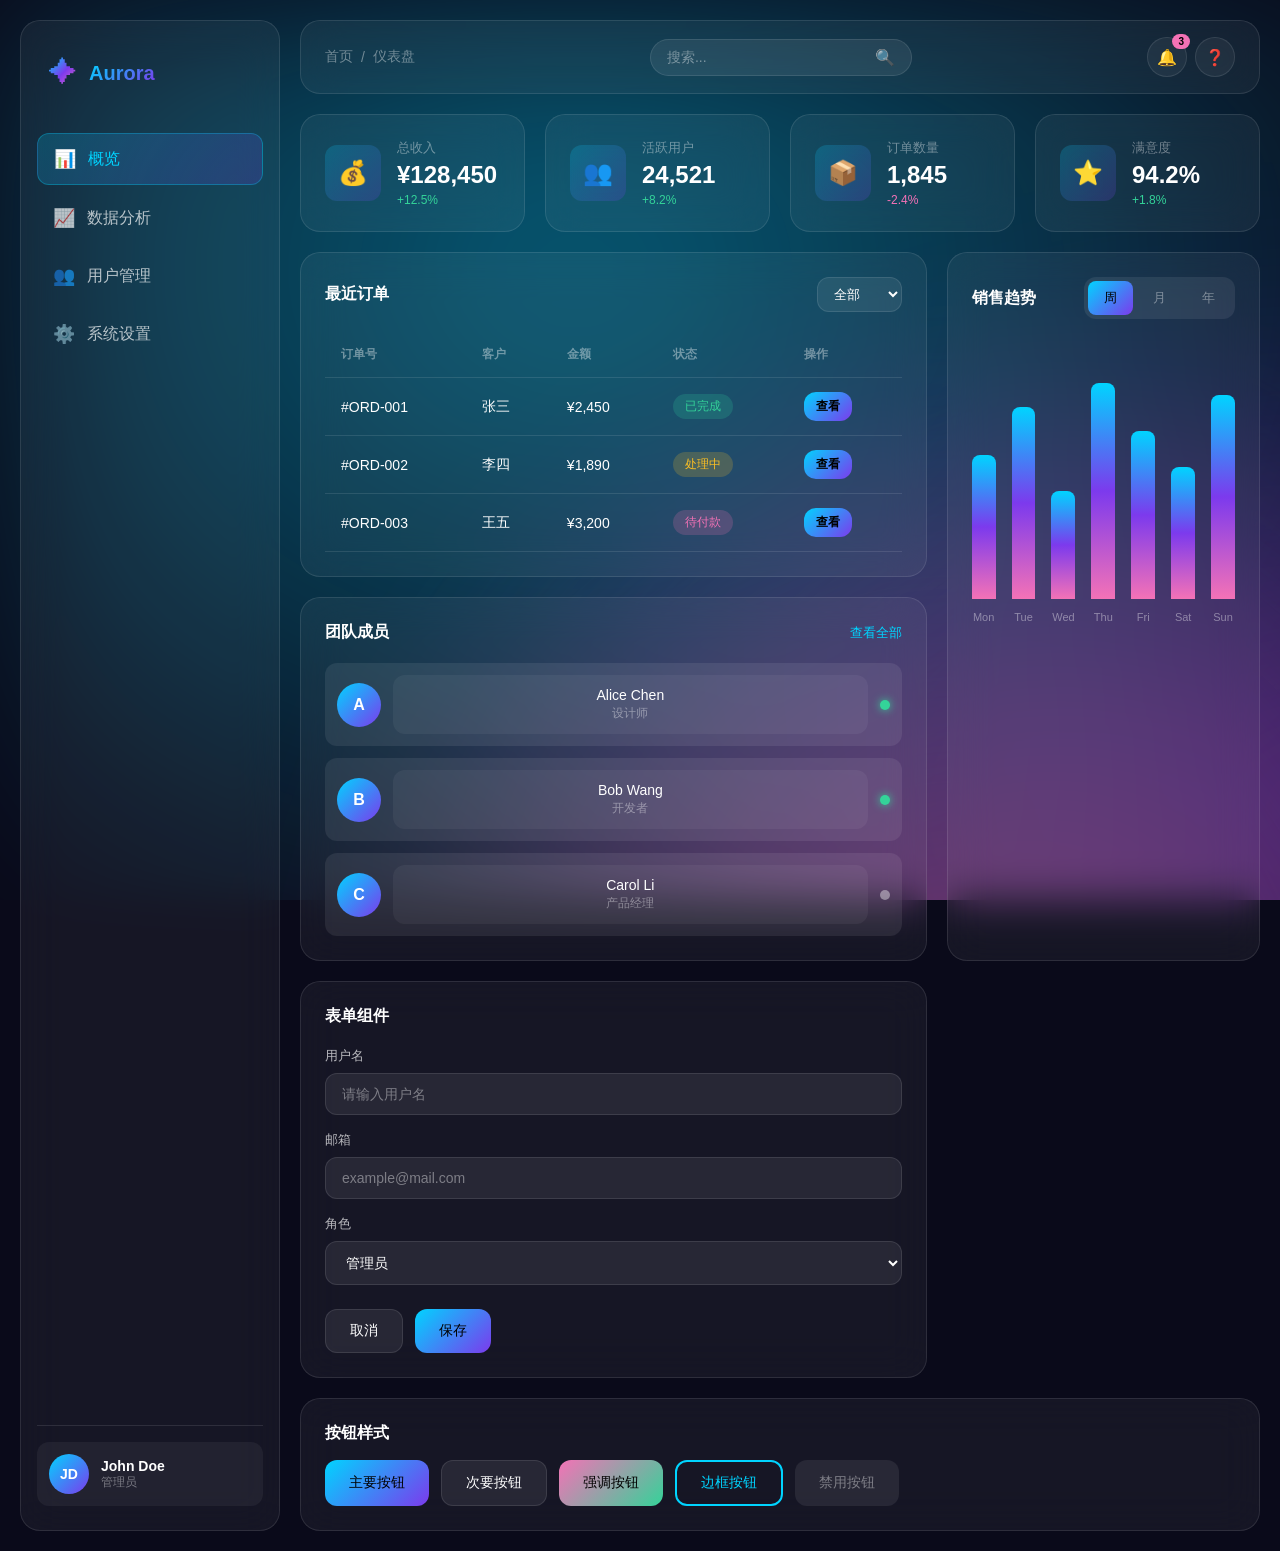
<file: aurora-ui/index.html>
<!DOCTYPE html>
<html lang="zh-CN">
<head>
    <meta charset="UTF-8">
    <meta name="viewport" content="width=device-width, initial-scale=1.0">
    <title>Aurora UI DemoUI</title>
    <link rel="stylesheet" href="styles.css">
</head>
<body>
    <div class="aurora-bg">
        <div class="aurora-layer aurora-1"></div>
        <div class="aurora-layer aurora-2"></div>
        <div class="aurora-layer aurora-3"></div>
    </div>

    <div class="app-container">
        <!-- 侧边栏 -->
        <aside class="sidebar">
            <div class="logo">
                <span class="logo-icon">✦</span>
                <span class="logo-text">Aurora</span>
            </div>
            <nav class="nav-menu">
                <a href="#" class="nav-item active">
                    <span class="nav-icon">📊</span>
                    <span>概览</span>
                </a>
                <a href="#" class="nav-item">
                    <span class="nav-icon">📈</span>
                    <span>数据分析</span>
                </a>
                <a href="#" class="nav-item">
                    <span class="nav-icon">👥</span>
                    <span>用户管理</span>
                </a>
                <a href="#" class="nav-item">
                    <span class="nav-icon">⚙️</span>
                    <span>系统设置</span>
                </a>
            </nav>
            <div class="sidebar-footer">
                <div class="user-info">
                    <div class="user-avatar">JD</div>
                    <div class="user-details">
                        <span class="user-name">John Doe</span>
                        <span class="user-role">管理员</span>
                    </div>
                </div>
            </div>
        </aside>

        <!-- 主内容区 -->
        <main class="main-content">
            <!-- 顶部导航 -->
            <header class="top-nav">
                <div class="breadcrumb">
                    <span>首页</span>
                    <span class="separator">/</span>
                    <span>仪表盘</span>
                </div>
                <div class="search-box">
                    <input type="text" placeholder="搜索...">
                    <button class="search-btn">🔍</button>
                </div>
                <div class="nav-actions">
                    <button class="icon-btn notification">
                        🔔
                        <span class="badge">3</span>
                    </button>
                    <button class="icon-btn">❓</button>
                </div>
            </header>

            <!-- 统计卡片 -->
            <section class="stats-grid">
                <div class="stat-card">
                    <div class="stat-icon">💰</div>
                    <div class="stat-content">
                        <span class="stat-label">总收入</span>
                        <span class="stat-value">¥128,450</span>
                        <span class="stat-change positive">+12.5%</span>
                    </div>
                </div>
                <div class="stat-card">
                    <div class="stat-icon">👥</div>
                    <div class="stat-content">
                        <span class="stat-label">活跃用户</span>
                        <span class="stat-value">24,521</span>
                        <span class="stat-change positive">+8.2%</span>
                    </div>
                </div>
                <div class="stat-card">
                    <div class="stat-icon">📦</div>
                    <div class="stat-content">
                        <span class="stat-label">订单数量</span>
                        <span class="stat-value">1,845</span>
                        <span class="stat-change negative">-2.4%</span>
                    </div>
                </div>
                <div class="stat-card">
                    <div class="stat-icon">⭐</div>
                    <div class="stat-content">
                        <span class="stat-label">满意度</span>
                        <span class="stat-value">94.2%</span>
                        <span class="stat-change positive">+1.8%</span>
                    </div>
                </div>
            </section>

            <!-- 内容区域 -->
            <section class="content-grid">
                <!-- 数据表格 -->
                <div class="card table-card">
                    <div class="card-header">
                        <h3>最近订单</h3>
                        <select class="filter-select">
                            <option>全部</option>
                            <option>待处理</option>
                            <option>已完成</option>
                        </select>
                    </div>
                    <div class="table-container">
                        <table>
                            <thead>
                                <tr>
                                    <th>订单号</th>
                                    <th>客户</th>
                                    <th>金额</th>
                                    <th>状态</th>
                                    <th>操作</th>
                                </tr>
                            </thead>
                            <tbody>
                                <tr>
                                    <td>#ORD-001</td>
                                    <td>张三</td>
                                    <td>¥2,450</td>
                                    <td><span class="status-badge success">已完成</span></td>
                                    <td><button class="btn-small">查看</button></td>
                                </tr>
                                <tr>
                                    <td>#ORD-002</td>
                                    <td>李四</td>
                                    <td>¥1,890</td>
                                    <td><span class="status-badge warning">处理中</span></td>
                                    <td><button class="btn-small">查看</button></td>
                                </tr>
                                <tr>
                                    <td>#ORD-003</td>
                                    <td>王五</td>
                                    <td>¥3,200</td>
                                    <td><span class="status-badge danger">待付款</span></td>
                                    <td><button class="btn-small">查看</button></td>
                                </tr>
                            </tbody>
                        </table>
                    </div>
                </div>

                <!-- 图表区域 -->
                <div class="card chart-card">
                    <div class="card-header">
                        <h3>销售趋势</h3>
                        <div class="tabs">
                            <button class="tab active">周</button>
                            <button class="tab">月</button>
                            <button class="tab">年</button>
                        </div>
                    </div>
                    <div class="chart-placeholder">
                        <div class="chart-bars">
                            <div class="bar" style="height: 60%"><span>Mon</span></div>
                            <div class="bar" style="height: 80%"><span>Tue</span></div>
                            <div class="bar" style="height: 45%"><span>Wed</span></div>
                            <div class="bar" style="height: 90%"><span>Thu</span></div>
                            <div class="bar" style="height: 70%"><span>Fri</span></div>
                            <div class="bar" style="height: 55%"><span>Sat</span></div>
                            <div class="bar" style="height: 85%"><span>Sun</span></div>
                        </div>
                    </div>
                </div>

                <!-- 团队成员 -->
                <div class="card user-card">
                    <div class="card-header">
                        <h3>团队成员</h3>
                        <button class="btn-text">查看全部</button>
                    </div>
                    <div class="user-list">
                        <div class="user-item">
                            <div class="avatar">A</div>
                            <div class="user-info">
                                <span class="name">Alice Chen</span>
                                <span class="role">设计师</span>
                            </div>
                            <span class="status online"></span>
                        </div>
                        <div class="user-item">
                            <div class="avatar">B</div>
                            <div class="user-info">
                                <span class="name">Bob Wang</span>
                                <span class="role">开发者</span>
                            </div>
                            <span class="status online"></span>
                        </div>
                        <div class="user-item">
                            <div class="avatar">C</div>
                            <div class="user-info">
                                <span class="name">Carol Li</span>
                                <span class="role">产品经理</span>
                            </div>
                            <span class="status offline"></span>
                        </div>
                    </div>
                </div>

                <!-- 表单组件 -->
                <div class="card form-card">
                    <div class="card-header">
                        <h3>表单组件</h3>
                    </div>
                    <form class="demo-form">
                        <div class="form-group">
                            <label>用户名</label>
                            <input type="text" placeholder="请输入用户名">
                        </div>
                        <div class="form-group">
                            <label>邮箱</label>
                            <input type="email" placeholder="example@mail.com">
                        </div>
                        <div class="form-group">
                            <label>角色</label>
                            <select>
                                <option>管理员</option>
                                <option>编辑</option>
                                <option>访客</option>
                            </select>
                        </div>
                        <div class="form-actions">
                            <button type="button" class="btn btn-secondary">取消</button>
                            <button type="submit" class="btn btn-primary">保存</button>
                        </div>
                    </form>
                </div>
            </section>

            <!-- 按钮展示区 -->
            <section class="button-showcase">
                <h3>按钮样式</h3>
                <div class="button-grid">
                    <button class="btn btn-primary">主要按钮</button>
                    <button class="btn btn-secondary">次要按钮</button>
                    <button class="btn btn-accent">强调按钮</button>
                    <button class="btn btn-outline">边框按钮</button>
                    <button class="btn btn-disabled" disabled>禁用按钮</button>
                </div>
            </section>
        </main>
    </div>

    <script src="script.js"></script>
</body>
</html>
</file>
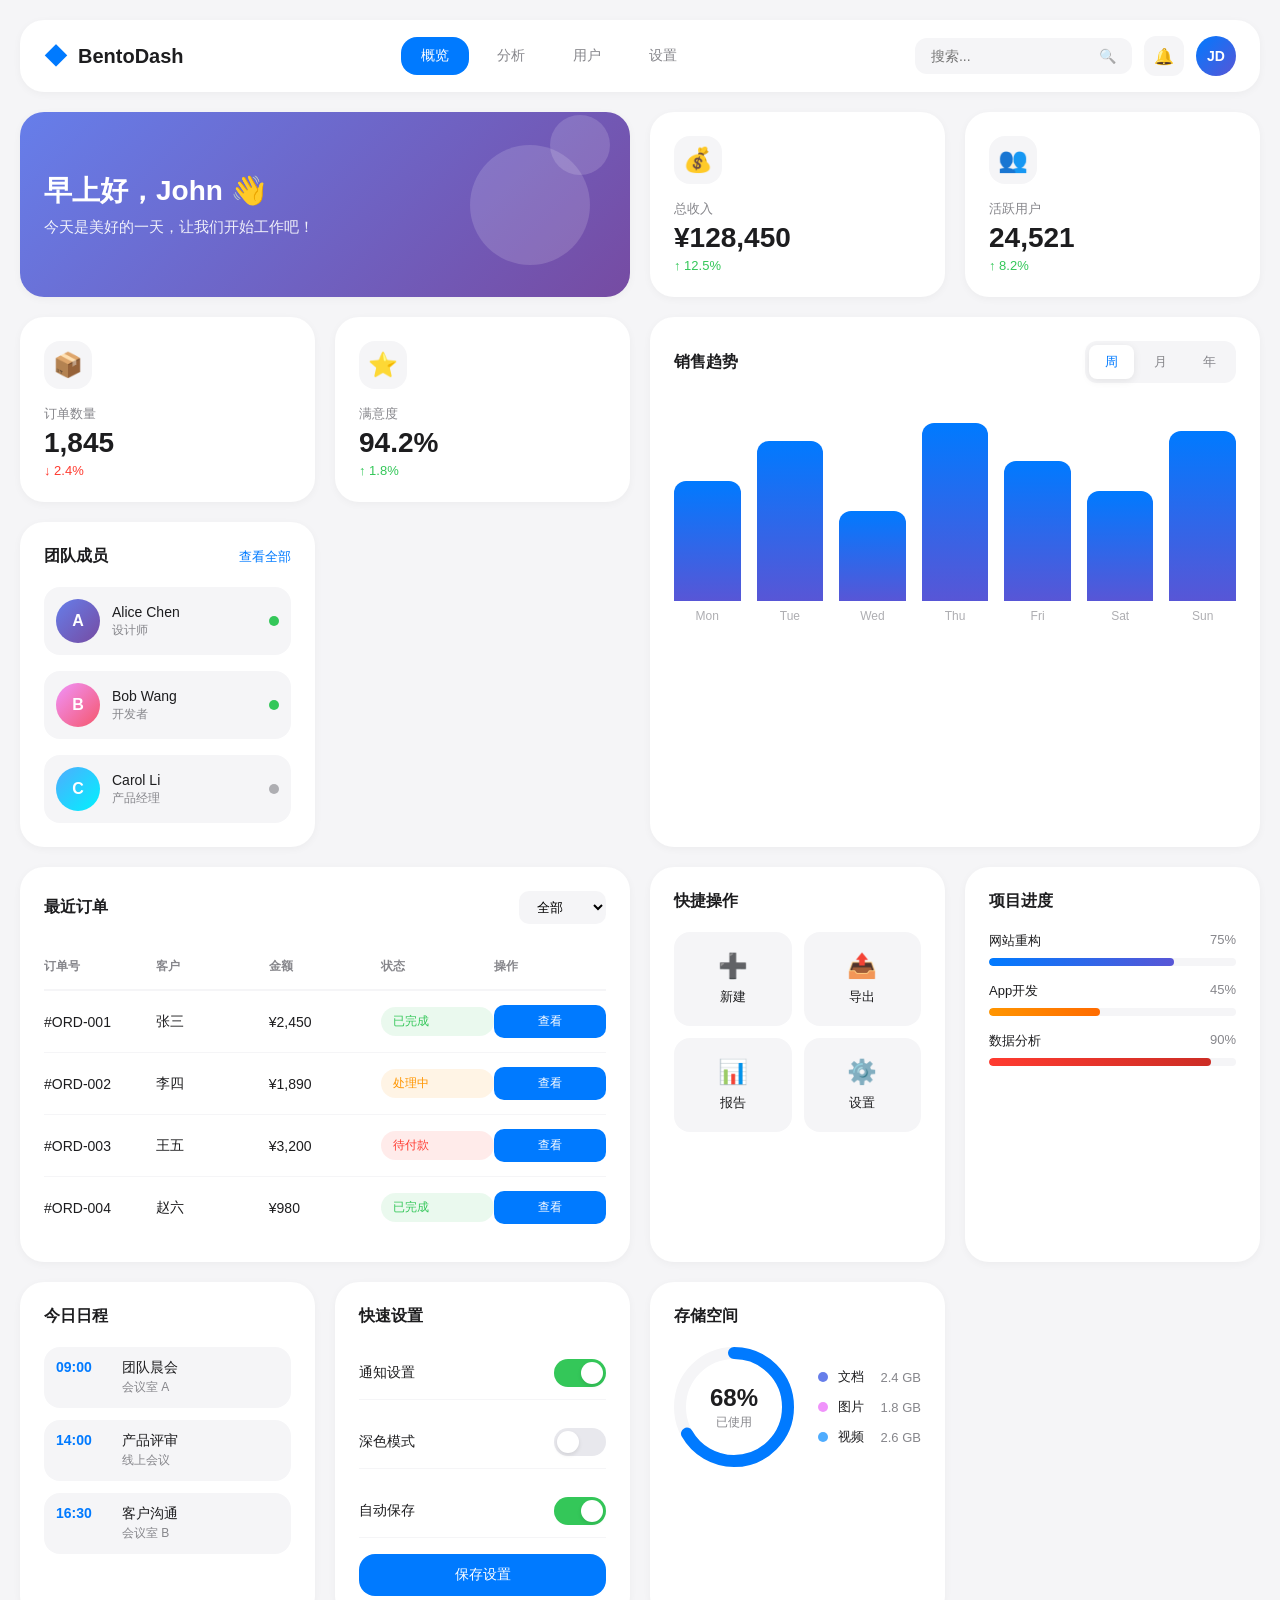
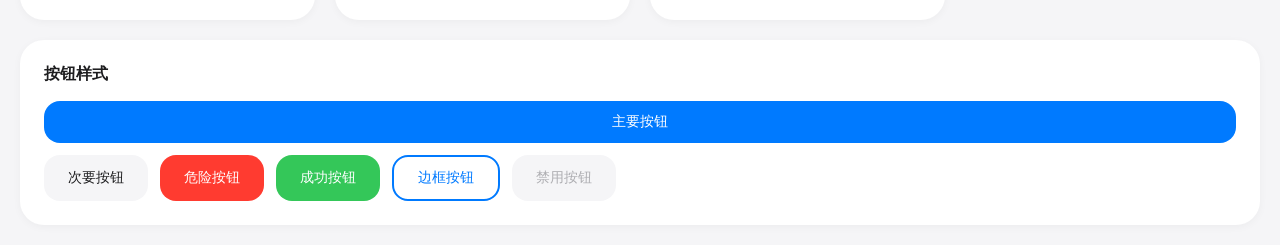
<file: bento-grid/index.html>
<!DOCTYPE html>
<html lang="zh-CN">
<head>
    <meta charset="UTF-8">
    <meta name="viewport" content="width=device-width, initial-scale=1.0">
    <title>Bento Grid DemoUI</title>
    <link rel="stylesheet" href="styles.css">
</head>
<body>
    <div class="app-container">
        <!-- 顶部导航 -->
        <header class="top-nav">
            <div class="logo">
                <span class="logo-icon">◆</span>
                <span class="logo-text">BentoDash</span>
            </div>
            <nav class="nav-links">
                <a href="#" class="nav-link active">概览</a>
                <a href="#" class="nav-link">分析</a>
                <a href="#" class="nav-link">用户</a>
                <a href="#" class="nav-link">设置</a>
            </nav>
            <div class="nav-actions">
                <div class="search-box">
                    <input type="text" placeholder="搜索...">
                    <span class="search-icon">🔍</span>
                </div>
                <button class="icon-btn">🔔</button>
                <div class="user-avatar">JD</div>
            </div>
        </header>

        <!-- Bento Grid 布局 -->
        <main class="bento-grid">
            <!-- 欢迎卡片 -->
            <div class="bento-card welcome-card">
                <div class="welcome-content">
                    <h1>早上好，John 👋</h1>
                    <p>今天是美好的一天，让我们开始工作吧！</p>
                </div>
                <div class="welcome-decoration">
                    <div class="deco-circle"></div>
                    <div class="deco-circle small"></div>
                </div>
            </div>

            <!-- 总收入 -->
            <div class="bento-card stat-card income">
                <div class="stat-icon">💰</div>
                <div class="stat-content">
                    <span class="stat-label">总收入</span>
                    <span class="stat-value">¥128,450</span>
                    <span class="stat-change positive">↑ 12.5%</span>
                </div>
            </div>

            <!-- 活跃用户 -->
            <div class="bento-card stat-card users">
                <div class="stat-icon">👥</div>
                <div class="stat-content">
                    <span class="stat-label">活跃用户</span>
                    <span class="stat-value">24,521</span>
                    <span class="stat-change positive">↑ 8.2%</span>
                </div>
            </div>

            <!-- 订单数量 -->
            <div class="bento-card stat-card orders">
                <div class="stat-icon">📦</div>
                <div class="stat-content">
                    <span class="stat-label">订单数量</span>
                    <span class="stat-value">1,845</span>
                    <span class="stat-change negative">↓ 2.4%</span>
                </div>
            </div>

            <!-- 满意度 -->
            <div class="bento-card stat-card satisfaction">
                <div class="stat-icon">⭐</div>
                <div class="stat-content">
                    <span class="stat-label">满意度</span>
                    <span class="stat-value">94.2%</span>
                    <span class="stat-change positive">↑ 1.8%</span>
                </div>
            </div>

            <!-- 图表卡片 -->
            <div class="bento-card chart-card large">
                <div class="card-header">
                    <h3>销售趋势</h3>
                    <div class="tabs">
                        <button class="tab active">周</button>
                        <button class="tab">月</button>
                        <button class="tab">年</button>
                    </div>
                </div>
                <div class="chart-area">
                    <div class="chart-bars">
                        <div class="bar-group">
                            <div class="bar" style="height: 60%"></div>
                            <span>Mon</span>
                        </div>
                        <div class="bar-group">
                            <div class="bar" style="height: 80%"></div>
                            <span>Tue</span>
                        </div>
                        <div class="bar-group">
                            <div class="bar" style="height: 45%"></div>
                            <span>Wed</span>
                        </div>
                        <div class="bar-group">
                            <div class="bar" style="height: 90%"></div>
                            <span>Thu</span>
                        </div>
                        <div class="bar-group">
                            <div class="bar" style="height: 70%"></div>
                            <span>Fri</span>
                        </div>
                        <div class="bar-group">
                            <div class="bar" style="height: 55%"></div>
                            <span>Sat</span>
                        </div>
                        <div class="bar-group">
                            <div class="bar" style="height: 85%"></div>
                            <span>Sun</span>
                        </div>
                    </div>
                </div>
            </div>

            <!-- 团队成员 -->
            <div class="bento-card team-card">
                <div class="card-header">
                    <h3>团队成员</h3>
                    <button class="btn-text">查看全部</button>
                </div>
                <div class="team-list">
                    <div class="team-member">
                        <div class="member-avatar" style="background: linear-gradient(135deg, #667eea, #764ba2);">A</div>
                        <div class="member-info">
                            <span class="member-name">Alice Chen</span>
                            <span class="member-role">设计师</span>
                        </div>
                        <span class="status-dot online"></span>
                    </div>
                    <div class="team-member">
                        <div class="member-avatar" style="background: linear-gradient(135deg, #f093fb, #f5576c);">B</div>
                        <div class="member-info">
                            <span class="member-name">Bob Wang</span>
                            <span class="member-role">开发者</span>
                        </div>
                        <span class="status-dot online"></span>
                    </div>
                    <div class="team-member">
                        <div class="member-avatar" style="background: linear-gradient(135deg, #4facfe, #00f2fe);">C</div>
                        <div class="member-info">
                            <span class="member-name">Carol Li</span>
                            <span class="member-role">产品经理</span>
                        </div>
                        <span class="status-dot offline"></span>
                    </div>
                </div>
            </div>

            <!-- 最近订单 -->
            <div class="bento-card orders-card wide">
                <div class="card-header">
                    <h3>最近订单</h3>
                    <select class="filter-select">
                        <option>全部</option>
                        <option>待处理</option>
                        <option>已完成</option>
                    </select>
                </div>
                <div class="orders-table">
                    <div class="table-row header">
                        <span>订单号</span>
                        <span>客户</span>
                        <span>金额</span>
                        <span>状态</span>
                        <span>操作</span>
                    </div>
                    <div class="table-row">
                        <span>#ORD-001</span>
                        <span>张三</span>
                        <span>¥2,450</span>
                        <span class="status-badge success">已完成</span>
                        <button class="btn-small">查看</button>
                    </div>
                    <div class="table-row">
                        <span>#ORD-002</span>
                        <span>李四</span>
                        <span>¥1,890</span>
                        <span class="status-badge warning">处理中</span>
                        <button class="btn-small">查看</button>
                    </div>
                    <div class="table-row">
                        <span>#ORD-003</span>
                        <span>王五</span>
                        <span>¥3,200</span>
                        <span class="status-badge danger">待付款</span>
                        <button class="btn-small">查看</button>
                    </div>
                    <div class="table-row">
                        <span>#ORD-004</span>
                        <span>赵六</span>
                        <span>¥980</span>
                        <span class="status-badge success">已完成</span>
                        <button class="btn-small">查看</button>
                    </div>
                </div>
            </div>

            <!-- 快捷操作 -->
            <div class="bento-card actions-card">
                <div class="card-header">
                    <h3>快捷操作</h3>
                </div>
                <div class="quick-actions">
                    <button class="action-btn">
                        <span class="action-icon">➕</span>
                        <span>新建</span>
                    </button>
                    <button class="action-btn">
                        <span class="action-icon">📤</span>
                        <span>导出</span>
                    </button>
                    <button class="action-btn">
                        <span class="action-icon">📊</span>
                        <span>报告</span>
                    </button>
                    <button class="action-btn">
                        <span class="action-icon">⚙️</span>
                        <span>设置</span>
                    </button>
                </div>
            </div>

            <!-- 进度卡片 -->
            <div class="bento-card progress-card">
                <div class="card-header">
                    <h3>项目进度</h3>
                </div>
                <div class="progress-list">
                    <div class="progress-item">
                        <div class="progress-info">
                            <span class="project-name">网站重构</span>
                            <span class="progress-percent">75%</span>
                        </div>
                        <div class="progress-bar">
                            <div class="progress-fill" style="width: 75%"></div>
                        </div>
                    </div>
                    <div class="progress-item">
                        <div class="progress-info">
                            <span class="project-name">App开发</span>
                            <span class="progress-percent">45%</span>
                        </div>
                        <div class="progress-bar">
                            <div class="progress-fill warning" style="width: 45%"></div>
                        </div>
                    </div>
                    <div class="progress-item">
                        <div class="progress-info">
                            <span class="project-name">数据分析</span>
                            <span class="progress-percent">90%</span>
                        </div>
                        <div class="progress-bar">
                            <div class="progress-fill danger" style="width: 90%"></div>
                        </div>
                    </div>
                </div>
            </div>

            <!-- 日历卡片 -->
            <div class="bento-card calendar-card">
                <div class="card-header">
                    <h3>今日日程</h3>
                </div>
                <div class="schedule-list">
                    <div class="schedule-item">
                        <div class="schedule-time">09:00</div>
                        <div class="schedule-content">
                            <span class="schedule-title">团队晨会</span>
                            <span class="schedule-location">会议室 A</span>
                        </div>
                    </div>
                    <div class="schedule-item">
                        <div class="schedule-time">14:00</div>
                        <div class="schedule-content">
                            <span class="schedule-title">产品评审</span>
                            <span class="schedule-location">线上会议</span>
                        </div>
                    </div>
                    <div class="schedule-item">
                        <div class="schedule-time">16:30</div>
                        <div class="schedule-content">
                            <span class="schedule-title">客户沟通</span>
                            <span class="schedule-location">会议室 B</span>
                        </div>
                    </div>
                </div>
            </div>

            <!-- 表单卡片 -->
            <div class="bento-card form-card">
                <div class="card-header">
                    <h3>快速设置</h3>
                </div>
                <form class="settings-form">
                    <div class="form-row">
                        <label>通知设置</label>
                        <label class="toggle">
                            <input type="checkbox" checked>
                            <span class="toggle-slider"></span>
                        </label>
                    </div>
                    <div class="form-row">
                        <label>深色模式</label>
                        <label class="toggle">
                            <input type="checkbox">
                            <span class="toggle-slider"></span>
                        </label>
                    </div>
                    <div class="form-row">
                        <label>自动保存</label>
                        <label class="toggle">
                            <input type="checkbox" checked>
                            <span class="toggle-slider"></span>
                        </label>
                    </div>
                    <button type="submit" class="btn-primary">保存设置</button>
                </form>
            </div>

            <!-- 存储使用 -->
            <div class="bento-card storage-card">
                <div class="card-header">
                    <h3>存储空间</h3>
                </div>
                <div class="storage-info">
                    <div class="storage-circle">
                        <svg viewBox="0 0 100 100">
                            <circle class="storage-bg" cx="50" cy="50" r="45"/>
                            <circle class="storage-fill" cx="50" cy="50" r="45" style="stroke-dashoffset: 94.2"/>
                        </svg>
                        <div class="storage-text">
                            <span class="storage-used">68%</span>
                            <span class="storage-label">已使用</span>
                        </div>
                    </div>
                    <div class="storage-details">
                        <div class="storage-item">
                            <span class="color-dot" style="background: #667eea"></span>
                            <span>文档</span>
                            <span>2.4 GB</span>
                        </div>
                        <div class="storage-item">
                            <span class="color-dot" style="background: #f093fb"></span>
                            <span>图片</span>
                            <span>1.8 GB</span>
                        </div>
                        <div class="storage-item">
                            <span class="color-dot" style="background: #4facfe"></span>
                            <span>视频</span>
                            <span>2.6 GB</span>
                        </div>
                    </div>
                </div>
            </div>
        </main>

        <!-- 按钮展示 -->
        <section class="button-showcase">
            <h3>按钮样式</h3>
            <div class="button-grid">
                <button class="btn-primary">主要按钮</button>
                <button class="btn-secondary">次要按钮</button>
                <button class="btn-danger">危险按钮</button>
                <button class="btn-success">成功按钮</button>
                <button class="btn-outline">边框按钮</button>
                <button class="btn-disabled" disabled>禁用按钮</button>
            </div>
        </section>
    </div>

    <script src="script.js"></script>
</body>
</html>
</file>
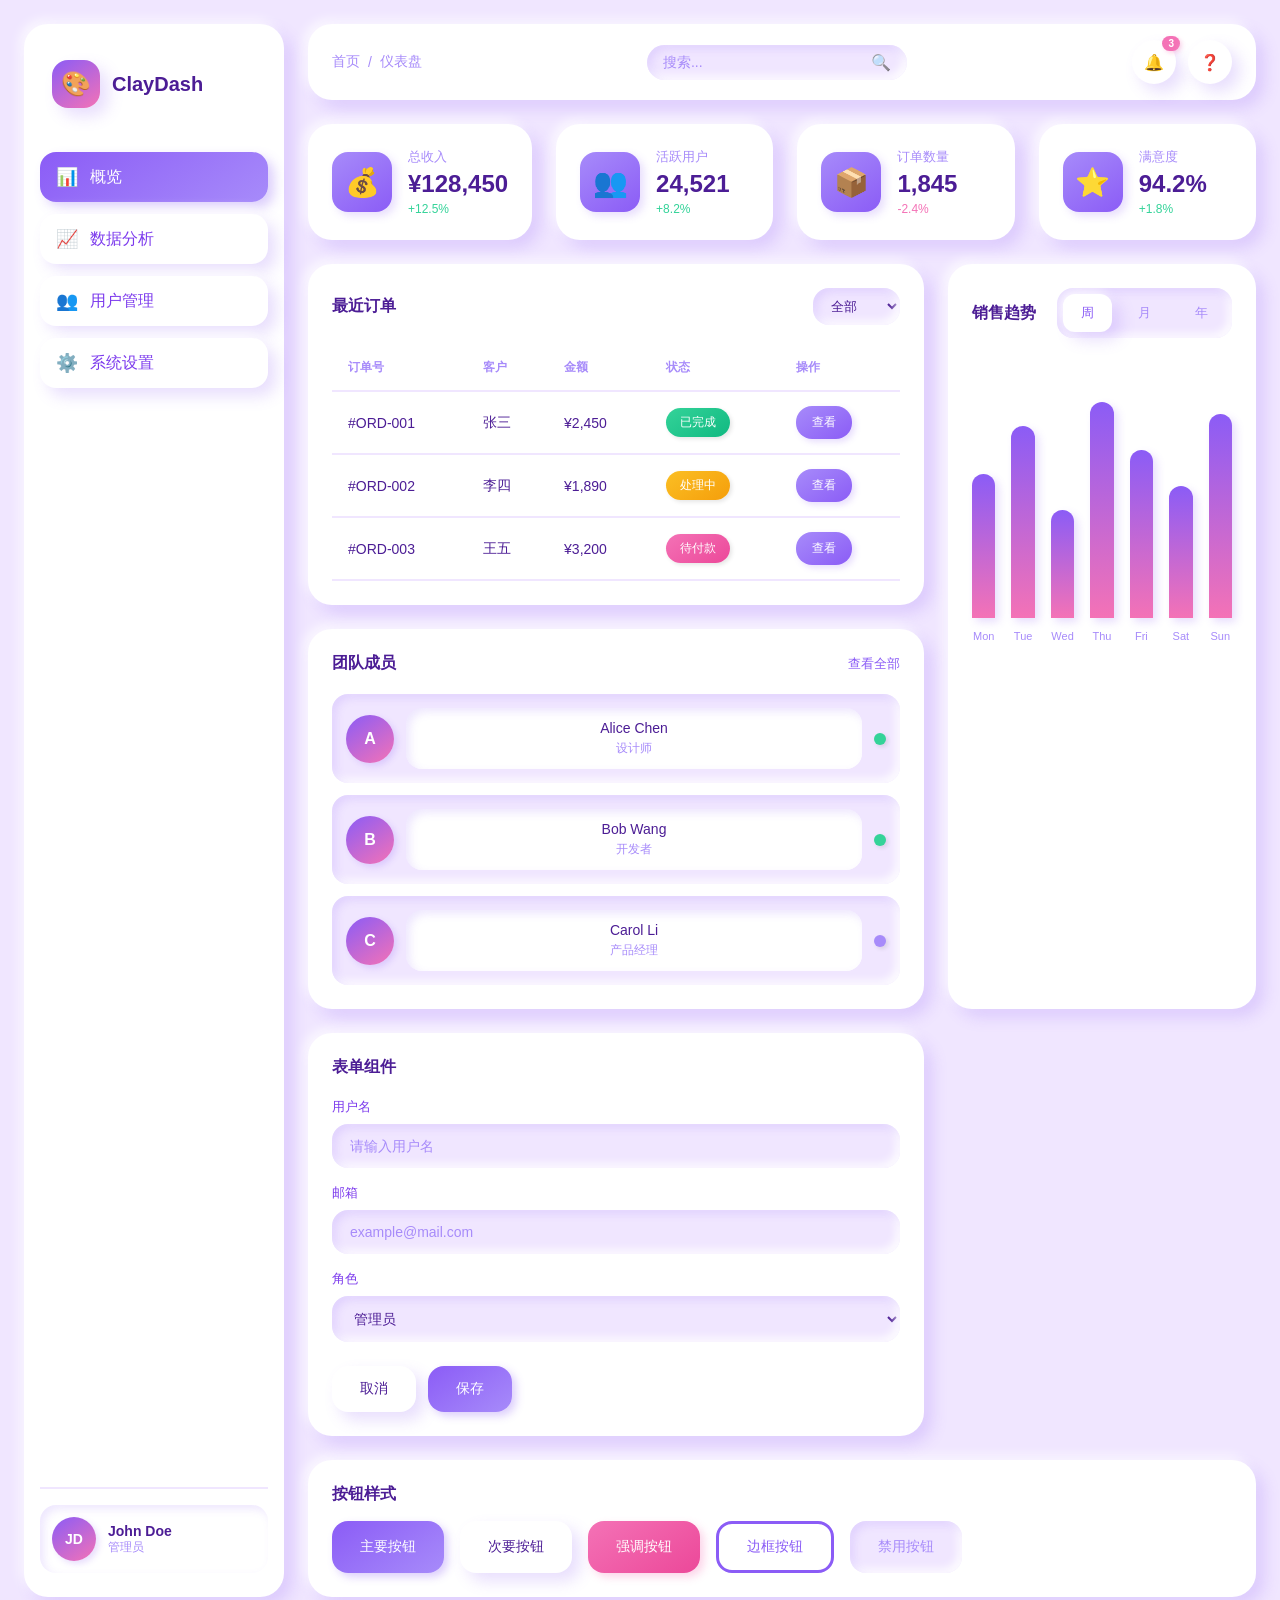
<file: claymorphism/index.html>
<!DOCTYPE html>
<html lang="zh-CN">
<head>
    <meta charset="UTF-8">
    <meta name="viewport" content="width=device-width, initial-scale=1.0">
    <title>Claymorphism DemoUI</title>
    <link rel="stylesheet" href="styles.css">
</head>
<body>
    <div class="app-container">
        <!-- 侧边栏 -->
        <aside class="sidebar">
            <div class="logo">
                <div class="logo-icon">🎨</div>
                <span class="logo-text">ClayDash</span>
            </div>
            <nav class="nav-menu">
                <a href="#" class="nav-item active">
                    <span class="nav-icon">📊</span>
                    <span>概览</span>
                </a>
                <a href="#" class="nav-item">
                    <span class="nav-icon">📈</span>
                    <span>数据分析</span>
                </a>
                <a href="#" class="nav-item">
                    <span class="nav-icon">👥</span>
                    <span>用户管理</span>
                </a>
                <a href="#" class="nav-item">
                    <span class="nav-icon">⚙️</span>
                    <span>系统设置</span>
                </a>
            </nav>
            <div class="sidebar-footer">
                <div class="user-info">
                    <div class="user-avatar">JD</div>
                    <div class="user-details">
                        <span class="user-name">John Doe</span>
                        <span class="user-role">管理员</span>
                    </div>
                </div>
            </div>
        </aside>

        <!-- 主内容区 -->
        <main class="main-content">
            <!-- 顶部导航 -->
            <header class="top-nav">
                <div class="breadcrumb">
                    <span>首页</span>
                    <span class="separator">/</span>
                    <span>仪表盘</span>
                </div>
                <div class="search-box">
                    <input type="text" placeholder="搜索...">
                    <button class="search-btn">🔍</button>
                </div>
                <div class="nav-actions">
                    <button class="icon-btn notification">
                        🔔
                        <span class="badge">3</span>
                    </button>
                    <button class="icon-btn">❓</button>
                </div>
            </header>

            <!-- 统计卡片 -->
            <section class="stats-grid">
                <div class="stat-card">
                    <div class="stat-icon">💰</div>
                    <div class="stat-content">
                        <span class="stat-label">总收入</span>
                        <span class="stat-value">¥128,450</span>
                        <span class="stat-change positive">+12.5%</span>
                    </div>
                </div>
                <div class="stat-card">
                    <div class="stat-icon">👥</div>
                    <div class="stat-content">
                        <span class="stat-label">活跃用户</span>
                        <span class="stat-value">24,521</span>
                        <span class="stat-change positive">+8.2%</span>
                    </div>
                </div>
                <div class="stat-card">
                    <div class="stat-icon">📦</div>
                    <div class="stat-content">
                        <span class="stat-label">订单数量</span>
                        <span class="stat-value">1,845</span>
                        <span class="stat-change negative">-2.4%</span>
                    </div>
                </div>
                <div class="stat-card">
                    <div class="stat-icon">⭐</div>
                    <div class="stat-content">
                        <span class="stat-label">满意度</span>
                        <span class="stat-value">94.2%</span>
                        <span class="stat-change positive">+1.8%</span>
                    </div>
                </div>
            </section>

            <!-- 内容区域 -->
            <section class="content-grid">
                <!-- 数据表格 -->
                <div class="card table-card">
                    <div class="card-header">
                        <h3>最近订单</h3>
                        <select class="filter-select">
                            <option>全部</option>
                            <option>待处理</option>
                            <option>已完成</option>
                        </select>
                    </div>
                    <div class="table-container">
                        <table>
                            <thead>
                                <tr>
                                    <th>订单号</th>
                                    <th>客户</th>
                                    <th>金额</th>
                                    <th>状态</th>
                                    <th>操作</th>
                                </tr>
                            </thead>
                            <tbody>
                                <tr>
                                    <td>#ORD-001</td>
                                    <td>张三</td>
                                    <td>¥2,450</td>
                                    <td><span class="status-badge success">已完成</span></td>
                                    <td><button class="btn-small">查看</button></td>
                                </tr>
                                <tr>
                                    <td>#ORD-002</td>
                                    <td>李四</td>
                                    <td>¥1,890</td>
                                    <td><span class="status-badge warning">处理中</span></td>
                                    <td><button class="btn-small">查看</button></td>
                                </tr>
                                <tr>
                                    <td>#ORD-003</td>
                                    <td>王五</td>
                                    <td>¥3,200</td>
                                    <td><span class="status-badge danger">待付款</span></td>
                                    <td><button class="btn-small">查看</button></td>
                                </tr>
                            </tbody>
                        </table>
                    </div>
                </div>

                <!-- 图表区域 -->
                <div class="card chart-card">
                    <div class="card-header">
                        <h3>销售趋势</h3>
                        <div class="tabs">
                            <button class="tab active">周</button>
                            <button class="tab">月</button>
                            <button class="tab">年</button>
                        </div>
                    </div>
                    <div class="chart-placeholder">
                        <div class="chart-bars">
                            <div class="bar" style="height: 60%"><span>Mon</span></div>
                            <div class="bar" style="height: 80%"><span>Tue</span></div>
                            <div class="bar" style="height: 45%"><span>Wed</span></div>
                            <div class="bar" style="height: 90%"><span>Thu</span></div>
                            <div class="bar" style="height: 70%"><span>Fri</span></div>
                            <div class="bar" style="height: 55%"><span>Sat</span></div>
                            <div class="bar" style="height: 85%"><span>Sun</span></div>
                        </div>
                    </div>
                </div>

                <!-- 团队成员 -->
                <div class="card user-card">
                    <div class="card-header">
                        <h3>团队成员</h3>
                        <button class="btn-text">查看全部</button>
                    </div>
                    <div class="user-list">
                        <div class="user-item">
                            <div class="avatar">A</div>
                            <div class="user-info">
                                <span class="name">Alice Chen</span>
                                <span class="role">设计师</span>
                            </div>
                            <span class="status online"></span>
                        </div>
                        <div class="user-item">
                            <div class="avatar">B</div>
                            <div class="user-info">
                                <span class="name">Bob Wang</span>
                                <span class="role">开发者</span>
                            </div>
                            <span class="status online"></span>
                        </div>
                        <div class="user-item">
                            <div class="avatar">C</div>
                            <div class="user-info">
                                <span class="name">Carol Li</span>
                                <span class="role">产品经理</span>
                            </div>
                            <span class="status offline"></span>
                        </div>
                    </div>
                </div>

                <!-- 表单组件 -->
                <div class="card form-card">
                    <div class="card-header">
                        <h3>表单组件</h3>
                    </div>
                    <form class="demo-form">
                        <div class="form-group">
                            <label>用户名</label>
                            <input type="text" placeholder="请输入用户名">
                        </div>
                        <div class="form-group">
                            <label>邮箱</label>
                            <input type="email" placeholder="example@mail.com">
                        </div>
                        <div class="form-group">
                            <label>角色</label>
                            <select>
                                <option>管理员</option>
                                <option>编辑</option>
                                <option>访客</option>
                            </select>
                        </div>
                        <div class="form-actions">
                            <button type="button" class="btn btn-secondary">取消</button>
                            <button type="submit" class="btn btn-primary">保存</button>
                        </div>
                    </form>
                </div>
            </section>

            <!-- 按钮展示区 -->
            <section class="button-showcase">
                <h3>按钮样式</h3>
                <div class="button-grid">
                    <button class="btn btn-primary">主要按钮</button>
                    <button class="btn btn-secondary">次要按钮</button>
                    <button class="btn btn-accent">强调按钮</button>
                    <button class="btn btn-outline">边框按钮</button>
                    <button class="btn btn-disabled" disabled>禁用按钮</button>
                </div>
            </section>
        </main>
    </div>

    <script src="script.js"></script>
</body>
</html>
</file>
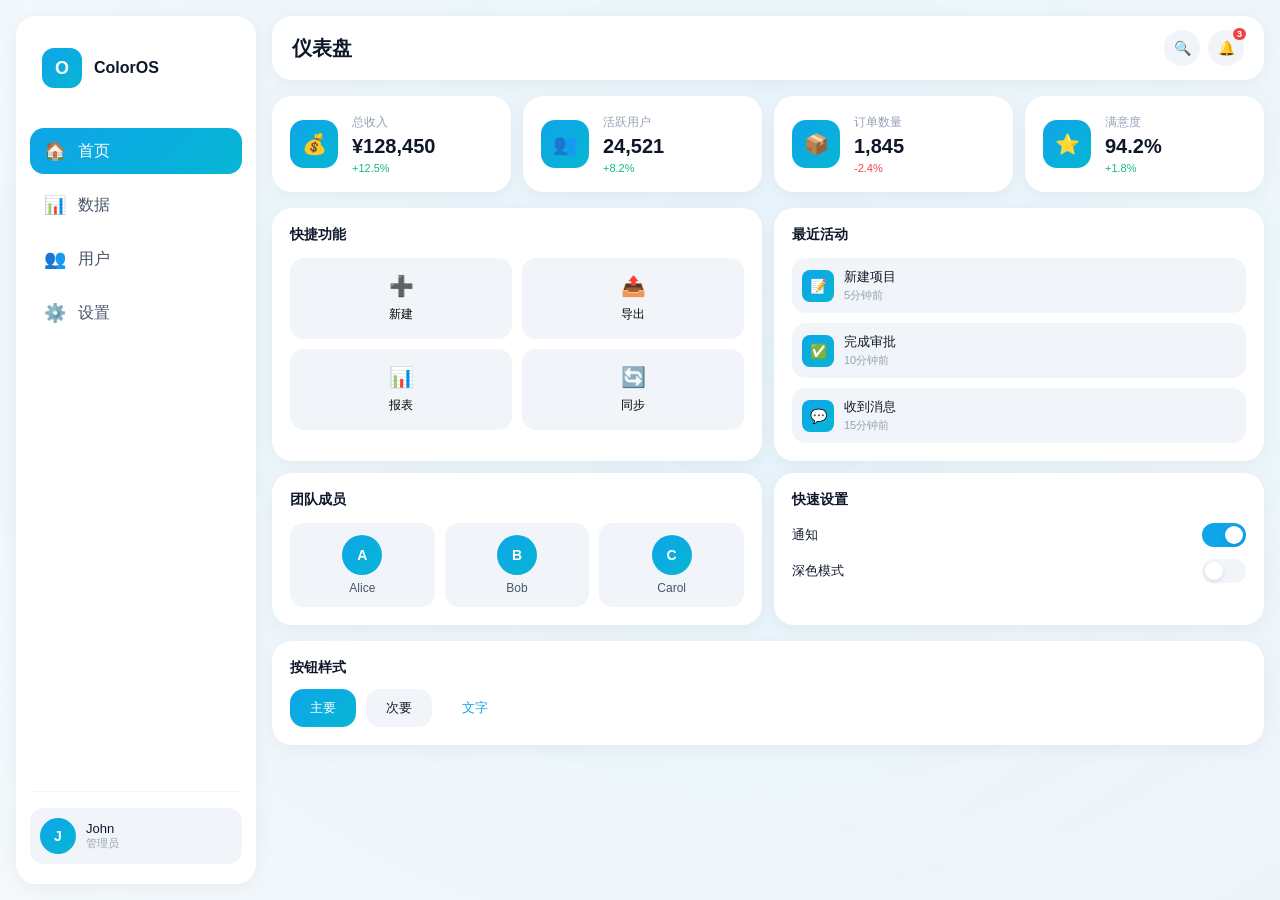
<file: coloros/index.html>
<!DOCTYPE html>
<html lang="zh-CN">
<head>
    <meta charset="UTF-8">
    <meta name="viewport" content="width=device-width, initial-scale=1.0">
    <title>OPPO ColorOS DemoUI</title>
    <link rel="stylesheet" href="styles.css">
</head>
<body>
    <div class="background">
        <div class="water-gradient"></div>
    </div>

    <div class="app-container">
        <!-- 侧边栏 -->
        <aside class="sidebar">
            <div class="logo">
                <div class="logo-icon">O</div>
                <span class="logo-text">ColorOS</span>
            </div>
            <nav class="nav-menu">
                <a href="#" class="nav-item active">
                    <span class="nav-icon">🏠</span>
                    <span>首页</span>
                </a>
                <a href="#" class="nav-item">
                    <span class="nav-icon">📊</span>
                    <span>数据</span>
                </a>
                <a href="#" class="nav-item">
                    <span class="nav-icon">👥</span>
                    <span>用户</span>
                </a>
                <a href="#" class="nav-item">
                    <span class="nav-icon">⚙️</span>
                    <span>设置</span>
                </a>
            </nav>
            <div class="sidebar-footer">
                <div class="user-info">
                    <div class="user-avatar">J</div>
                    <div class="user-details">
                        <span class="user-name">John</span>
                        <span class="user-role">管理员</span>
                    </div>
                </div>
            </div>
        </aside>

        <!-- 主内容区 -->
        <main class="main-content">
            <!-- 顶部导航 -->
            <header class="top-nav">
                <div class="page-title">仪表盘</div>
                <div class="nav-actions">
                    <button class="icon-btn">🔍</button>
                    <button class="icon-btn notification">🔔<span class="badge">3</span></button>
                </div>
            </header>

            <!-- 统计卡片 -->
            <section class="stats-grid">
                <div class="stat-card">
                    <div class="stat-icon">💰</div>
                    <div class="stat-content">
                        <span class="stat-label">总收入</span>
                        <span class="stat-value">¥128,450</span>
                        <span class="stat-change positive">+12.5%</span>
                    </div>
                </div>
                <div class="stat-card">
                    <div class="stat-icon">👥</div>
                    <div class="stat-content">
                        <span class="stat-label">活跃用户</span>
                        <span class="stat-value">24,521</span>
                        <span class="stat-change positive">+8.2%</span>
                    </div>
                </div>
                <div class="stat-card">
                    <div class="stat-icon">📦</div>
                    <div class="stat-content">
                        <span class="stat-label">订单数量</span>
                        <span class="stat-value">1,845</span>
                        <span class="stat-change negative">-2.4%</span>
                    </div>
                </div>
                <div class="stat-card">
                    <div class="stat-icon">⭐</div>
                    <div class="stat-content">
                        <span class="stat-label">满意度</span>
                        <span class="stat-value">94.2%</span>
                        <span class="stat-change positive">+1.8%</span>
                    </div>
                </div>
            </section>

            <!-- 内容卡片 -->
            <section class="content-cards">
                <!-- 快捷功能 -->
                <div class="card quick-actions">
                    <h3 class="card-title">快捷功能</h3>
                    <div class="action-grid">
                        <button class="action-btn">
                            <span class="action-icon">➕</span>
                            <span>新建</span>
                        </button>
                        <button class="action-btn">
                            <span class="action-icon">📤</span>
                            <span>导出</span>
                        </button>
                        <button class="action-btn">
                            <span class="action-icon">📊</span>
                            <span>报表</span>
                        </button>
                        <button class="action-btn">
                            <span class="action-icon">🔄</span>
                            <span>同步</span>
                        </button>
                    </div>
                </div>

                <!-- 最近活动 -->
                <div class="card recent-activity">
                    <h3 class="card-title">最近活动</h3>
                    <div class="activity-list">
                        <div class="activity-item">
                            <div class="activity-icon">📝</div>
                            <div class="activity-content">
                                <span class="activity-title">新建项目</span>
                                <span class="activity-time">5分钟前</span>
                            </div>
                        </div>
                        <div class="activity-item">
                            <div class="activity-icon">✅</div>
                            <div class="activity-content">
                                <span class="activity-title">完成审批</span>
                                <span class="activity-time">10分钟前</span>
                            </div>
                        </div>
                        <div class="activity-item">
                            <div class="activity-icon">💬</div>
                            <div class="activity-content">
                                <span class="activity-title">收到消息</span>
                                <span class="activity-time">15分钟前</span>
                            </div>
                        </div>
                    </div>
                </div>

                <!-- 团队成员 -->
                <div class="card team-card">
                    <h3 class="card-title">团队成员</h3>
                    <div class="team-list">
                        <div class="team-member">
                            <div class="member-avatar">A</div>
                            <span class="member-name">Alice</span>
                        </div>
                        <div class="team-member">
                            <div class="member-avatar">B</div>
                            <span class="member-name">Bob</span>
                        </div>
                        <div class="team-member">
                            <div class="member-avatar">C</div>
                            <span class="member-name">Carol</span>
                        </div>
                    </div>
                </div>

                <!-- 设置卡片 -->
                <div class="card settings-card">
                    <h3 class="card-title">快速设置</h3>
                    <div class="settings-list">
                        <div class="setting-item">
                            <span>通知</span>
                            <label class="switch">
                                <input type="checkbox" checked>
                                <span class="slider"></span>
                            </label>
                        </div>
                        <div class="setting-item">
                            <span>深色模式</span>
                            <label class="switch">
                                <input type="checkbox">
                                <span class="slider"></span>
                            </label>
                        </div>
                    </div>
                </div>
            </section>

            <!-- 按钮展示 -->
            <section class="button-showcase">
                <h3>按钮样式</h3>
                <div class="button-grid">
                    <button class="btn btn-primary">主要</button>
                    <button class="btn btn-secondary">次要</button>
                    <button class="btn btn-text">文字</button>
                </div>
            </section>
        </main>
    </div>

    <script src="script.js"></script>
</body>
</html>
</file>
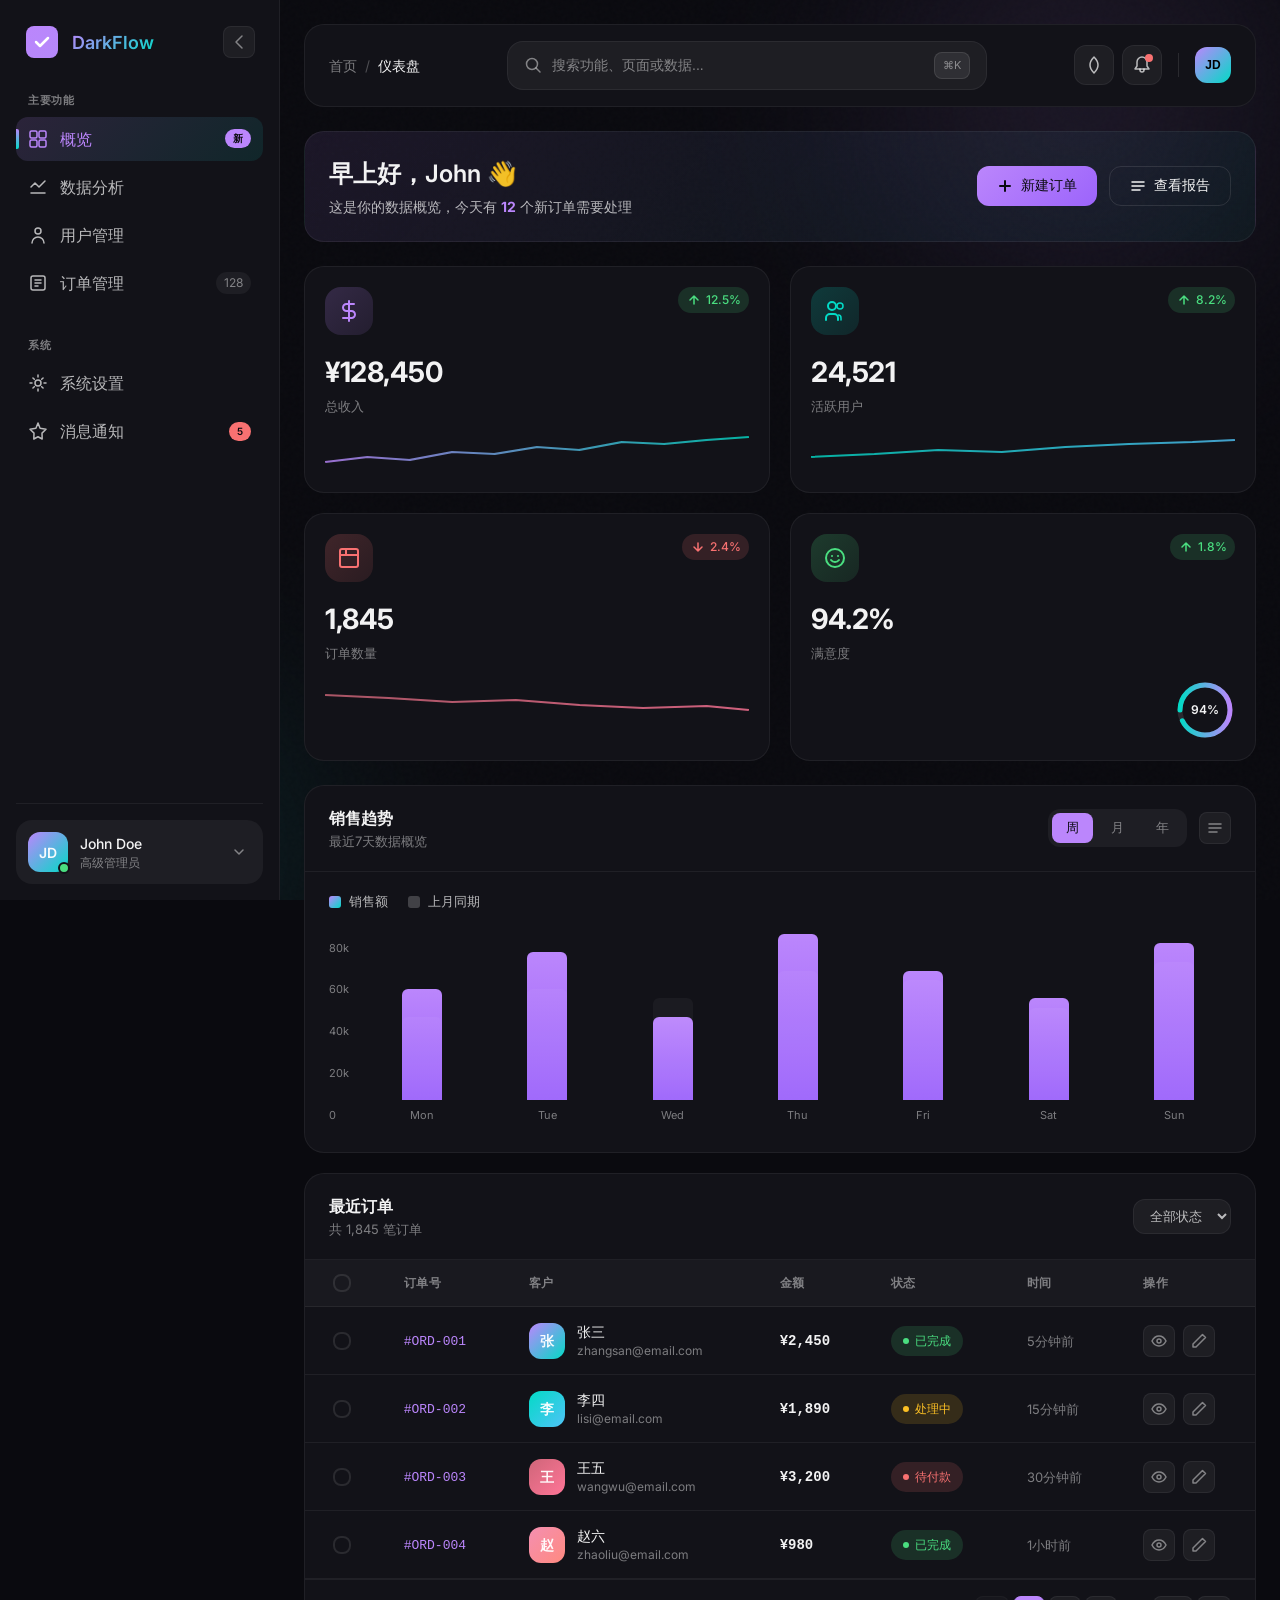
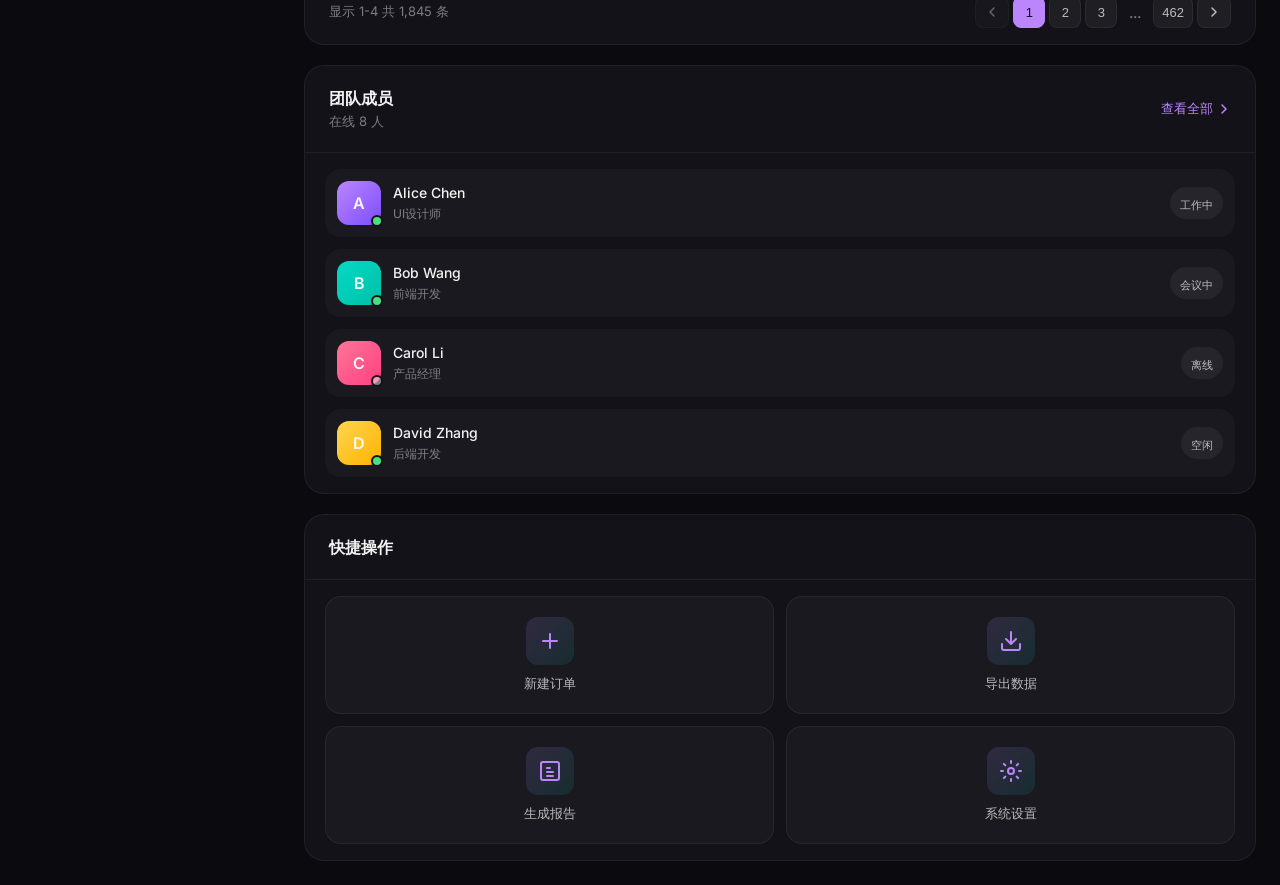
<file: dark-mode/index.html>
<!DOCTYPE html>
<html lang="zh-CN">
<head>
    <meta charset="UTF-8">
    <meta name="viewport" content="width=device-width, initial-scale=1.0">
    <title>Dark Mode Excellence - 深度优化版</title>
    <link rel="stylesheet" href="styles.css">
    <link href="https://fonts.googleapis.com/css2?family=Inter:wght@300;400;500;600;700&display=swap" rel="stylesheet">
</head>
<body>
    <!-- 背景装饰 -->
    <div class="bg-decoration">
        <div class="gradient-orb orb-1"></div>
        <div class="gradient-orb orb-2"></div>
        <div class="noise-overlay"></div>
    </div>

    <div class="app-container">
        <!-- 侧边栏 -->
        <aside class="sidebar">
            <div class="sidebar-header">
                <div class="logo">
                    <div class="logo-icon">
                        <svg width="32" height="32" viewBox="0 0 32 32" fill="none">
                            <rect width="32" height="32" rx="8" fill="url(#logo-gradient)"/>
                            <path d="M10 16L14 20L22 12" stroke="white" stroke-width="2.5" stroke-linecap="round" stroke-linejoin="round"/>
                            <defs>
                                <linearGradient id="logo-gradient" x1="0" y1="0" x2="32" y2="32">
                                    <stop stop-color="#bb86fc"/>
                                    <stop offset="1" stop-color="#03dac6"/>
                                </linearGradient>
                            </defs>
                        </svg>
                    </div>
                    <span class="logo-text">DarkFlow</span>
                </div>
                <button class="collapse-btn">
                    <svg width="20" height="20" viewBox="0 0 20 20" fill="none">
                        <path d="M13 4L7 10L13 16" stroke="currentColor" stroke-width="1.5" stroke-linecap="round" stroke-linejoin="round"/>
                    </svg>
                </button>
            </div>

            <nav class="nav-menu">
                <div class="nav-section">
                    <span class="nav-section-title">主要功能</span>
                    <a href="#" class="nav-item active">
                        <span class="nav-icon">
                            <svg width="20" height="20" viewBox="0 0 20 20" fill="none">
                                <rect x="2" y="2" width="7" height="7" rx="1.5" stroke="currentColor" stroke-width="1.5"/>
                                <rect x="11" y="2" width="7" height="7" rx="1.5" stroke="currentColor" stroke-width="1.5"/>
                                <rect x="2" y="11" width="7" height="7" rx="1.5" stroke="currentColor" stroke-width="1.5"/>
                                <rect x="11" y="11" width="7" height="7" rx="1.5" stroke="currentColor" stroke-width="1.5"/>
                            </svg>
                        </span>
                        <span>概览</span>
                        <span class="nav-badge">新</span>
                    </a>
                    <a href="#" class="nav-item">
                        <span class="nav-icon">
                            <svg width="20" height="20" viewBox="0 0 20 20" fill="none">
                                <path d="M3 10L7 6L11 10L17 4" stroke="currentColor" stroke-width="1.5" stroke-linecap="round" stroke-linejoin="round"/>
                                <path d="M3 16H17" stroke="currentColor" stroke-width="1.5" stroke-linecap="round"/>
                            </svg>
                        </span>
                        <span>数据分析</span>
                    </a>
                    <a href="#" class="nav-item">
                        <span class="nav-icon">
                            <svg width="20" height="20" viewBox="0 0 20 20" fill="none">
                                <circle cx="10" cy="6" r="3" stroke="currentColor" stroke-width="1.5"/>
                                <path d="M4 18C4 14.6863 6.68629 12 10 12C13.3137 12 16 14.6863 16 18" stroke="currentColor" stroke-width="1.5" stroke-linecap="round"/>
                            </svg>
                        </span>
                        <span>用户管理</span>
                    </a>
                    <a href="#" class="nav-item">
                        <span class="nav-icon">
                            <svg width="20" height="20" viewBox="0 0 20 20" fill="none">
                                <rect x="3" y="3" width="14" height="14" rx="2" stroke="currentColor" stroke-width="1.5"/>
                                <path d="M7 7H13M7 10H13M7 13H10" stroke="currentColor" stroke-width="1.5" stroke-linecap="round"/>
                            </svg>
                        </span>
                        <span>订单管理</span>
                        <span class="nav-count">128</span>
                    </a>
                </div>

                <div class="nav-section">
                    <span class="nav-section-title">系统</span>
                    <a href="#" class="nav-item">
                        <span class="nav-icon">
                            <svg width="20" height="20" viewBox="0 0 20 20" fill="none">
                                <circle cx="10" cy="10" r="3" stroke="currentColor" stroke-width="1.5"/>
                                <path d="M10 2V4M10 16V18M2 10H4M16 10H18M4.93 4.93L6.34 6.34M13.66 13.66L15.07 15.07M15.07 4.93L13.66 6.34M6.34 13.66L4.93 15.07" stroke="currentColor" stroke-width="1.5" stroke-linecap="round"/>
                            </svg>
                        </span>
                        <span>系统设置</span>
                    </a>
                    <a href="#" class="nav-item">
                        <span class="nav-icon">
                            <svg width="20" height="20" viewBox="0 0 20 20" fill="none">
                                <path d="M10 2L12.09 7.26L18 8.27L14 12.14L14.18 18.02L10 15.77L5.82 18.02L6 12.14L2 8.27L7.91 7.26L10 2Z" stroke="currentColor" stroke-width="1.5" stroke-linecap="round" stroke-linejoin="round"/>
                            </svg>
                        </span>
                        <span>消息通知</span>
                        <span class="nav-badge danger">5</span>
                    </a>
                </div>
            </nav>

            <div class="sidebar-footer">
                <div class="user-card">
                    <div class="user-avatar">
                        <span>JD</span>
                        <span class="online-indicator"></span>
                    </div>
                    <div class="user-details">
                        <span class="user-name">John Doe</span>
                        <span class="user-role">高级管理员</span>
                    </div>
                    <button class="user-menu-btn">
                        <svg width="16" height="16" viewBox="0 0 16 16" fill="none">
                            <path d="M4 6L8 10L12 6" stroke="currentColor" stroke-width="1.5" stroke-linecap="round" stroke-linejoin="round"/>
                        </svg>
                    </button>
                </div>
            </div>
        </aside>

        <!-- 主内容区 -->
        <main class="main-content">
            <!-- 顶部导航 -->
            <header class="top-nav">
                <div class="nav-left">
                    <div class="breadcrumb">
                        <span class="breadcrumb-item">首页</span>
                        <span class="breadcrumb-separator">/</span>
                        <span class="breadcrumb-item current">仪表盘</span>
                    </div>
                </div>
                <div class="nav-center">
                    <div class="search-box">
                        <svg class="search-icon" width="18" height="18" viewBox="0 0 18 18" fill="none">
                            <circle cx="8" cy="8" r="5.5" stroke="currentColor" stroke-width="1.5"/>
                            <path d="M12 12L16 16" stroke="currentColor" stroke-width="1.5" stroke-linecap="round"/>
                        </svg>
                        <input type="text" placeholder="搜索功能、页面或数据...">
                        <kbd class="search-shortcut">⌘K</kbd>
                    </div>
                </div>
                <div class="nav-right">
                    <button class="nav-icon-btn" title="主题切换">
                        <svg width="20" height="20" viewBox="0 0 20 20" fill="none">
                            <path d="M10 2C10 2 14 6 14 10C14 14 10 18 10 18C10 18 6 14 6 10C6 6 10 2 10 2Z" stroke="currentColor" stroke-width="1.5" stroke-linecap="round" stroke-linejoin="round"/>
                        </svg>
                    </button>
                    <button class="nav-icon-btn notification-btn" title="通知">
                        <svg width="20" height="20" viewBox="0 0 20 20" fill="none">
                            <path d="M10 2C7.23858 2 5 4.23858 5 7V11L3 14H17L15 11V7C15 4.23858 12.7614 2 10 2Z" stroke="currentColor" stroke-width="1.5" stroke-linecap="round" stroke-linejoin="round"/>
                            <path d="M8 14V15C8 16.1046 8.89543 17 10 17C11.1046 17 12 16.1046 12 15V14" stroke="currentColor" stroke-width="1.5" stroke-linecap="round" stroke-linejoin="round"/>
                        </svg>
                        <span class="notification-dot"></span>
                    </button>
                    <div class="nav-divider"></div>
                    <button class="user-profile-btn">
                        <div class="user-avatar-small">JD</div>
                    </button>
                </div>
            </header>

            <!-- 欢迎区域 -->
            <section class="welcome-section">
                <div class="welcome-content">
                    <h1 class="welcome-title">早上好，John 👋</h1>
                    <p class="welcome-subtitle">这是你的数据概览，今天有 <strong>12</strong> 个新订单需要处理</p>
                </div>
                <div class="welcome-actions">
                    <button class="btn btn-primary">
                        <svg width="16" height="16" viewBox="0 0 16 16" fill="none">
                            <path d="M8 3V13M3 8H13" stroke="currentColor" stroke-width="2" stroke-linecap="round"/>
                        </svg>
                        新建订单
                    </button>
                    <button class="btn btn-ghost">
                        <svg width="16" height="16" viewBox="0 0 16 16" fill="none">
                            <path d="M2 4H14M2 8H14M2 12H10" stroke="currentColor" stroke-width="1.5" stroke-linecap="round"/>
                        </svg>
                        查看报告
                    </button>
                </div>
            </section>

            <!-- 统计卡片 -->
            <section class="stats-section">
                <div class="stat-card">
                    <div class="stat-card-header">
                        <div class="stat-icon income">
                            <svg width="24" height="24" viewBox="0 0 24 24" fill="none">
                                <path d="M12 2V22M17 5H9.5C8.57174 5 7.6815 5.36875 7.02513 6.02513C6.36875 6.6815 6 7.57174 6 8.5C6 9.42826 6.36875 10.3185 7.02513 10.9749C7.6815 11.6313 8.57174 12 9.5 12H14.5C15.4283 12 16.3185 12.3687 16.9749 13.0251C17.6313 13.6815 18 14.5717 18 15.5C18 16.4283 17.6313 17.3185 16.9749 17.9749C16.3185 18.6313 15.4283 19 14.5 19H6" stroke="currentColor" stroke-width="2" stroke-linecap="round" stroke-linejoin="round"/>
                            </svg>
                        </div>
                        <span class="stat-trend up">
                            <svg width="16" height="16" viewBox="0 0 16 16" fill="none">
                                <path d="M8 12V4M8 4L4 8M8 4L12 8" stroke="currentColor" stroke-width="1.5" stroke-linecap="round" stroke-linejoin="round"/>
                            </svg>
                            12.5%
                        </span>
                    </div>
                    <div class="stat-card-body">
                        <span class="stat-value">¥128,450</span>
                        <span class="stat-label">总收入</span>
                    </div>
                    <div class="stat-chart">
                        <svg width="100%" height="40" viewBox="0 0 200 40" preserveAspectRatio="none">
                            <path d="M0 30 L20 25 L40 28 L60 20 L80 22 L100 15 L120 18 L140 10 L160 12 L180 8 L200 5" stroke="url(#income-gradient)" stroke-width="2" fill="none"/>
                            <defs>
                                <linearGradient id="income-gradient" x1="0%" y1="0%" x2="100%" y2="0%">
                                    <stop offset="0%" stop-color="#bb86fc"/>
                                    <stop offset="100%" stop-color="#03dac6"/>
                                </linearGradient>
                            </defs>
                        </svg>
                    </div>
                </div>

                <div class="stat-card">
                    <div class="stat-card-header">
                        <div class="stat-icon users">
                            <svg width="24" height="24" viewBox="0 0 24 24" fill="none">
                                <circle cx="9" cy="7" r="4" stroke="currentColor" stroke-width="2"/>
                                <path d="M3 21V19C3 16.7909 4.79086 15 7 15H11C13.2091 15 15 16.7909 15 19V21" stroke="currentColor" stroke-width="2" stroke-linecap="round"/>
                                <circle cx="17" cy="7" r="3" stroke="currentColor" stroke-width="1.5"/>
                                <path d="M18 21V19C18 17.3431 16.8807 16 15.5 16" stroke="currentColor" stroke-width="1.5" stroke-linecap="round"/>
                            </svg>
                        </div>
                        <span class="stat-trend up">
                            <svg width="16" height="16" viewBox="0 0 16 16" fill="none">
                                <path d="M8 12V4M8 4L4 8M8 4L12 8" stroke="currentColor" stroke-width="1.5" stroke-linecap="round" stroke-linejoin="round"/>
                            </svg>
                            8.2%
                        </span>
                    </div>
                    <div class="stat-card-body">
                        <span class="stat-value">24,521</span>
                        <span class="stat-label">活跃用户</span>
                    </div>
                    <div class="stat-chart">
                        <svg width="100%" height="40" viewBox="0 0 200 40" preserveAspectRatio="none">
                            <path d="M0 25 L30 22 L60 18 L90 20 L120 15 L150 12 L180 10 L200 8" stroke="url(#users-gradient)" stroke-width="2" fill="none"/>
                            <defs>
                                <linearGradient id="users-gradient" x1="0%" y1="0%" x2="100%" y2="0%">
                                    <stop offset="0%" stop-color="#03dac6"/>
                                    <stop offset="100%" stop-color="#4fc3f7"/>
                                </linearGradient>
                            </defs>
                        </svg>
                    </div>
                </div>

                <div class="stat-card">
                    <div class="stat-card-header">
                        <div class="stat-icon orders">
                            <svg width="24" height="24" viewBox="0 0 24 24" fill="none">
                                <rect x="3" y="3" width="18" height="18" rx="2" stroke="currentColor" stroke-width="2"/>
                                <path d="M3 9H21" stroke="currentColor" stroke-width="2"/>
                                <path d="M9 3V9" stroke="currentColor" stroke-width="2"/>
                            </svg>
                        </div>
                        <span class="stat-trend down">
                            <svg width="16" height="16" viewBox="0 0 16 16" fill="none">
                                <path d="M8 4V12M8 12L4 8M8 12L12 8" stroke="currentColor" stroke-width="1.5" stroke-linecap="round" stroke-linejoin="round"/>
                            </svg>
                            2.4%
                        </span>
                    </div>
                    <div class="stat-card-body">
                        <span class="stat-value">1,845</span>
                        <span class="stat-label">订单数量</span>
                    </div>
                    <div class="stat-chart">
                        <svg width="100%" height="40" viewBox="0 0 200 40" preserveAspectRatio="none">
                            <path d="M0 15 L30 18 L60 22 L90 20 L120 25 L150 28 L180 26 L200 30" stroke="url(#orders-gradient)" stroke-width="2" fill="none"/>
                            <defs>
                                <linearGradient id="orders-gradient" x1="0%" y1="0%" x2="100%" y2="0%">
                                    <stop offset="0%" stop-color="#cf6679"/>
                                    <stop offset="100%" stop-color="#ff7597"/>
                                </linearGradient>
                            </defs>
                        </svg>
                    </div>
                </div>

                <div class="stat-card">
                    <div class="stat-card-header">
                        <div class="stat-icon satisfaction">
                            <svg width="24" height="24" viewBox="0 0 24 24" fill="none">
                                <circle cx="12" cy="12" r="9" stroke="currentColor" stroke-width="2"/>
                                <path d="M8 14C8 14 9.5 16 12 16C14.5 16 16 14 16 14" stroke="currentColor" stroke-width="2" stroke-linecap="round"/>
                                <circle cx="9" cy="10" r="1" fill="currentColor"/>
                                <circle cx="15" cy="10" r="1" fill="currentColor"/>
                            </svg>
                        </div>
                        <span class="stat-trend up">
                            <svg width="16" height="16" viewBox="0 0 16 16" fill="none">
                                <path d="M8 12V4M8 4L4 8M8 4L12 8" stroke="currentColor" stroke-width="1.5" stroke-linecap="round" stroke-linejoin="round"/>
                            </svg>
                            1.8%
                        </span>
                    </div>
                    <div class="stat-card-body">
                        <span class="stat-value">94.2%</span>
                        <span class="stat-label">满意度</span>
                    </div>
                    <div class="stat-progress">
                        <div class="progress-ring">
                            <svg width="60" height="60" viewBox="0 0 60 60">
                                <circle cx="30" cy="30" r="25" stroke="rgba(255,255,255,0.1)" stroke-width="5" fill="none"/>
                                <circle cx="30" cy="30" r="25" stroke="url(#satisfaction-gradient)" stroke-width="5" fill="none" stroke-dasharray="157" stroke-dashoffset="12" stroke-linecap="round" transform="rotate(-90 30 30)"/>
                                <defs>
                                    <linearGradient id="satisfaction-gradient" x1="0%" y1="0%" x2="100%" y2="0%">
                                        <stop offset="0%" stop-color="#bb86fc"/>
                                        <stop offset="100%" stop-color="#03dac6"/>
                                    </linearGradient>
                                </defs>
                            </svg>
                            <span class="progress-text">94%</span>
                        </div>
                    </div>
                </div>
            </section>

            <!-- 主要内容网格 -->
            <section class="content-grid">
                <!-- 销售图表 -->
                <div class="card chart-card">
                    <div class="card-header">
                        <div class="card-title-group">
                            <h3 class="card-title">销售趋势</h3>
                            <span class="card-subtitle">最近7天数据概览</span>
                        </div>
                        <div class="card-actions">
                            <div class="tabs">
                                <button class="tab active">周</button>
                                <button class="tab">月</button>
                                <button class="tab">年</button>
                            </div>
                            <button class="icon-btn-small">
                                <svg width="16" height="16" viewBox="0 0 16 16" fill="none">
                                    <path d="M2 4H14M2 8H14M2 12H10" stroke="currentColor" stroke-width="1.5" stroke-linecap="round"/>
                                </svg>
                            </button>
                        </div>
                    </div>
                    <div class="chart-body">
                        <div class="chart-legend">
                            <div class="legend-item">
                                <span class="legend-color" style="background: linear-gradient(135deg, #bb86fc, #03dac6);"></span>
                                <span>销售额</span>
                            </div>
                            <div class="legend-item">
                                <span class="legend-color" style="background: rgba(255,255,255,0.2);"></span>
                                <span>上月同期</span>
                            </div>
                        </div>
                        <div class="chart-container">
                            <div class="chart-y-axis">
                                <span>80k</span>
                                <span>60k</span>
                                <span>40k</span>
                                <span>20k</span>
                                <span>0</span>
                            </div>
                            <div class="chart-bars">
                                <div class="bar-group">
                                    <div class="bar current" style="height: 60%;" data-value="¥48,000">
                                        <div class="bar-tooltip">¥48,000</div>
                                    </div>
                                    <div class="bar previous" style="height: 45%;"></div>
                                    <span class="bar-label">Mon</span>
                                </div>
                                <div class="bar-group">
                                    <div class="bar current" style="height: 80%;" data-value="¥64,000">
                                        <div class="bar-tooltip">¥64,000</div>
                                    </div>
                                    <div class="bar previous" style="height: 60%;"></div>
                                    <span class="bar-label">Tue</span>
                                </div>
                                <div class="bar-group">
                                    <div class="bar current" style="height: 45%;" data-value="¥36,000">
                                        <div class="bar-tooltip">¥36,000</div>
                                    </div>
                                    <div class="bar previous" style="height: 55%;"></div>
                                    <span class="bar-label">Wed</span>
                                </div>
                                <div class="bar-group">
                                    <div class="bar current" style="height: 90%;" data-value="¥72,000">
                                        <div class="bar-tooltip">¥72,000</div>
                                    </div>
                                    <div class="bar previous" style="height: 70%;"></div>
                                    <span class="bar-label">Thu</span>
                                </div>
                                <div class="bar-group">
                                    <div class="bar current" style="height: 70%;" data-value="¥56,000">
                                        <div class="bar-tooltip">¥56,000</div>
                                    </div>
                                    <div class="bar previous" style="height: 65%;"></div>
                                    <span class="bar-label">Fri</span>
                                </div>
                                <div class="bar-group">
                                    <div class="bar current" style="height: 55%;" data-value="¥44,000">
                                        <div class="bar-tooltip">¥44,000</div>
                                    </div>
                                    <div class="bar previous" style="height: 50%;"></div>
                                    <span class="bar-label">Sat</span>
                                </div>
                                <div class="bar-group">
                                    <div class="bar current" style="height: 85%;" data-value="¥68,000">
                                        <div class="bar-tooltip">¥68,000</div>
                                    </div>
                                    <div class="bar previous" style="height: 75%;"></div>
                                    <span class="bar-label">Sun</span>
                                </div>
                            </div>
                        </div>
                    </div>
                </div>

                <!-- 最近订单 -->
                <div class="card table-card">
                    <div class="card-header">
                        <div class="card-title-group">
                            <h3 class="card-title">最近订单</h3>
                            <span class="card-subtitle">共 1,845 笔订单</span>
                        </div>
                        <div class="card-actions">
                            <select class="filter-select">
                                <option>全部状态</option>
                                <option>待处理</option>
                                <option>处理中</option>
                                <option>已完成</option>
                            </select>
                        </div>
                    </div>
                    <div class="table-container">
                        <table>
                            <thead>
                                <tr>
                                    <th>
                                        <label class="checkbox-wrapper">
                                            <input type="checkbox">
                                            <span class="checkmark"></span>
                                        </label>
                                    </th>
                                    <th>订单号</th>
                                    <th>客户</th>
                                    <th>金额</th>
                                    <th>状态</th>
                                    <th>时间</th>
                                    <th>操作</th>
                                </tr>
                            </thead>
                            <tbody>
                                <tr>
                                    <td>
                                        <label class="checkbox-wrapper">
                                            <input type="checkbox">
                                            <span class="checkmark"></span>
                                        </label>
                                    </td>
                                    <td>
                                        <span class="order-id">#ORD-001</span>
                                    </td>
                                    <td>
                                        <div class="customer-cell">
                                            <div class="customer-avatar">张</div>
                                            <div class="customer-info">
                                                <span class="customer-name">张三</span>
                                                <span class="customer-email">zhangsan@email.com</span>
                                            </div>
                                        </div>
                                    </td>
                                    <td>
                                        <span class="amount">¥2,450</span>
                                    </td>
                                    <td>
                                        <span class="status-badge success">
                                            <span class="status-dot"></span>
                                            已完成
                                        </span>
                                    </td>
                                    <td>
                                        <span class="time-text">5分钟前</span>
                                    </td>
                                    <td>
                                        <div class="action-buttons">
                                            <button class="action-btn" title="查看">
                                                <svg width="16" height="16" viewBox="0 0 16 16" fill="none">
                                                    <path d="M1 8C1 8 3.5 3 8 3C12.5 3 15 8 15 8C15 8 12.5 13 8 13C3.5 13 1 8 1 8Z" stroke="currentColor" stroke-width="1.5"/>
                                                    <circle cx="8" cy="8" r="2" stroke="currentColor" stroke-width="1.5"/>
                                                </svg>
                                            </button>
                                            <button class="action-btn" title="编辑">
                                                <svg width="16" height="16" viewBox="0 0 16 16" fill="none">
                                                    <path d="M11.5 1.5L14.5 4.5L5 14H2V11L11.5 1.5Z" stroke="currentColor" stroke-width="1.5" stroke-linecap="round" stroke-linejoin="round"/>
                                                </svg>
                                            </button>
                                        </div>
                                    </td>
                                </tr>
                                <tr>
                                    <td>
                                        <label class="checkbox-wrapper">
                                            <input type="checkbox">
                                            <span class="checkmark"></span>
                                        </label>
                                    </td>
                                    <td>
                                        <span class="order-id">#ORD-002</span>
                                    </td>
                                    <td>
                                        <div class="customer-cell">
                                            <div class="customer-avatar" style="background: linear-gradient(135deg, #03dac6, #4fc3f7);">李</div>
                                            <div class="customer-info">
                                                <span class="customer-name">李四</span>
                                                <span class="customer-email">lisi@email.com</span>
                                            </div>
                                        </div>
                                    </td>
                                    <td>
                                        <span class="amount">¥1,890</span>
                                    </td>
                                    <td>
                                        <span class="status-badge warning">
                                            <span class="status-dot"></span>
                                            处理中
                                        </span>
                                    </td>
                                    <td>
                                        <span class="time-text">15分钟前</span>
                                    </td>
                                    <td>
                                        <div class="action-buttons">
                                            <button class="action-btn" title="查看">
                                                <svg width="16" height="16" viewBox="0 0 16 16" fill="none">
                                                    <path d="M1 8C1 8 3.5 3 8 3C12.5 3 15 8 15 8C15 8 12.5 13 8 13C3.5 13 1 8 1 8Z" stroke="currentColor" stroke-width="1.5"/>
                                                    <circle cx="8" cy="8" r="2" stroke="currentColor" stroke-width="1.5"/>
                                                </svg>
                                            </button>
                                            <button class="action-btn" title="编辑">
                                                <svg width="16" height="16" viewBox="0 0 16 16" fill="none">
                                                    <path d="M11.5 1.5L14.5 4.5L5 14H2V11L11.5 1.5Z" stroke="currentColor" stroke-width="1.5" stroke-linecap="round" stroke-linejoin="round"/>
                                                </svg>
                                            </button>
                                        </div>
                                    </td>
                                </tr>
                                <tr>
                                    <td>
                                        <label class="checkbox-wrapper">
                                            <input type="checkbox">
                                            <span class="checkmark"></span>
                                        </label>
                                    </td>
                                    <td>
                                        <span class="order-id">#ORD-003</span>
                                    </td>
                                    <td>
                                        <div class="customer-cell">
                                            <div class="customer-avatar" style="background: linear-gradient(135deg, #cf6679, #ff7597);">王</div>
                                            <div class="customer-info">
                                                <span class="customer-name">王五</span>
                                                <span class="customer-email">wangwu@email.com</span>
                                            </div>
                                        </div>
                                    </td>
                                    <td>
                                        <span class="amount">¥3,200</span>
                                    </td>
                                    <td>
                                        <span class="status-badge danger">
                                            <span class="status-dot"></span>
                                            待付款
                                        </span>
                                    </td>
                                    <td>
                                        <span class="time-text">30分钟前</span>
                                    </td>
                                    <td>
                                        <div class="action-buttons">
                                            <button class="action-btn" title="查看">
                                                <svg width="16" height="16" viewBox="0 0 16 16" fill="none">
                                                    <path d="M1 8C1 8 3.5 3 8 3C12.5 3 15 8 15 8C15 8 12.5 13 8 13C3.5 13 1 8 1 8Z" stroke="currentColor" stroke-width="1.5"/>
                                                    <circle cx="8" cy="8" r="2" stroke="currentColor" stroke-width="1.5"/>
                                                </svg>
                                            </button>
                                            <button class="action-btn" title="编辑">
                                                <svg width="16" height="16" viewBox="0 0 16 16" fill="none">
                                                    <path d="M11.5 1.5L14.5 4.5L5 14H2V11L11.5 1.5Z" stroke="currentColor" stroke-width="1.5" stroke-linecap="round" stroke-linejoin="round"/>
                                                </svg>
                                            </button>
                                        </div>
                                    </td>
                                </tr>
                                <tr>
                                    <td>
                                        <label class="checkbox-wrapper">
                                            <input type="checkbox">
                                            <span class="checkmark"></span>
                                        </label>
                                    </td>
                                    <td>
                                        <span class="order-id">#ORD-004</span>
                                    </td>
                                    <td>
                                        <div class="customer-cell">
                                            <div class="customer-avatar" style="background: linear-gradient(135deg, #f48fb1, #ff8a80);">赵</div>
                                            <div class="customer-info">
                                                <span class="customer-name">赵六</span>
                                                <span class="customer-email">zhaoliu@email.com</span>
                                            </div>
                                        </div>
                                    </td>
                                    <td>
                                        <span class="amount">¥980</span>
                                    </td>
                                    <td>
                                        <span class="status-badge success">
                                            <span class="status-dot"></span>
                                            已完成
                                        </span>
                                    </td>
                                    <td>
                                        <span class="time-text">1小时前</span>
                                    </td>
                                    <td>
                                        <div class="action-buttons">
                                            <button class="action-btn" title="查看">
                                                <svg width="16" height="16" viewBox="0 0 16 16" fill="none">
                                                    <path d="M1 8C1 8 3.5 3 8 3C12.5 3 15 8 15 8C15 8 12.5 13 8 13C3.5 13 1 8 1 8Z" stroke="currentColor" stroke-width="1.5"/>
                                                    <circle cx="8" cy="8" r="2" stroke="currentColor" stroke-width="1.5"/>
                                                </svg>
                                            </button>
                                            <button class="action-btn" title="编辑">
                                                <svg width="16" height="16" viewBox="0 0 16 16" fill="none">
                                                    <path d="M11.5 1.5L14.5 4.5L5 14H2V11L11.5 1.5Z" stroke="currentColor" stroke-width="1.5" stroke-linecap="round" stroke-linejoin="round"/>
                                                </svg>
                                            </button>
                                        </div>
                                    </td>
                                </tr>
                            </tbody>
                        </table>
                    </div>
                    <div class="card-footer">
                        <span class="pagination-info">显示 1-4 共 1,845 条</span>
                        <div class="pagination">
                            <button class="page-btn" disabled>
                                <svg width="16" height="16" viewBox="0 0 16 16" fill="none">
                                    <path d="M10 4L6 8L10 12" stroke="currentColor" stroke-width="1.5" stroke-linecap="round" stroke-linejoin="round"/>
                                </svg>
                            </button>
                            <button class="page-btn active">1</button>
                            <button class="page-btn">2</button>
                            <button class="page-btn">3</button>
                            <span class="page-dots">...</span>
                            <button class="page-btn">462</button>
                            <button class="page-btn">
                                <svg width="16" height="16" viewBox="0 0 16 16" fill="none">
                                    <path d="M6 4L10 8L6 12" stroke="currentColor" stroke-width="1.5" stroke-linecap="round" stroke-linejoin="round"/>
                                </svg>
                            </button>
                        </div>
                    </div>
                </div>

                <!-- 团队成员 -->
                <div class="card team-card">
                    <div class="card-header">
                        <div class="card-title-group">
                            <h3 class="card-title">团队成员</h3>
                            <span class="card-subtitle">在线 8 人</span>
                        </div>
                        <button class="btn-text">
                            查看全部
                            <svg width="14" height="14" viewBox="0 0 14 14" fill="none">
                                <path d="M5 3L9 7L5 11" stroke="currentColor" stroke-width="1.5" stroke-linecap="round" stroke-linejoin="round"/>
                            </svg>
                        </button>
                    </div>
                    <div class="team-list">
                        <div class="team-member">
                            <div class="member-avatar" style="background: linear-gradient(135deg, #bb86fc, #7c4dff);">
                                <span>A</span>
                                <span class="online-status"></span>
                            </div>
                            <div class="member-info">
                                <span class="member-name">Alice Chen</span>
                                <span class="member-role">UI设计师</span>
                            </div>
                            <div class="member-status">
                                <span class="status-text">工作中</span>
                            </div>
                        </div>
                        <div class="team-member">
                            <div class="member-avatar" style="background: linear-gradient(135deg, #03dac6, #00bfa5);">
                                <span>B</span>
                                <span class="online-status"></span>
                            </div>
                            <div class="member-info">
                                <span class="member-name">Bob Wang</span>
                                <span class="member-role">前端开发</span>
                            </div>
                            <div class="member-status">
                                <span class="status-text">会议中</span>
                            </div>
                        </div>
                        <div class="team-member">
                            <div class="member-avatar" style="background: linear-gradient(135deg, #ff7597, #ff4081);">
                                <span>C</span>
                                <span class="online-status offline"></span>
                            </div>
                            <div class="member-info">
                                <span class="member-name">Carol Li</span>
                                <span class="member-role">产品经理</span>
                            </div>
                            <div class="member-status">
                                <span class="status-text">离线</span>
                            </div>
                        </div>
                        <div class="team-member">
                            <div class="member-avatar" style="background: linear-gradient(135deg, #ffd54f, #ffb300);">
                                <span>D</span>
                                <span class="online-status"></span>
                            </div>
                            <div class="member-info">
                                <span class="member-name">David Zhang</span>
                                <span class="member-role">后端开发</span>
                            </div>
                            <div class="member-status">
                                <span class="status-text">空闲</span>
                            </div>
                        </div>
                    </div>
                </div>

                <!-- 快捷操作 -->
                <div class="card actions-card">
                    <div class="card-header">
                        <h3 class="card-title">快捷操作</h3>
                    </div>
                    <div class="quick-actions">
                        <button class="quick-action-btn">
                            <div class="action-icon-wrap">
                                <svg width="24" height="24" viewBox="0 0 24 24" fill="none">
                                    <path d="M12 5V19M5 12H19" stroke="currentColor" stroke-width="2" stroke-linecap="round"/>
                                </svg>
                            </div>
                            <span>新建订单</span>
                        </button>
                        <button class="quick-action-btn">
                            <div class="action-icon-wrap">
                                <svg width="24" height="24" viewBox="0 0 24 24" fill="none">
                                    <path d="M21 15V19C21 20.1046 20.1046 21 19 21H5C3.89543 21 3 20.1046 3 19V15" stroke="currentColor" stroke-width="2" stroke-linecap="round"/>
                                    <path d="M7 10L12 15L17 10M12 15V3" stroke="currentColor" stroke-width="2" stroke-linecap="round" stroke-linejoin="round"/>
                                </svg>
                            </div>
                            <span>导出数据</span>
                        </button>
                        <button class="quick-action-btn">
                            <div class="action-icon-wrap">
                                <svg width="24" height="24" viewBox="0 0 24 24" fill="none">
                                    <path d="M9 17H15M9 13H15M9 9H12M5 3H19C20.1046 3 21 3.89543 21 5V19C21 20.1046 20.1046 21 19 21H5C3.89543 21 3 20.1046 3 19V5C3 3.89543 3.89543 3 5 3Z" stroke="currentColor" stroke-width="2" stroke-linecap="round"/>
                                </svg>
                            </div>
                            <span>生成报告</span>
                        </button>
                        <button class="quick-action-btn">
                            <div class="action-icon-wrap">
                                <svg width="24" height="24" viewBox="0 0 24 24" fill="none">
                                    <circle cx="12" cy="12" r="3" stroke="currentColor" stroke-width="2"/>
                                    <path d="M12 2V4M12 20V22M2 12H4M20 12H22M4.93 4.93L6.34 6.34M17.66 17.66L19.07 19.07M4.93 19.07L6.34 17.66M17.66 6.34L19.07 4.93" stroke="currentColor" stroke-width="2" stroke-linecap="round"/>
                                </svg>
                            </div>
                            <span>系统设置</span>
                        </button>
                    </div>
                </div>
            </section>
        </main>
    </div>

    <script src="script.js"></script>
</body>
</html>
</file>
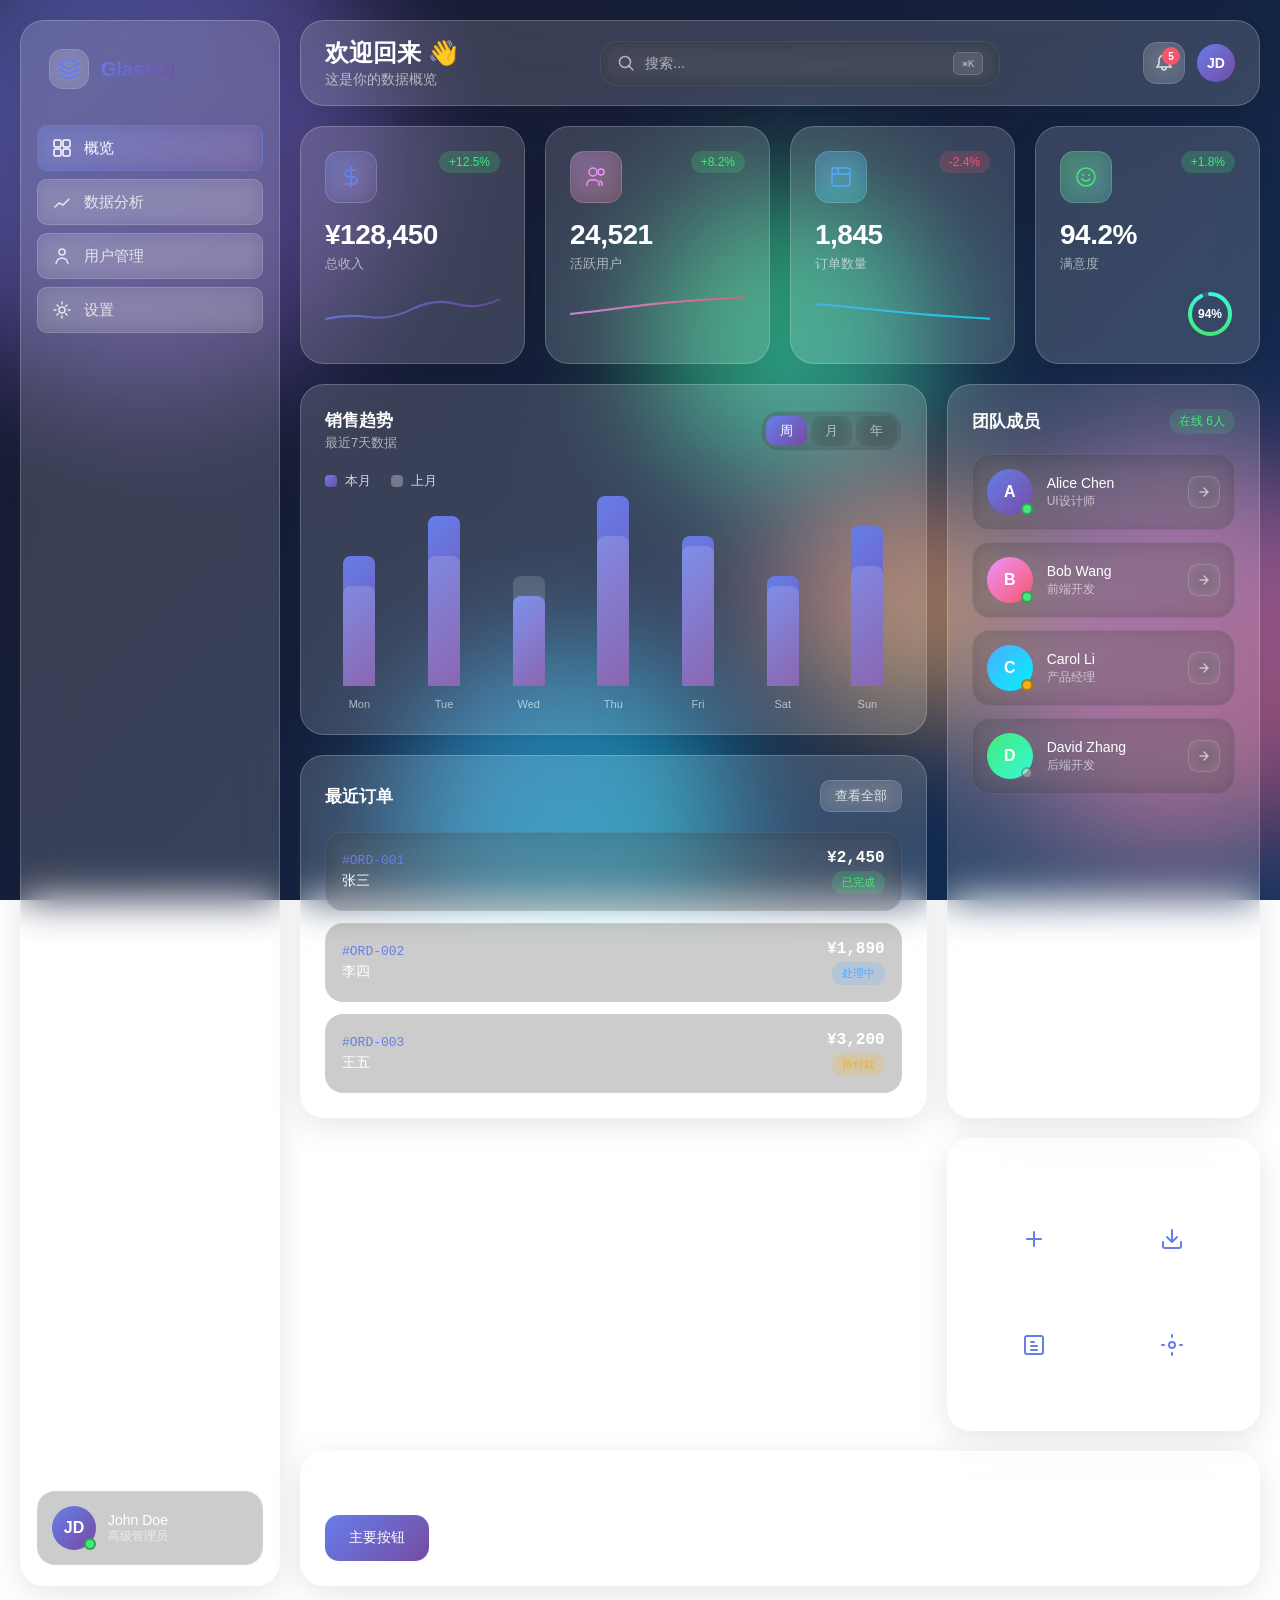
<file: glassmorphism/index.html>
<!DOCTYPE html>
<html lang="zh-CN">
<head>
    <meta charset="UTF-8">
    <meta name="viewport" content="width=device-width, initial-scale=1.0">
    <title>Glassmorphism - 深度优化版</title>
    <link rel="stylesheet" href="styles.css">
</head>
<body>
    <!-- 动态渐变背景 -->
    <div class="bg-wrapper">
        <div class="gradient-bg"></div>
        <div class="floating-shapes">
            <div class="shape shape-1"></div>
            <div class="shape shape-2"></div>
            <div class="shape shape-3"></div>
            <div class="shape shape-4"></div>
            <div class="shape shape-5"></div>
        </div>
    </div>

    <div class="app-container">
        <!-- 侧边栏 -->
        <aside class="sidebar glass-panel">
            <div class="sidebar-header">
                <div class="logo">
                    <div class="logo-icon glass-surface">
                        <svg width="24" height="24" viewBox="0 0 24 24" fill="none">
                            <path d="M12 2L2 7L12 12L22 7L12 2Z" stroke="url(#logo-grad)" stroke-width="2" stroke-linejoin="round"/>
                            <path d="M2 17L12 22L22 17" stroke="url(#logo-grad)" stroke-width="2" stroke-linejoin="round"/>
                            <path d="M2 12L12 17L22 12" stroke="url(#logo-grad)" stroke-width="2" stroke-linejoin="round"/>
                            <defs>
                                <linearGradient id="logo-grad" x1="2" y1="2" x2="22" y2="22">
                                    <stop stop-color="#667eea"/>
                                    <stop offset="1" stop-color="#764ba2"/>
                                </linearGradient>
                            </defs>
                        </svg>
                    </div>
                    <span class="logo-text">GlassUI</span>
                </div>
            </div>

            <nav class="nav-menu">
                <a href="#" class="nav-item active glass-pill">
                    <svg width="20" height="20" viewBox="0 0 20 20" fill="none">
                        <rect x="2" y="2" width="7" height="7" rx="1.5" stroke="currentColor" stroke-width="1.5"/>
                        <rect x="11" y="2" width="7" height="7" rx="1.5" stroke="currentColor" stroke-width="1.5"/>
                        <rect x="2" y="11" width="7" height="7" rx="1.5" stroke="currentColor" stroke-width="1.5"/>
                        <rect x="11" y="11" width="7" height="7" rx="1.5" stroke="currentColor" stroke-width="1.5"/>
                    </svg>
                    <span>概览</span>
                </a>
                <a href="#" class="nav-item glass-pill">
                    <svg width="20" height="20" viewBox="0 0 20 20" fill="none">
                        <path d="M3 15L7 11L11 13L17 7" stroke="currentColor" stroke-width="1.5" stroke-linecap="round" stroke-linejoin="round"/>
                    </svg>
                    <span>数据分析</span>
                </a>
                <a href="#" class="nav-item glass-pill">
                    <svg width="20" height="20" viewBox="0 0 20 20" fill="none">
                        <circle cx="10" cy="6" r="3" stroke="currentColor" stroke-width="1.5"/>
                        <path d="M4 18C4 14.6863 6.68629 12 10 12C13.3137 12 16 14.6863 16 18" stroke="currentColor" stroke-width="1.5"/>
                    </svg>
                    <span>用户管理</span>
                </a>
                <a href="#" class="nav-item glass-pill">
                    <svg width="20" height="20" viewBox="0 0 20 20" fill="none">
                        <circle cx="10" cy="10" r="3" stroke="currentColor" stroke-width="1.5"/>
                        <path d="M10 2V4M10 16V18M2 10H4M16 10H18M4.93 4.93L6.34 6.34M13.66 13.66L15.07 15.07M15.07 4.93L13.66 6.34M6.34 13.66L4.93 15.07" stroke="currentColor" stroke-width="1.5" stroke-linecap="round"/>
                    </svg>
                    <span>设置</span>
                </a>
            </nav>

            <div class="sidebar-footer">
                <div class="user-card glass-inset">
                    <div class="user-avatar">
                        <span>JD</span>
                        <span class="status-dot"></span>
                    </div>
                    <div class="user-info">
                        <span class="user-name">John Doe</span>
                        <span class="user-role">高级管理员</span>
                    </div>
                </div>
            </div>
        </aside>

        <!-- 主内容区 -->
        <main class="main-content">
            <!-- 顶部栏 -->
            <header class="top-bar glass-panel">
                <div class="top-bar-left">
                    <h1 class="page-title">欢迎回来 👋</h1>
                    <p class="page-subtitle">这是你的数据概览</p>
                </div>
                <div class="top-bar-center">
                    <div class="search-box glass-inset">
                        <svg width="18" height="18" viewBox="0 0 18 18" fill="none">
                            <circle cx="8" cy="8" r="5.5" stroke="currentColor" stroke-width="1.5"/>
                            <path d="M12 12L16 16" stroke="currentColor" stroke-width="1.5" stroke-linecap="round"/>
                        </svg>
                        <input type="text" placeholder="搜索...">
                        <kbd>⌘K</kbd>
                    </div>
                </div>
                <div class="top-bar-right">
                    <button class="icon-btn glass-surface">
                        <svg width="20" height="20" viewBox="0 0 20 20" fill="none">
                            <path d="M10 2C7.23858 2 5 4.23858 5 7V11L3 14H17L15 11V7C15 4.23858 12.7614 2 10 2Z" stroke="currentColor" stroke-width="1.5"/>
                            <path d="M8 14V15C8 16.1046 8.89543 17 10 17C11.1046 17 12 16.1046 12 15V14" stroke="currentColor" stroke-width="1.5"/>
                        </svg>
                        <span class="badge">5</span>
                    </button>
                    <div class="user-avatar-small">
                        <span>JD</span>
                    </div>
                </div>
            </header>

            <!-- 统计卡片 -->
            <section class="stats-grid">
                <div class="stat-card glass-panel">
                    <div class="stat-header">
                        <div class="stat-icon income glass-surface">
                            <svg width="24" height="24" viewBox="0 0 24 24" fill="none">
                                <path d="M12 2V22M17 5H9.5C8.57174 5 7.6815 5.36875 7.02513 6.02513C6.36875 6.6815 6 7.57174 6 8.5C6 9.42826 6.36875 10.3185 7.02513 10.9749C7.6815 11.6313 8.57174 12 9.5 12H14.5C15.4283 12 16.3185 12.3687 16.9749 13.0251C17.6313 13.6815 18 14.5717 18 15.5C18 16.4283 17.6313 17.3185 16.9749 17.9749C16.3185 18.6313 15.4283 19 14.5 19H6" stroke="currentColor" stroke-width="2" stroke-linecap="round"/>
                            </svg>
                        </div>
                        <span class="stat-change up">+12.5%</span>
                    </div>
                    <div class="stat-body">
                        <span class="stat-value">¥128,450</span>
                        <span class="stat-label">总收入</span>
                    </div>
                    <div class="stat-chart">
                        <svg width="100%" height="40" viewBox="0 0 120 40" preserveAspectRatio="none">
                            <path d="M0 30 Q15 25, 30 28 T60 20 T90 15 T120 10" stroke="url(#stat-grad-1)" stroke-width="2" fill="none"/>
                            <defs>
                                <linearGradient id="stat-grad-1" x1="0%" y1="0%" x2="100%" y2="0%">
                                    <stop offset="0%" stop-color="#667eea"/>
                                    <stop offset="100%" stop-color="#764ba2"/>
                                </linearGradient>
                            </defs>
                        </svg>
                    </div>
                </div>

                <div class="stat-card glass-panel">
                    <div class="stat-header">
                        <div class="stat-icon users glass-surface">
                            <svg width="24" height="24" viewBox="0 0 24 24" fill="none">
                                <circle cx="9" cy="7" r="4" stroke="currentColor" stroke-width="1.5"/>
                                <path d="M3 21V19C3 16.7909 4.79086 15 7 15H11C13.2091 15 15 16.7909 15 19V21" stroke="currentColor" stroke-width="1.5"/>
                                <circle cx="17" cy="7" r="3" stroke="currentColor" stroke-width="1.5"/>
                                <path d="M18 21V19C18 17.3431 16.8807 16 15.5 16" stroke="currentColor" stroke-width="1.5"/>
                            </svg>
                        </div>
                        <span class="stat-change up">+8.2%</span>
                    </div>
                    <div class="stat-body">
                        <span class="stat-value">24,521</span>
                        <span class="stat-label">活跃用户</span>
                    </div>
                    <div class="stat-chart">
                        <svg width="100%" height="40" viewBox="0 0 120 40" preserveAspectRatio="none">
                            <path d="M0 25 Q20 22, 40 18 T80 12 T120 8" stroke="url(#stat-grad-2)" stroke-width="2" fill="none"/>
                            <defs>
                                <linearGradient id="stat-grad-2" x1="0%" y1="0%" x2="100%" y2="0%">
                                    <stop offset="0%" stop-color="#f093fb"/>
                                    <stop offset="100%" stop-color="#f5576c"/>
                                </linearGradient>
                            </defs>
                        </svg>
                    </div>
                </div>

                <div class="stat-card glass-panel">
                    <div class="stat-header">
                        <div class="stat-icon orders glass-surface">
                            <svg width="24" height="24" viewBox="0 0 24 24" fill="none">
                                <rect x="3" y="3" width="18" height="18" rx="2" stroke="currentColor" stroke-width="1.5"/>
                                <path d="M3 9H21" stroke="currentColor" stroke-width="1.5"/>
                                <path d="M9 3V9" stroke="currentColor" stroke-width="1.5"/>
                            </svg>
                        </div>
                        <span class="stat-change down">-2.4%</span>
                    </div>
                    <div class="stat-body">
                        <span class="stat-value">1,845</span>
                        <span class="stat-label">订单数量</span>
                    </div>
                    <div class="stat-chart">
                        <svg width="100%" height="40" viewBox="0 0 120 40" preserveAspectRatio="none">
                            <path d="M0 15 Q25 18, 50 22 T100 28 T120 30" stroke="url(#stat-grad-3)" stroke-width="2" fill="none"/>
                            <defs>
                                <linearGradient id="stat-grad-3" x1="0%" y1="0%" x2="100%" y2="0%">
                                    <stop offset="0%" stop-color="#4facfe"/>
                                    <stop offset="100%" stop-color="#00f2fe"/>
                                </linearGradient>
                            </defs>
                        </svg>
                    </div>
                </div>

                <div class="stat-card glass-panel">
                    <div class="stat-header">
                        <div class="stat-icon satisfaction glass-surface">
                            <svg width="24" height="24" viewBox="0 0 24 24" fill="none">
                                <circle cx="12" cy="12" r="9" stroke="currentColor" stroke-width="1.5"/>
                                <path d="M8 14C8 14 9.5 16 12 16C14.5 16 16 14 16 14" stroke="currentColor" stroke-width="1.5" stroke-linecap="round"/>
                                <circle cx="9" cy="10" r="1" fill="currentColor"/>
                                <circle cx="15" cy="10" r="1" fill="currentColor"/>
                            </svg>
                        </div>
                        <span class="stat-change up">+1.8%</span>
                    </div>
                    <div class="stat-body">
                        <span class="stat-value">94.2%</span>
                        <span class="stat-label">满意度</span>
                    </div>
                    <div class="stat-progress">
                        <div class="progress-ring">
                            <svg width="50" height="50" viewBox="0 0 50 50">
                                <circle cx="25" cy="25" r="20" stroke="rgba(255,255,255,0.1)" stroke-width="4" fill="none"/>
                                <circle cx="25" cy="25" r="20" stroke="url(#stat-grad-4)" stroke-width="4" fill="none" 
                                    stroke-dasharray="125.6" stroke-dashoffset="10" stroke-linecap="round" transform="rotate(-90 25 25)"/>
                                <defs>
                                    <linearGradient id="stat-grad-4" x1="0%" y1="0%" x2="100%" y2="0%">
                                        <stop offset="0%" stop-color="#43e97b"/>
                                        <stop offset="100%" stop-color="#38f9d7"/>
                                    </linearGradient>
                                </defs>
                            </svg>
                            <span>94%</span>
                        </div>
                    </div>
                </div>
            </section>

            <!-- 主要内容 -->
            <section class="content-grid">
                <!-- 销售图表 -->
                <div class="card glass-panel chart-card">
                    <div class="card-header">
                        <div class="card-title-group">
                            <h3>销售趋势</h3>
                            <span class="card-subtitle">最近7天数据</span>
                        </div>
                        <div class="card-actions">
                            <div class="tabs glass-inset">
                                <button class="tab active glass-pill">周</button>
                                <button class="tab glass-pill">月</button>
                                <button class="tab glass-pill">年</button>
                            </div>
                        </div>
                    </div>
                    <div class="chart-body">
                        <div class="chart-legend">
                            <div class="legend-item">
                                <span class="legend-dot" style="background: linear-gradient(135deg, #667eea, #764ba2);"></span>
                                <span>本月</span>
                            </div>
                            <div class="legend-item">
                                <span class="legend-dot" style="background: rgba(255,255,255,0.3);"></span>
                                <span>上月</span>
                            </div>
                        </div>
                        <div class="chart-area">
                            <div class="chart-bars">
                                <div class="bar-group">
                                    <div class="bar current" style="height: 65%;" data-value="¥52,000">
                                        <div class="bar-value">¥52k</div>
                                    </div>
                                    <div class="bar previous" style="height: 50%;"></div>
                                    <span class="bar-label">Mon</span>
                                </div>
                                <div class="bar-group">
                                    <div class="bar current" style="height: 85%;" data-value="¥68,000">
                                        <div class="bar-value">¥68k</div>
                                    </div>
                                    <div class="bar previous" style="height: 65%;"></div>
                                    <span class="bar-label">Tue</span>
                                </div>
                                <div class="bar-group">
                                    <div class="bar current" style="height: 45%;" data-value="¥36,000">
                                        <div class="bar-value">¥36k</div>
                                    </div>
                                    <div class="bar previous" style="height: 55%;"></div>
                                    <span class="bar-label">Wed</span>
                                </div>
                                <div class="bar-group">
                                    <div class="bar current" style="height: 95%;" data-value="¥76,000">
                                        <div class="bar-value">¥76k</div>
                                    </div>
                                    <div class="bar previous" style="height: 75%;"></div>
                                    <span class="bar-label">Thu</span>
                                </div>
                                <div class="bar-group">
                                    <div class="bar current" style="height: 75%;" data-value="¥60,000">
                                        <div class="bar-value">¥60k</div>
                                    </div>
                                    <div class="bar previous" style="height: 70%;"></div>
                                    <span class="bar-label">Fri</span>
                                </div>
                                <div class="bar-group">
                                    <div class="bar current" style="height: 55%;" data-value="¥44,000">
                                        <div class="bar-value">¥44k</div>
                                    </div>
                                    <div class="bar previous" style="height: 50%;"></div>
                                    <span class="bar-label">Sat</span>
                                </div>
                                <div class="bar-group">
                                    <div class="bar current" style="height: 80%;" data-value="¥64,000">
                                        <div class="bar-value">¥64k</div>
                                    </div>
                                    <div class="bar previous" style="height: 60%;"></div>
                                    <span class="bar-label">Sun</span>
                                </div>
                            </div>
                        </div>
                    </div>
                </div>

                <!-- 团队成员 -->
                <div class="card glass-panel team-card">
                    <div class="card-header">
                        <h3>团队成员</h3>
                        <span class="online-count">在线 6人</span>
                    </div>
                    <div class="team-list">
                        <div class="team-member glass-inset">
                            <div class="member-avatar" style="background: linear-gradient(135deg, #667eea, #764ba2);">
                                <span>A</span>
                                <span class="member-status online"></span>
                            </div>
                            <div class="member-info">
                                <span class="member-name">Alice Chen</span>
                                <span class="member-role">UI设计师</span>
                            </div>
                            <button class="member-action glass-pill">
                                <svg width="16" height="16" viewBox="0 0 16 16" fill="none">
                                    <path d="M4 8H12M12 8L8 4M12 8L8 12" stroke="currentColor" stroke-width="1.5" stroke-linecap="round" stroke-linejoin="round"/>
                                </svg>
                            </button>
                        </div>
                        <div class="team-member glass-inset">
                            <div class="member-avatar" style="background: linear-gradient(135deg, #f093fb, #f5576c);">
                                <span>B</span>
                                <span class="member-status online"></span>
                            </div>
                            <div class="member-info">
                                <span class="member-name">Bob Wang</span>
                                <span class="member-role">前端开发</span>
                            </div>
                            <button class="member-action glass-pill">
                                <svg width="16" height="16" viewBox="0 0 16 16" fill="none">
                                    <path d="M4 8H12M12 8L8 4M12 8L8 12" stroke="currentColor" stroke-width="1.5" stroke-linecap="round" stroke-linejoin="round"/>
                                </svg>
                            </button>
                        </div>
                        <div class="team-member glass-inset">
                            <div class="member-avatar" style="background: linear-gradient(135deg, #4facfe, #00f2fe);">
                                <span>C</span>
                                <span class="member-status away"></span>
                            </div>
                            <div class="member-info">
                                <span class="member-name">Carol Li</span>
                                <span class="member-role">产品经理</span>
                            </div>
                            <button class="member-action glass-pill">
                                <svg width="16" height="16" viewBox="0 0 16 16" fill="none">
                                    <path d="M4 8H12M12 8L8 4M12 8L8 12" stroke="currentColor" stroke-width="1.5" stroke-linecap="round" stroke-linejoin="round"/>
                                </svg>
                            </button>
                        </div>
                        <div class="team-member glass-inset">
                            <div class="member-avatar" style="background: linear-gradient(135deg, #43e97b, #38f9d7);">
                                <span>D</span>
                                <span class="member-status offline"></span>
                            </div>
                            <div class="member-info">
                                <span class="member-name">David Zhang</span>
                                <span class="member-role">后端开发</span>
                            </div>
                            <button class="member-action glass-pill">
                                <svg width="16" height="16" viewBox="0 0 16 16" fill="none">
                                    <path d="M4 8H12M12 8L8 4M12 8L8 12" stroke="currentColor" stroke-width="1.5" stroke-linecap="round" stroke-linejoin="round"/>
                                </svg>
                            </button>
                        </div>
                    </div>
                </div>

                <!-- 最近订单 -->
                <div class="card glass-panel orders-card">
                    <div class="card-header">
                        <h3>最近订单</h3>
                        <button class="view-all glass-pill">查看全部</button>
                    </div>
                    <div class="orders-list">
                        <div class="order-item glass-inset">
                            <div class="order-info">
                                <span class="order-id">#ORD-001</span>
                                <span class="order-customer">张三</span>
                            </div>
                            <div class="order-details">
                                <span class="order-amount">¥2,450</span>
                                <span class="order-status success">已完成</span>
                            </div>
                        </div>
                        <div class="order-item glass-inset">
                            <div class="order-info">
                                <span class="order-id">#ORD-002</span>
                                <span class="order-customer">李四</span>
                            </div>
                            <div class="order-details">
                                <span class="order-amount">¥1,890</span>
                                <span class="order-status pending">处理中</span>
                            </div>
                        </div>
                        <div class="order-item glass-inset">
                            <div class="order-info">
                                <span class="order-id">#ORD-003</span>
                                <span class="order-customer">王五</span>
                            </div>
                            <div class="order-details">
                                <span class="order-amount">¥3,200</span>
                                <span class="order-status warning">待付款</span>
                            </div>
                        </div>
                    </div>
                </div>

                <!-- 快捷操作 -->
                <div class="card glass-panel actions-card">
                    <div class="card-header">
                        <h3>快捷操作</h3>
                    </div>
                    <div class="quick-actions">
                        <button class="quick-action glass-surface">
                            <svg width="24" height="24" viewBox="0 0 24 24" fill="none">
                                <path d="M12 5V19M5 12H19" stroke="currentColor" stroke-width="2" stroke-linecap="round"/>
                            </svg>
                            <span>新建</span>
                        </button>
                        <button class="quick-action glass-surface">
                            <svg width="24" height="24" viewBox="0 0 24 24" fill="none">
                                <path d="M21 15V19C21 20.1046 20.1046 21 19 21H5C3.89543 21 3 20.1046 3 19V15" stroke="currentColor" stroke-width="2" stroke-linecap="round"/>
                                <path d="M7 10L12 15L17 10M12 15V3" stroke="currentColor" stroke-width="2" stroke-linecap="round" stroke-linejoin="round"/>
                            </svg>
                            <span>导出</span>
                        </button>
                        <button class="quick-action glass-surface">
                            <svg width="24" height="24" viewBox="0 0 24 24" fill="none">
                                <path d="M9 17H15M9 13H15M9 9H12M5 3H19C20.1046 3 21 3.89543 21 5V19C21 20.1046 20.1046 21 19 21H5C3.89543 21 3 20.1046 3 19V5C3 3.89543 3.89543 3 5 3Z" stroke="currentColor" stroke-width="2" stroke-linecap="round"/>
                            </svg>
                            <span>报告</span>
                        </button>
                        <button class="quick-action glass-surface">
                            <svg width="24" height="24" viewBox="0 0 24 24" fill="none">
                                <circle cx="12" cy="12" r="3" stroke="currentColor" stroke-width="2"/>
                                <path d="M12 2V4M12 20V22M2 12H4M20 12H22" stroke="currentColor" stroke-width="2" stroke-linecap="round"/>
                            </svg>
                            <span>设置</span>
                        </button>
                    </div>
                </div>
            </section>

            <!-- 按钮展示 -->
            <section class="button-showcase glass-panel">
                <h3>按钮样式</h3>
                <div class="button-group">
                    <button class="glass-btn primary">主要按钮</button>
                    <button class="glass-btn secondary glass-surface">次要按钮</button>
                    <button class="glass-btn outline">边框按钮</button>
                    <button class="glass-btn ghost">幽灵按钮</button>
                    <button class="glass-btn" disabled>禁用按钮</button>
                </div>
            </section>
        </main>
    </div>

    <script src="script.js"></script>
</body>
</html>
</file>
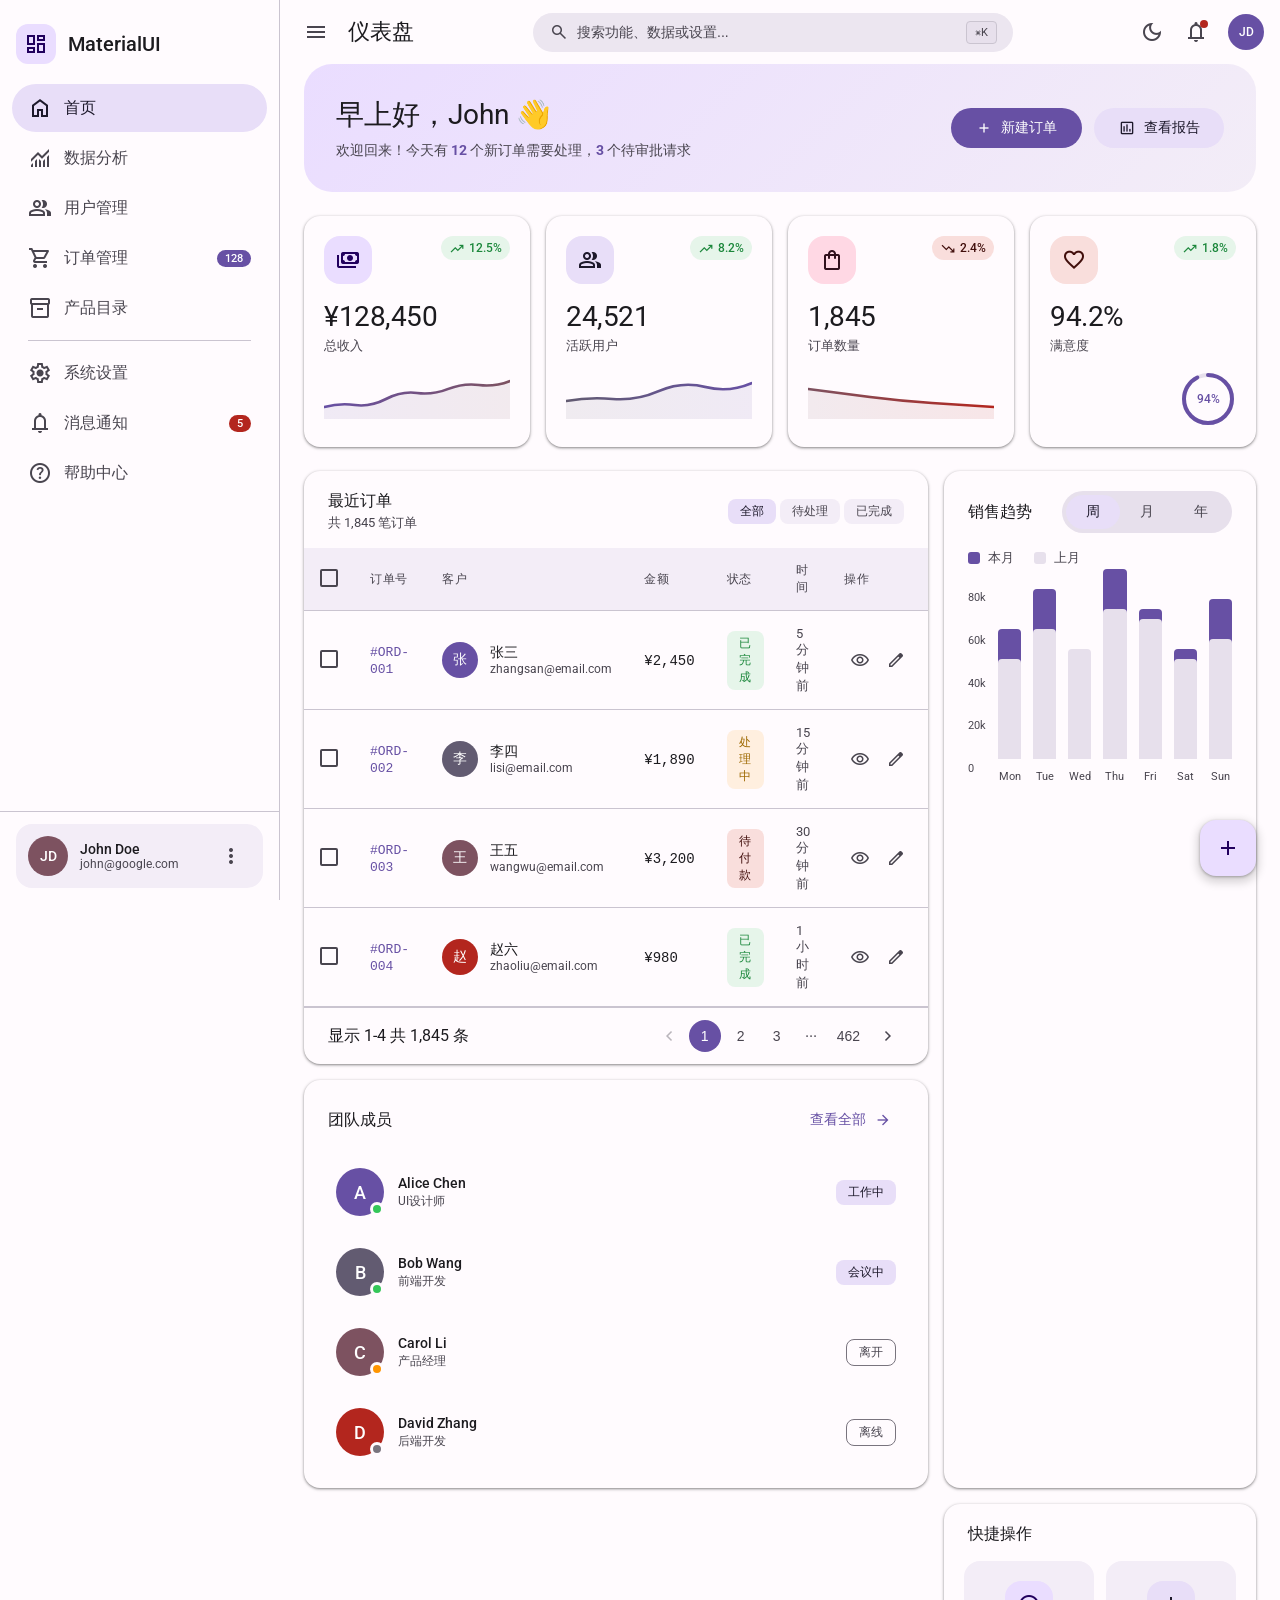
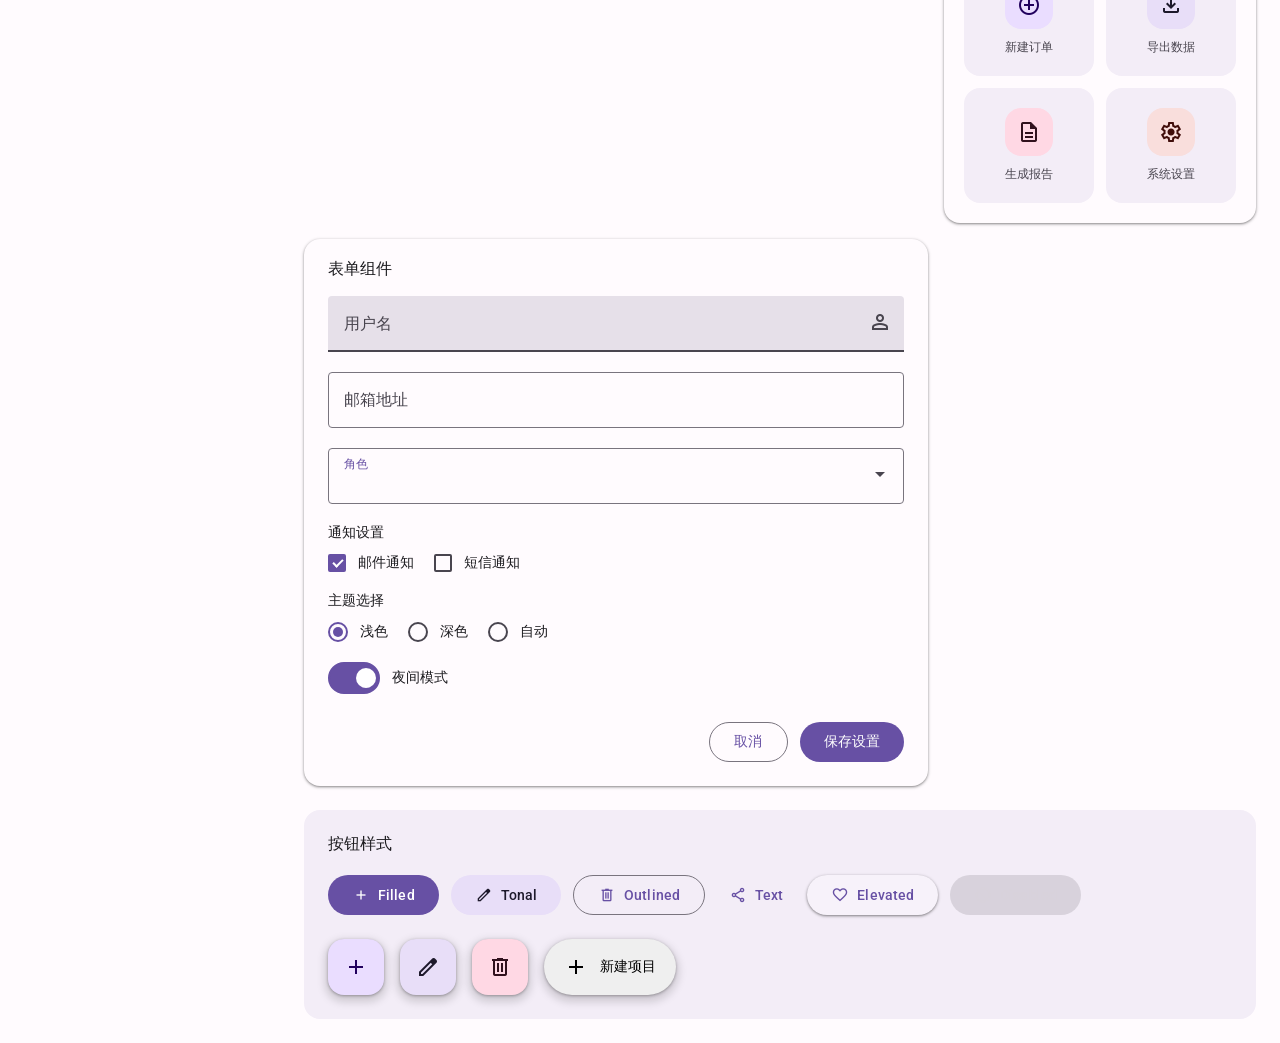
<file: google-design/index.html>
<!DOCTYPE html>
<html lang="zh-CN">
<head>
    <meta charset="UTF-8">
    <meta name="viewport" content="width=device-width, initial-scale=1.0">
    <title>Google Design - Material Design 3 深度优化版</title>
    <link rel="stylesheet" href="styles.css">
    <link href="https://fonts.googleapis.com/css2?family=Google+Sans:wght@400;500;700&family=Roboto:wght@300;400;500;600;700&display=swap" rel="stylesheet">
    <link href="https://fonts.googleapis.com/icon?family=Material+Symbols+Outlined" rel="stylesheet">
</head>
<body>
    <div class="app-container">
        <!-- 导航抽屉 -->
        <aside class="nav-drawer">
            <div class="nav-drawer-header">
                <div class="logo">
                    <div class="logo-icon">
                        <span class="material-symbols-outlined">dashboard</span>
                    </div>
                    <span class="logo-text">MaterialUI</span>
                </div>
            </div>

            <nav class="nav-drawer-content">
                <div class="nav-section">
                    <a href="#" class="nav-item active">
                        <span class="material-symbols-outlined">home</span>
                        <span>首页</span>
                    </a>
                    <a href="#" class="nav-item">
                        <span class="material-symbols-outlined">monitoring</span>
                        <span>数据分析</span>
                    </a>
                    <a href="#" class="nav-item">
                        <span class="material-symbols-outlined">group</span>
                        <span>用户管理</span>
                    </a>
                    <a href="#" class="nav-item">
                        <span class="material-symbols-outlined">shopping_cart</span>
                        <span>订单管理</span>
                        <span class="nav-badge">128</span>
                    </a>
                    <a href="#" class="nav-item">
                        <span class="material-symbols-outlined">inventory_2</span>
                        <span>产品目录</span>
                    </a>
                </div>

                <div class="nav-divider"></div>

                <div class="nav-section">
                    <a href="#" class="nav-item">
                        <span class="material-symbols-outlined">settings</span>
                        <span>系统设置</span>
                    </a>
                    <a href="#" class="nav-item">
                        <span class="material-symbols-outlined">notifications</span>
                        <span>消息通知</span>
                        <span class="nav-badge error">5</span>
                    </a>
                    <a href="#" class="nav-item">
                        <span class="material-symbols-outlined">help</span>
                        <span>帮助中心</span>
                    </a>
                </div>
            </nav>

            <div class="nav-drawer-footer">
                <div class="user-card">
                    <div class="user-avatar">JD</div>
                    <div class="user-info">
                        <span class="user-name">John Doe</span>
                        <span class="user-email">john@google.com</span>
                    </div>
                    <button class="icon-btn-ghost">
                        <span class="material-symbols-outlined">more_vert</span>
                    </button>
                </div>
            </div>
        </aside>

        <!-- 主内容区 -->
        <main class="main-content">
            <!-- 顶部应用栏 -->
            <header class="top-app-bar">
                <div class="top-app-bar-left">
                    <button class="icon-btn-ghost menu-btn">
                        <span class="material-symbols-outlined">menu</span>
                    </button>
                    <h1 class="page-title">仪表盘</h1>
                </div>
                <div class="top-app-bar-center">
                    <div class="search-bar">
                        <span class="material-symbols-outlined">search</span>
                        <input type="text" placeholder="搜索功能、数据或设置...">
                        <kbd class="search-shortcut">⌘K</kbd>
                    </div>
                </div>
                <div class="top-app-bar-right">
                    <button class="icon-btn-ghost theme-toggle" title="切换主题">
                        <span class="material-symbols-outlined">dark_mode</span>
                    </button>
                    <button class="icon-btn-ghost notification-btn" title="通知">
                        <span class="material-symbols-outlined">notifications</span>
                        <span class="notification-dot"></span>
                    </button>
                    <div class="user-avatar-small">JD</div>
                </div>
            </header>

            <!-- 内容区域 -->
            <div class="content-wrapper">
                <!-- 欢迎区域 -->
                <section class="welcome-section">
                    <div class="welcome-card">
                        <div class="welcome-content">
                            <h2 class="welcome-title">早上好，John 👋</h2>
                            <p class="welcome-subtitle">欢迎回来！今天有 <strong>12</strong> 个新订单需要处理，<strong>3</strong> 个待审批请求</p>
                        </div>
                        <div class="welcome-actions">
                            <button class="md-btn filled-btn">
                                <span class="material-symbols-outlined">add</span>
                                新建订单
                            </button>
                            <button class="md-btn tonal-btn">
                                <span class="material-symbols-outlined">assessment</span>
                                查看报告
                            </button>
                        </div>
                    </div>
                </section>

                <!-- 统计卡片 -->
                <section class="stats-section">
                    <div class="stat-card elevated-card">
                        <div class="stat-card-header">
                            <div class="stat-icon-container primary">
                                <span class="material-symbols-outlined">payments</span>
                            </div>
                            <span class="stat-trend up">
                                <span class="material-symbols-outlined">trending_up</span>
                                12.5%
                            </span>
                        </div>
                        <div class="stat-card-body">
                            <span class="stat-value">¥128,450</span>
                            <span class="stat-label">总收入</span>
                        </div>
                        <div class="stat-chart">
                            <svg width="100%" height="48" viewBox="0 0 120 48" preserveAspectRatio="none">
                                <defs>
                                    <linearGradient id="chart-gradient-1" x1="0%" y1="0%" x2="100%" y2="0%">
                                        <stop offset="0%" stop-color="var(--md-primary)"/>
                                        <stop offset="100%" stop-color="var(--md-tertiary)"/>
                                    </linearGradient>
                                </defs>
                                <path d="M0 36 Q10 32, 20 34 T40 28 T60 22 T80 18 T100 14 T120 10" 
                                    stroke="url(#chart-gradient-1)" stroke-width="2.5" fill="none" stroke-linecap="round"/>
                                <path d="M0 36 Q10 32, 20 34 T40 28 T60 22 T80 18 T100 14 T120 10 L120 48 L0 48 Z" 
                                    fill="url(#chart-gradient-1)" opacity="0.1"/>
                            </svg>
                        </div>
                    </div>

                    <div class="stat-card elevated-card">
                        <div class="stat-card-header">
                            <div class="stat-icon-container secondary">
                                <span class="material-symbols-outlined">group</span>
                            </div>
                            <span class="stat-trend up">
                                <span class="material-symbols-outlined">trending_up</span>
                                8.2%
                            </span>
                        </div>
                        <div class="stat-card-body">
                            <span class="stat-value">24,521</span>
                            <span class="stat-label">活跃用户</span>
                        </div>
                        <div class="stat-chart">
                            <svg width="100%" height="48" viewBox="0 0 120 48" preserveAspectRatio="none">
                                <defs>
                                    <linearGradient id="chart-gradient-2" x1="0%" y1="0%" x2="100%" y2="0%">
                                        <stop offset="0%" stop-color="var(--md-secondary)"/>
                                        <stop offset="100%" stop-color="var(--md-primary)"/>
                                    </linearGradient>
                                </defs>
                                <path d="M0 30 Q15 26, 30 28 T60 20 T90 16 T120 12" 
                                    stroke="url(#chart-gradient-2)" stroke-width="2.5" fill="none" stroke-linecap="round"/>
                                <path d="M0 30 Q15 26, 30 28 T60 20 T90 16 T120 12 L120 48 L0 48 Z" 
                                    fill="url(#chart-gradient-2)" opacity="0.1"/>
                            </svg>
                        </div>
                    </div>

                    <div class="stat-card elevated-card">
                        <div class="stat-card-header">
                            <div class="stat-icon-container tertiary">
                                <span class="material-symbols-outlined">shopping_bag</span>
                            </div>
                            <span class="stat-trend down">
                                <span class="material-symbols-outlined">trending_down</span>
                                2.4%
                            </span>
                        </div>
                        <div class="stat-card-body">
                            <span class="stat-value">1,845</span>
                            <span class="stat-label">订单数量</span>
                        </div>
                        <div class="stat-chart">
                            <svg width="100%" height="48" viewBox="0 0 120 48" preserveAspectRatio="none">
                                <defs>
                                    <linearGradient id="chart-gradient-3" x1="0%" y1="0%" x2="100%" y2="0%">
                                        <stop offset="0%" stop-color="var(--md-tertiary)"/>
                                        <stop offset="100%" stop-color="var(--md-error)"/>
                                    </linearGradient>
                                </defs>
                                <path d="M0 18 Q20 22, 40 26 T80 32 T120 36" 
                                    stroke="url(#chart-gradient-3)" stroke-width="2.5" fill="none" stroke-linecap="round"/>
                                <path d="M0 18 Q20 22, 40 26 T80 32 T120 36 L120 48 L0 48 Z" 
                                    fill="url(#chart-gradient-3)" opacity="0.1"/>
                            </svg>
                        </div>
                    </div>

                    <div class="stat-card elevated-card">
                        <div class="stat-card-header">
                            <div class="stat-icon-container error">
                                <span class="material-symbols-outlined">favorite</span>
                            </div>
                            <span class="stat-trend up">
                                <span class="material-symbols-outlined">trending_up</span>
                                1.8%
                            </span>
                        </div>
                        <div class="stat-card-body">
                            <span class="stat-value">94.2%</span>
                            <span class="stat-label">满意度</span>
                        </div>
                        <div class="stat-progress">
                            <div class="circular-progress">
                                <svg width="56" height="56" viewBox="0 0 56 56">
                                    <circle cx="28" cy="28" r="24" stroke="var(--md-surface-variant)" stroke-width="4" fill="none"/>
                                    <circle cx="28" cy="28" r="24" stroke="var(--md-primary)" stroke-width="4" fill="none" 
                                        stroke-dasharray="150.8" stroke-dashoffset="12" stroke-linecap="round" 
                                        transform="rotate(-90 28 28)"/>
                                </svg>
                                <span class="progress-text">94%</span>
                            </div>
                        </div>
                    </div>
                </section>

                <!-- 主要内容网格 -->
                <section class="main-grid">
                    <!-- 数据表格 -->
                    <div class="card elevated-card table-card">
                        <div class="card-header">
                            <div class="card-title-group">
                                <h3 class="card-title">最近订单</h3>
                                <span class="card-subtitle">共 1,845 笔订单</span>
                            </div>
                            <div class="card-actions">
                                <div class="md-chip-group">
                                    <button class="md-chip filter-chip active">全部</button>
                                    <button class="md-chip filter-chip">待处理</button>
                                    <button class="md-chip filter-chip">已完成</button>
                                </div>
                            </div>
                        </div>
                        <div class="table-container">
                            <table class="md-table">
                                <thead>
                                    <tr>
                                        <th class="checkbox-col">
                                            <label class="md-checkbox">
                                                <input type="checkbox" id="select-all">
                                                <span class="checkbox-visual"></span>
                                            </label>
                                        </th>
                                        <th>订单号</th>
                                        <th>客户</th>
                                        <th>金额</th>
                                        <th>状态</th>
                                        <th>时间</th>
                                        <th class="actions-col">操作</th>
                                    </tr>
                                </thead>
                                <tbody>
                                    <tr>
                                        <td class="checkbox-col">
                                            <label class="md-checkbox">
                                                <input type="checkbox">
                                                <span class="checkbox-visual"></span>
                                            </label>
                                        </td>
                                        <td><span class="order-id">#ORD-001</span></td>
                                        <td>
                                            <div class="customer-cell">
                                                <div class="customer-avatar" style="background: var(--md-primary);">张</div>
                                                <div class="customer-info">
                                                    <span class="customer-name">张三</span>
                                                    <span class="customer-email">zhangsan@email.com</span>
                                                </div>
                                            </div>
                                        </td>
                                        <td><span class="amount">¥2,450</span></td>
                                        <td><span class="md-chip success-chip">已完成</span></td>
                                        <td><span class="time-text">5分钟前</span></td>
                                        <td class="actions-col">
                                            <div class="action-btns">
                                                <button class="icon-btn-small" title="查看详情">
                                                    <span class="material-symbols-outlined">visibility</span>
                                                </button>
                                                <button class="icon-btn-small" title="编辑">
                                                    <span class="material-symbols-outlined">edit</span>
                                                </button>
                                            </div>
                                        </td>
                                    </tr>
                                    <tr>
                                        <td class="checkbox-col">
                                            <label class="md-checkbox">
                                                <input type="checkbox">
                                                <span class="checkbox-visual"></span>
                                            </label>
                                        </td>
                                        <td><span class="order-id">#ORD-002</span></td>
                                        <td>
                                            <div class="customer-cell">
                                                <div class="customer-avatar" style="background: var(--md-secondary);">李</div>
                                                <div class="customer-info">
                                                    <span class="customer-name">李四</span>
                                                    <span class="customer-email">lisi@email.com</span>
                                                </div>
                                            </div>
                                        </td>
                                        <td><span class="amount">¥1,890</span></td>
                                        <td><span class="md-chip warning-chip">处理中</span></td>
                                        <td><span class="time-text">15分钟前</span></td>
                                        <td class="actions-col">
                                            <div class="action-btns">
                                                <button class="icon-btn-small" title="查看详情">
                                                    <span class="material-symbols-outlined">visibility</span>
                                                </button>
                                                <button class="icon-btn-small" title="编辑">
                                                    <span class="material-symbols-outlined">edit</span>
                                                </button>
                                            </div>
                                        </td>
                                    </tr>
                                    <tr>
                                        <td class="checkbox-col">
                                            <label class="md-checkbox">
                                                <input type="checkbox">
                                                <span class="checkbox-visual"></span>
                                            </label>
                                        </td>
                                        <td><span class="order-id">#ORD-003</span></td>
                                        <td>
                                            <div class="customer-cell">
                                                <div class="customer-avatar" style="background: var(--md-tertiary);">王</div>
                                                <div class="customer-info">
                                                    <span class="customer-name">王五</span>
                                                    <span class="customer-email">wangwu@email.com</span>
                                                </div>
                                            </div>
                                        </td>
                                        <td><span class="amount">¥3,200</span></td>
                                        <td><span class="md-chip error-chip">待付款</span></td>
                                        <td><span class="time-text">30分钟前</span></td>
                                        <td class="actions-col">
                                            <div class="action-btns">
                                                <button class="icon-btn-small" title="查看详情">
                                                    <span class="material-symbols-outlined">visibility</span>
                                                </button>
                                                <button class="icon-btn-small" title="编辑">
                                                    <span class="material-symbols-outlined">edit</span>
                                                </button>
                                            </div>
                                        </td>
                                    </tr>
                                    <tr>
                                        <td class="checkbox-col">
                                            <label class="md-checkbox">
                                                <input type="checkbox">
                                                <span class="checkbox-visual"></span>
                                            </label>
                                        </td>
                                        <td><span class="order-id">#ORD-004</span></td>
                                        <td>
                                            <div class="customer-cell">
                                                <div class="customer-avatar" style="background: var(--md-error);">赵</div>
                                                <div class="customer-info">
                                                    <span class="customer-name">赵六</span>
                                                    <span class="customer-email">zhaoliu@email.com</span>
                                                </div>
                                            </div>
                                        </td>
                                        <td><span class="amount">¥980</span></td>
                                        <td><span class="md-chip success-chip">已完成</span></td>
                                        <td><span class="time-text">1小时前</span></td>
                                        <td class="actions-col">
                                            <div class="action-btns">
                                                <button class="icon-btn-small" title="查看详情">
                                                    <span class="material-symbols-outlined">visibility</span>
                                                </button>
                                                <button class="icon-btn-small" title="编辑">
                                                    <span class="material-symbols-outlined">edit</span>
                                                </button>
                                            </div>
                                        </td>
                                    </tr>
                                </tbody>
                            </table>
                        </div>
                        <div class="card-footer">
                            <span class="pagination-info">显示 1-4 共 1,845 条</span>
                            <div class="pagination">
                                <button class="icon-btn-small" disabled>
                                    <span class="material-symbols-outlined">chevron_left</span>
                                </button>
                                <button class="page-btn active">1</button>
                                <button class="page-btn">2</button>
                                <button class="page-btn">3</button>
                                <span class="page-dots">···</span>
                                <button class="page-btn">462</button>
                                <button class="icon-btn-small">
                                    <span class="material-symbols-outlined">chevron_right</span>
                                </button>
                            </div>
                        </div>
                    </div>

                    <!-- 图表卡片 -->
                    <div class="card elevated-card chart-card">
                        <div class="card-header">
                            <h3 class="card-title">销售趋势</h3>
                            <div class="segmented-button">
                                <button class="segment active">周</button>
                                <button class="segment">月</button>
                                <button class="segment">年</button>
                            </div>
                        </div>
                        <div class="chart-content">
                            <div class="chart-legend">
                                <div class="legend-item">
                                    <span class="legend-dot primary"></span>
                                    <span>本月</span>
                                </div>
                                <div class="legend-item">
                                    <span class="legend-dot secondary"></span>
                                    <span>上月</span>
                                </div>
                            </div>
                            <div class="bar-chart">
                                <div class="chart-y-axis">
                                    <span>80k</span>
                                    <span>60k</span>
                                    <span>40k</span>
                                    <span>20k</span>
                                    <span>0</span>
                                </div>
                                <div class="chart-bars">
                                    <div class="bar-group">
                                        <div class="bar current" style="height: 65%;" data-value="¥52,000">
                                            <div class="bar-tooltip">¥52,000</div>
                                        </div>
                                        <div class="bar previous" style="height: 50%;"></div>
                                        <span class="bar-label">Mon</span>
                                    </div>
                                    <div class="bar-group">
                                        <div class="bar current" style="height: 85%;" data-value="¥68,000">
                                            <div class="bar-tooltip">¥68,000</div>
                                        </div>
                                        <div class="bar previous" style="height: 65%;"></div>
                                        <span class="bar-label">Tue</span>
                                    </div>
                                    <div class="bar-group">
                                        <div class="bar current" style="height: 45%;" data-value="¥36,000">
                                            <div class="bar-tooltip">¥36,000</div>
                                        </div>
                                        <div class="bar previous" style="height: 55%;"></div>
                                        <span class="bar-label">Wed</span>
                                    </div>
                                    <div class="bar-group">
                                        <div class="bar current" style="height: 95%;" data-value="¥76,000">
                                            <div class="bar-tooltip">¥76,000</div>
                                        </div>
                                        <div class="bar previous" style="height: 75%;"></div>
                                        <span class="bar-label">Thu</span>
                                    </div>
                                    <div class="bar-group">
                                        <div class="bar current" style="height: 75%;" data-value="¥60,000">
                                            <div class="bar-tooltip">¥60,000</div>
                                        </div>
                                        <div class="bar previous" style="height: 70%;"></div>
                                        <span class="bar-label">Fri</span>
                                    </div>
                                    <div class="bar-group">
                                        <div class="bar current" style="height: 55%;" data-value="¥44,000">
                                            <div class="bar-tooltip">¥44,000</div>
                                        </div>
                                        <div class="bar previous" style="height: 50%;"></div>
                                        <span class="bar-label">Sat</span>
                                    </div>
                                    <div class="bar-group">
                                        <div class="bar current" style="height: 80%;" data-value="¥64,000">
                                            <div class="bar-tooltip">¥64,000</div>
                                        </div>
                                        <div class="bar previous" style="height: 60%;"></div>
                                        <span class="bar-label">Sun</span>
                                    </div>
                                </div>
                            </div>
                        </div>
                    </div>

                    <!-- 团队成员 -->
                    <div class="card elevated-card team-card">
                        <div class="card-header">
                            <h3 class="card-title">团队成员</h3>
                            <button class="md-btn text-btn">
                                查看全部
                                <span class="material-symbols-outlined">arrow_forward</span>
                            </button>
                        </div>
                        <div class="team-grid">
                            <div class="team-member">
                                <div class="member-avatar" style="background: var(--md-primary);">
                                    <span>A</span>
                                    <span class="status-dot online"></span>
                                </div>
                                <div class="member-info">
                                    <span class="member-name">Alice Chen</span>
                                    <span class="member-role">UI设计师</span>
                                </div>
                                <span class="md-chip tonal-chip">工作中</span>
                            </div>
                            <div class="team-member">
                                <div class="member-avatar" style="background: var(--md-secondary);">
                                    <span>B</span>
                                    <span class="status-dot online"></span>
                                </div>
                                <div class="member-info">
                                    <span class="member-name">Bob Wang</span>
                                    <span class="member-role">前端开发</span>
                                </div>
                                <span class="md-chip tonal-chip">会议中</span>
                            </div>
                            <div class="team-member">
                                <div class="member-avatar" style="background: var(--md-tertiary);">
                                    <span>C</span>
                                    <span class="status-dot away"></span>
                                </div>
                                <div class="member-info">
                                    <span class="member-name">Carol Li</span>
                                    <span class="member-role">产品经理</span>
                                </div>
                                <span class="md-chip outlined-chip">离开</span>
                            </div>
                            <div class="team-member">
                                <div class="member-avatar" style="background: var(--md-error);">
                                    <span>D</span>
                                    <span class="status-dot offline"></span>
                                </div>
                                <div class="member-info">
                                    <span class="member-name">David Zhang</span>
                                    <span class="member-role">后端开发</span>
                                </div>
                                <span class="md-chip outlined-chip">离线</span>
                            </div>
                        </div>
                    </div>

                    <!-- 快捷操作 -->
                    <div class="card elevated-card quick-actions-card">
                        <div class="card-header">
                            <h3 class="card-title">快捷操作</h3>
                        </div>
                        <div class="quick-actions-grid">
                            <button class="quick-action-item">
                                <div class="action-icon primary">
                                    <span class="material-symbols-outlined">add_circle</span>
                                </div>
                                <span class="action-label">新建订单</span>
                            </button>
                            <button class="quick-action-item">
                                <div class="action-icon secondary">
                                    <span class="material-symbols-outlined">download</span>
                                </div>
                                <span class="action-label">导出数据</span>
                            </button>
                            <button class="quick-action-item">
                                <div class="action-icon tertiary">
                                    <span class="material-symbols-outlined">description</span>
                                </div>
                                <span class="action-label">生成报告</span>
                            </button>
                            <button class="quick-action-item">
                                <div class="action-icon error">
                                    <span class="material-symbols-outlined">settings</span>
                                </div>
                                <span class="action-label">系统设置</span>
                            </button>
                        </div>
                    </div>

                    <!-- 表单组件 -->
                    <div class="card elevated-card form-card">
                        <div class="card-header">
                            <h3 class="card-title">表单组件</h3>
                        </div>
                        <form class="md-form">
                            <div class="form-field filled">
                                <input type="text" id="username" placeholder=" " autocomplete="off">
                                <label for="username">用户名</label>
                                <span class="field-icon">
                                    <span class="material-symbols-outlined">person</span>
                                </span>
                            </div>
                            <div class="form-field outlined">
                                <input type="email" id="email" placeholder=" " autocomplete="off">
                                <label for="email">邮箱地址</label>
                            </div>
                            <div class="form-field outlined">
                                <select id="role">
                                    <option value="" disabled selected></option>
                                    <option value="admin">管理员</option>
                                    <option value="editor">编辑</option>
                                    <option value="viewer">访客</option>
                                </select>
                                <label for="role" class="select-label">角色</label>
                                <span class="field-icon">
                                    <span class="material-symbols-outlined">arrow_drop_down</span>
                                </span>
                            </div>
                            <div class="form-controls">
                                <div class="control-group">
                                    <span class="control-label">通知设置</span>
                                    <div class="control-options">
                                        <label class="md-checkbox">
                                            <input type="checkbox" checked>
                                            <span class="checkbox-visual"></span>
                                            <span class="checkbox-label">邮件通知</span>
                                        </label>
                                        <label class="md-checkbox">
                                            <input type="checkbox">
                                            <span class="checkbox-visual"></span>
                                            <span class="checkbox-label">短信通知</span>
                                        </label>
                                    </div>
                                </div>
                                <div class="control-group">
                                    <span class="control-label">主题选择</span>
                                    <div class="control-options">
                                        <label class="md-radio">
                                            <input type="radio" name="theme" value="light" checked>
                                            <span class="radio-visual"></span>
                                            <span class="radio-label">浅色</span>
                                        </label>
                                        <label class="md-radio">
                                            <input type="radio" name="theme" value="dark">
                                            <span class="radio-visual"></span>
                                            <span class="radio-label">深色</span>
                                        </label>
                                        <label class="md-radio">
                                            <input type="radio" name="theme" value="auto">
                                            <span class="radio-visual"></span>
                                            <span class="radio-label">自动</span>
                                        </label>
                                    </div>
                                </div>
                                <div class="control-group">
                                    <label class="md-switch">
                                        <input type="checkbox" checked>
                                        <span class="switch-visual"></span>
                                        <span class="switch-label">夜间模式</span>
                                    </label>
                                </div>
                            </div>
                            <div class="form-actions">
                                <button type="button" class="md-btn outlined-btn">取消</button>
                                <button type="submit" class="md-btn filled-btn">保存设置</button>
                            </div>
                        </form>
                    </div>
                </section>

                <!-- 按钮展示 -->
                <section class="button-showcase">
                    <h3 class="section-title">按钮样式</h3>
                    <div class="button-grid">
                        <button class="md-btn filled-btn">
                            <span class="material-symbols-outlined">add</span>
                            Filled
                        </button>
                        <button class="md-btn tonal-btn">
                            <span class="material-symbols-outlined">edit</span>
                            Tonal
                        </button>
                        <button class="md-btn outlined-btn">
                            <span class="material-symbols-outlined">delete</span>
                            Outlined
                        </button>
                        <button class="md-btn text-btn">
                            <span class="material-symbols-outlined">share</span>
                            Text
                        </button>
                        <button class="md-btn elevated-btn">
                            <span class="material-symbols-outlined">favorite</span>
                            Elevated
                        </button>
                        <button class="md-btn filled-btn" disabled>
                            <span class="material-symbols-outlined">block</span>
                            Disabled
                        </button>
                    </div>
                    <div class="fab-showcase">
                        <button class="md-fab primary">
                            <span class="material-symbols-outlined">add</span>
                        </button>
                        <button class="md-fab secondary">
                            <span class="material-symbols-outlined">edit</span>
                        </button>
                        <button class="md-fab tertiary">
                            <span class="material-symbols-outlined">delete</span>
                        </button>
                        <button class="md-fab extended">
                            <span class="material-symbols-outlined">add</span>
                            <span>新建项目</span>
                        </button>
                    </div>
                </section>
            </div>

            <!-- Snackbar -->
            <div class="md-snackbar" id="snackbar">
                <span class="material-symbols-outlined snackbar-icon">info</span>
                <span class="snackbar-text"></span>
                <button class="snackbar-action">关闭</button>
            </div>

            <!-- FAB -->
            <button class="md-fab primary main-fab">
                <span class="material-symbols-outlined">add</span>
            </button>
        </main>
    </div>

    <script src="script.js"></script>
</body>
</html>
</file>
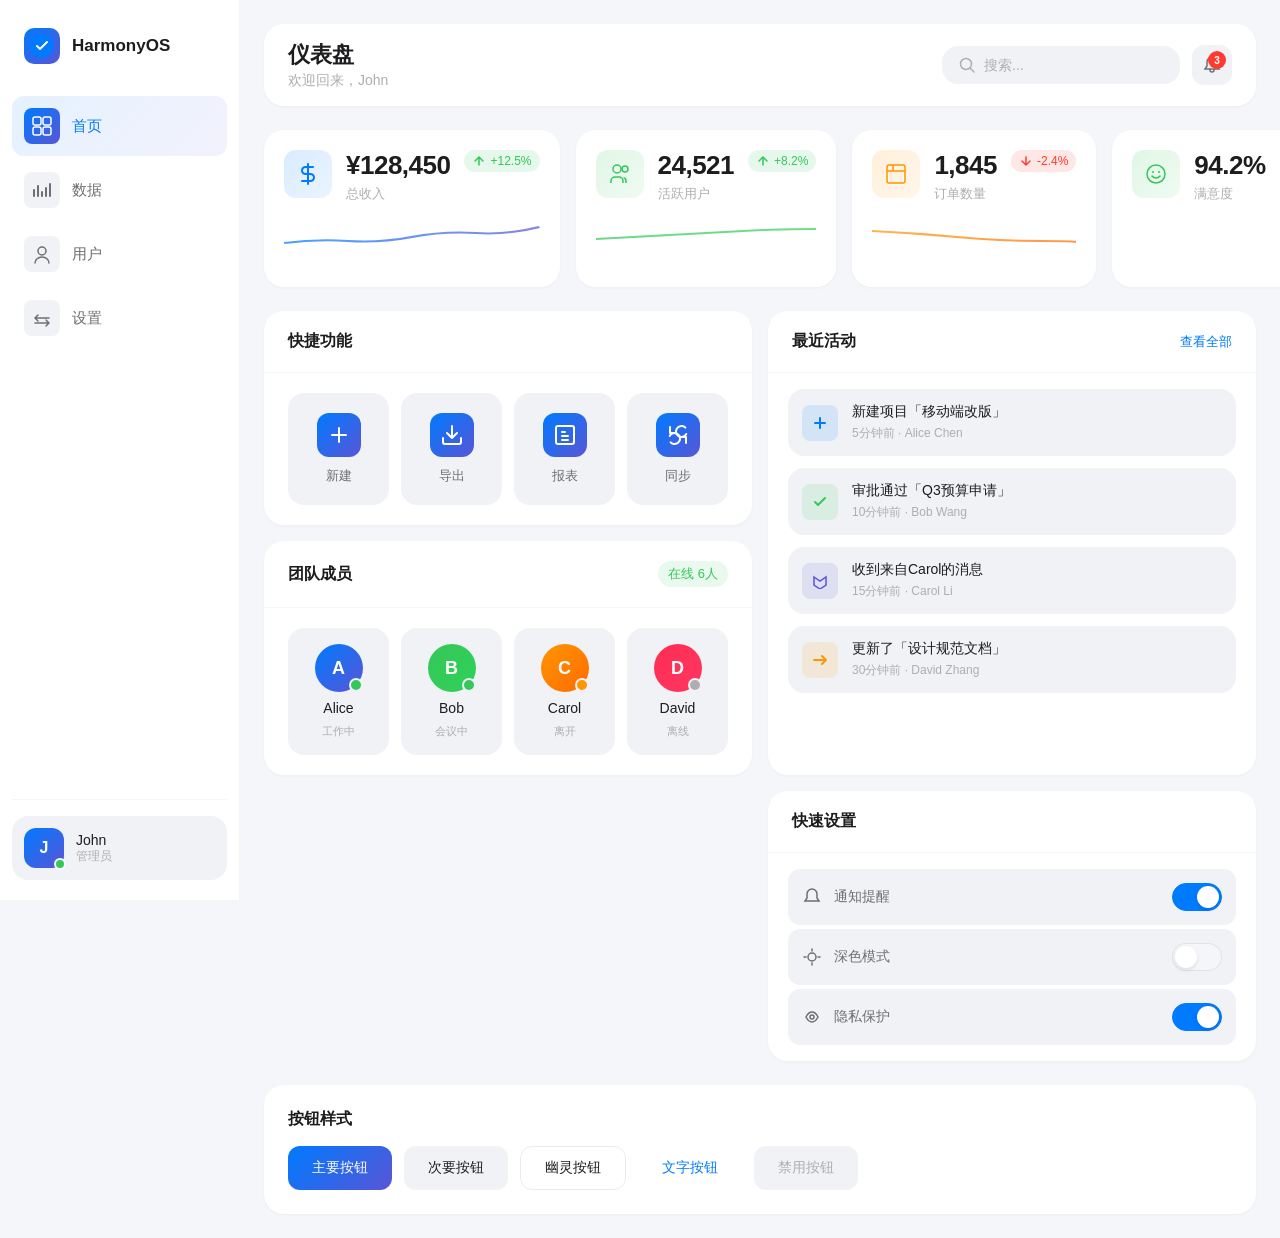
<file: harmonyos/index.html>
<!DOCTYPE html>
<html lang="zh-CN">
<head>
    <meta charset="UTF-8">
    <meta name="viewport" content="width=device-width, initial-scale=1.0">
    <title>鸿蒙 HarmonyOS - 深度优化版</title>
    <link rel="stylesheet" href="styles.css">
</head>
<body>
    <div class="app-container">
        <!-- 侧边栏 -->
        <aside class="sidebar">
            <div class="sidebar-header">
                <div class="logo">
                    <div class="logo-icon">
                        <svg width="28" height="28" viewBox="0 0 28 28" fill="none">
                            <circle cx="14" cy="14" r="12" fill="url(#hm-gradient)"/>
                            <path d="M9 14L12 17L19 10" stroke="white" stroke-width="2" stroke-linecap="round" stroke-linejoin="round"/>
                            <defs>
                                <linearGradient id="hm-gradient" x1="0" y1="0" x2="28" y2="28">
                                    <stop stop-color="#007AFF"/>
                                    <stop offset="1" stop-color="#5856D6"/>
                                </linearGradient>
                            </defs>
                        </svg>
                    </div>
                    <span class="logo-text">HarmonyOS</span>
                </div>
            </div>

            <nav class="nav-menu">
                <a href="#" class="nav-item active">
                    <div class="nav-icon-wrap">
                        <svg width="22" height="22" viewBox="0 0 22 22" fill="none">
                            <rect x="2" y="2" width="8" height="8" rx="2" stroke="currentColor" stroke-width="1.5"/>
                            <rect x="12" y="2" width="8" height="8" rx="2" stroke="currentColor" stroke-width="1.5"/>
                            <rect x="2" y="12" width="8" height="8" rx="2" stroke="currentColor" stroke-width="1.5"/>
                            <rect x="12" y="12" width="8" height="8" rx="2" stroke="currentColor" stroke-width="1.5"/>
                        </svg>
                    </div>
                    <span>首页</span>
                </a>
                <a href="#" class="nav-item">
                    <div class="nav-icon-wrap">
                        <svg width="22" height="22" viewBox="0 0 22 22" fill="none">
                            <path d="M3 17V11M7 17V7M11 17V13M15 17V9M19 17V5" stroke="currentColor" stroke-width="2" stroke-linecap="round"/>
                        </svg>
                    </div>
                    <span>数据</span>
                </a>
                <a href="#" class="nav-item">
                    <div class="nav-icon-wrap">
                        <svg width="22" height="22" viewBox="0 0 22 22" fill="none">
                            <circle cx="11" cy="8" r="4" stroke="currentColor" stroke-width="1.5"/>
                            <path d="M4 20C4 16.6863 7.13401 14 11 14C14.866 14 18 16.6863 18 20" stroke="currentColor" stroke-width="1.5" stroke-linecap="round"/>
                        </svg>
                    </div>
                    <span>用户</span>
                </a>
                <a href="#" class="nav-item">
                    <div class="nav-icon-wrap">
                        <svg width="22" height="22" viewBox="0 0 22 22" fill="none">
                            <path d="M18 11H4M4 11L7 8M4 11L7 14" stroke="currentColor" stroke-width="1.5" stroke-linecap="round" stroke-linejoin="round"/>
                            <path d="M4 6H18M18 6L15 3M18 6L15 9" stroke="currentColor" stroke-width="1.5" stroke-linecap="round" stroke-linejoin="round" transform="translate(0 10)"/>
                        </svg>
                    </div>
                    <span>设置</span>
                </a>
            </nav>

            <div class="sidebar-footer">
                <div class="user-card">
                    <div class="user-avatar">
                        <span>J</span>
                        <span class="online-dot"></span>
                    </div>
                    <div class="user-info">
                        <span class="user-name">John</span>
                        <span class="user-role">管理员</span>
                    </div>
                </div>
            </div>
        </aside>

        <!-- 主内容区 -->
        <main class="main-content">
            <!-- 顶部栏 -->
            <header class="top-bar">
                <div class="top-bar-left">
                    <h1 class="page-title">仪表盘</h1>
                    <span class="page-subtitle">欢迎回来，John</span>
                </div>
                <div class="top-bar-right">
                    <div class="search-container">
                        <svg class="search-icon" width="18" height="18" viewBox="0 0 18 18" fill="none">
                            <circle cx="8" cy="8" r="5.5" stroke="currentColor" stroke-width="1.5"/>
                            <path d="M12 12L16 16" stroke="currentColor" stroke-width="1.5" stroke-linecap="round"/>
                        </svg>
                        <input type="text" placeholder="搜索..." class="search-input">
                    </div>
                    <button class="icon-button notification-btn">
                        <svg width="20" height="20" viewBox="0 0 20 20" fill="none">
                            <path d="M10 2C7.23858 2 5 4.23858 5 7V11L3 14H17L15 11V7C15 4.23858 12.7614 2 10 2Z" stroke="currentColor" stroke-width="1.5"/>
                            <path d="M8 14V15C8 16.1046 8.89543 17 10 17C11.1046 17 12 16.1046 12 15V14" stroke="currentColor" stroke-width="1.5"/>
                        </svg>
                        <span class="notification-badge">3</span>
                    </button>
                </div>
            </header>

            <!-- 统计卡片 -->
            <section class="stats-row">
                <div class="stat-card">
                    <div class="stat-card-inner">
                        <div class="stat-icon income">
                            <svg width="24" height="24" viewBox="0 0 24 24" fill="none">
                                <path d="M12 2V22M17 5H9.5C8.57174 5 7.6815 5.36875 7.02513 6.02513C6.36875 6.6815 6 7.57174 6 8.5C6 9.42826 6.36875 10.3185 7.02513 10.9749C7.6815 11.6313 8.57174 12 9.5 12H14.5C15.4283 12 16.3185 12.3687 16.9749 13.0251C17.6313 13.6815 18 14.5717 18 15.5C18 16.4283 17.6313 17.3185 16.9749 17.9749C16.3185 18.6313 15.4283 19 14.5 19H6" stroke="currentColor" stroke-width="2" stroke-linecap="round"/>
                            </svg>
                        </div>
                        <div class="stat-details">
                            <span class="stat-value">¥128,450</span>
                            <span class="stat-label">总收入</span>
                        </div>
                        <div class="stat-trend up">
                            <svg width="14" height="14" viewBox="0 0 14 14" fill="none">
                                <path d="M7 11V3M7 3L3 7M7 3L11 7" stroke="currentColor" stroke-width="1.5" stroke-linecap="round" stroke-linejoin="round"/>
                            </svg>
                            <span>+12.5%</span>
                        </div>
                    </div>
                    <div class="stat-sparkline">
                        <svg width="100%" height="32" viewBox="0 0 120 32" preserveAspectRatio="none">
                            <path d="M0 24 Q15 20, 30 22 T60 18 T90 14 T120 8" stroke="url(#spark-income)" stroke-width="2" fill="none"/>
                            <defs>
                                <linearGradient id="spark-income" x1="0%" y1="0%" x2="100%" y2="0%">
                                    <stop offset="0%" stop-color="#007AFF"/>
                                    <stop offset="100%" stop-color="#5856D6"/>
                                </linearGradient>
                            </defs>
                        </svg>
                    </div>
                </div>

                <div class="stat-card">
                    <div class="stat-card-inner">
                        <div class="stat-icon users">
                            <svg width="24" height="24" viewBox="0 0 24 24" fill="none">
                                <circle cx="9" cy="7" r="4" stroke="currentColor" stroke-width="1.5"/>
                                <path d="M3 21V19C3 16.7909 4.79086 15 7 15H11C13.2091 15 15 16.7909 15 19V21" stroke="currentColor" stroke-width="1.5"/>
                                <circle cx="17" cy="7" r="3" stroke="currentColor" stroke-width="1.5"/>
                                <path d="M18 21V19C18 17.3431 16.8807 16 15.5 16" stroke="currentColor" stroke-width="1.5"/>
                            </svg>
                        </div>
                        <div class="stat-details">
                            <span class="stat-value">24,521</span>
                            <span class="stat-label">活跃用户</span>
                        </div>
                        <div class="stat-trend up">
                            <svg width="14" height="14" viewBox="0 0 14 14" fill="none">
                                <path d="M7 11V3M7 3L3 7M7 3L11 7" stroke="currentColor" stroke-width="1.5" stroke-linecap="round" stroke-linejoin="round"/>
                            </svg>
                            <span>+8.2%</span>
                        </div>
                    </div>
                    <div class="stat-sparkline">
                        <svg width="100%" height="32" viewBox="0 0 120 32" preserveAspectRatio="none">
                            <path d="M0 20 Q20 18, 40 16 T80 12 T120 10" stroke="url(#spark-users)" stroke-width="2" fill="none"/>
                            <defs>
                                <linearGradient id="spark-users" x1="0%" y1="0%" x2="100%" y2="0%">
                                    <stop offset="0%" stop-color="#34C759"/>
                                    <stop offset="100%" stop-color="#30D158"/>
                                </linearGradient>
                            </defs>
                        </svg>
                    </div>
                </div>

                <div class="stat-card">
                    <div class="stat-card-inner">
                        <div class="stat-icon orders">
                            <svg width="24" height="24" viewBox="0 0 24 24" fill="none">
                                <rect x="3" y="3" width="18" height="18" rx="2" stroke="currentColor" stroke-width="1.5"/>
                                <path d="M3 9H21" stroke="currentColor" stroke-width="1.5"/>
                                <path d="M9 3V9" stroke="currentColor" stroke-width="1.5"/>
                            </svg>
                        </div>
                        <div class="stat-details">
                            <span class="stat-value">1,845</span>
                            <span class="stat-label">订单数量</span>
                        </div>
                        <div class="stat-trend down">
                            <svg width="14" height="14" viewBox="0 0 14 14" fill="none">
                                <path d="M7 3V11M7 11L3 7M7 11L11 7" stroke="currentColor" stroke-width="1.5" stroke-linecap="round" stroke-linejoin="round"/>
                            </svg>
                            <span>-2.4%</span>
                        </div>
                    </div>
                    <div class="stat-sparkline">
                        <svg width="100%" height="32" viewBox="0 0 120 32" preserveAspectRatio="none">
                            <path d="M0 12 Q25 14, 50 18 T100 22 T120 24" stroke="url(#spark-orders)" stroke-width="2" fill="none"/>
                            <defs>
                                <linearGradient id="spark-orders" x1="0%" y1="0%" x2="100%" y2="0%">
                                    <stop offset="0%" stop-color="#FF9500"/>
                                    <stop offset="100%" stop-color="#FF6B00"/>
                                </linearGradient>
                            </defs>
                        </svg>
                    </div>
                </div>

                <div class="stat-card">
                    <div class="stat-card-inner">
                        <div class="stat-icon satisfaction">
                            <svg width="24" height="24" viewBox="0 0 24 24" fill="none">
                                <circle cx="12" cy="12" r="9" stroke="currentColor" stroke-width="1.5"/>
                                <path d="M8 14C8 14 9.5 16 12 16C14.5 16 16 14 16 14" stroke="currentColor" stroke-width="1.5" stroke-linecap="round"/>
                                <circle cx="9" cy="10" r="1" fill="currentColor"/>
                                <circle cx="15" cy="10" r="1" fill="currentColor"/>
                            </svg>
                        </div>
                        <div class="stat-details">
                            <span class="stat-value">94.2%</span>
                            <span class="stat-label">满意度</span>
                        </div>
                        <div class="stat-trend up">
                            <svg width="14" height="14" viewBox="0 0 14 14" fill="none">
                                <path d="M7 11V3M7 3L3 7M7 3L11 7" stroke="currentColor" stroke-width="1.5" stroke-linecap="round" stroke-linejoin="round"/>
                            </svg>
                            <span>+1.8%</span>
                        </div>
                    </div>
                    <div class="stat-progress">
                        <div class="progress-circle">
                            <svg width="48" height="48" viewBox="0 0 48 48">
                                <circle cx="24" cy="24" r="20" stroke="rgba(0,0,0,0.06)" stroke-width="4" fill="none"/>
                                <circle cx="24" cy="24" r="20" stroke="url(#progress-satisfaction)" stroke-width="4" fill="none" 
                                    stroke-dasharray="125.6" stroke-dashoffset="10" stroke-linecap="round" transform="rotate(-90 24 24)"/>
                                <defs>
                                    <linearGradient id="progress-satisfaction" x1="0%" y1="0%" x2="100%" y2="0%">
                                        <stop offset="0%" stop-color="#34C759"/>
                                        <stop offset="100%" stop-color="#30D158"/>
                                    </linearGradient>
                                </defs>
                            </svg>
                            <span class="progress-value">94%</span>
                        </div>
                    </div>
                </div>
            </section>

            <!-- 主要内容区 -->
            <section class="content-area">
                <!-- 快捷操作 -->
                <div class="card quick-actions-card">
                    <div class="card-header">
                        <h3>快捷功能</h3>
                    </div>
                    <div class="quick-actions-grid">
                        <button class="quick-action">
                            <div class="action-icon">
                                <svg width="24" height="24" viewBox="0 0 24 24" fill="none">
                                    <path d="M12 5V19M5 12H19" stroke="currentColor" stroke-width="2" stroke-linecap="round"/>
                                </svg>
                            </div>
                            <span>新建</span>
                        </button>
                        <button class="quick-action">
                            <div class="action-icon">
                                <svg width="24" height="24" viewBox="0 0 24 24" fill="none">
                                    <path d="M21 15V19C21 20.1046 20.1046 21 19 21H5C3.89543 21 3 20.1046 3 19V15" stroke="currentColor" stroke-width="2" stroke-linecap="round"/>
                                    <path d="M7 10L12 15L17 10M12 15V3" stroke="currentColor" stroke-width="2" stroke-linecap="round" stroke-linejoin="round"/>
                                </svg>
                            </div>
                            <span>导出</span>
                        </button>
                        <button class="quick-action">
                            <div class="action-icon">
                                <svg width="24" height="24" viewBox="0 0 24 24" fill="none">
                                    <path d="M9 17H15M9 13H15M9 9H12M5 3H19C20.1046 3 21 3.89543 21 5V19C21 20.1046 20.1046 21 19 21H5C3.89543 21 3 20.1046 3 19V5C3 3.89543 3.89543 3 5 3Z" stroke="currentColor" stroke-width="2" stroke-linecap="round"/>
                                </svg>
                            </div>
                            <span>报表</span>
                        </button>
                        <button class="quick-action">
                            <div class="action-icon">
                                <svg width="24" height="24" viewBox="0 0 24 24" fill="none">
                                    <path d="M4 4V10H10" stroke="currentColor" stroke-width="2" stroke-linecap="round" stroke-linejoin="round"/>
                                    <path d="M20 20V14H14" stroke="currentColor" stroke-width="2" stroke-linecap="round" stroke-linejoin="round"/>
                                    <path d="M4.58 19.41C5.36 20.19 6.39 20.75 7.54 20.95C8.69 21.15 9.88 20.98 10.93 20.46C11.98 19.94 12.83 19.1 13.37 18.07C13.91 17.04 14.11 15.87 13.94 14.73C13.77 13.59 13.25 12.54 12.45 11.73C11.65 10.92 10.61 10.38 9.48 10.18C8.34 9.98 7.17 10.14 6.13 10.63C5.09 11.12 4.23 11.92 3.68 12.92" stroke="currentColor" stroke-width="2" stroke-linecap="round"/>
                                    <path d="M19.42 4.59C18.64 3.81 17.61 3.25 16.46 3.05C15.31 2.85 14.12 3.02 13.07 3.54C12.02 4.06 11.17 4.9 10.63 5.93C10.09 6.96 9.89 8.13 10.06 9.27C10.23 10.41 10.75 11.46 11.55 12.27C12.35 13.08 13.39 13.62 14.52 13.82C15.66 14.02 16.83 13.86 17.87 13.37C18.91 12.88 19.77 12.08 20.32 11.08" stroke="currentColor" stroke-width="2" stroke-linecap="round"/>
                                </svg>
                            </div>
                            <span>同步</span>
                        </button>
                    </div>
                </div>

                <!-- 最近活动 -->
                <div class="card activity-card">
                    <div class="card-header">
                        <h3>最近活动</h3>
                        <button class="view-all-btn">查看全部</button>
                    </div>
                    <div class="activity-list">
                        <div class="activity-item">
                            <div class="activity-icon create">
                                <svg width="16" height="16" viewBox="0 0 16 16" fill="none">
                                    <path d="M8 3V13M3 8H13" stroke="currentColor" stroke-width="2" stroke-linecap="round"/>
                                </svg>
                            </div>
                            <div class="activity-content">
                                <span class="activity-title">新建项目「移动端改版」</span>
                                <span class="activity-meta">5分钟前 · Alice Chen</span>
                            </div>
                        </div>
                        <div class="activity-item">
                            <div class="activity-icon approve">
                                <svg width="16" height="16" viewBox="0 0 16 16" fill="none">
                                    <path d="M3 8L6 11L13 4" stroke="currentColor" stroke-width="2" stroke-linecap="round" stroke-linejoin="round"/>
                                </svg>
                            </div>
                            <div class="activity-content">
                                <span class="activity-title">审批通过「Q3预算申请」</span>
                                <span class="activity-meta">10分钟前 · Bob Wang</span>
                            </div>
                        </div>
                        <div class="activity-item">
                            <div class="activity-icon message">
                                <svg width="16" height="16" viewBox="0 0 16 16" fill="none">
                                    <path d="M2 4L8 8L14 4V12L8 16L2 12V4Z" stroke="currentColor" stroke-width="1.5"/>
                                </svg>
                            </div>
                            <div class="activity-content">
                                <span class="activity-title">收到来自Carol的消息</span>
                                <span class="activity-meta">15分钟前 · Carol Li</span>
                            </div>
                        </div>
                        <div class="activity-item">
                            <div class="activity-icon update">
                                <svg width="16" height="16" viewBox="0 0 16 16" fill="none">
                                    <path d="M2 8H14M14 8L10 4M14 8L10 12" stroke="currentColor" stroke-width="2" stroke-linecap="round" stroke-linejoin="round"/>
                                </svg>
                            </div>
                            <div class="activity-content">
                                <span class="activity-title">更新了「设计规范文档」</span>
                                <span class="activity-meta">30分钟前 · David Zhang</span>
                            </div>
                        </div>
                    </div>
                </div>

                <!-- 团队成员 -->
                <div class="card team-card">
                    <div class="card-header">
                        <h3>团队成员</h3>
                        <span class="member-count">在线 6人</span>
                    </div>
                    <div class="team-grid">
                        <div class="team-member">
                            <div class="member-avatar" style="background: linear-gradient(135deg, #007AFF, #5856D6);">
                                <span>A</span>
                                <span class="status-indicator online"></span>
                            </div>
                            <span class="member-name">Alice</span>
                            <span class="member-status">工作中</span>
                        </div>
                        <div class="team-member">
                            <div class="member-avatar" style="background: linear-gradient(135deg, #34C759, #30D158);">
                                <span>B</span>
                                <span class="status-indicator online"></span>
                            </div>
                            <span class="member-name">Bob</span>
                            <span class="member-status">会议中</span>
                        </div>
                        <div class="team-member">
                            <div class="member-avatar" style="background: linear-gradient(135deg, #FF9500, #FF6B00);">
                                <span>C</span>
                                <span class="status-indicator away"></span>
                            </div>
                            <span class="member-name">Carol</span>
                            <span class="member-status">离开</span>
                        </div>
                        <div class="team-member">
                            <div class="member-avatar" style="background: linear-gradient(135deg, #FF2D55, #FF375F);">
                                <span>D</span>
                                <span class="status-indicator offline"></span>
                            </div>
                            <span class="member-name">David</span>
                            <span class="member-status">离线</span>
                        </div>
                    </div>
                </div>

                <!-- 设置卡片 -->
                <div class="card settings-card">
                    <div class="card-header">
                        <h3>快速设置</h3>
                    </div>
                    <div class="settings-list">
                        <div class="setting-item">
                            <div class="setting-info">
                                <svg width="20" height="20" viewBox="0 0 20 20" fill="none">
                                    <path d="M10 2C7.23858 2 5 4.23858 5 7V11L3 14H17L15 11V7C15 4.23858 12.7614 2 10 2Z" stroke="currentColor" stroke-width="1.5"/>
                                </svg>
                                <span>通知提醒</span>
                            </div>
                            <label class="toggle">
                                <input type="checkbox" checked>
                                <span class="toggle-slider"></span>
                            </label>
                        </div>
                        <div class="setting-item">
                            <div class="setting-info">
                                <svg width="20" height="20" viewBox="0 0 20 20" fill="none">
                                    <circle cx="10" cy="10" r="4" stroke="currentColor" stroke-width="1.5"/>
                                    <path d="M10 2V4M10 16V18M2 10H4M16 10H18" stroke="currentColor" stroke-width="1.5" stroke-linecap="round"/>
                                </svg>
                                <span>深色模式</span>
                            </div>
                            <label class="toggle">
                                <input type="checkbox">
                                <span class="toggle-slider"></span>
                            </label>
                        </div>
                        <div class="setting-item">
                            <div class="setting-info">
                                <svg width="20" height="20" viewBox="0 0 20 20" fill="none">
                                    <path d="M4 10C4 10 6.5 5 10 5C13.5 5 16 10 16 10C16 10 13.5 15 10 15C6.5 15 4 10 4 10Z" stroke="currentColor" stroke-width="1.5"/>
                                    <circle cx="10" cy="10" r="2" stroke="currentColor" stroke-width="1.5"/>
                                </svg>
                                <span>隐私保护</span>
                            </div>
                            <label class="toggle">
                                <input type="checkbox" checked>
                                <span class="toggle-slider"></span>
                            </label>
                        </div>
                    </div>
                </div>
            </section>

            <!-- 按钮展示 -->
            <section class="button-showcase">
                <h3>按钮样式</h3>
                <div class="button-group">
                    <button class="hm-btn primary">主要按钮</button>
                    <button class="hm-btn secondary">次要按钮</button>
                    <button class="hm-btn ghost">幽灵按钮</button>
                    <button class="hm-btn text">文字按钮</button>
                    <button class="hm-btn" disabled>禁用按钮</button>
                </div>
            </section>
        </main>
    </div>

    <script src="script.js"></script>
</body>
</html>
</file>
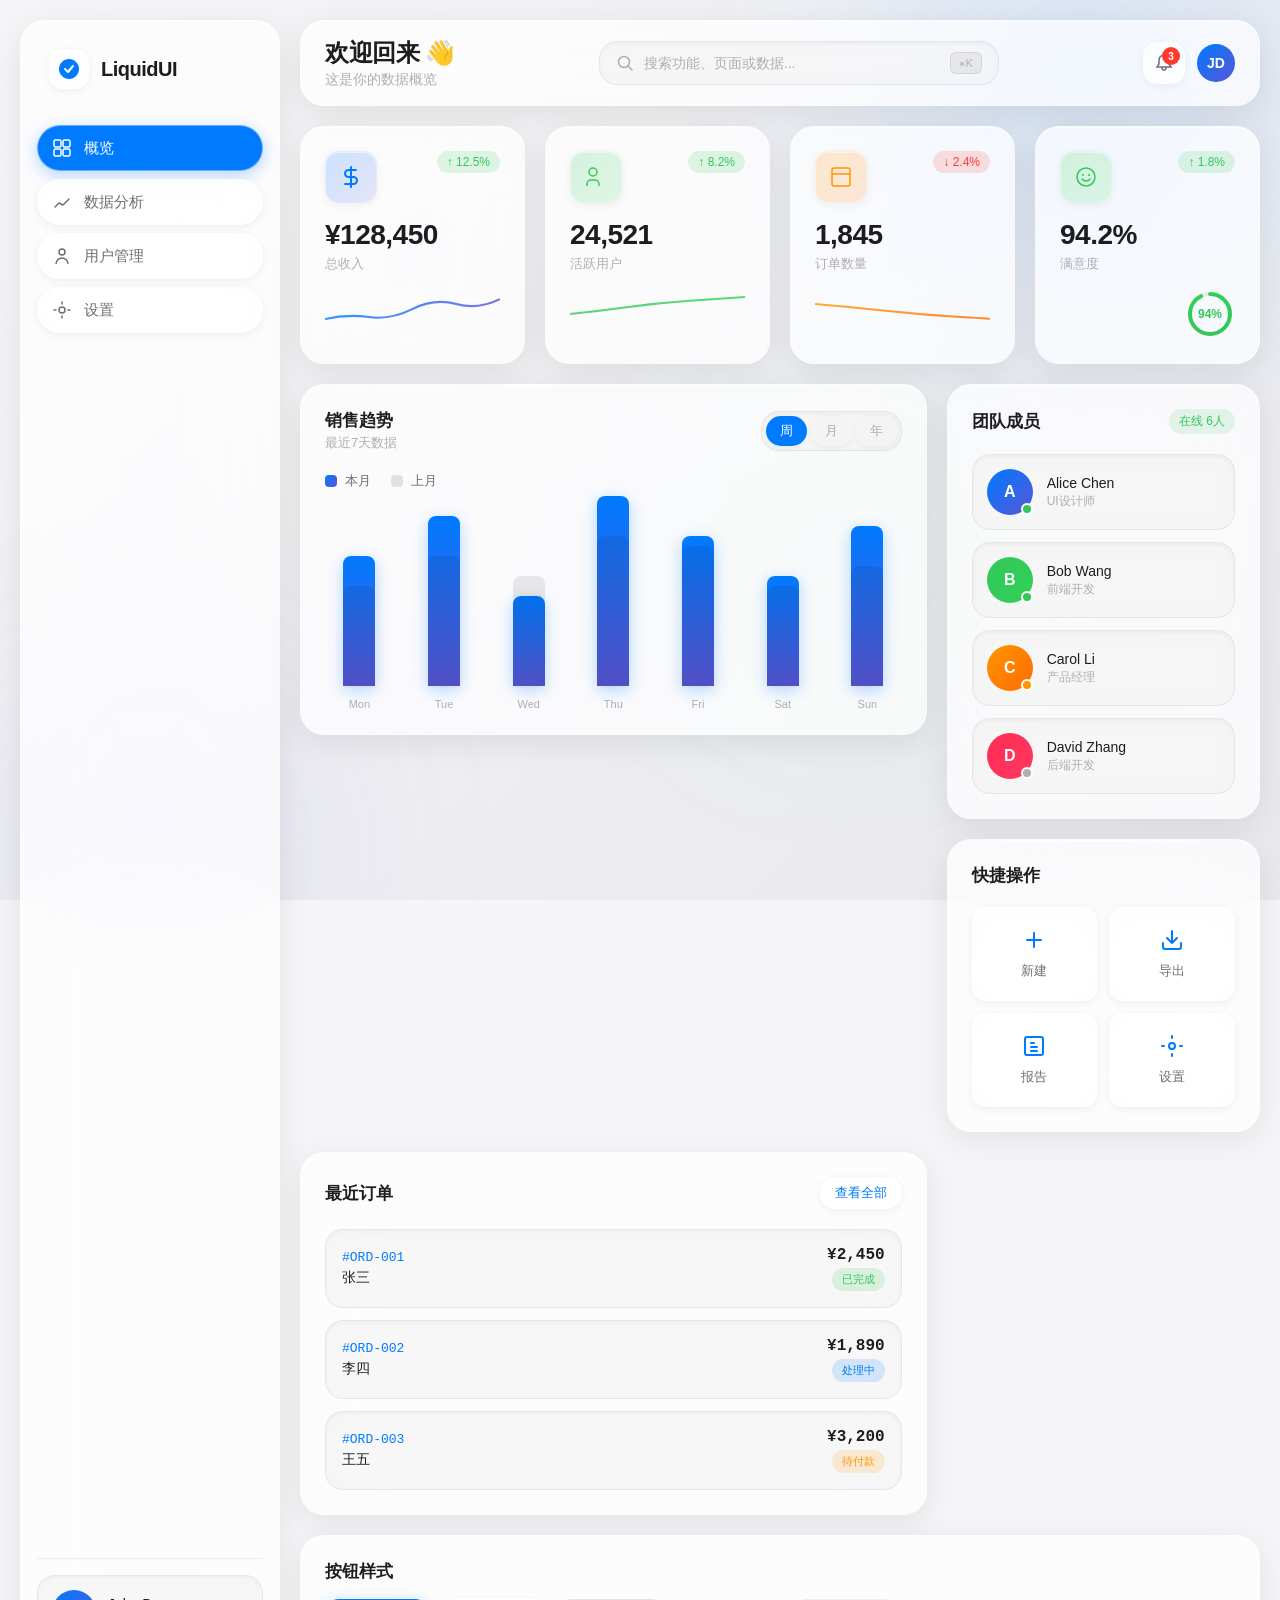
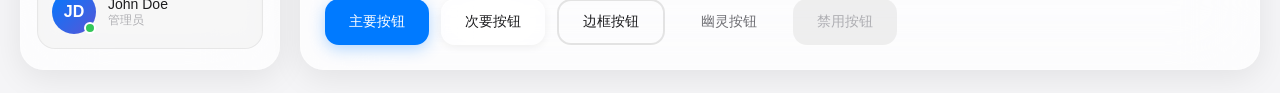
<file: liquid-glass/index.html>
<!DOCTYPE html>
<html lang="zh-CN">
<head>
    <meta charset="UTF-8">
    <meta name="viewport" content="width=device-width, initial-scale=1.0">
    <title>Liquid Glass - 深度优化版</title>
    <link rel="stylesheet" href="styles.css">
</head>
<body>
    <!-- 动态背景 -->
    <div class="bg-container">
        <div class="bg-gradient"></div>
        <div class="light-effects">
            <div class="light-orb orb-1"></div>
            <div class="light-orb orb-2"></div>
            <div class="light-orb orb-3"></div>
        </div>
    </div>

    <div class="app-container">
        <!-- 侧边栏 -->
        <aside class="sidebar liquid-panel">
            <div class="sidebar-header">
                <div class="logo">
                    <div class="logo-icon liquid-surface">
                        <svg width="24" height="24" viewBox="0 0 24 24" fill="none">
                            <path d="M12 2C6.48 2 2 6.48 2 12C2 17.52 6.48 22 12 22C17.52 22 22 17.52 22 12C22 6.48 17.52 2 12 2Z" fill="url(#logo-fill)"/>
                            <path d="M8 12L11 15L16 9" stroke="white" stroke-width="2" stroke-linecap="round" stroke-linejoin="round"/>
                            <defs>
                                <linearGradient id="logo-fill" x1="2" y1="2" x2="22" y2="22">
                                    <stop stop-color="#007AFF"/>
                                    <stop offset="1" stop-color="#5856D6"/>
                                </linearGradient>
                            </defs>
                        </svg>
                    </div>
                    <span class="logo-text">LiquidUI</span>
                </div>
            </div>

            <nav class="nav-menu">
                <a href="#" class="nav-item active liquid-pill">
                    <svg width="20" height="20" viewBox="0 0 20 20" fill="none">
                        <rect x="2" y="2" width="7" height="7" rx="1.5" stroke="currentColor" stroke-width="1.5"/>
                        <rect x="11" y="2" width="7" height="7" rx="1.5" stroke="currentColor" stroke-width="1.5"/>
                        <rect x="2" y="11" width="7" height="7" rx="1.5" stroke="currentColor" stroke-width="1.5"/>
                        <rect x="11" y="11" width="7" height="7" rx="1.5" stroke="currentColor" stroke-width="1.5"/>
                    </svg>
                    <span>概览</span>
                </a>
                <a href="#" class="nav-item liquid-pill">
                    <svg width="20" height="20" viewBox="0 0 20 20" fill="none">
                        <path d="M3 15L7 11L11 13L17 7" stroke="currentColor" stroke-width="1.5" stroke-linecap="round" stroke-linejoin="round"/>
                    </svg>
                    <span>数据分析</span>
                </a>
                <a href="#" class="nav-item liquid-pill">
                    <svg width="20" height="20" viewBox="0 0 20 20" fill="none">
                        <circle cx="10" cy="6" r="3" stroke="currentColor" stroke-width="1.5"/>
                        <path d="M4 18C4 14.6863 6.68629 12 10 12C13.3137 12 16 14.6863 16 18" stroke="currentColor" stroke-width="1.5"/>
                    </svg>
                    <span>用户管理</span>
                </a>
                <a href="#" class="nav-item liquid-pill">
                    <svg width="20" height="20" viewBox="0 0 20 20" fill="none">
                        <circle cx="10" cy="10" r="3" stroke="currentColor" stroke-width="1.5"/>
                        <path d="M10 2V4M10 16V18M2 10H4M16 10H18" stroke="currentColor" stroke-width="1.5" stroke-linecap="round"/>
                    </svg>
                    <span>设置</span>
                </a>
            </nav>

            <div class="sidebar-footer">
                <div class="user-card liquid-inset">
                    <div class="user-avatar">
                        <span>JD</span>
                        <span class="status-dot"></span>
                    </div>
                    <div class="user-info">
                        <span class="user-name">John Doe</span>
                        <span class="user-role">管理员</span>
                    </div>
                </div>
            </div>
        </aside>

        <!-- 主内容区 -->
        <main class="main-content">
            <!-- 顶部栏 -->
            <header class="top-bar liquid-panel">
                <div class="top-bar-left">
                    <h1 class="page-title">欢迎回来 👋</h1>
                    <p class="page-subtitle">这是你的数据概览</p>
                </div>
                <div class="top-bar-center">
                    <div class="search-box liquid-inset">
                        <svg width="18" height="18" viewBox="0 0 18 18" fill="none">
                            <circle cx="8" cy="8" r="5.5" stroke="currentColor" stroke-width="1.5"/>
                            <path d="M12 12L16 16" stroke="currentColor" stroke-width="1.5" stroke-linecap="round"/>
                        </svg>
                        <input type="text" placeholder="搜索功能、页面或数据...">
                        <kbd>⌘K</kbd>
                    </div>
                </div>
                <div class="top-bar-right">
                    <button class="icon-btn liquid-surface">
                        <svg width="20" height="20" viewBox="0 0 20 20" fill="none">
                            <path d="M10 2C7.23858 2 5 4.23858 5 7V11L3 14H17L15 11V7C15 4.23858 12.7614 2 10 2Z" stroke="currentColor" stroke-width="1.5"/>
                            <path d="M8 14V15C8 16.1046 8.89543 17 10 17C11.1046 17 12 16.1046 12 15V14" stroke="currentColor" stroke-width="1.5"/>
                        </svg>
                        <span class="badge">3</span>
                    </button>
                    <div class="user-avatar-small">
                        <span>JD</span>
                    </div>
                </div>
            </header>

            <!-- 统计卡片 -->
            <section class="stats-grid">
                <div class="stat-card liquid-panel">
                    <div class="stat-header">
                        <div class="stat-icon income liquid-surface">
                            <svg width="24" height="24" viewBox="0 0 24 24" fill="none">
                                <path d="M12 2V22M17 5H9.5C8.57174 5 7.6815 5.36875 7.02513 6.02513C6.36875 6.6815 6 7.57174 6 8.5C6 9.42826 6.36875 10.3185 7.02513 10.9749C7.6815 11.6313 8.57174 12 9.5 12H14.5C15.4283 12 16.3185 12.3687 16.9749 13.0251C17.6313 13.6815 18 14.5717 18 15.5C18 16.4283 17.6313 17.3185 16.9749 17.9749C16.3185 18.6313 15.4283 19 14.5 19H6" stroke="currentColor" stroke-width="2" stroke-linecap="round"/>
                            </svg>
                        </div>
                        <span class="stat-change up">↑ 12.5%</span>
                    </div>
                    <div class="stat-body">
                        <span class="stat-value">¥128,450</span>
                        <span class="stat-label">总收入</span>
                    </div>
                    <div class="stat-chart">
                        <svg width="100%" height="40" viewBox="0 0 120 40" preserveAspectRatio="none">
                            <path d="M0 30 Q15 25, 30 28 T60 20 T90 15 T120 10" stroke="url(#liquid-grad-1)" stroke-width="2" fill="none"/>
                            <defs>
                                <linearGradient id="liquid-grad-1" x1="0%" y1="0%" x2="100%" y2="0%">
                                    <stop offset="0%" stop-color="#007AFF"/>
                                    <stop offset="100%" stop-color="#5856D6"/>
                                </linearGradient>
                            </defs>
                        </svg>
                    </div>
                </div>

                <div class="stat-card liquid-panel">
                    <div class="stat-header">
                        <div class="stat-icon users liquid-surface">
                            <svg width="24" height="24" viewBox="0 0 24 24" fill="none">
                                <circle cx="9" cy="7" r="4" stroke="currentColor" stroke-width="1.5"/>
                                <path d="M3 21V19C3 16.7909 4.79086 15 7 15H11C13.2091 15 15 16.7909 15 19V21" stroke="currentColor" stroke-width="1.5"/>
                            </svg>
                        </div>
                        <span class="stat-change up">↑ 8.2%</span>
                    </div>
                    <div class="stat-body">
                        <span class="stat-value">24,521</span>
                        <span class="stat-label">活跃用户</span>
                    </div>
                    <div class="stat-chart">
                        <svg width="100%" height="40" viewBox="0 0 120 40" preserveAspectRatio="none">
                            <path d="M0 25 Q20 22, 40 18 T80 12 T120 8" stroke="url(#liquid-grad-2)" stroke-width="2" fill="none"/>
                            <defs>
                                <linearGradient id="liquid-grad-2" x1="0%" y1="0%" x2="100%" y2="0%">
                                    <stop offset="0%" stop-color="#34C759"/>
                                    <stop offset="100%" stop-color="#30D158"/>
                                </linearGradient>
                            </defs>
                        </svg>
                    </div>
                </div>

                <div class="stat-card liquid-panel">
                    <div class="stat-header">
                        <div class="stat-icon orders liquid-surface">
                            <svg width="24" height="24" viewBox="0 0 24 24" fill="none">
                                <rect x="3" y="3" width="18" height="18" rx="2" stroke="currentColor" stroke-width="1.5"/>
                                <path d="M3 9H21" stroke="currentColor" stroke-width="1.5"/>
                            </svg>
                        </div>
                        <span class="stat-change down">↓ 2.4%</span>
                    </div>
                    <div class="stat-body">
                        <span class="stat-value">1,845</span>
                        <span class="stat-label">订单数量</span>
                    </div>
                    <div class="stat-chart">
                        <svg width="100%" height="40" viewBox="0 0 120 40" preserveAspectRatio="none">
                            <path d="M0 15 Q25 18, 50 22 T100 28 T120 30" stroke="url(#liquid-grad-3)" stroke-width="2" fill="none"/>
                            <defs>
                                <linearGradient id="liquid-grad-3" x1="0%" y1="0%" x2="100%" y2="0%">
                                    <stop offset="0%" stop-color="#FF9500"/>
                                    <stop offset="100%" stop-color="#FF6B00"/>
                                </linearGradient>
                            </defs>
                        </svg>
                    </div>
                </div>

                <div class="stat-card liquid-panel">
                    <div class="stat-header">
                        <div class="stat-icon satisfaction liquid-surface">
                            <svg width="24" height="24" viewBox="0 0 24 24" fill="none">
                                <circle cx="12" cy="12" r="9" stroke="currentColor" stroke-width="1.5"/>
                                <path d="M8 14C8 14 9.5 16 12 16C14.5 16 16 14 16 14" stroke="currentColor" stroke-width="1.5" stroke-linecap="round"/>
                                <circle cx="9" cy="10" r="1" fill="currentColor"/>
                                <circle cx="15" cy="10" r="1" fill="currentColor"/>
                            </svg>
                        </div>
                        <span class="stat-change up">↑ 1.8%</span>
                    </div>
                    <div class="stat-body">
                        <span class="stat-value">94.2%</span>
                        <span class="stat-label">满意度</span>
                    </div>
                    <div class="stat-progress">
                        <div class="progress-ring">
                            <svg width="50" height="50" viewBox="0 0 50 50">
                                <circle cx="25" cy="25" r="20" stroke="rgba(0,0,0,0.06)" stroke-width="4" fill="none"/>
                                <circle cx="25" cy="25" r="20" stroke="url(#liquid-grad-4)" stroke-width="4" fill="none" 
                                    stroke-dasharray="125.6" stroke-dashoffset="10" stroke-linecap="round" transform="rotate(-90 25 25)"/>
                                <defs>
                                    <linearGradient id="liquid-grad-4" x1="0%" y1="0%" x2="100%" y2="0%">
                                        <stop offset="0%" stop-color="#34C759"/>
                                        <stop offset="100%" stop-color="#30D158"/>
                                    </linearGradient>
                                </defs>
                            </svg>
                            <span>94%</span>
                        </div>
                    </div>
                </div>
            </section>

            <!-- 主要内容 -->
            <section class="content-grid">
                <!-- 销售图表 -->
                <div class="card liquid-panel chart-card">
                    <div class="card-header">
                        <div class="card-title-group">
                            <h3>销售趋势</h3>
                            <span class="card-subtitle">最近7天数据</span>
                        </div>
                        <div class="card-actions">
                            <div class="tabs liquid-inset">
                                <button class="tab active liquid-pill">周</button>
                                <button class="tab liquid-pill">月</button>
                                <button class="tab liquid-pill">年</button>
                            </div>
                        </div>
                    </div>
                    <div class="chart-body">
                        <div class="chart-legend">
                            <div class="legend-item">
                                <span class="legend-dot" style="background: linear-gradient(135deg, #007AFF, #5856D6);"></span>
                                <span>本月</span>
                            </div>
                            <div class="legend-item">
                                <span class="legend-dot" style="background: rgba(0,0,0,0.1);"></span>
                                <span>上月</span>
                            </div>
                        </div>
                        <div class="chart-area">
                            <div class="chart-bars">
                                <div class="bar-group">
                                    <div class="bar current" style="height: 65%;">
                                        <div class="bar-value">¥52,000</div>
                                    </div>
                                    <div class="bar previous" style="height: 50%;"></div>
                                    <span class="bar-label">Mon</span>
                                </div>
                                <div class="bar-group">
                                    <div class="bar current" style="height: 85%;">
                                        <div class="bar-value">¥68,000</div>
                                    </div>
                                    <div class="bar previous" style="height: 65%;"></div>
                                    <span class="bar-label">Tue</span>
                                </div>
                                <div class="bar-group">
                                    <div class="bar current" style="height: 45%;">
                                        <div class="bar-value">¥36,000</div>
                                    </div>
                                    <div class="bar previous" style="height: 55%;"></div>
                                    <span class="bar-label">Wed</span>
                                </div>
                                <div class="bar-group">
                                    <div class="bar current" style="height: 95%;">
                                        <div class="bar-value">¥76,000</div>
                                    </div>
                                    <div class="bar previous" style="height: 75%;"></div>
                                    <span class="bar-label">Thu</span>
                                </div>
                                <div class="bar-group">
                                    <div class="bar current" style="height: 75%;">
                                        <div class="bar-value">¥60,000</div>
                                    </div>
                                    <div class="bar previous" style="height: 70%;"></div>
                                    <span class="bar-label">Fri</span>
                                </div>
                                <div class="bar-group">
                                    <div class="bar current" style="height: 55%;">
                                        <div class="bar-value">¥44,000</div>
                                    </div>
                                    <div class="bar previous" style="height: 50%;"></div>
                                    <span class="bar-label">Sat</span>
                                </div>
                                <div class="bar-group">
                                    <div class="bar current" style="height: 80%;">
                                        <div class="bar-value">¥64,000</div>
                                    </div>
                                    <div class="bar previous" style="height: 60%;"></div>
                                    <span class="bar-label">Sun</span>
                                </div>
                            </div>
                        </div>
                    </div>
                </div>

                <!-- 团队成员 -->
                <div class="card liquid-panel team-card">
                    <div class="card-header">
                        <h3>团队成员</h3>
                        <span class="online-count">在线 6人</span>
                    </div>
                    <div class="team-list">
                        <div class="team-member liquid-inset">
                            <div class="member-avatar" style="background: linear-gradient(135deg, #007AFF, #5856D6);">
                                <span>A</span>
                                <span class="member-status online"></span>
                            </div>
                            <div class="member-info">
                                <span class="member-name">Alice Chen</span>
                                <span class="member-role">UI设计师</span>
                            </div>
                        </div>
                        <div class="team-member liquid-inset">
                            <div class="member-avatar" style="background: linear-gradient(135deg, #34C759, #30D158);">
                                <span>B</span>
                                <span class="member-status online"></span>
                            </div>
                            <div class="member-info">
                                <span class="member-name">Bob Wang</span>
                                <span class="member-role">前端开发</span>
                            </div>
                        </div>
                        <div class="team-member liquid-inset">
                            <div class="member-avatar" style="background: linear-gradient(135deg, #FF9500, #FF6B00);">
                                <span>C</span>
                                <span class="member-status away"></span>
                            </div>
                            <div class="member-info">
                                <span class="member-name">Carol Li</span>
                                <span class="member-role">产品经理</span>
                            </div>
                        </div>
                        <div class="team-member liquid-inset">
                            <div class="member-avatar" style="background: linear-gradient(135deg, #FF2D55, #FF375F);">
                                <span>D</span>
                                <span class="member-status offline"></span>
                            </div>
                            <div class="member-info">
                                <span class="member-name">David Zhang</span>
                                <span class="member-role">后端开发</span>
                            </div>
                        </div>
                    </div>
                </div>

                <!-- 快捷操作 -->
                <div class="card liquid-panel actions-card">
                    <div class="card-header">
                        <h3>快捷操作</h3>
                    </div>
                    <div class="quick-actions">
                        <button class="quick-action liquid-surface">
                            <svg width="24" height="24" viewBox="0 0 24 24" fill="none">
                                <path d="M12 5V19M5 12H19" stroke="currentColor" stroke-width="2" stroke-linecap="round"/>
                            </svg>
                            <span>新建</span>
                        </button>
                        <button class="quick-action liquid-surface">
                            <svg width="24" height="24" viewBox="0 0 24 24" fill="none">
                                <path d="M21 15V19C21 20.1046 20.1046 21 19 21H5C3.89543 21 3 20.1046 3 19V15" stroke="currentColor" stroke-width="2" stroke-linecap="round"/>
                                <path d="M7 10L12 15L17 10M12 15V3" stroke="currentColor" stroke-width="2" stroke-linecap="round" stroke-linejoin="round"/>
                            </svg>
                            <span>导出</span>
                        </button>
                        <button class="quick-action liquid-surface">
                            <svg width="24" height="24" viewBox="0 0 24 24" fill="none">
                                <path d="M9 17H15M9 13H15M9 9H12M5 3H19C20.1046 3 21 3.89543 21 5V19C21 20.1046 20.1046 21 19 21H5C3.89543 21 3 20.1046 3 19V5C3 3.89543 3.89543 3 5 3Z" stroke="currentColor" stroke-width="2" stroke-linecap="round"/>
                            </svg>
                            <span>报告</span>
                        </button>
                        <button class="quick-action liquid-surface">
                            <svg width="24" height="24" viewBox="0 0 24 24" fill="none">
                                <circle cx="12" cy="12" r="3" stroke="currentColor" stroke-width="2"/>
                                <path d="M12 2V4M12 20V22M2 12H4M20 12H22" stroke="currentColor" stroke-width="2" stroke-linecap="round"/>
                            </svg>
                            <span>设置</span>
                        </button>
                    </div>
                </div>

                <!-- 最近订单 -->
                <div class="card liquid-panel orders-card">
                    <div class="card-header">
                        <h3>最近订单</h3>
                        <button class="view-all liquid-pill">查看全部</button>
                    </div>
                    <div class="orders-list">
                        <div class="order-item liquid-inset">
                            <div class="order-info">
                                <span class="order-id">#ORD-001</span>
                                <span class="order-customer">张三</span>
                            </div>
                            <div class="order-details">
                                <span class="order-amount">¥2,450</span>
                                <span class="order-status success">已完成</span>
                            </div>
                        </div>
                        <div class="order-item liquid-inset">
                            <div class="order-info">
                                <span class="order-id">#ORD-002</span>
                                <span class="order-customer">李四</span>
                            </div>
                            <div class="order-details">
                                <span class="order-amount">¥1,890</span>
                                <span class="order-status pending">处理中</span>
                            </div>
                        </div>
                        <div class="order-item liquid-inset">
                            <div class="order-info">
                                <span class="order-id">#ORD-003</span>
                                <span class="order-customer">王五</span>
                            </div>
                            <div class="order-details">
                                <span class="order-amount">¥3,200</span>
                                <span class="order-status warning">待付款</span>
                            </div>
                        </div>
                    </div>
                </div>
            </section>

            <!-- 按钮展示 -->
            <section class="button-showcase liquid-panel">
                <h3>按钮样式</h3>
                <div class="button-group">
                    <button class="liquid-btn primary">主要按钮</button>
                    <button class="liquid-btn secondary liquid-surface">次要按钮</button>
                    <button class="liquid-btn outline">边框按钮</button>
                    <button class="liquid-btn ghost">幽灵按钮</button>
                    <button class="liquid-btn" disabled>禁用按钮</button>
                </div>
            </section>
        </main>
    </div>

    <script src="script.js"></script>
</body>
</html>
</file>
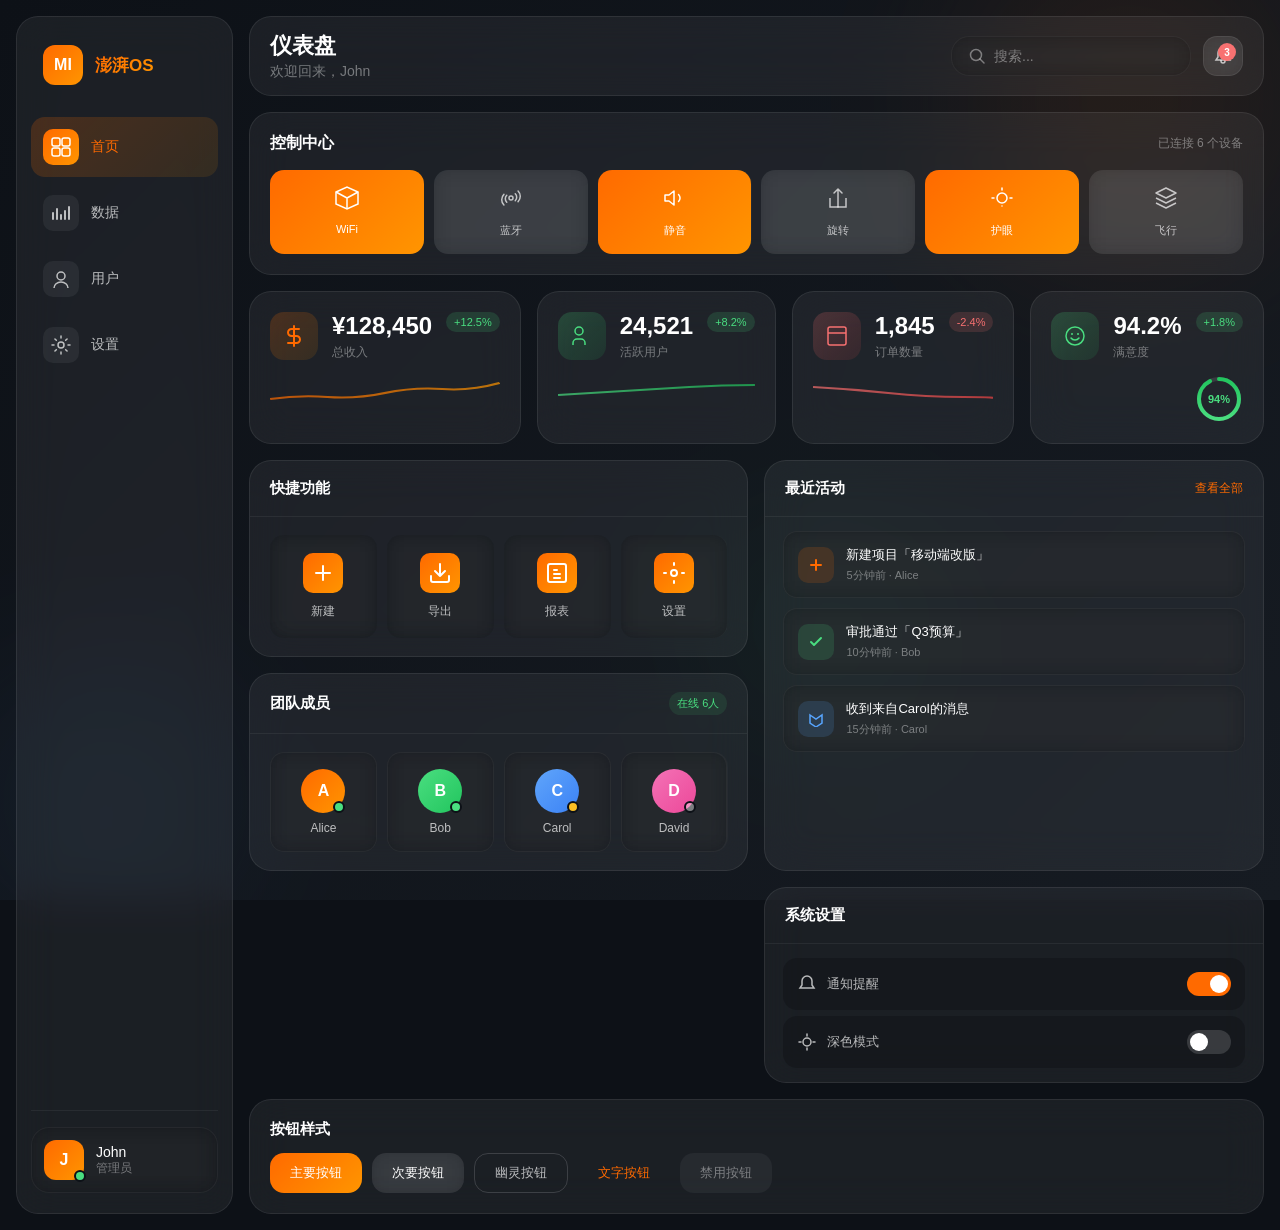
<file: mi-hyperos/index.html>
<!DOCTYPE html>
<html lang="zh-CN">
<head>
    <meta charset="UTF-8">
    <meta name="viewport" content="width=device-width, initial-scale=1.0">
    <title>小米澎湃OS - 深度优化版</title>
    <link rel="stylesheet" href="styles.css">
</head>
<body>
    <!-- 动态背景 -->
    <div class="bg-container">
        <div class="bg-gradient"></div>
        <div class="wave-effects">
            <div class="wave wave-1"></div>
            <div class="wave wave-2"></div>
            <div class="wave wave-3"></div>
        </div>
    </div>

    <div class="app-container">
        <!-- 侧边栏 -->
        <aside class="sidebar glass">
            <div class="sidebar-header">
                <div class="logo">
                    <div class="logo-icon">
                        <span>MI</span>
                    </div>
                    <span class="logo-text">澎湃OS</span>
                </div>
            </div>

            <nav class="nav-menu">
                <a href="#" class="nav-item active">
                    <div class="nav-icon-wrap">
                        <svg width="22" height="22" viewBox="0 0 22 22" fill="none">
                            <rect x="2" y="2" width="8" height="8" rx="2" stroke="currentColor" stroke-width="1.5"/>
                            <rect x="12" y="2" width="8" height="8" rx="2" stroke="currentColor" stroke-width="1.5"/>
                            <rect x="2" y="12" width="8" height="8" rx="2" stroke="currentColor" stroke-width="1.5"/>
                            <rect x="12" y="12" width="8" height="8" rx="2" stroke="currentColor" stroke-width="1.5"/>
                        </svg>
                    </div>
                    <span>首页</span>
                </a>
                <a href="#" class="nav-item">
                    <div class="nav-icon-wrap">
                        <svg width="22" height="22" viewBox="0 0 22 22" fill="none">
                            <path d="M3 17V11M7 17V7M11 17V13M15 17V9M19 17V5" stroke="currentColor" stroke-width="2" stroke-linecap="round"/>
                        </svg>
                    </div>
                    <span>数据</span>
                </a>
                <a href="#" class="nav-item">
                    <div class="nav-icon-wrap">
                        <svg width="22" height="22" viewBox="0 0 22 22" fill="none">
                            <circle cx="11" cy="8" r="4" stroke="currentColor" stroke-width="1.5"/>
                            <path d="M4 20C4 16.6863 7.13401 14 11 14C14.866 14 18 16.6863 18 20" stroke="currentColor" stroke-width="1.5"/>
                        </svg>
                    </div>
                    <span>用户</span>
                </a>
                <a href="#" class="nav-item">
                    <div class="nav-icon-wrap">
                        <svg width="22" height="22" viewBox="0 0 22 22" fill="none">
                            <circle cx="11" cy="11" r="3" stroke="currentColor" stroke-width="1.5"/>
                            <path d="M11 2V4M11 18V20M2 11H4M18 11H20M4.93 4.93L6.34 6.34M15.66 15.66L17.07 17.07M17.07 4.93L15.66 6.34M6.34 15.66L4.93 17.07" stroke="currentColor" stroke-width="1.5" stroke-linecap="round"/>
                        </svg>
                    </div>
                    <span>设置</span>
                </a>
            </nav>

            <div class="sidebar-footer">
                <div class="user-card glass-inset">
                    <div class="user-avatar">
                        <span>J</span>
                        <span class="online-dot"></span>
                    </div>
                    <div class="user-info">
                        <span class="user-name">John</span>
                        <span class="user-role">管理员</span>
                    </div>
                </div>
            </div>
        </aside>

        <!-- 主内容区 -->
        <main class="main-content">
            <!-- 顶部栏 -->
            <header class="top-bar glass">
                <div class="top-bar-left">
                    <h1 class="page-title">仪表盘</h1>
                    <span class="page-subtitle">欢迎回来，John</span>
                </div>
                <div class="top-bar-right">
                    <div class="search-container glass-inset">
                        <svg class="search-icon" width="18" height="18" viewBox="0 0 18 18" fill="none">
                            <circle cx="8" cy="8" r="5.5" stroke="currentColor" stroke-width="1.5"/>
                            <path d="M12 12L16 16" stroke="currentColor" stroke-width="1.5" stroke-linecap="round"/>
                        </svg>
                        <input type="text" placeholder="搜索..." class="search-input">
                    </div>
                    <button class="icon-button glass-btn notification-btn">
                        <svg width="20" height="20" viewBox="0 0 20 20" fill="none">
                            <path d="M10 2C7.23858 2 5 4.23858 5 7V11L3 14H17L15 11V7C15 4.23858 12.7614 2 10 2Z" stroke="currentColor" stroke-width="1.5"/>
                            <path d="M8 14V15C8 16.1046 8.89543 17 10 17C11.1046 17 12 16.1046 12 15V14" stroke="currentColor" stroke-width="1.5"/>
                        </svg>
                        <span class="notification-badge">3</span>
                    </button>
                </div>
            </header>

            <!-- 控制中心 -->
            <section class="control-center glass">
                <div class="control-header">
                    <h3>控制中心</h3>
                    <span class="control-status">已连接 6 个设备</span>
                </div>
                <div class="control-grid">
                    <button class="control-btn active glass-btn">
                        <span class="control-icon">
                            <svg width="24" height="24" viewBox="0 0 24 24" fill="none">
                                <path d="M1 6L12 1L23 6V18L12 23L1 18V6Z" stroke="currentColor" stroke-width="1.5"/>
                                <path d="M12 12L23 6M12 12L1 6M12 12V23" stroke="currentColor" stroke-width="1.5"/>
                            </svg>
                        </span>
                        <span>WiFi</span>
                    </button>
                    <button class="control-btn glass-btn">
                        <span class="control-icon">
                            <svg width="24" height="24" viewBox="0 0 24 24" fill="none">
                                <circle cx="12" cy="12" r="2" stroke="currentColor" stroke-width="1.5"/>
                                <path d="M16.24 7.76C18.18 9.7 18.18 12.83 16.24 14.77" stroke="currentColor" stroke-width="1.5" stroke-linecap="round"/>
                                <path d="M7.76 16.24C5.82 14.3 5.82 11.17 7.76 9.23" stroke="currentColor" stroke-width="1.5" stroke-linecap="round"/>
                                <path d="M19.07 4.93C22.02 7.88 22.02 12.65 19.07 15.6" stroke="currentColor" stroke-width="1.5" stroke-linecap="round"/>
                                <path d="M4.93 19.07C1.98 16.12 1.98 11.35 4.93 8.4" stroke="currentColor" stroke-width="1.5" stroke-linecap="round"/>
                            </svg>
                        </span>
                        <span>蓝牙</span>
                    </button>
                    <button class="control-btn active glass-btn">
                        <span class="control-icon">
                            <svg width="24" height="24" viewBox="0 0 24 24" fill="none">
                                <path d="M11 5L6 9H2V15H6L11 19V5Z" stroke="currentColor" stroke-width="1.5" stroke-linecap="round" stroke-linejoin="round"/>
                                <path d="M15.54 8.46C16.48 9.4 17.05 10.65 17.05 12C17.05 13.35 16.48 14.6 15.54 15.54" stroke="currentColor" stroke-width="1.5" stroke-linecap="round"/>
                            </svg>
                        </span>
                        <span>静音</span>
                    </button>
                    <button class="control-btn glass-btn">
                        <span class="control-icon">
                            <svg width="24" height="24" viewBox="0 0 24 24" fill="none">
                                <path d="M4 12V21H20V12" stroke="currentColor" stroke-width="1.5"/>
                                <path d="M12 3V21M12 3L8 7M12 3L16 7" stroke="currentColor" stroke-width="1.5" stroke-linecap="round" stroke-linejoin="round"/>
                            </svg>
                        </span>
                        <span>旋转</span>
                    </button>
                    <button class="control-btn active glass-btn">
                        <span class="control-icon">
                            <svg width="24" height="24" viewBox="0 0 24 24" fill="none">
                                <circle cx="12" cy="12" r="5" stroke="currentColor" stroke-width="1.5"/>
                                <path d="M12 2V4M12 20V20M2 12H4M20 12H22" stroke="currentColor" stroke-width="1.5" stroke-linecap="round"/>
                            </svg>
                        </span>
                        <span>护眼</span>
                    </button>
                    <button class="control-btn glass-btn">
                        <span class="control-icon">
                            <svg width="24" height="24" viewBox="0 0 24 24" fill="none">
                                <path d="M12 2L2 7L12 12L22 7L12 2Z" stroke="currentColor" stroke-width="1.5" stroke-linejoin="round"/>
                                <path d="M2 17L12 22L22 17" stroke="currentColor" stroke-width="1.5" stroke-linejoin="round"/>
                                <path d="M2 12L12 17L22 12" stroke="currentColor" stroke-width="1.5" stroke-linejoin="round"/>
                            </svg>
                        </span>
                        <span>飞行</span>
                    </button>
                </div>
            </section>

            <!-- 统计卡片 -->
            <section class="stats-row">
                <div class="stat-card glass">
                    <div class="stat-card-inner">
                        <div class="stat-icon income">
                            <svg width="24" height="24" viewBox="0 0 24 24" fill="none">
                                <path d="M12 2V22M17 5H9.5C8.57174 5 7.6815 5.36875 7.02513 6.02513C6.36875 6.6815 6 7.57174 6 8.5C6 9.42826 6.36875 10.3185 7.02513 10.9749C7.6815 11.6313 8.57174 12 9.5 12H14.5C15.4283 12 16.3185 12.3687 16.9749 13.0251C17.6313 13.6815 18 14.5717 18 15.5C18 16.4283 17.6313 17.3185 16.9749 17.9749C16.3185 18.6313 15.4283 19 14.5 19H6" stroke="currentColor" stroke-width="2" stroke-linecap="round"/>
                            </svg>
                        </div>
                        <div class="stat-details">
                            <span class="stat-value">¥128,450</span>
                            <span class="stat-label">总收入</span>
                        </div>
                        <div class="stat-trend up">+12.5%</div>
                    </div>
                    <div class="stat-sparkline">
                        <svg width="100%" height="32" viewBox="0 0 120 32" preserveAspectRatio="none">
                            <path d="M0 24 Q15 20, 30 22 T60 18 T90 14 T120 8" stroke="url(#mi-spark-1)" stroke-width="2" fill="none"/>
                            <defs>
                                <linearGradient id="mi-spark-1" x1="0%" y1="0%" x2="100%" y2="0%">
                                    <stop offset="0%" stop-color="#ff6a00"/>
                                    <stop offset="100%" stop-color="#ff9500"/>
                                </linearGradient>
                            </defs>
                        </svg>
                    </div>
                </div>

                <div class="stat-card glass">
                    <div class="stat-card-inner">
                        <div class="stat-icon users">
                            <svg width="24" height="24" viewBox="0 0 24 24" fill="none">
                                <circle cx="9" cy="7" r="4" stroke="currentColor" stroke-width="1.5"/>
                                <path d="M3 21V19C3 16.7909 4.79086 15 7 15H11C13.2091 15 15 16.7909 15 19V21" stroke="currentColor" stroke-width="1.5"/>
                            </svg>
                        </div>
                        <div class="stat-details">
                            <span class="stat-value">24,521</span>
                            <span class="stat-label">活跃用户</span>
                        </div>
                        <div class="stat-trend up">+8.2%</div>
                    </div>
                    <div class="stat-sparkline">
                        <svg width="100%" height="32" viewBox="0 0 120 32" preserveAspectRatio="none">
                            <path d="M0 20 Q20 18, 40 16 T80 12 T120 10" stroke="url(#mi-spark-2)" stroke-width="2" fill="none"/>
                            <defs>
                                <linearGradient id="mi-spark-2" x1="0%" y1="0%" x2="100%" y2="0%">
                                    <stop offset="0%" stop-color="#4ade80"/>
                                    <stop offset="100%" stop-color="#22c55e"/>
                                </linearGradient>
                            </defs>
                        </svg>
                    </div>
                </div>

                <div class="stat-card glass">
                    <div class="stat-card-inner">
                        <div class="stat-icon orders">
                            <svg width="24" height="24" viewBox="0 0 24 24" fill="none">
                                <rect x="3" y="3" width="18" height="18" rx="2" stroke="currentColor" stroke-width="1.5"/>
                                <path d="M3 9H21" stroke="currentColor" stroke-width="1.5"/>
                            </svg>
                        </div>
                        <div class="stat-details">
                            <span class="stat-value">1,845</span>
                            <span class="stat-label">订单数量</span>
                        </div>
                        <div class="stat-trend down">-2.4%</div>
                    </div>
                    <div class="stat-sparkline">
                        <svg width="100%" height="32" viewBox="0 0 120 32" preserveAspectRatio="none">
                            <path d="M0 12 Q25 14, 50 18 T100 22 T120 24" stroke="url(#mi-spark-3)" stroke-width="2" fill="none"/>
                            <defs>
                                <linearGradient id="mi-spark-3" x1="0%" y1="0%" x2="100%" y2="0%">
                                    <stop offset="0%" stop-color="#f87171"/>
                                    <stop offset="100%" stop-color="#ef4444"/>
                                </linearGradient>
                            </defs>
                        </svg>
                    </div>
                </div>

                <div class="stat-card glass">
                    <div class="stat-card-inner">
                        <div class="stat-icon satisfaction">
                            <svg width="24" height="24" viewBox="0 0 24 24" fill="none">
                                <circle cx="12" cy="12" r="9" stroke="currentColor" stroke-width="1.5"/>
                                <path d="M8 14C8 14 9.5 16 12 16C14.5 16 16 14 16 14" stroke="currentColor" stroke-width="1.5" stroke-linecap="round"/>
                                <circle cx="9" cy="10" r="1" fill="currentColor"/>
                                <circle cx="15" cy="10" r="1" fill="currentColor"/>
                            </svg>
                        </div>
                        <div class="stat-details">
                            <span class="stat-value">94.2%</span>
                            <span class="stat-label">满意度</span>
                        </div>
                        <div class="stat-trend up">+1.8%</div>
                    </div>
                    <div class="stat-progress">
                        <div class="progress-ring">
                            <svg width="48" height="48" viewBox="0 0 48 48">
                                <circle cx="24" cy="24" r="20" stroke="rgba(255,255,255,0.1)" stroke-width="4" fill="none"/>
                                <circle cx="24" cy="24" r="20" stroke="url(#mi-progress)" stroke-width="4" fill="none" 
                                    stroke-dasharray="125.6" stroke-dashoffset="10" stroke-linecap="round" transform="rotate(-90 24 24)"/>
                                <defs>
                                    <linearGradient id="mi-progress" x1="0%" y1="0%" x2="100%" y2="0%">
                                        <stop offset="0%" stop-color="#4ade80"/>
                                        <stop offset="100%" stop-color="#22c55e"/>
                                    </linearGradient>
                                </defs>
                            </svg>
                            <span class="progress-value">94%</span>
                        </div>
                    </div>
                </div>
            </section>

            <!-- 主要内容区 -->
            <section class="content-area">
                <!-- 快捷功能 -->
                <div class="card glass quick-actions-card">
                    <div class="card-header">
                        <h3>快捷功能</h3>
                    </div>
                    <div class="quick-actions-grid">
                        <button class="quick-action glass-inset">
                            <div class="action-icon">
                                <svg width="24" height="24" viewBox="0 0 24 24" fill="none">
                                    <path d="M12 5V19M5 12H19" stroke="currentColor" stroke-width="2" stroke-linecap="round"/>
                                </svg>
                            </div>
                            <span>新建</span>
                        </button>
                        <button class="quick-action glass-inset">
                            <div class="action-icon">
                                <svg width="24" height="24" viewBox="0 0 24 24" fill="none">
                                    <path d="M21 15V19C21 20.1046 20.1046 21 19 21H5C3.89543 21 3 20.1046 3 19V15" stroke="currentColor" stroke-width="2" stroke-linecap="round"/>
                                    <path d="M7 10L12 15L17 10M12 15V3" stroke="currentColor" stroke-width="2" stroke-linecap="round" stroke-linejoin="round"/>
                                </svg>
                            </div>
                            <span>导出</span>
                        </button>
                        <button class="quick-action glass-inset">
                            <div class="action-icon">
                                <svg width="24" height="24" viewBox="0 0 24 24" fill="none">
                                    <path d="M9 17H15M9 13H15M9 9H12M5 3H19C20.1046 3 21 3.89543 21 5V19C21 20.1046 20.1046 21 19 21H5C3.89543 21 3 20.1046 3 19V5C3 3.89543 3.89543 3 5 3Z" stroke="currentColor" stroke-width="2" stroke-linecap="round"/>
                                </svg>
                            </div>
                            <span>报表</span>
                        </button>
                        <button class="quick-action glass-inset">
                            <div class="action-icon">
                                <svg width="24" height="24" viewBox="0 0 24 24" fill="none">
                                    <circle cx="12" cy="12" r="3" stroke="currentColor" stroke-width="2"/>
                                    <path d="M12 2V4M12 20V22M2 12H4M20 12H22" stroke="currentColor" stroke-width="2" stroke-linecap="round"/>
                                </svg>
                            </div>
                            <span>设置</span>
                        </button>
                    </div>
                </div>

                <!-- 最近活动 -->
                <div class="card glass activity-card">
                    <div class="card-header">
                        <h3>最近活动</h3>
                        <button class="view-all-btn">查看全部</button>
                    </div>
                    <div class="activity-list">
                        <div class="activity-item glass-inset">
                            <div class="activity-icon create">
                                <svg width="16" height="16" viewBox="0 0 16 16" fill="none">
                                    <path d="M8 3V13M3 8H13" stroke="currentColor" stroke-width="2" stroke-linecap="round"/>
                                </svg>
                            </div>
                            <div class="activity-content">
                                <span class="activity-title">新建项目「移动端改版」</span>
                                <span class="activity-meta">5分钟前 · Alice</span>
                            </div>
                        </div>
                        <div class="activity-item glass-inset">
                            <div class="activity-icon approve">
                                <svg width="16" height="16" viewBox="0 0 16 16" fill="none">
                                    <path d="M3 8L6 11L13 4" stroke="currentColor" stroke-width="2" stroke-linecap="round" stroke-linejoin="round"/>
                                </svg>
                            </div>
                            <div class="activity-content">
                                <span class="activity-title">审批通过「Q3预算」</span>
                                <span class="activity-meta">10分钟前 · Bob</span>
                            </div>
                        </div>
                        <div class="activity-item glass-inset">
                            <div class="activity-icon message">
                                <svg width="16" height="16" viewBox="0 0 16 16" fill="none">
                                    <path d="M2 4L8 8L14 4V12L8 16L2 12V4Z" stroke="currentColor" stroke-width="1.5"/>
                                </svg>
                            </div>
                            <div class="activity-content">
                                <span class="activity-title">收到来自Carol的消息</span>
                                <span class="activity-meta">15分钟前 · Carol</span>
                            </div>
                        </div>
                    </div>
                </div>

                <!-- 团队成员 -->
                <div class="card glass team-card">
                    <div class="card-header">
                        <h3>团队成员</h3>
                        <span class="member-count">在线 6人</span>
                    </div>
                    <div class="team-grid">
                        <div class="team-member glass-inset">
                            <div class="member-avatar" style="background: linear-gradient(135deg, #ff6a00, #ff9500);">
                                <span>A</span>
                                <span class="status-indicator online"></span>
                            </div>
                            <span class="member-name">Alice</span>
                        </div>
                        <div class="team-member glass-inset">
                            <div class="member-avatar" style="background: linear-gradient(135deg, #4ade80, #22c55e);">
                                <span>B</span>
                                <span class="status-indicator online"></span>
                            </div>
                            <span class="member-name">Bob</span>
                        </div>
                        <div class="team-member glass-inset">
                            <div class="member-avatar" style="background: linear-gradient(135deg, #60a5fa, #3b82f6);">
                                <span>C</span>
                                <span class="status-indicator away"></span>
                            </div>
                            <span class="member-name">Carol</span>
                        </div>
                        <div class="team-member glass-inset">
                            <div class="member-avatar" style="background: linear-gradient(135deg, #f472b6, #ec4899);">
                                <span>D</span>
                                <span class="status-indicator offline"></span>
                            </div>
                            <span class="member-name">David</span>
                        </div>
                    </div>
                </div>

                <!-- 设置卡片 -->
                <div class="card glass settings-card">
                    <div class="card-header">
                        <h3>系统设置</h3>
                    </div>
                    <div class="settings-list">
                        <div class="setting-item">
                            <div class="setting-info">
                                <svg width="20" height="20" viewBox="0 0 20 20" fill="none">
                                    <path d="M10 2C7.23858 2 5 4.23858 5 7V11L3 14H17L15 11V7C15 4.23858 12.7614 2 10 2Z" stroke="currentColor" stroke-width="1.5"/>
                                </svg>
                                <span>通知提醒</span>
                            </div>
                            <label class="toggle">
                                <input type="checkbox" checked>
                                <span class="toggle-slider"></span>
                            </label>
                        </div>
                        <div class="setting-item">
                            <div class="setting-info">
                                <svg width="20" height="20" viewBox="0 0 20 20" fill="none">
                                    <circle cx="10" cy="10" r="4" stroke="currentColor" stroke-width="1.5"/>
                                    <path d="M10 2V4M10 16V18M2 10H4M16 10H18" stroke="currentColor" stroke-width="1.5" stroke-linecap="round"/>
                                </svg>
                                <span>深色模式</span>
                            </div>
                            <label class="toggle">
                                <input type="checkbox">
                                <span class="toggle-slider"></span>
                            </label>
                        </div>
                    </div>
                </div>
            </section>

            <!-- 按钮展示 -->
            <section class="button-showcase glass">
                <h3>按钮样式</h3>
                <div class="button-group">
                    <button class="mi-btn primary">主要按钮</button>
                    <button class="mi-btn secondary glass-btn">次要按钮</button>
                    <button class="mi-btn ghost">幽灵按钮</button>
                    <button class="mi-btn text">文字按钮</button>
                    <button class="mi-btn" disabled>禁用按钮</button>
                </div>
            </section>
        </main>
    </div>

    <script src="script.js"></script>
</body>
</html>
</file>
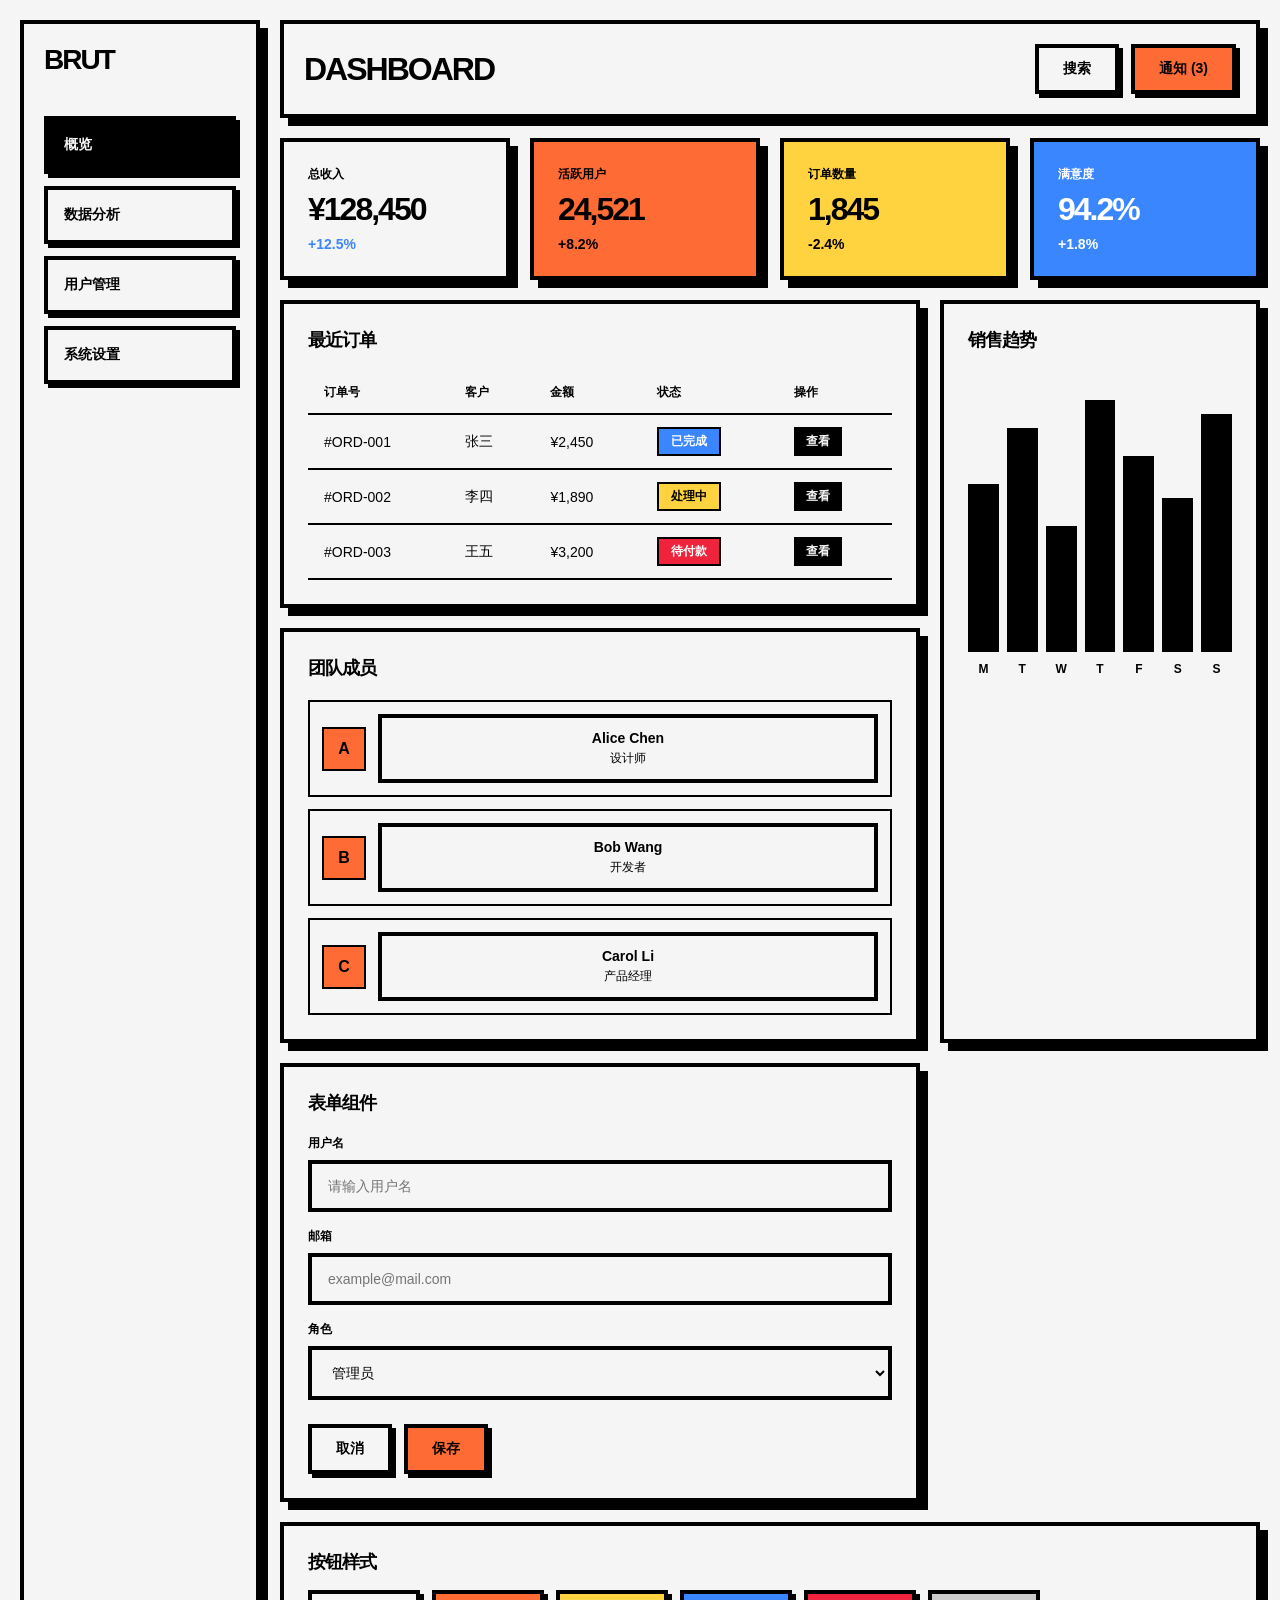
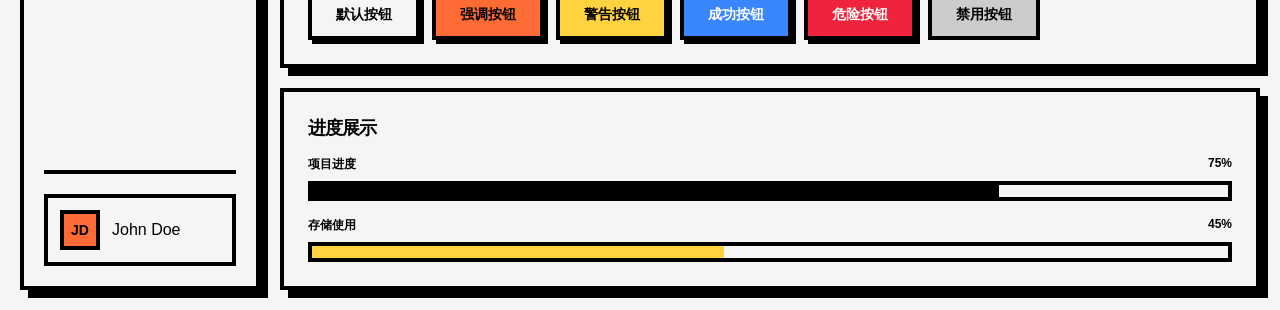
<file: neo-brutalism/index.html>
<!DOCTYPE html>
<html lang="zh-CN">
<head>
    <meta charset="UTF-8">
    <meta name="viewport" content="width=device-width, initial-scale=1.0">
    <title>Neo-Brutalism DemoUI</title>
    <link rel="stylesheet" href="styles.css">
</head>
<body>
    <div class="app-container">
        <!-- 侧边栏 -->
        <aside class="sidebar">
            <div class="logo">
                <span class="logo-icon">BRUT</span>
            </div>
            <nav class="nav-menu">
                <a href="#" class="nav-item active">
                    <span>概览</span>
                </a>
                <a href="#" class="nav-item">
                    <span>数据分析</span>
                </a>
                <a href="#" class="nav-item">
                    <span>用户管理</span>
                </a>
                <a href="#" class="nav-item">
                    <span>系统设置</span>
                </a>
            </nav>
            <div class="sidebar-footer">
                <div class="user-info">
                    <div class="user-avatar">JD</div>
                    <span>John Doe</span>
                </div>
            </div>
        </aside>

        <!-- 主内容区 -->
        <main class="main-content">
            <!-- 顶部导航 -->
            <header class="top-nav">
                <div class="page-title">DASHBOARD</div>
                <div class="nav-actions">
                    <button class="btn-brutal">搜索</button>
                    <button class="btn-brutal accent">通知 (3)</button>
                </div>
            </header>

            <!-- 统计卡片 -->
            <section class="stats-grid">
                <div class="stat-card">
                    <div class="stat-label">总收入</div>
                    <div class="stat-value">¥128,450</div>
                    <div class="stat-change positive">+12.5%</div>
                </div>
                <div class="stat-card accent">
                    <div class="stat-label">活跃用户</div>
                    <div class="stat-value">24,521</div>
                    <div class="stat-change">+8.2%</div>
                </div>
                <div class="stat-card warning">
                    <div class="stat-label">订单数量</div>
                    <div class="stat-value">1,845</div>
                    <div class="stat-change">-2.4%</div>
                </div>
                <div class="stat-card success">
                    <div class="stat-label">满意度</div>
                    <div class="stat-value">94.2%</div>
                    <div class="stat-change">+1.8%</div>
                </div>
            </section>

            <!-- 内容区域 -->
            <section class="content-grid">
                <!-- 数据表格 -->
                <div class="card table-card">
                    <h3 class="card-title">最近订单</h3>
                    <div class="table-container">
                        <table>
                            <thead>
                                <tr>
                                    <th>订单号</th>
                                    <th>客户</th>
                                    <th>金额</th>
                                    <th>状态</th>
                                    <th>操作</th>
                                </tr>
                            </thead>
                            <tbody>
                                <tr>
                                    <td>#ORD-001</td>
                                    <td>张三</td>
                                    <td>¥2,450</td>
                                    <td><span class="badge success">已完成</span></td>
                                    <td><button class="btn-small">查看</button></td>
                                </tr>
                                <tr>
                                    <td>#ORD-002</td>
                                    <td>李四</td>
                                    <td>¥1,890</td>
                                    <td><span class="badge warning">处理中</span></td>
                                    <td><button class="btn-small">查看</button></td>
                                </tr>
                                <tr>
                                    <td>#ORD-003</td>
                                    <td>王五</td>
                                    <td>¥3,200</td>
                                    <td><span class="badge danger">待付款</span></td>
                                    <td><button class="btn-small">查看</button></td>
                                </tr>
                            </tbody>
                        </table>
                    </div>
                </div>

                <!-- 图表区域 -->
                <div class="card chart-card">
                    <h3 class="card-title">销售趋势</h3>
                    <div class="chart-placeholder">
                        <div class="chart-bars">
                            <div class="bar" style="height: 60%"><span>M</span></div>
                            <div class="bar" style="height: 80%"><span>T</span></div>
                            <div class="bar" style="height: 45%"><span>W</span></div>
                            <div class="bar" style="height: 90%"><span>T</span></div>
                            <div class="bar" style="height: 70%"><span>F</span></div>
                            <div class="bar" style="height: 55%"><span>S</span></div>
                            <div class="bar" style="height: 85%"><span>S</span></div>
                        </div>
                    </div>
                </div>

                <!-- 团队成员 -->
                <div class="card user-card">
                    <h3 class="card-title">团队成员</h3>
                    <div class="user-list">
                        <div class="user-item">
                            <div class="avatar">A</div>
                            <div class="user-info">
                                <span class="name">Alice Chen</span>
                                <span class="role">设计师</span>
                            </div>
                        </div>
                        <div class="user-item">
                            <div class="avatar">B</div>
                            <div class="user-info">
                                <span class="name">Bob Wang</span>
                                <span class="role">开发者</span>
                            </div>
                        </div>
                        <div class="user-item">
                            <div class="avatar">C</div>
                            <div class="user-info">
                                <span class="name">Carol Li</span>
                                <span class="role">产品经理</span>
                            </div>
                        </div>
                    </div>
                </div>

                <!-- 表单组件 -->
                <div class="card form-card">
                    <h3 class="card-title">表单组件</h3>
                    <form class="demo-form">
                        <div class="form-group">
                            <label>用户名</label>
                            <input type="text" placeholder="请输入用户名">
                        </div>
                        <div class="form-group">
                            <label>邮箱</label>
                            <input type="email" placeholder="example@mail.com">
                        </div>
                        <div class="form-group">
                            <label>角色</label>
                            <select>
                                <option>管理员</option>
                                <option>编辑</option>
                                <option>访客</option>
                            </select>
                        </div>
                        <div class="form-actions">
                            <button type="button" class="btn-brutal">取消</button>
                            <button type="submit" class="btn-brutal accent">保存</button>
                        </div>
                    </form>
                </div>
            </section>

            <!-- 按钮展示区 -->
            <section class="button-showcase">
                <h3 class="section-title">按钮样式</h3>
                <div class="button-grid">
                    <button class="btn-brutal">默认按钮</button>
                    <button class="btn-brutal accent">强调按钮</button>
                    <button class="btn-brutal warning">警告按钮</button>
                    <button class="btn-brutal success">成功按钮</button>
                    <button class="btn-brutal danger">危险按钮</button>
                    <button class="btn-brutal" disabled>禁用按钮</button>
                </div>
            </section>

            <!-- 进度条 -->
            <section class="progress-section">
                <h3 class="section-title">进度展示</h3>
                <div class="progress-grid">
                    <div class="progress-item">
                        <div class="progress-label">
                            <span>项目进度</span>
                            <span>75%</span>
                        </div>
                        <div class="progress-bar">
                            <div class="progress-fill" style="width: 75%"></div>
                        </div>
                    </div>
                    <div class="progress-item">
                        <div class="progress-label">
                            <span>存储使用</span>
                            <span>45%</span>
                        </div>
                        <div class="progress-bar">
                            <div class="progress-fill warning" style="width: 45%"></div>
                        </div>
                    </div>
                </div>
            </section>
        </main>
    </div>

    <script src="script.js"></script>
</body>
</html>
</file>
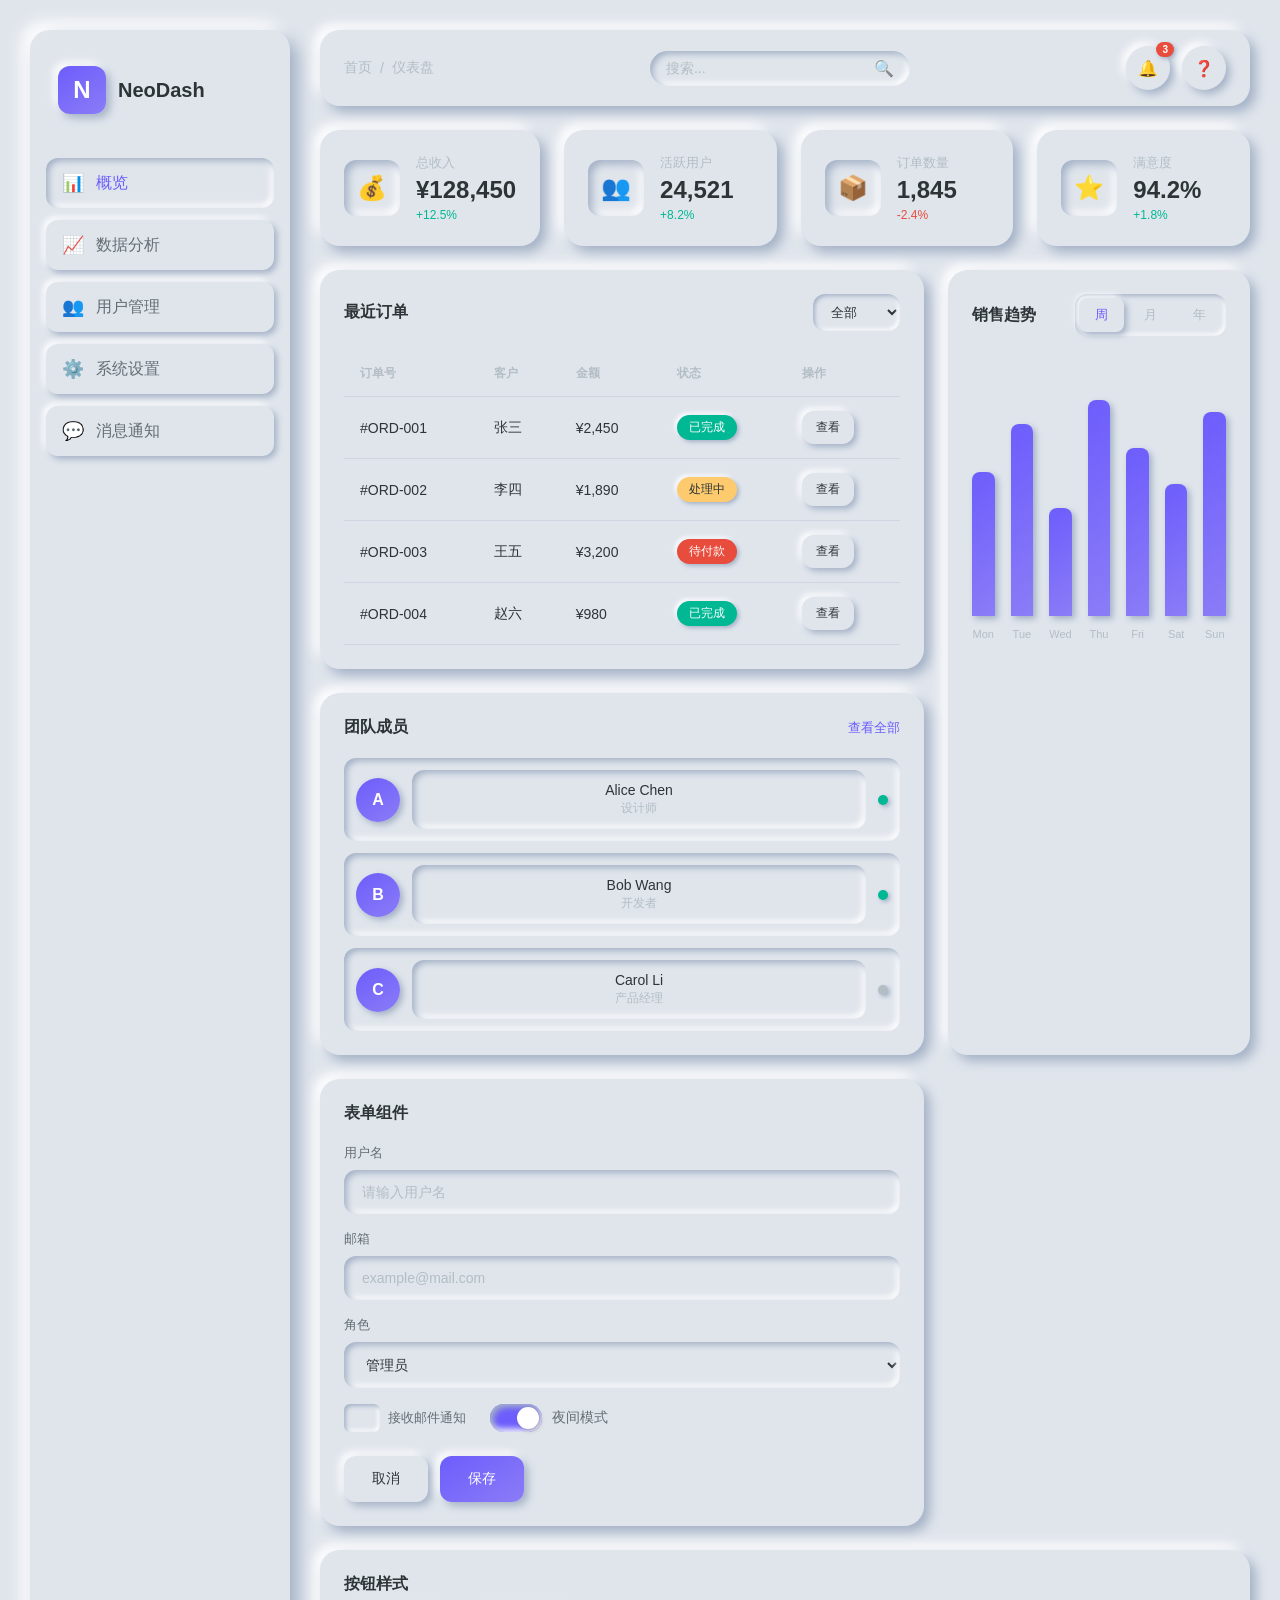
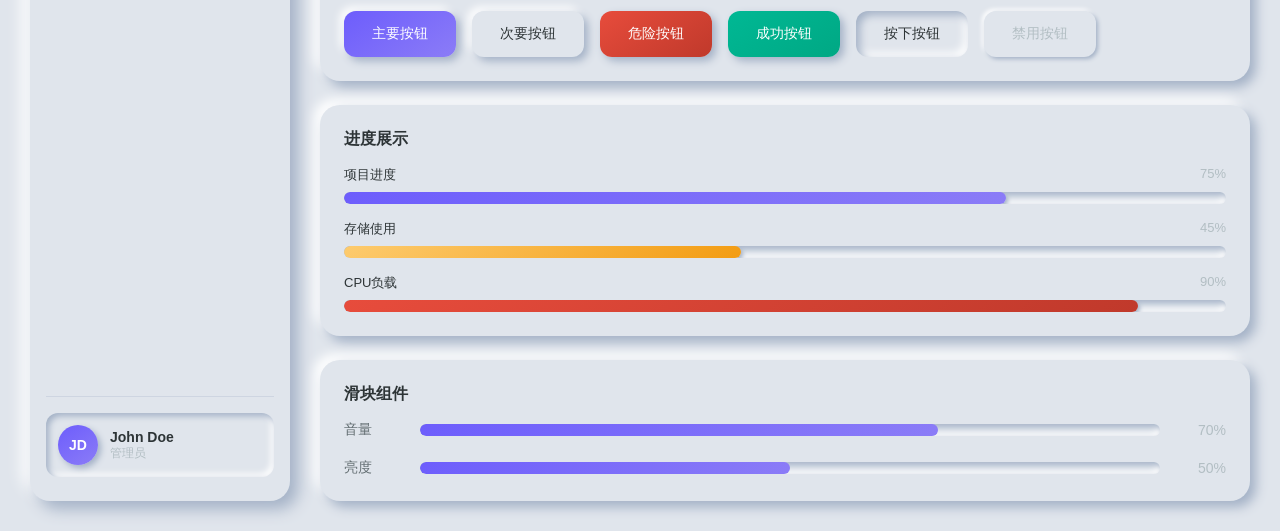
<file: neomorphism/index.html>
<!DOCTYPE html>
<html lang="zh-CN">
<head>
    <meta charset="UTF-8">
    <meta name="viewport" content="width=device-width, initial-scale=1.0">
    <title>Neomorphism DemoUI</title>
    <link rel="stylesheet" href="styles.css">
</head>
<body>
    <div class="app-container">
        <!-- 侧边栏 -->
        <aside class="sidebar">
            <div class="logo">
                <div class="logo-icon">N</div>
                <span class="logo-text">NeoDash</span>
            </div>
            <nav class="nav-menu">
                <a href="#" class="nav-item active">
                    <span class="nav-icon">📊</span>
                    <span>概览</span>
                </a>
                <a href="#" class="nav-item">
                    <span class="nav-icon">📈</span>
                    <span>数据分析</span>
                </a>
                <a href="#" class="nav-item">
                    <span class="nav-icon">👥</span>
                    <span>用户管理</span>
                </a>
                <a href="#" class="nav-item">
                    <span class="nav-icon">⚙️</span>
                    <span>系统设置</span>
                </a>
                <a href="#" class="nav-item">
                    <span class="nav-icon">💬</span>
                    <span>消息通知</span>
                </a>
            </nav>
            <div class="sidebar-footer">
                <div class="user-info">
                    <div class="user-avatar">JD</div>
                    <div class="user-details">
                        <span class="user-name">John Doe</span>
                        <span class="user-role">管理员</span>
                    </div>
                </div>
            </div>
        </aside>

        <!-- 主内容区 -->
        <main class="main-content">
            <!-- 顶部导航 -->
            <header class="top-nav">
                <div class="breadcrumb">
                    <span>首页</span>
                    <span class="separator">/</span>
                    <span>仪表盘</span>
                </div>
                <div class="search-box">
                    <input type="text" placeholder="搜索...">
                    <button class="search-btn">🔍</button>
                </div>
                <div class="nav-actions">
                    <button class="icon-btn notification">
                        🔔
                        <span class="badge">3</span>
                    </button>
                    <button class="icon-btn">❓</button>
                </div>
            </header>

            <!-- 统计卡片 -->
            <section class="stats-grid">
                <div class="stat-card">
                    <div class="stat-icon">💰</div>
                    <div class="stat-content">
                        <span class="stat-label">总收入</span>
                        <span class="stat-value">¥128,450</span>
                        <span class="stat-change positive">+12.5%</span>
                    </div>
                </div>
                <div class="stat-card">
                    <div class="stat-icon">👥</div>
                    <div class="stat-content">
                        <span class="stat-label">活跃用户</span>
                        <span class="stat-value">24,521</span>
                        <span class="stat-change positive">+8.2%</span>
                    </div>
                </div>
                <div class="stat-card">
                    <div class="stat-icon">📦</div>
                    <div class="stat-content">
                        <span class="stat-label">订单数量</span>
                        <span class="stat-value">1,845</span>
                        <span class="stat-change negative">-2.4%</span>
                    </div>
                </div>
                <div class="stat-card">
                    <div class="stat-icon">⭐</div>
                    <div class="stat-content">
                        <span class="stat-label">满意度</span>
                        <span class="stat-value">94.2%</span>
                        <span class="stat-change positive">+1.8%</span>
                    </div>
                </div>
            </section>

            <!-- 内容区域 -->
            <section class="content-grid">
                <!-- 数据表格 -->
                <div class="card table-card">
                    <div class="card-header">
                        <h3>最近订单</h3>
                        <div class="card-actions">
                            <select class="filter-select">
                                <option>全部</option>
                                <option>待处理</option>
                                <option>已完成</option>
                            </select>
                        </div>
                    </div>
                    <div class="table-container">
                        <table>
                            <thead>
                                <tr>
                                    <th>订单号</th>
                                    <th>客户</th>
                                    <th>金额</th>
                                    <th>状态</th>
                                    <th>操作</th>
                                </tr>
                            </thead>
                            <tbody>
                                <tr>
                                    <td>#ORD-001</td>
                                    <td>张三</td>
                                    <td>¥2,450</td>
                                    <td><span class="status-badge success">已完成</span></td>
                                    <td><button class="btn-small">查看</button></td>
                                </tr>
                                <tr>
                                    <td>#ORD-002</td>
                                    <td>李四</td>
                                    <td>¥1,890</td>
                                    <td><span class="status-badge warning">处理中</span></td>
                                    <td><button class="btn-small">查看</button></td>
                                </tr>
                                <tr>
                                    <td>#ORD-003</td>
                                    <td>王五</td>
                                    <td>¥3,200</td>
                                    <td><span class="status-badge danger">待付款</span></td>
                                    <td><button class="btn-small">查看</button></td>
                                </tr>
                                <tr>
                                    <td>#ORD-004</td>
                                    <td>赵六</td>
                                    <td>¥980</td>
                                    <td><span class="status-badge success">已完成</span></td>
                                    <td><button class="btn-small">查看</button></td>
                                </tr>
                            </tbody>
                        </table>
                    </div>
                </div>

                <!-- 图表区域 -->
                <div class="card chart-card">
                    <div class="card-header">
                        <h3>销售趋势</h3>
                        <div class="tabs">
                            <button class="tab active">周</button>
                            <button class="tab">月</button>
                            <button class="tab">年</button>
                        </div>
                    </div>
                    <div class="chart-placeholder">
                        <div class="chart-bars">
                            <div class="bar" style="height: 60%"><span>Mon</span></div>
                            <div class="bar" style="height: 80%"><span>Tue</span></div>
                            <div class="bar" style="height: 45%"><span>Wed</span></div>
                            <div class="bar" style="height: 90%"><span>Thu</span></div>
                            <div class="bar" style="height: 70%"><span>Fri</span></div>
                            <div class="bar" style="height: 55%"><span>Sat</span></div>
                            <div class="bar" style="height: 85%"><span>Sun</span></div>
                        </div>
                    </div>
                </div>

                <!-- 用户卡片 -->
                <div class="card user-card">
                    <div class="card-header">
                        <h3>团队成员</h3>
                        <button class="btn-text">查看全部</button>
                    </div>
                    <div class="user-list">
                        <div class="user-item">
                            <div class="avatar">A</div>
                            <div class="user-info">
                                <span class="name">Alice Chen</span>
                                <span class="role">设计师</span>
                            </div>
                            <span class="status online"></span>
                        </div>
                        <div class="user-item">
                            <div class="avatar">B</div>
                            <div class="user-info">
                                <span class="name">Bob Wang</span>
                                <span class="role">开发者</span>
                            </div>
                            <span class="status online"></span>
                        </div>
                        <div class="user-item">
                            <div class="avatar">C</div>
                            <div class="user-info">
                                <span class="name">Carol Li</span>
                                <span class="role">产品经理</span>
                            </div>
                            <span class="status offline"></span>
                        </div>
                    </div>
                </div>

                <!-- 表单组件 -->
                <div class="card form-card">
                    <div class="card-header">
                        <h3>表单组件</h3>
                    </div>
                    <form class="demo-form">
                        <div class="form-group">
                            <label>用户名</label>
                            <input type="text" placeholder="请输入用户名">
                        </div>
                        <div class="form-group">
                            <label>邮箱</label>
                            <input type="email" placeholder="example@mail.com">
                        </div>
                        <div class="form-group">
                            <label>角色</label>
                            <select>
                                <option>管理员</option>
                                <option>编辑</option>
                                <option>访客</option>
                            </select>
                        </div>
                        <div class="form-group checkbox-group">
                            <label class="checkbox">
                                <input type="checkbox">
                                <span>接收邮件通知</span>
                            </label>
                            <label class="switch">
                                <input type="checkbox" checked>
                                <span class="slider"></span>
                                <span class="label">夜间模式</span>
                            </label>
                        </div>
                        <div class="form-actions">
                            <button type="button" class="btn btn-secondary">取消</button>
                            <button type="submit" class="btn btn-primary">保存</button>
                        </div>
                    </form>
                </div>
            </section>

            <!-- 按钮展示区 -->
            <section class="button-showcase">
                <h3>按钮样式</h3>
                <div class="button-grid">
                    <button class="btn btn-primary">主要按钮</button>
                    <button class="btn btn-secondary">次要按钮</button>
                    <button class="btn btn-danger">危险按钮</button>
                    <button class="btn btn-success">成功按钮</button>
                    <button class="btn btn-pressed">按下按钮</button>
                    <button class="btn btn-disabled" disabled>禁用按钮</button>
                </div>
            </section>

            <!-- 进度条 -->
            <section class="progress-section">
                <h3>进度展示</h3>
                <div class="progress-grid">
                    <div class="progress-item">
                        <div class="progress-label">
                            <span>项目进度</span>
                            <span>75%</span>
                        </div>
                        <div class="progress-bar">
                            <div class="progress-fill" style="width: 75%"></div>
                        </div>
                    </div>
                    <div class="progress-item">
                        <div class="progress-label">
                            <span>存储使用</span>
                            <span>45%</span>
                        </div>
                        <div class="progress-bar">
                            <div class="progress-fill warning" style="width: 45%"></div>
                        </div>
                    </div>
                    <div class="progress-item">
                        <div class="progress-label">
                            <span>CPU负载</span>
                            <span>90%</span>
                        </div>
                        <div class="progress-bar">
                            <div class="progress-fill danger" style="width: 90%"></div>
                        </div>
                    </div>
                </div>
            </section>

            <!-- 滑块组件 -->
            <section class="slider-section">
                <h3>滑块组件</h3>
                <div class="slider-grid">
                    <div class="slider-item">
                        <label>音量</label>
                        <div class="neo-slider">
                            <input type="range" min="0" max="100" value="70">
                            <div class="slider-track">
                                <div class="slider-fill" style="width: 70%"></div>
                            </div>
                        </div>
                        <span class="slider-value">70%</span>
                    </div>
                    <div class="slider-item">
                        <label>亮度</label>
                        <div class="neo-slider">
                            <input type="range" min="0" max="100" value="50">
                            <div class="slider-track">
                                <div class="slider-fill" style="width: 50%"></div>
                            </div>
                        </div>
                        <span class="slider-value">50%</span>
                    </div>
                </div>
            </section>
        </main>
    </div>

    <script src="script.js"></script>
</body>
</html>
</file>
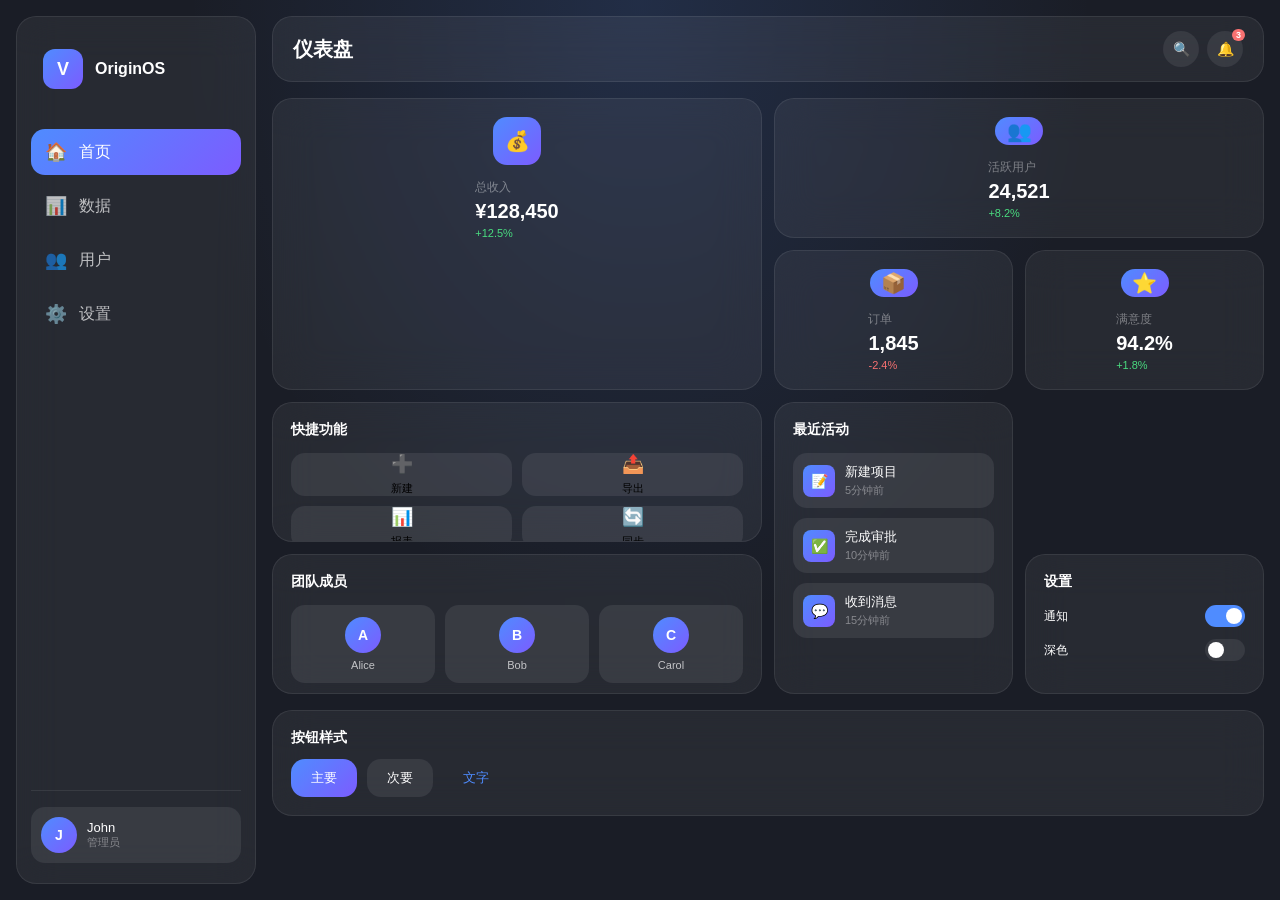
<file: originos/index.html>
<!DOCTYPE html>
<html lang="zh-CN">
<head>
    <meta charset="UTF-8">
    <meta name="viewport" content="width=device-width, initial-scale=1.0">
    <title>vivo OriginOS DemoUI</title>
    <link rel="stylesheet" href="styles.css">
</head>
<body>
    <div class="app-container">
        <!-- 侧边栏 -->
        <aside class="sidebar">
            <div class="logo">
                <div class="logo-icon">V</div>
                <span class="logo-text">OriginOS</span>
            </div>
            <nav class="nav-menu">
                <a href="#" class="nav-item active">
                    <span class="nav-icon">🏠</span>
                    <span>首页</span>
                </a>
                <a href="#" class="nav-item">
                    <span class="nav-icon">📊</span>
                    <span>数据</span>
                </a>
                <a href="#" class="nav-item">
                    <span class="nav-icon">👥</span>
                    <span>用户</span>
                </a>
                <a href="#" class="nav-item">
                    <span class="nav-icon">⚙️</span>
                    <span>设置</span>
                </a>
            </nav>
            <div class="sidebar-footer">
                <div class="user-info">
                    <div class="user-avatar">J</div>
                    <div class="user-details">
                        <span class="user-name">John</span>
                        <span class="user-role">管理员</span>
                    </div>
                </div>
            </div>
        </aside>

        <!-- 主内容区 -->
        <main class="main-content">
            <!-- 顶部导航 -->
            <header class="top-nav">
                <div class="page-title">仪表盘</div>
                <div class="nav-actions">
                    <button class="icon-btn">🔍</button>
                    <button class="icon-btn notification">🔔<span class="badge">3</span></button>
                </div>
            </header>

            <!-- 华容网格布局 -->
            <section class="huarong-grid">
                <!-- 大卡片 -->
                <div class="grid-item large">
                    <div class="card stat-card">
                        <div class="stat-icon">💰</div>
                        <div class="stat-content">
                            <span class="stat-label">总收入</span>
                            <span class="stat-value">¥128,450</span>
                            <span class="stat-change positive">+12.5%</span>
                        </div>
                    </div>
                </div>
                
                <!-- 中卡片 -->
                <div class="grid-item medium">
                    <div class="card stat-card">
                        <div class="stat-icon">👥</div>
                        <div class="stat-content">
                            <span class="stat-label">活跃用户</span>
                            <span class="stat-value">24,521</span>
                            <span class="stat-change positive">+8.2%</span>
                        </div>
                    </div>
                </div>
                
                <!-- 小卡片 -->
                <div class="grid-item small">
                    <div class="card stat-card">
                        <div class="stat-icon">📦</div>
                        <div class="stat-content">
                            <span class="stat-label">订单</span>
                            <span class="stat-value">1,845</span>
                            <span class="stat-change negative">-2.4%</span>
                        </div>
                    </div>
                </div>
                
                <div class="grid-item small">
                    <div class="card stat-card">
                        <div class="stat-icon">⭐</div>
                        <div class="stat-content">
                            <span class="stat-label">满意度</span>
                            <span class="stat-value">94.2%</span>
                            <span class="stat-change positive">+1.8%</span>
                        </div>
                    </div>
                </div>

                <!-- 快捷功能 -->
                <div class="grid-item wide">
                    <div class="card quick-actions">
                        <h3 class="card-title">快捷功能</h3>
                        <div class="action-grid">
                            <button class="action-btn">
                                <span class="action-icon">➕</span>
                                <span>新建</span>
                            </button>
                            <button class="action-btn">
                                <span class="action-icon">📤</span>
                                <span>导出</span>
                            </button>
                            <button class="action-btn">
                                <span class="action-icon">📊</span>
                                <span>报表</span>
                            </button>
                            <button class="action-btn">
                                <span class="action-icon">🔄</span>
                                <span>同步</span>
                            </button>
                        </div>
                    </div>
                </div>

                <!-- 最近活动 -->
                <div class="grid-item tall">
                    <div class="card recent-activity">
                        <h3 class="card-title">最近活动</h3>
                        <div class="activity-list">
                            <div class="activity-item">
                                <div class="activity-icon">📝</div>
                                <div class="activity-content">
                                    <span class="activity-title">新建项目</span>
                                    <span class="activity-time">5分钟前</span>
                                </div>
                            </div>
                            <div class="activity-item">
                                <div class="activity-icon">✅</div>
                                <div class="activity-content">
                                    <span class="activity-title">完成审批</span>
                                    <span class="activity-time">10分钟前</span>
                                </div>
                            </div>
                            <div class="activity-item">
                                <div class="activity-icon">💬</div>
                                <div class="activity-content">
                                    <span class="activity-title">收到消息</span>
                                    <span class="activity-time">15分钟前</span>
                                </div>
                            </div>
                        </div>
                    </div>
                </div>

                <!-- 团队成员 -->
                <div class="grid-item medium">
                    <div class="card team-card">
                        <h3 class="card-title">团队成员</h3>
                        <div class="team-list">
                            <div class="team-member">
                                <div class="member-avatar">A</div>
                                <span class="member-name">Alice</span>
                            </div>
                            <div class="team-member">
                                <div class="member-avatar">B</div>
                                <span class="member-name">Bob</span>
                            </div>
                            <div class="team-member">
                                <div class="member-avatar">C</div>
                                <span class="member-name">Carol</span>
                            </div>
                        </div>
                    </div>
                </div>

                <!-- 设置 -->
                <div class="grid-item small">
                    <div class="card settings-card">
                        <h3 class="card-title">设置</h3>
                        <div class="settings-list">
                            <div class="setting-item">
                                <span>通知</span>
                                <label class="switch">
                                    <input type="checkbox" checked>
                                    <span class="slider"></span>
                                </label>
                            </div>
                            <div class="setting-item">
                                <span>深色</span>
                                <label class="switch">
                                    <input type="checkbox">
                                    <span class="slider"></span>
                                </label>
                            </div>
                        </div>
                    </div>
                </div>
            </section>

            <!-- 按钮展示 -->
            <section class="button-showcase">
                <h3>按钮样式</h3>
                <div class="button-grid">
                    <button class="btn btn-primary">主要</button>
                    <button class="btn btn-secondary">次要</button>
                    <button class="btn btn-text">文字</button>
                </div>
            </section>
        </main>
    </div>

    <script src="script.js"></script>
</body>
</html>
</file>
<file: aurora-ui/styles.css>
/* Aurora UI Design Style */
/* 特点：渐变光效 + 流动色彩 + 梦幻未来感 */

:root {
    --bg-color: #0a0a1a;
    --surface-1: rgba(255, 255, 255, 0.05);
    --surface-2: rgba(255, 255, 255, 0.08);
    --aurora-1: #00d4ff;
    --aurora-2: #7c3aed;
    --aurora-3: #f472b6;
    --aurora-4: #34d399;
    --text-primary: #ffffff;
    --text-secondary: rgba(255, 255, 255, 0.7);
    --text-muted: rgba(255, 255, 255, 0.4);
    --success-color: #34d399;
    --warning-color: #fbbf24;
    --danger-color: #f472b6;
    --border-radius: 20px;
    --border-radius-sm: 12px;
    --transition: all 0.3s ease;
}

* {
    margin: 0;
    padding: 0;
    box-sizing: border-box;
}

body {
    font-family: -apple-system, BlinkMacSystemFont, 'Segoe UI', Roboto, sans-serif;
    background-color: var(--bg-color);
    min-height: 100vh;
    color: var(--text-primary);
    overflow-x: hidden;
}

/* 极光背景 */
.aurora-bg {
    position: fixed;
    top: 0;
    left: 0;
    width: 100%;
    height: 100%;
    z-index: -1;
    overflow: hidden;
}

.aurora-layer {
    position: absolute;
    width: 150%;
    height: 150%;
    filter: blur(80px);
    opacity: 0.4;
    animation: aurora-move 20s infinite ease-in-out;
}

.aurora-1 {
    background: radial-gradient(ellipse at 30% 20%, var(--aurora-1) 0%, transparent 50%);
    animation-delay: 0s;
}

.aurora-2 {
    background: radial-gradient(ellipse at 70% 60%, var(--aurora-2) 0%, transparent 50%);
    animation-delay: -5s;
}

.aurora-3 {
    background: radial-gradient(ellipse at 50% 80%, var(--aurora-3) 0%, transparent 50%);
    animation-delay: -10s;
}

@keyframes aurora-move {
    0%, 100% {
        transform: translate(0, 0) rotate(0deg);
    }
    25% {
        transform: translate(5%, 5%) rotate(5deg);
    }
    50% {
        transform: translate(-5%, 10%) rotate(-5deg);
    }
    75% {
        transform: translate(10%, -5%) rotate(3deg);
    }
}

/* 应用容器 */
.app-container {
    display: flex;
    min-height: 100vh;
    padding: 20px;
    gap: 20px;
}

/* 侧边栏 */
.sidebar {
    width: 260px;
    background: var(--surface-1);
    backdrop-filter: blur(20px);
    -webkit-backdrop-filter: blur(20px);
    border: 1px solid rgba(255, 255, 255, 0.1);
    border-radius: var(--border-radius);
    padding: 24px 16px;
    display: flex;
    flex-direction: column;
}

.logo {
    display: flex;
    align-items: center;
    gap: 12px;
    padding: 12px;
    margin-bottom: 32px;
}

.logo-icon {
    font-size: 28px;
    background: linear-gradient(135deg, var(--aurora-1), var(--aurora-2), var(--aurora-3));
    -webkit-background-clip: text;
    -webkit-text-fill-color: transparent;
    background-clip: text;
}

.logo-text {
    font-size: 20px;
    font-weight: 700;
    background: linear-gradient(135deg, var(--aurora-1), var(--aurora-2));
    -webkit-background-clip: text;
    -webkit-text-fill-color: transparent;
    background-clip: text;
}

.nav-menu {
    display: flex;
    flex-direction: column;
    gap: 8px;
    flex: 1;
}

.nav-item {
    display: flex;
    align-items: center;
    gap: 12px;
    padding: 14px 16px;
    border-radius: var(--border-radius-sm);
    color: var(--text-secondary);
    text-decoration: none;
    transition: var(--transition);
}

.nav-item:hover {
    background: var(--surface-2);
    color: var(--text-primary);
}

.nav-item.active {
    background: linear-gradient(135deg, rgba(0, 212, 255, 0.2), rgba(124, 58, 237, 0.2));
    color: var(--aurora-1);
    border: 1px solid rgba(0, 212, 255, 0.3);
}

.nav-icon {
    font-size: 18px;
}

.sidebar-footer {
    padding-top: 16px;
    border-top: 1px solid rgba(255, 255, 255, 0.1);
}

.user-info {
    display: flex;
    align-items: center;
    gap: 12px;
    padding: 12px;
    background: var(--surface-1);
    border-radius: var(--border-radius-sm);
}

.user-avatar {
    width: 40px;
    height: 40px;
    background: linear-gradient(135deg, var(--aurora-1), var(--aurora-2));
    border-radius: 50%;
    display: flex;
    align-items: center;
    justify-content: center;
    font-weight: 600;
    font-size: 14px;
}

.user-details {
    display: flex;
    flex-direction: column;
}

.user-name {
    font-weight: 600;
    font-size: 14px;
}

.user-role {
    font-size: 12px;
    color: var(--text-muted);
}

/* 主内容区 */
.main-content {
    flex: 1;
    display: flex;
    flex-direction: column;
    gap: 20px;
}

/* 顶部导航 */
.top-nav {
    display: flex;
    align-items: center;
    justify-content: space-between;
    padding: 16px 24px;
    background: var(--surface-1);
    backdrop-filter: blur(20px);
    -webkit-backdrop-filter: blur(20px);
    border: 1px solid rgba(255, 255, 255, 0.1);
    border-radius: var(--border-radius);
}

.breadcrumb {
    display: flex;
    align-items: center;
    gap: 8px;
    color: var(--text-muted);
    font-size: 14px;
}

.search-box {
    display: flex;
    align-items: center;
    background: var(--surface-2);
    border: 1px solid rgba(255, 255, 255, 0.1);
    border-radius: 24px;
    padding: 8px 16px;
    gap: 8px;
}

.search-box input {
    background: transparent;
    border: none;
    outline: none;
    color: var(--text-primary);
    font-size: 14px;
    width: 200px;
}

.search-box input::placeholder {
    color: var(--text-muted);
}

.search-btn {
    background: transparent;
    border: none;
    cursor: pointer;
    font-size: 16px;
    opacity: 0.7;
}

.nav-actions {
    display: flex;
    gap: 8px;
}

.icon-btn {
    width: 40px;
    height: 40px;
    background: var(--surface-1);
    border: 1px solid rgba(255, 255, 255, 0.1);
    border-radius: 50%;
    display: flex;
    align-items: center;
    justify-content: center;
    cursor: pointer;
    font-size: 16px;
    position: relative;
    transition: var(--transition);
}

.icon-btn:hover {
    background: var(--surface-2);
}

.icon-btn .badge {
    position: absolute;
    top: -4px;
    right: -4px;
    background: var(--aurora-3);
    color: #000;
    font-size: 10px;
    font-weight: 600;
    padding: 2px 6px;
    border-radius: 10px;
}

/* 统计卡片 */
.stats-grid {
    display: grid;
    grid-template-columns: repeat(4, 1fr);
    gap: 20px;
}

.stat-card {
    background: var(--surface-1);
    backdrop-filter: blur(20px);
    -webkit-backdrop-filter: blur(20px);
    border: 1px solid rgba(255, 255, 255, 0.1);
    border-radius: var(--border-radius);
    padding: 24px;
    display: flex;
    align-items: center;
    gap: 16px;
    transition: var(--transition);
}

.stat-card:hover {
    transform: translateY(-4px);
    border-color: rgba(0, 212, 255, 0.3);
    box-shadow: 0 8px 32px rgba(0, 212, 255, 0.2);
}

.stat-icon {
    width: 56px;
    height: 56px;
    background: linear-gradient(135deg, rgba(0, 212, 255, 0.2), rgba(124, 58, 237, 0.2));
    border-radius: var(--border-radius-sm);
    display: flex;
    align-items: center;
    justify-content: center;
    font-size: 24px;
}

.stat-content {
    display: flex;
    flex-direction: column;
    gap: 4px;
}

.stat-label {
    font-size: 13px;
    color: var(--text-muted);
}

.stat-value {
    font-size: 24px;
    font-weight: 700;
}

.stat-change {
    font-size: 12px;
    font-weight: 500;
}

.stat-change.positive {
    color: var(--success-color);
}

.stat-change.negative {
    color: var(--danger-color);
}

/* 内容网格 */
.content-grid {
    display: grid;
    grid-template-columns: 2fr 1fr;
    grid-template-rows: auto auto;
    gap: 20px;
}

/* 卡片 */
.card {
    background: var(--surface-1);
    backdrop-filter: blur(20px);
    -webkit-backdrop-filter: blur(20px);
    border: 1px solid rgba(255, 255, 255, 0.1);
    border-radius: var(--border-radius);
    padding: 24px;
}

.card-header {
    display: flex;
    align-items: center;
    justify-content: space-between;
    margin-bottom: 20px;
}

.card-header h3 {
    font-size: 16px;
    font-weight: 600;
}

/* 表格 */
.table-card {
    grid-column: 1;
}

.table-container {
    overflow-x: auto;
}

table {
    width: 100%;
    border-collapse: collapse;
}

th, td {
    padding: 14px 16px;
    text-align: left;
    border-bottom: 1px solid rgba(255, 255, 255, 0.1);
}

th {
    font-size: 12px;
    font-weight: 600;
    text-transform: uppercase;
    color: var(--text-muted);
}

td {
    font-size: 14px;
}

tr:hover {
    background: var(--surface-2);
}

.status-badge {
    display: inline-block;
    padding: 4px 12px;
    border-radius: 20px;
    font-size: 12px;
    font-weight: 500;
}

.status-badge.success {
    background: rgba(52, 211, 153, 0.2);
    color: var(--success-color);
}

.status-badge.warning {
    background: rgba(251, 191, 36, 0.2);
    color: var(--warning-color);
}

.status-badge.danger {
    background: rgba(244, 114, 182, 0.2);
    color: var(--danger-color);
}

.btn-small {
    padding: 6px 12px;
    background: linear-gradient(135deg, var(--aurora-1), var(--aurora-2));
    border: none;
    border-radius: var(--border-radius-sm);
    color: #000;
    font-size: 12px;
    font-weight: 600;
    cursor: pointer;
    transition: var(--transition);
}

.btn-small:hover {
    transform: scale(1.05);
}

/* 图表 */
.chart-card {
    grid-column: 2;
    grid-row: 1 / 3;
}

.tabs {
    display: flex;
    gap: 4px;
    background: var(--surface-2);
    padding: 4px;
    border-radius: var(--border-radius-sm);
}

.tab {
    padding: 8px 16px;
    background: transparent;
    border: none;
    border-radius: 8px;
    color: var(--text-muted);
    font-size: 13px;
    cursor: pointer;
    transition: var(--transition);
}

.tab.active {
    background: linear-gradient(135deg, var(--aurora-1), var(--aurora-2));
    color: #000;
}

.chart-placeholder {
    height: 280px;
    display: flex;
    align-items: flex-end;
    padding: 20px 0;
}

.chart-bars {
    display: flex;
    align-items: flex-end;
    gap: 16px;
    height: 100%;
    width: 100%;
}

.bar {
    flex: 1;
    background: linear-gradient(180deg, var(--aurora-1), var(--aurora-2), var(--aurora-3));
    border-radius: 8px 8px 0 0;
    position: relative;
    transition: var(--transition);
    min-height: 20px;
}

.bar:hover {
    transform: scaleY(1.08);
    transform-origin: bottom;
    box-shadow: 0 0 20px var(--aurora-1);
}

.bar span {
    position: absolute;
    bottom: -24px;
    left: 50%;
    transform: translateX(-50%);
    font-size: 11px;
    color: var(--text-muted);
}

/* 用户卡片 */
.user-card {
    grid-column: 1;
}

.user-list {
    display: flex;
    flex-direction: column;
    gap: 12px;
}

.user-item {
    display: flex;
    align-items: center;
    gap: 12px;
    padding: 12px;
    background: var(--surface-2);
    border-radius: var(--border-radius-sm);
    transition: var(--transition);
}

.user-item:hover {
    background: rgba(255, 255, 255, 0.12);
}

.avatar {
    width: 44px;
    height: 44px;
    background: linear-gradient(135deg, var(--aurora-1), var(--aurora-2));
    border-radius: 50%;
    display: flex;
    align-items: center;
    justify-content: center;
    font-weight: 600;
    font-size: 16px;
}

.user-item .user-info {
    flex: 1;
    display: flex;
    flex-direction: column;
    gap: 2px;
}

.user-item .name {
    font-weight: 500;
    font-size: 14px;
}

.user-item .role {
    font-size: 12px;
    color: var(--text-muted);
}

.user-item .status {
    width: 10px;
    height: 10px;
    border-radius: 50%;
}

.status.online {
    background: var(--success-color);
    box-shadow: 0 0 8px var(--success-color);
}

.status.offline {
    background: var(--text-muted);
}

.btn-text {
    background: transparent;
    border: none;
    color: var(--aurora-1);
    font-size: 13px;
    cursor: pointer;
}

/* 表单 */
.form-card {
    grid-column: 1;
}

.demo-form {
    display: flex;
    flex-direction: column;
    gap: 16px;
}

.form-group {
    display: flex;
    flex-direction: column;
    gap: 8px;
}

.form-group label {
    font-size: 13px;
    color: var(--text-secondary);
}

.form-group input,
.form-group select {
    padding: 12px 16px;
    background: var(--surface-2);
    border: 1px solid rgba(255, 255, 255, 0.1);
    border-radius: var(--border-radius-sm);
    color: var(--text-primary);
    font-size: 14px;
    outline: none;
    transition: var(--transition);
}

.form-group input:focus,
.form-group select:focus {
    border-color: var(--aurora-1);
    box-shadow: 0 0 0 3px rgba(0, 212, 255, 0.2);
}

.form-group input::placeholder {
    color: var(--text-muted);
}

.form-actions {
    display: flex;
    gap: 12px;
    margin-top: 8px;
}

/* 按钮 */
.btn {
    padding: 12px 24px;
    border: none;
    border-radius: var(--border-radius-sm);
    font-size: 14px;
    font-weight: 500;
    cursor: pointer;
    transition: var(--transition);
}

.btn-primary {
    background: linear-gradient(135deg, var(--aurora-1), var(--aurora-2));
    color: #000;
}

.btn-primary:hover {
    transform: translateY(-2px);
    box-shadow: 0 4px 16px rgba(0, 212, 255, 0.4);
}

.btn-secondary {
    background: var(--surface-2);
    color: var(--text-primary);
    border: 1px solid rgba(255, 255, 255, 0.1);
}

.btn-accent {
    background: linear-gradient(135deg, var(--aurora-3), var(--aurora-4));
    color: #000;
}

.btn-outline {
    background: transparent;
    border: 2px solid var(--aurora-1);
    color: var(--aurora-1);
}

.btn-outline:hover {
    background: var(--aurora-1);
    color: #000;
}

.btn-disabled {
    background: var(--surface-2);
    color: var(--text-muted);
    cursor: not-allowed;
}

.filter-select {
    padding: 8px 12px;
    background: var(--surface-2);
    border: 1px solid rgba(255, 255, 255, 0.1);
    border-radius: var(--border-radius-sm);
    color: var(--text-primary);
    font-size: 13px;
    outline: none;
    cursor: pointer;
}

/* 按钮展示区 */
.button-showcase {
    background: var(--surface-1);
    backdrop-filter: blur(20px);
    -webkit-backdrop-filter: blur(20px);
    border: 1px solid rgba(255, 255, 255, 0.1);
    border-radius: var(--border-radius);
    padding: 24px;
}

.button-showcase h3 {
    font-size: 16px;
    margin-bottom: 16px;
}

.button-grid {
    display: flex;
    flex-wrap: wrap;
    gap: 12px;
}

/* 响应式设计 */
@media (max-width: 1200px) {
    .stats-grid {
        grid-template-columns: repeat(2, 1fr);
    }
    
    .content-grid {
        grid-template-columns: 1fr;
    }
    
    .chart-card {
        grid-column: 1;
        grid-row: auto;
    }
}

@media (max-width: 768px) {
    .app-container {
        flex-direction: column;
    }
    
    .sidebar {
        width: 100%;
    }
    
    .stats-grid {
        grid-template-columns: 1fr;
    }
    
    .top-nav {
        flex-wrap: wrap;
        gap: 12px;
    }
    
    .search-box {
        order: 3;
        width: 100%;
    }
    
    .search-box input {
        width: 100%;
    }
}
</file>
<file: bento-grid/styles.css>
/* Bento Grid Design Style */
/* 特点：不对称卡片布局 + 大圆角 + 宽松间距 + 现代整洁 */

:root {
    --bg-color: #f5f5f7;
    --card-bg: #ffffff;
    --primary-color: #007aff;
    --secondary-color: #5856d6;
    --accent-color: #ff9500;
    --text-primary: #1d1d1f;
    --text-secondary: #86868b;
    --text-muted: #aeaeb2;
    --success-color: #34c759;
    --warning-color: #ff9500;
    --danger-color: #ff3b30;
    --border-radius: 24px;
    --border-radius-sm: 16px;
    --gap: 20px;
    --transition: all 0.3s cubic-bezier(0.4, 0, 0.2, 1);
}

* {
    margin: 0;
    padding: 0;
    box-sizing: border-box;
}

body {
    font-family: -apple-system, BlinkMacSystemFont, 'SF Pro Display', 'Segoe UI', Roboto, sans-serif;
    background-color: var(--bg-color);
    min-height: 100vh;
    color: var(--text-primary);
}

.app-container {
    max-width: 1400px;
    margin: 0 auto;
    padding: var(--gap);
}

/* 顶部导航 */
.top-nav {
    display: flex;
    align-items: center;
    justify-content: space-between;
    padding: 16px 24px;
    background: var(--card-bg);
    border-radius: var(--border-radius);
    margin-bottom: var(--gap);
    box-shadow: 0 2px 8px rgba(0, 0, 0, 0.04);
}

.logo {
    display: flex;
    align-items: center;
    gap: 10px;
}

.logo-icon {
    font-size: 24px;
    color: var(--primary-color);
}

.logo-text {
    font-size: 20px;
    font-weight: 600;
}

.nav-links {
    display: flex;
    gap: 8px;
}

.nav-link {
    padding: 10px 20px;
    text-decoration: none;
    color: var(--text-secondary);
    font-size: 14px;
    font-weight: 500;
    border-radius: var(--border-radius-sm);
    transition: var(--transition);
}

.nav-link:hover {
    background: var(--bg-color);
}

.nav-link.active {
    background: var(--primary-color);
    color: white;
}

.nav-actions {
    display: flex;
    align-items: center;
    gap: 12px;
}

.search-box {
    display: flex;
    align-items: center;
    background: var(--bg-color);
    border-radius: 12px;
    padding: 10px 16px;
    gap: 8px;
}

.search-box input {
    border: none;
    background: transparent;
    outline: none;
    font-size: 14px;
    width: 160px;
}

.search-icon {
    font-size: 14px;
    opacity: 0.5;
}

.icon-btn {
    width: 40px;
    height: 40px;
    border: none;
    background: var(--bg-color);
    border-radius: 12px;
    cursor: pointer;
    font-size: 16px;
    transition: var(--transition);
}

.icon-btn:hover {
    background: #e8e8ed;
}

.user-avatar {
    width: 40px;
    height: 40px;
    background: linear-gradient(135deg, var(--primary-color), var(--secondary-color));
    border-radius: 50%;
    display: flex;
    align-items: center;
    justify-content: center;
    color: white;
    font-weight: 600;
    font-size: 14px;
}

/* Bento Grid 布局 */
.bento-grid {
    display: grid;
    grid-template-columns: repeat(4, 1fr);
    grid-auto-rows: minmax(180px, auto);
    gap: var(--gap);
}

.bento-card {
    background: var(--card-bg);
    border-radius: var(--border-radius);
    padding: 24px;
    box-shadow: 0 2px 8px rgba(0, 0, 0, 0.04);
    transition: var(--transition);
}

.bento-card:hover {
    transform: translateY(-4px);
    box-shadow: 0 8px 24px rgba(0, 0, 0, 0.08);
}

.card-header {
    display: flex;
    align-items: center;
    justify-content: space-between;
    margin-bottom: 20px;
}

.card-header h3 {
    font-size: 16px;
    font-weight: 600;
}

/* 欢迎卡片 */
.welcome-card {
    grid-column: span 2;
    background: linear-gradient(135deg, #667eea 0%, #764ba2 100%);
    color: white;
    position: relative;
    overflow: hidden;
    display: flex;
    align-items: center;
}

.welcome-content h1 {
    font-size: 28px;
    font-weight: 700;
    margin-bottom: 8px;
}

.welcome-content p {
    opacity: 0.9;
    font-size: 15px;
}

.welcome-decoration {
    position: absolute;
    right: 40px;
    top: 50%;
    transform: translateY(-50%);
}

.deco-circle {
    width: 120px;
    height: 120px;
    background: rgba(255, 255, 255, 0.15);
    border-radius: 50%;
}

.deco-circle.small {
    width: 60px;
    height: 60px;
    position: absolute;
    top: -30px;
    right: -20px;
}

/* 统计卡片 */
.stat-card {
    display: flex;
    flex-direction: column;
    justify-content: center;
    gap: 16px;
}

.stat-icon {
    width: 48px;
    height: 48px;
    background: var(--bg-color);
    border-radius: var(--border-radius-sm);
    display: flex;
    align-items: center;
    justify-content: center;
    font-size: 24px;
}

.stat-content {
    display: flex;
    flex-direction: column;
    gap: 4px;
}

.stat-label {
    font-size: 13px;
    color: var(--text-secondary);
}

.stat-value {
    font-size: 28px;
    font-weight: 700;
}

.stat-change {
    font-size: 13px;
    font-weight: 500;
}

.stat-change.positive {
    color: var(--success-color);
}

.stat-change.negative {
    color: var(--danger-color);
}

/* 图表卡片 */
.chart-card.large {
    grid-column: span 2;
    grid-row: span 2;
}

.tabs {
    display: flex;
    gap: 4px;
    background: var(--bg-color);
    padding: 4px;
    border-radius: 12px;
}

.tab {
    padding: 8px 16px;
    border: none;
    background: transparent;
    border-radius: 8px;
    font-size: 13px;
    font-weight: 500;
    cursor: pointer;
    color: var(--text-secondary);
    transition: var(--transition);
}

.tab.active {
    background: var(--card-bg);
    color: var(--primary-color);
    box-shadow: 0 2px 8px rgba(0, 0, 0, 0.08);
}

.chart-area {
    flex: 1;
    display: flex;
    align-items: flex-end;
    padding: 20px 0;
}

.chart-bars {
    display: flex;
    align-items: flex-end;
    gap: 16px;
    width: 100%;
    height: 200px;
}

.bar-group {
    flex: 1;
    display: flex;
    flex-direction: column;
    align-items: center;
    gap: 8px;
    height: 100%;
}

.bar {
    width: 100%;
    background: linear-gradient(180deg, var(--primary-color), var(--secondary-color));
    border-radius: 12px 12px 0 0;
    transition: var(--transition);
    margin-top: auto;
}

.bar:hover {
    background: linear-gradient(180deg, var(--accent-color), #ff6b00);
    transform: scaleY(1.05);
    transform-origin: bottom;
}

.bar-group span {
    font-size: 12px;
    color: var(--text-muted);
}

/* 团队卡片 */
.team-card {
    display: flex;
    flex-direction: column;
}

.team-list {
    display: flex;
    flex-direction: column;
    gap: 16px;
    flex: 1;
}

.team-member {
    display: flex;
    align-items: center;
    gap: 12px;
    padding: 12px;
    background: var(--bg-color);
    border-radius: var(--border-radius-sm);
    transition: var(--transition);
}

.team-member:hover {
    background: #e8e8ed;
}

.member-avatar {
    width: 44px;
    height: 44px;
    border-radius: 50%;
    display: flex;
    align-items: center;
    justify-content: center;
    color: white;
    font-weight: 600;
    font-size: 16px;
}

.member-info {
    flex: 1;
    display: flex;
    flex-direction: column;
    gap: 2px;
}

.member-name {
    font-weight: 500;
    font-size: 14px;
}

.member-role {
    font-size: 12px;
    color: var(--text-secondary);
}

.status-dot {
    width: 10px;
    height: 10px;
    border-radius: 50%;
}

.status-dot.online {
    background: var(--success-color);
}

.status-dot.offline {
    background: var(--text-muted);
}

/* 订单卡片 */
.orders-card.wide {
    grid-column: span 2;
}

.filter-select {
    padding: 8px 14px;
    border: none;
    background: var(--bg-color);
    border-radius: 10px;
    font-size: 13px;
    cursor: pointer;
    outline: none;
}

.orders-table {
    display: flex;
    flex-direction: column;
}

.table-row {
    display: grid;
    grid-template-columns: 1fr 1fr 1fr 1fr 1fr;
    padding: 14px 0;
    border-bottom: 1px solid var(--bg-color);
    align-items: center;
    font-size: 14px;
}

.table-row.header {
    font-size: 12px;
    font-weight: 600;
    color: var(--text-secondary);
    text-transform: uppercase;
    border-bottom: 2px solid var(--bg-color);
}

.table-row:last-child {
    border-bottom: none;
}

.status-badge {
    display: inline-block;
    padding: 6px 12px;
    border-radius: 20px;
    font-size: 12px;
    font-weight: 500;
}

.status-badge.success {
    background: rgba(52, 199, 89, 0.1);
    color: var(--success-color);
}

.status-badge.warning {
    background: rgba(255, 149, 0, 0.1);
    color: var(--warning-color);
}

.status-badge.danger {
    background: rgba(255, 59, 48, 0.1);
    color: var(--danger-color);
}

.btn-small {
    padding: 8px 16px;
    border: none;
    background: var(--primary-color);
    color: white;
    border-radius: 10px;
    font-size: 12px;
    cursor: pointer;
    transition: var(--transition);
}

.btn-small:hover {
    background: #0066d6;
}

/* 快捷操作 */
.actions-card .quick-actions {
    display: grid;
    grid-template-columns: repeat(2, 1fr);
    gap: 12px;
}

.action-btn {
    display: flex;
    flex-direction: column;
    align-items: center;
    gap: 8px;
    padding: 20px;
    background: var(--bg-color);
    border: none;
    border-radius: var(--border-radius-sm);
    cursor: pointer;
    transition: var(--transition);
}

.action-btn:hover {
    background: #e8e8ed;
    transform: scale(1.02);
}

.action-icon {
    font-size: 24px;
}

.action-btn span:last-child {
    font-size: 13px;
    font-weight: 500;
    color: var(--text-primary);
}

/* 进度卡片 */
.progress-card .progress-list {
    display: flex;
    flex-direction: column;
    gap: 16px;
}

.progress-item {
    display: flex;
    flex-direction: column;
    gap: 8px;
}

.progress-info {
    display: flex;
    justify-content: space-between;
    font-size: 13px;
}

.project-name {
    font-weight: 500;
}

.progress-percent {
    color: var(--text-secondary);
}

.progress-bar {
    height: 8px;
    background: var(--bg-color);
    border-radius: 4px;
    overflow: hidden;
}

.progress-fill {
    height: 100%;
    background: linear-gradient(90deg, var(--primary-color), var(--secondary-color));
    border-radius: 4px;
    transition: width 0.5s ease;
}

.progress-fill.warning {
    background: linear-gradient(90deg, var(--warning-color), #ff6b00);
}

.progress-fill.danger {
    background: linear-gradient(90deg, var(--danger-color), #cc2d25);
}

/* 日历卡片 */
.calendar-card .schedule-list {
    display: flex;
    flex-direction: column;
    gap: 12px;
}

.schedule-item {
    display: flex;
    gap: 16px;
    padding: 12px;
    background: var(--bg-color);
    border-radius: var(--border-radius-sm);
    transition: var(--transition);
}

.schedule-item:hover {
    background: #e8e8ed;
}

.schedule-time {
    font-size: 14px;
    font-weight: 600;
    color: var(--primary-color);
    min-width: 50px;
}

.schedule-content {
    display: flex;
    flex-direction: column;
    gap: 2px;
}

.schedule-title {
    font-size: 14px;
    font-weight: 500;
}

.schedule-location {
    font-size: 12px;
    color: var(--text-secondary);
}

/* 表单卡片 */
.settings-form {
    display: flex;
    flex-direction: column;
    gap: 16px;
}

.form-row {
    display: flex;
    justify-content: space-between;
    align-items: center;
    padding: 12px 0;
    border-bottom: 1px solid var(--bg-color);
}

.form-row label:first-child {
    font-size: 14px;
}

.toggle {
    position: relative;
    display: inline-block;
    width: 52px;
    height: 28px;
}

.toggle input {
    opacity: 0;
    width: 0;
    height: 0;
}

.toggle-slider {
    position: absolute;
    cursor: pointer;
    top: 0;
    left: 0;
    right: 0;
    bottom: 0;
    background: #e8e8ed;
    border-radius: 28px;
    transition: var(--transition);
}

.toggle-slider:before {
    position: absolute;
    content: "";
    height: 22px;
    width: 22px;
    left: 3px;
    bottom: 3px;
    background: white;
    border-radius: 50%;
    transition: var(--transition);
    box-shadow: 0 2px 4px rgba(0, 0, 0, 0.1);
}

.toggle input:checked + .toggle-slider {
    background: var(--success-color);
}

.toggle input:checked + .toggle-slider:before {
    transform: translateX(24px);
}

/* 存储卡片 */
.storage-info {
    display: flex;
    gap: 24px;
    align-items: center;
}

.storage-circle {
    position: relative;
    width: 120px;
    height: 120px;
}

.storage-circle svg {
    transform: rotate(-90deg);
}

.storage-bg {
    fill: none;
    stroke: var(--bg-color);
    stroke-width: 10;
}

.storage-fill {
    fill: none;
    stroke: var(--primary-color);
    stroke-width: 10;
    stroke-dasharray: 283;
    stroke-linecap: round;
}

.storage-text {
    position: absolute;
    top: 50%;
    left: 50%;
    transform: translate(-50%, -50%);
    text-align: center;
}

.storage-used {
    display: block;
    font-size: 24px;
    font-weight: 700;
}

.storage-label {
    font-size: 12px;
    color: var(--text-secondary);
}

.storage-details {
    display: flex;
    flex-direction: column;
    gap: 12px;
    flex: 1;
}

.storage-item {
    display: flex;
    align-items: center;
    gap: 10px;
    font-size: 13px;
}

.color-dot {
    width: 10px;
    height: 10px;
    border-radius: 50%;
}

.storage-item span:last-child {
    margin-left: auto;
    color: var(--text-secondary);
}

/* 按钮样式 */
.btn-text {
    background: none;
    border: none;
    color: var(--primary-color);
    font-size: 13px;
    cursor: pointer;
    transition: var(--transition);
}

.btn-text:hover {
    text-decoration: underline;
}

.btn-primary {
    padding: 12px 24px;
    background: var(--primary-color);
    color: white;
    border: none;
    border-radius: var(--border-radius-sm);
    font-size: 14px;
    font-weight: 500;
    cursor: pointer;
    transition: var(--transition);
    width: 100%;
}

.btn-primary:hover {
    background: #0066d6;
}

.btn-secondary {
    padding: 12px 24px;
    background: var(--bg-color);
    color: var(--text-primary);
    border: none;
    border-radius: var(--border-radius-sm);
    font-size: 14px;
    font-weight: 500;
    cursor: pointer;
    transition: var(--transition);
}

.btn-secondary:hover {
    background: #e8e8ed;
}

.btn-danger {
    padding: 12px 24px;
    background: var(--danger-color);
    color: white;
    border: none;
    border-radius: var(--border-radius-sm);
    font-size: 14px;
    font-weight: 500;
    cursor: pointer;
    transition: var(--transition);
}

.btn-success {
    padding: 12px 24px;
    background: var(--success-color);
    color: white;
    border: none;
    border-radius: var(--border-radius-sm);
    font-size: 14px;
    font-weight: 500;
    cursor: pointer;
    transition: var(--transition);
}

.btn-outline {
    padding: 12px 24px;
    background: transparent;
    color: var(--primary-color);
    border: 2px solid var(--primary-color);
    border-radius: var(--border-radius-sm);
    font-size: 14px;
    font-weight: 500;
    cursor: pointer;
    transition: var(--transition);
}

.btn-outline:hover {
    background: var(--primary-color);
    color: white;
}

.btn-disabled {
    padding: 12px 24px;
    background: var(--bg-color);
    color: var(--text-muted);
    border: none;
    border-radius: var(--border-radius-sm);
    font-size: 14px;
    font-weight: 500;
    cursor: not-allowed;
}

/* 按钮展示区 */
.button-showcase {
    margin-top: var(--gap);
    background: var(--card-bg);
    border-radius: var(--border-radius);
    padding: 24px;
    box-shadow: 0 2px 8px rgba(0, 0, 0, 0.04);
}

.button-showcase h3 {
    font-size: 16px;
    margin-bottom: 16px;
}

.button-grid {
    display: flex;
    flex-wrap: wrap;
    gap: 12px;
}

/* 响应式设计 */
@media (max-width: 1200px) {
    .bento-grid {
        grid-template-columns: repeat(2, 1fr);
    }
    
    .chart-card.large,
    .orders-card.wide,
    .welcome-card {
        grid-column: span 2;
    }
}

@media (max-width: 768px) {
    .app-container {
        padding: 12px;
    }
    
    .top-nav {
        flex-wrap: wrap;
        gap: 12px;
    }
    
    .nav-links {
        order: 3;
        width: 100%;
        justify-content: center;
    }
    
    .bento-grid {
        grid-template-columns: 1fr;
    }
    
    .chart-card.large,
    .orders-card.wide,
    .welcome-card {
        grid-column: span 1;
    }
    
    .welcome-card {
        min-height: 200px;
    }
    
    .welcome-decoration {
        display: none;
    }
}
</file>
<file: claymorphism/styles.css>
/* Claymorphism Design Style */
/* 特点：3D粘土质感 + 圆润可爱 + 有厚度 + 年轻化 */

:root {
    --bg-color: #f0e6ff;
    --card-bg: #ffffff;
    --primary-color: #8b5cf6;
    --primary-light: #a78bfa;
    --secondary-color: #f472b6;
    --accent-color: #fbbf24;
    --text-primary: #4c1d95;
    --text-secondary: #7c3aed;
    --text-muted: #a78bfa;
    --success-color: #34d399;
    --warning-color: #fbbf24;
    --danger-color: #f472b6;
    --border-radius: 24px;
    --border-radius-sm: 16px;
    --clay-shadow: 8px 8px 16px rgba(139, 92, 246, 0.2),
                   -4px -4px 12px rgba(255, 255, 255, 0.8);
    --clay-inset: inset 4px 4px 8px rgba(139, 92, 246, 0.15),
                  inset -4px -4px 8px rgba(255, 255, 255, 0.9);
    --transition: all 0.3s ease;
}

* {
    margin: 0;
    padding: 0;
    box-sizing: border-box;
}

body {
    font-family: -apple-system, BlinkMacSystemFont, 'Segoe UI', Roboto, sans-serif;
    background-color: var(--bg-color);
    min-height: 100vh;
    color: var(--text-primary);
}

/* 应用容器 */
.app-container {
    display: flex;
    min-height: 100vh;
    padding: 24px;
    gap: 24px;
}

/* 侧边栏 */
.sidebar {
    width: 260px;
    background: var(--card-bg);
    border-radius: var(--border-radius);
    padding: 24px 16px;
    display: flex;
    flex-direction: column;
    box-shadow: var(--clay-shadow);
}

.logo {
    display: flex;
    align-items: center;
    gap: 12px;
    padding: 12px;
    margin-bottom: 32px;
}

.logo-icon {
    width: 48px;
    height: 48px;
    background: linear-gradient(145deg, var(--primary-color), var(--secondary-color));
    border-radius: var(--border-radius-sm);
    display: flex;
    align-items: center;
    justify-content: center;
    font-size: 24px;
    box-shadow: var(--clay-shadow);
}

.logo-text {
    font-size: 20px;
    font-weight: 700;
    color: var(--text-primary);
}

.nav-menu {
    display: flex;
    flex-direction: column;
    gap: 12px;
    flex: 1;
}

.nav-item {
    display: flex;
    align-items: center;
    gap: 12px;
    padding: 14px 16px;
    border-radius: var(--border-radius-sm);
    color: var(--text-secondary);
    text-decoration: none;
    transition: var(--transition);
    box-shadow: var(--clay-shadow);
    background: var(--card-bg);
}

.nav-item:hover {
    transform: translateY(-2px);
}

.nav-item.active {
    background: linear-gradient(145deg, var(--primary-color), var(--primary-light));
    color: white;
    box-shadow: 6px 6px 12px rgba(139, 92, 246, 0.3),
                -3px -3px 8px rgba(255, 255, 255, 0.5);
}

.nav-icon {
    font-size: 18px;
}

.sidebar-footer {
    padding-top: 16px;
    border-top: 2px solid var(--bg-color);
}

.user-info {
    display: flex;
    align-items: center;
    gap: 12px;
    padding: 12px;
    background: var(--card-bg);
    border-radius: var(--border-radius-sm);
    box-shadow: var(--clay-inset);
}

.user-avatar {
    width: 44px;
    height: 44px;
    background: linear-gradient(145deg, var(--primary-color), var(--secondary-color));
    border-radius: 50%;
    display: flex;
    align-items: center;
    justify-content: center;
    font-weight: 600;
    font-size: 14px;
    color: white;
    box-shadow: 3px 3px 6px rgba(139, 92, 246, 0.2);
}

.user-details {
    display: flex;
    flex-direction: column;
}

.user-name {
    font-weight: 600;
    font-size: 14px;
}

.user-role {
    font-size: 12px;
    color: var(--text-muted);
}

/* 主内容区 */
.main-content {
    flex: 1;
    display: flex;
    flex-direction: column;
    gap: 24px;
}

/* 顶部导航 */
.top-nav {
    display: flex;
    align-items: center;
    justify-content: space-between;
    padding: 16px 24px;
    background: var(--card-bg);
    border-radius: var(--border-radius);
    box-shadow: var(--clay-shadow);
}

.breadcrumb {
    display: flex;
    align-items: center;
    gap: 8px;
    color: var(--text-muted);
    font-size: 14px;
}

.search-box {
    display: flex;
    align-items: center;
    background: var(--bg-color);
    border-radius: 24px;
    padding: 8px 16px;
    gap: 8px;
    box-shadow: var(--clay-inset);
}

.search-box input {
    background: transparent;
    border: none;
    outline: none;
    color: var(--text-primary);
    font-size: 14px;
    width: 200px;
}

.search-box input::placeholder {
    color: var(--text-muted);
}

.search-btn {
    background: transparent;
    border: none;
    cursor: pointer;
    font-size: 16px;
    opacity: 0.7;
}

.nav-actions {
    display: flex;
    gap: 12px;
}

.icon-btn {
    width: 44px;
    height: 44px;
    background: var(--card-bg);
    border: none;
    border-radius: 50%;
    display: flex;
    align-items: center;
    justify-content: center;
    cursor: pointer;
    font-size: 16px;
    position: relative;
    transition: var(--transition);
    box-shadow: var(--clay-shadow);
}

.icon-btn:hover {
    transform: translateY(-2px);
}

.icon-btn .badge {
    position: absolute;
    top: -4px;
    right: -4px;
    background: var(--danger-color);
    color: white;
    font-size: 10px;
    font-weight: 600;
    padding: 2px 6px;
    border-radius: 10px;
    box-shadow: 2px 2px 4px rgba(244, 114, 182, 0.3);
}

/* 统计卡片 */
.stats-grid {
    display: grid;
    grid-template-columns: repeat(4, 1fr);
    gap: 24px;
}

.stat-card {
    background: var(--card-bg);
    border-radius: var(--border-radius);
    padding: 24px;
    display: flex;
    align-items: center;
    gap: 16px;
    transition: var(--transition);
    box-shadow: var(--clay-shadow);
}

.stat-card:hover {
    transform: translateY(-4px) scale(1.02);
}

.stat-icon {
    width: 60px;
    height: 60px;
    background: linear-gradient(145deg, var(--primary-light), var(--primary-color));
    border-radius: var(--border-radius-sm);
    display: flex;
    align-items: center;
    justify-content: center;
    font-size: 28px;
    box-shadow: 4px 4px 8px rgba(139, 92, 246, 0.2);
}

.stat-content {
    display: flex;
    flex-direction: column;
    gap: 4px;
}

.stat-label {
    font-size: 13px;
    color: var(--text-muted);
}

.stat-value {
    font-size: 24px;
    font-weight: 700;
}

.stat-change {
    font-size: 12px;
    font-weight: 500;
}

.stat-change.positive {
    color: var(--success-color);
}

.stat-change.negative {
    color: var(--danger-color);
}

/* 内容网格 */
.content-grid {
    display: grid;
    grid-template-columns: 2fr 1fr;
    grid-template-rows: auto auto;
    gap: 24px;
}

/* 卡片 */
.card {
    background: var(--card-bg);
    border-radius: var(--border-radius);
    padding: 24px;
    box-shadow: var(--clay-shadow);
}

.card-header {
    display: flex;
    align-items: center;
    justify-content: space-between;
    margin-bottom: 20px;
}

.card-header h3 {
    font-size: 16px;
    font-weight: 600;
}

/* 表格 */
.table-card {
    grid-column: 1;
}

.table-container {
    overflow-x: auto;
}

table {
    width: 100%;
    border-collapse: collapse;
}

th, td {
    padding: 14px 16px;
    text-align: left;
    border-bottom: 2px solid var(--bg-color);
}

th {
    font-size: 12px;
    font-weight: 600;
    text-transform: uppercase;
    color: var(--text-muted);
}

td {
    font-size: 14px;
}

tr:hover {
    background: var(--bg-color);
    border-radius: var(--border-radius-sm);
}

.status-badge {
    display: inline-block;
    padding: 6px 14px;
    border-radius: 20px;
    font-size: 12px;
    font-weight: 500;
    box-shadow: 2px 2px 4px rgba(0, 0, 0, 0.1);
}

.status-badge.success {
    background: linear-gradient(145deg, #34d399, #10b981);
    color: white;
}

.status-badge.warning {
    background: linear-gradient(145deg, #fbbf24, #f59e0b);
    color: white;
}

.status-badge.danger {
    background: linear-gradient(145deg, #f472b6, #ec4899);
    color: white;
}

.btn-small {
    padding: 8px 16px;
    background: linear-gradient(145deg, var(--primary-light), var(--primary-color));
    border: none;
    border-radius: var(--border-radius-sm);
    color: white;
    font-size: 12px;
    cursor: pointer;
    transition: var(--transition);
    box-shadow: 3px 3px 6px rgba(139, 92, 246, 0.2);
}

.btn-small:hover {
    transform: scale(1.05);
}

/* 图表 */
.chart-card {
    grid-column: 2;
    grid-row: 1 / 3;
}

.tabs {
    display: flex;
    gap: 8px;
    background: var(--bg-color);
    padding: 6px;
    border-radius: var(--border-radius-sm);
    box-shadow: var(--clay-inset);
}

.tab {
    padding: 10px 18px;
    background: transparent;
    border: none;
    border-radius: 12px;
    color: var(--text-muted);
    font-size: 13px;
    font-weight: 500;
    cursor: pointer;
    transition: var(--transition);
}

.tab.active {
    background: var(--card-bg);
    color: var(--primary-color);
    box-shadow: var(--clay-shadow);
}

.chart-placeholder {
    height: 280px;
    display: flex;
    align-items: flex-end;
    padding: 20px 0;
}

.chart-bars {
    display: flex;
    align-items: flex-end;
    gap: 16px;
    height: 100%;
    width: 100%;
}

.bar {
    flex: 1;
    background: linear-gradient(180deg, var(--primary-color), var(--secondary-color));
    border-radius: 16px 16px 0 0;
    position: relative;
    transition: var(--transition);
    min-height: 20px;
    box-shadow: 4px 4px 8px rgba(139, 92, 246, 0.2);
}

.bar:hover {
    transform: scaleY(1.08);
    transform-origin: bottom;
}

.bar span {
    position: absolute;
    bottom: -24px;
    left: 50%;
    transform: translateX(-50%);
    font-size: 11px;
    color: var(--text-muted);
}

/* 用户卡片 */
.user-card {
    grid-column: 1;
}

.user-list {
    display: flex;
    flex-direction: column;
    gap: 12px;
}

.user-item {
    display: flex;
    align-items: center;
    gap: 12px;
    padding: 14px;
    background: var(--bg-color);
    border-radius: var(--border-radius-sm);
    transition: var(--transition);
    box-shadow: var(--clay-inset);
}

.user-item:hover {
    background: var(--card-bg);
    box-shadow: var(--clay-shadow);
}

.avatar {
    width: 48px;
    height: 48px;
    background: linear-gradient(145deg, var(--primary-color), var(--secondary-color));
    border-radius: 50%;
    display: flex;
    align-items: center;
    justify-content: center;
    font-weight: 600;
    font-size: 16px;
    color: white;
    box-shadow: 3px 3px 6px rgba(139, 92, 246, 0.2);
}

.user-item .user-info {
    flex: 1;
    display: flex;
    flex-direction: column;
    gap: 4px;
}

.user-item .name {
    font-weight: 500;
    font-size: 14px;
}

.user-item .role {
    font-size: 12px;
    color: var(--text-muted);
}

.user-item .status {
    width: 12px;
    height: 12px;
    border-radius: 50%;
    box-shadow: 2px 2px 4px rgba(0, 0, 0, 0.1);
}

.status.online {
    background: var(--success-color);
}

.status.offline {
    background: var(--text-muted);
}

.btn-text {
    background: transparent;
    border: none;
    color: var(--primary-color);
    font-size: 13px;
    cursor: pointer;
}

/* 表单 */
.form-card {
    grid-column: 1;
}

.demo-form {
    display: flex;
    flex-direction: column;
    gap: 16px;
}

.form-group {
    display: flex;
    flex-direction: column;
    gap: 8px;
}

.form-group label {
    font-size: 13px;
    color: var(--text-secondary);
}

.form-group input,
.form-group select {
    padding: 14px 18px;
    background: var(--bg-color);
    border: none;
    border-radius: var(--border-radius-sm);
    color: var(--text-primary);
    font-size: 14px;
    outline: none;
    transition: var(--transition);
    box-shadow: var(--clay-inset);
}

.form-group input:focus,
.form-group select:focus {
    box-shadow: var(--clay-shadow);
}

.form-group input::placeholder {
    color: var(--text-muted);
}

.form-actions {
    display: flex;
    gap: 12px;
    margin-top: 8px;
}

/* 按钮 */
.btn {
    padding: 14px 28px;
    border: none;
    border-radius: var(--border-radius-sm);
    font-size: 14px;
    font-weight: 500;
    cursor: pointer;
    transition: var(--transition);
}

.btn-primary {
    background: linear-gradient(145deg, var(--primary-color), var(--primary-light));
    color: white;
    box-shadow: 4px 4px 8px rgba(139, 92, 246, 0.3);
}

.btn-primary:hover {
    transform: translateY(-2px);
}

.btn-secondary {
    background: var(--card-bg);
    color: var(--text-primary);
    box-shadow: var(--clay-shadow);
}

.btn-secondary:hover {
    transform: translateY(-2px);
}

.btn-accent {
    background: linear-gradient(145deg, var(--secondary-color), #ec4899);
    color: white;
    box-shadow: 4px 4px 8px rgba(244, 114, 182, 0.3);
}

.btn-outline {
    background: transparent;
    border: 3px solid var(--primary-color);
    color: var(--primary-color);
    box-shadow: none;
}

.btn-outline:hover {
    background: var(--primary-color);
    color: white;
}

.btn-disabled {
    background: var(--bg-color);
    color: var(--text-muted);
    cursor: not-allowed;
    box-shadow: var(--clay-inset);
}

.filter-select {
    padding: 10px 14px;
    background: var(--bg-color);
    border: none;
    border-radius: var(--border-radius-sm);
    color: var(--text-primary);
    font-size: 13px;
    outline: none;
    cursor: pointer;
    box-shadow: var(--clay-inset);
}

/* 按钮展示区 */
.button-showcase {
    background: var(--card-bg);
    border-radius: var(--border-radius);
    padding: 24px;
    box-shadow: var(--clay-shadow);
}

.button-showcase h3 {
    font-size: 16px;
    margin-bottom: 16px;
}

.button-grid {
    display: flex;
    flex-wrap: wrap;
    gap: 16px;
}

/* 响应式设计 */
@media (max-width: 1200px) {
    .stats-grid {
        grid-template-columns: repeat(2, 1fr);
    }
    
    .content-grid {
        grid-template-columns: 1fr;
    }
    
    .chart-card {
        grid-column: 1;
        grid-row: auto;
    }
}

@media (max-width: 768px) {
    .app-container {
        flex-direction: column;
        padding: 16px;
    }
    
    .sidebar {
        width: 100%;
    }
    
    .stats-grid {
        grid-template-columns: 1fr;
    }
    
    .top-nav {
        flex-wrap: wrap;
        gap: 12px;
    }
    
    .search-box {
        order: 3;
        width: 100%;
    }
    
    .search-box input {
        width: 100%;
    }
}
</file>
<file: coloros/styles.css>
/* OPPO ColorOS Design Style */
/* 特点：水生色彩体系 + 水生动效 + 包容性设计 + 流畅性能 */

:root {
    --bg-color: #f8fafc;
    --surface-1: #ffffff;
    --surface-2: #f1f5f9;
    --primary-color: #0ea5e9;
    --primary-gradient: linear-gradient(135deg, #0ea5e9, #06b6d4);
    --secondary-color: #8b5cf6;
    --accent-color: #f472b6;
    --text-primary: #0f172a;
    --text-secondary: #475569;
    --text-muted: #94a3b8;
    --success-color: #10b981;
    --warning-color: #f59e0b;
    --danger-color: #ef4444;
    --border-radius: 20px;
    --border-radius-sm: 14px;
    --transition: all 0.3s cubic-bezier(0.4, 0, 0.2, 1);
}

* {
    margin: 0;
    padding: 0;
    box-sizing: border-box;
}

body {
    font-family: -apple-system, BlinkMacSystemFont, 'OPPO Sans', 'PingFang SC', sans-serif;
    background-color: var(--bg-color);
    min-height: 100vh;
    color: var(--text-primary);
    overflow-x: hidden;
}

/* 水生背景 */
.background {
    position: fixed;
    top: 0;
    left: 0;
    width: 100%;
    height: 100%;
    z-index: -1;
    overflow: hidden;
}

.water-gradient {
    position: absolute;
    width: 200%;
    height: 200%;
    background: radial-gradient(ellipse at 30% 20%, rgba(14, 165, 233, 0.08) 0%, transparent 50%),
                radial-gradient(ellipse at 70% 80%, rgba(139, 92, 246, 0.06) 0%, transparent 50%);
    animation: water-flow 25s infinite linear;
}

@keyframes water-flow {
    0% { transform: translate(0, 0); }
    100% { transform: translate(-50%, -50%); }
}

/* 应用容器 */
.app-container {
    display: flex;
    min-height: 100vh;
    padding: 16px;
    gap: 16px;
}

/* 侧边栏 */
.sidebar {
    width: 240px;
    background: var(--surface-1);
    border-radius: var(--border-radius);
    padding: 20px 14px;
    display: flex;
    flex-direction: column;
    box-shadow: 0 4px 20px rgba(0, 0, 0, 0.05);
}

.logo {
    display: flex;
    align-items: center;
    gap: 12px;
    padding: 12px;
    margin-bottom: 28px;
}

.logo-icon {
    width: 40px;
    height: 40px;
    background: var(--primary-gradient);
    border-radius: 12px;
    display: flex;
    align-items: center;
    justify-content: center;
    font-size: 18px;
    font-weight: 700;
    color: white;
}

.logo-text {
    font-size: 16px;
    font-weight: 600;
}

.nav-menu {
    display: flex;
    flex-direction: column;
    gap: 8px;
    flex: 1;
}

.nav-item {
    display: flex;
    align-items: center;
    gap: 12px;
    padding: 12px 14px;
    border-radius: var(--border-radius-sm);
    color: var(--text-secondary);
    text-decoration: none;
    transition: var(--transition);
}

.nav-item:hover {
    background: var(--surface-2);
}

.nav-item.active {
    background: var(--primary-gradient);
    color: white;
}

.nav-icon {
    font-size: 18px;
}

.sidebar-footer {
    padding-top: 16px;
    border-top: 1px solid var(--surface-2);
}

.user-info {
    display: flex;
    align-items: center;
    gap: 10px;
    padding: 10px;
    background: var(--surface-2);
    border-radius: var(--border-radius-sm);
}

.user-avatar {
    width: 36px;
    height: 36px;
    background: var(--primary-gradient);
    border-radius: 50%;
    display: flex;
    align-items: center;
    justify-content: center;
    font-weight: 600;
    font-size: 14px;
    color: white;
}

.user-details {
    display: flex;
    flex-direction: column;
}

.user-name {
    font-weight: 500;
    font-size: 13px;
}

.user-role {
    font-size: 11px;
    color: var(--text-muted);
}

/* 主内容区 */
.main-content {
    flex: 1;
    display: flex;
    flex-direction: column;
    gap: 16px;
}

/* 顶部导航 */
.top-nav {
    display: flex;
    align-items: center;
    justify-content: space-between;
    padding: 14px 20px;
    background: var(--surface-1);
    border-radius: var(--border-radius);
    box-shadow: 0 4px 20px rgba(0, 0, 0, 0.05);
}

.page-title {
    font-size: 20px;
    font-weight: 600;
}

.nav-actions {
    display: flex;
    gap: 8px;
}

.icon-btn {
    width: 36px;
    height: 36px;
    background: var(--surface-2);
    border: none;
    border-radius: 50%;
    display: flex;
    align-items: center;
    justify-content: center;
    cursor: pointer;
    font-size: 14px;
    position: relative;
    transition: var(--transition);
}

.icon-btn:hover {
    background: var(--primary-color);
    color: white;
}

.icon-btn .badge {
    position: absolute;
    top: -2px;
    right: -2px;
    background: var(--danger-color);
    color: white;
    font-size: 9px;
    font-weight: 600;
    padding: 1px 4px;
    border-radius: 8px;
}

/* 统计卡片 */
.stats-grid {
    display: grid;
    grid-template-columns: repeat(4, 1fr);
    gap: 12px;
}

.stat-card {
    background: var(--surface-1);
    border-radius: var(--border-radius);
    padding: 18px;
    display: flex;
    align-items: center;
    gap: 14px;
    transition: var(--transition);
    box-shadow: 0 4px 20px rgba(0, 0, 0, 0.05);
}

.stat-card:hover {
    transform: translateY(-2px);
    box-shadow: 0 8px 30px rgba(0, 0, 0, 0.08);
}

.stat-icon {
    width: 48px;
    height: 48px;
    background: var(--primary-gradient);
    border-radius: 14px;
    display: flex;
    align-items: center;
    justify-content: center;
    font-size: 20px;
}

.stat-content {
    display: flex;
    flex-direction: column;
    gap: 4px;
}

.stat-label {
    font-size: 12px;
    color: var(--text-muted);
}

.stat-value {
    font-size: 20px;
    font-weight: 600;
}

.stat-change {
    font-size: 11px;
    font-weight: 500;
}

.stat-change.positive {
    color: var(--success-color);
}

.stat-change.negative {
    color: var(--danger-color);
}

/* 内容卡片 */
.content-cards {
    display: grid;
    grid-template-columns: repeat(2, 1fr);
    gap: 12px;
}

.card {
    background: var(--surface-1);
    border-radius: var(--border-radius);
    padding: 18px;
    box-shadow: 0 4px 20px rgba(0, 0, 0, 0.05);
}

.card-title {
    font-size: 14px;
    font-weight: 600;
    margin-bottom: 14px;
}

/* 快捷功能 */
.action-grid {
    display: grid;
    grid-template-columns: repeat(2, 1fr);
    gap: 10px;
}

.action-btn {
    display: flex;
    flex-direction: column;
    align-items: center;
    gap: 8px;
    padding: 16px;
    background: var(--surface-2);
    border: none;
    border-radius: var(--border-radius-sm);
    cursor: pointer;
    transition: var(--transition);
}

.action-btn:hover {
    background: var(--primary-gradient);
    color: white;
    transform: scale(1.02);
}

.action-icon {
    font-size: 20px;
}

.action-btn span:last-child {
    font-size: 12px;
}

/* 最近活动 */
.activity-list {
    display: flex;
    flex-direction: column;
    gap: 10px;
}

.activity-item {
    display: flex;
    align-items: center;
    gap: 10px;
    padding: 10px;
    background: var(--surface-2);
    border-radius: var(--border-radius-sm);
}

.activity-icon {
    width: 32px;
    height: 32px;
    background: var(--primary-gradient);
    border-radius: 8px;
    display: flex;
    align-items: center;
    justify-content: center;
    font-size: 14px;
}

.activity-content {
    display: flex;
    flex-direction: column;
    gap: 2px;
}

.activity-title {
    font-size: 13px;
    font-weight: 500;
}

.activity-time {
    font-size: 11px;
    color: var(--text-muted);
}

/* 团队成员 */
.team-list {
    display: flex;
    gap: 10px;
}

.team-member {
    display: flex;
    flex-direction: column;
    align-items: center;
    gap: 6px;
    padding: 12px;
    background: var(--surface-2);
    border-radius: var(--border-radius-sm);
    flex: 1;
}

.member-avatar {
    width: 40px;
    height: 40px;
    background: var(--primary-gradient);
    border-radius: 50%;
    display: flex;
    align-items: center;
    justify-content: center;
    font-weight: 600;
    font-size: 14px;
    color: white;
}

.member-name {
    font-size: 12px;
    color: var(--text-secondary);
}

/* 设置卡片 */
.settings-list {
    display: flex;
    flex-direction: column;
    gap: 12px;
}

.setting-item {
    display: flex;
    justify-content: space-between;
    align-items: center;
    font-size: 13px;
}

.switch {
    position: relative;
    display: inline-block;
    width: 44px;
    height: 24px;
}

.switch input {
    opacity: 0;
    width: 0;
    height: 0;
}

.slider {
    position: absolute;
    cursor: pointer;
    top: 0;
    left: 0;
    right: 0;
    bottom: 0;
    background: var(--surface-2);
    border-radius: 24px;
    transition: var(--transition);
}

.slider:before {
    position: absolute;
    content: "";
    height: 18px;
    width: 18px;
    left: 3px;
    bottom: 3px;
    background: white;
    border-radius: 50%;
    transition: var(--transition);
    box-shadow: 0 2px 4px rgba(0, 0, 0, 0.1);
}

.switch input:checked + .slider {
    background: var(--primary-color);
}

.switch input:checked + .slider:before {
    transform: translateX(20px);
}

/* 按钮 */
.btn {
    padding: 10px 20px;
    border: none;
    border-radius: var(--border-radius-sm);
    font-size: 13px;
    font-weight: 500;
    cursor: pointer;
    transition: var(--transition);
}

.btn-primary {
    background: var(--primary-gradient);
    color: white;
}

.btn-primary:hover {
    transform: translateY(-1px);
    box-shadow: 0 4px 12px rgba(14, 165, 233, 0.3);
}

.btn-secondary {
    background: var(--surface-2);
    color: var(--text-primary);
}

.btn-text {
    background: transparent;
    color: var(--primary-color);
}

/* 按钮展示区 */
.button-showcase {
    background: var(--surface-1);
    border-radius: var(--border-radius);
    padding: 18px;
    box-shadow: 0 4px 20px rgba(0, 0, 0, 0.05);
}

.button-showcase h3 {
    font-size: 14px;
    margin-bottom: 12px;
}

.button-grid {
    display: flex;
    gap: 10px;
}

/* 响应式设计 */
@media (max-width: 1200px) {
    .stats-grid {
        grid-template-columns: repeat(2, 1fr);
    }
    
    .content-cards {
        grid-template-columns: 1fr;
    }
}

@media (max-width: 768px) {
    .app-container {
        flex-direction: column;
    }
    
    .sidebar {
        width: 100%;
    }
    
    .stats-grid {
        grid-template-columns: 1fr;
    }
}
</file>
<file: dark-mode/styles.css>
/* Dark Mode Excellence - 深度优化版 */
/* 特点：深邃渐变背景 + 精致细节 + 流畅动画 + 高级质感 */

:root {
    /* 深色调色板 */
    --bg-primary: #0a0a0f;
    --bg-secondary: #121218;
    --bg-tertiary: #1a1a24;
    --bg-elevated: #1e1e2a;
    --bg-hover: #252535;
    
    /* 表面色 */
    --surface-1: rgba(255, 255, 255, 0.03);
    --surface-2: rgba(255, 255, 255, 0.05);
    --surface-3: rgba(255, 255, 255, 0.08);
    
    /* 强调色 */
    --primary: #bb86fc;
    --primary-variant: #9c64fb;
    --secondary: #03dac6;
    --accent: #ff7597;
    
    /* 文本色 */
    --text-primary: rgba(255, 255, 255, 0.95);
    --text-secondary: rgba(255, 255, 255, 0.7);
    --text-muted: rgba(255, 255, 255, 0.45);
    --text-disabled: rgba(255, 255, 255, 0.25);
    
    /* 状态色 */
    --success: #4ade80;
    --warning: #fbbf24;
    --danger: #f87171;
    --info: #60a5fa;
    
    /* 边框 */
    --border-subtle: rgba(255, 255, 255, 0.06);
    --border-default: rgba(255, 255, 255, 0.1);
    --border-strong: rgba(255, 255, 255, 0.15);
    
    /* 阴影 */
    --shadow-sm: 0 1px 2px rgba(0, 0, 0, 0.3);
    --shadow-md: 0 4px 12px rgba(0, 0, 0, 0.4);
    --shadow-lg: 0 8px 24px rgba(0, 0, 0, 0.5);
    --shadow-xl: 0 16px 48px rgba(0, 0, 0, 0.6);
    
    /* 圆角 */
    --radius-sm: 8px;
    --radius-md: 12px;
    --radius-lg: 16px;
    --radius-xl: 20px;
    --radius-full: 9999px;
    
    /* 过渡 */
    --transition-fast: 150ms cubic-bezier(0.4, 0, 0.2, 1);
    --transition-base: 250ms cubic-bezier(0.4, 0, 0.2, 1);
    --transition-slow: 350ms cubic-bezier(0.4, 0, 0.2, 1);
}

* {
    margin: 0;
    padding: 0;
    box-sizing: border-box;
}

body {
    font-family: 'Inter', -apple-system, BlinkMacSystemFont, 'Segoe UI', sans-serif;
    background: var(--bg-primary);
    min-height: 100vh;
    color: var(--text-primary);
    line-height: 1.5;
    -webkit-font-smoothing: antialiased;
    -moz-osx-font-smoothing: grayscale;
}

/* 背景装饰 */
.bg-decoration {
    position: fixed;
    top: 0;
    left: 0;
    width: 100%;
    height: 100%;
    pointer-events: none;
    z-index: 0;
    overflow: hidden;
}

.gradient-orb {
    position: absolute;
    border-radius: 50%;
    filter: blur(100px);
    opacity: 0.15;
    animation: float 20s infinite ease-in-out;
}

.orb-1 {
    width: 600px;
    height: 600px;
    background: radial-gradient(circle, var(--primary) 0%, transparent 70%);
    top: -200px;
    right: -100px;
}

.orb-2 {
    width: 500px;
    height: 500px;
    background: radial-gradient(circle, var(--secondary) 0%, transparent 70%);
    bottom: -200px;
    left: -100px;
    animation-delay: -10s;
}

.noise-overlay {
    position: absolute;
    top: 0;
    left: 0;
    width: 100%;
    height: 100%;
    background-image: url("data:image/svg+xml,%3Csvg viewBox='0 0 256 256' xmlns='http://www.w3.org/2000/svg'%3E%3Cfilter id='noiseFilter'%3E%3CfeTurbulence type='fractalNoise' baseFrequency='0.9' numOctaves='4' stitchTiles='stitch'/%3E%3C/filter%3E%3Crect width='100%25' height='100%25' filter='url(%23noiseFilter)'/%3E%3C/svg%3E");
    opacity: 0.02;
    pointer-events: none;
}

@keyframes float {
    0%, 100% { transform: translate(0, 0) scale(1); }
    25% { transform: translate(30px, -30px) scale(1.05); }
    50% { transform: translate(-20px, 20px) scale(0.95); }
    75% { transform: translate(20px, 30px) scale(1.02); }
}

/* 应用容器 */
.app-container {
    display: flex;
    min-height: 100vh;
    position: relative;
    z-index: 1;
}

/* 侧边栏 */
.sidebar {
    width: 280px;
    background: var(--bg-secondary);
    border-right: 1px solid var(--border-subtle);
    display: flex;
    flex-direction: column;
    padding: 16px;
    gap: 16px;
    position: sticky;
    top: 0;
    height: 100vh;
    overflow-y: auto;
}

.sidebar-header {
    display: flex;
    align-items: center;
    justify-content: space-between;
    padding: 8px;
}

.logo {
    display: flex;
    align-items: center;
    gap: 12px;
}

.logo-icon {
    width: 36px;
    height: 36px;
    display: flex;
    align-items: center;
    justify-content: center;
}

.logo-text {
    font-size: 18px;
    font-weight: 600;
    background: linear-gradient(135deg, var(--primary), var(--secondary));
    -webkit-background-clip: text;
    -webkit-text-fill-color: transparent;
    background-clip: text;
}

.collapse-btn {
    width: 32px;
    height: 32px;
    display: flex;
    align-items: center;
    justify-content: center;
    background: var(--surface-2);
    border: 1px solid var(--border-subtle);
    border-radius: var(--radius-sm);
    color: var(--text-muted);
    cursor: pointer;
    transition: var(--transition-fast);
}

.collapse-btn:hover {
    background: var(--surface-3);
    color: var(--text-primary);
}

/* 导航菜单 */
.nav-menu {
    flex: 1;
    display: flex;
    flex-direction: column;
    gap: 24px;
}

.nav-section {
    display: flex;
    flex-direction: column;
    gap: 4px;
}

.nav-section-title {
    font-size: 11px;
    font-weight: 600;
    text-transform: uppercase;
    letter-spacing: 0.5px;
    color: var(--text-muted);
    padding: 8px 12px 4px;
}

.nav-item {
    display: flex;
    align-items: center;
    gap: 12px;
    padding: 10px 12px;
    border-radius: var(--radius-md);
    color: var(--text-secondary);
    text-decoration: none;
    transition: var(--transition-fast);
    position: relative;
}

.nav-item:hover {
    background: var(--surface-2);
    color: var(--text-primary);
}

.nav-item.active {
    background: linear-gradient(135deg, rgba(187, 134, 252, 0.15), rgba(3, 218, 198, 0.1));
    color: var(--primary);
}

.nav-item.active::before {
    content: '';
    position: absolute;
    left: 0;
    top: 50%;
    transform: translateY(-50%);
    width: 3px;
    height: 20px;
    background: linear-gradient(180deg, var(--primary), var(--secondary));
    border-radius: 0 2px 2px 0;
}

.nav-icon {
    width: 20px;
    height: 20px;
    display: flex;
    align-items: center;
    justify-content: center;
}

.nav-badge {
    margin-left: auto;
    padding: 2px 8px;
    background: var(--primary);
    color: var(--bg-primary);
    font-size: 10px;
    font-weight: 600;
    border-radius: var(--radius-full);
}

.nav-badge.danger {
    background: var(--danger);
}

.nav-count {
    margin-left: auto;
    font-size: 12px;
    color: var(--text-muted);
    background: var(--surface-2);
    padding: 2px 8px;
    border-radius: var(--radius-full);
}

/* 侧边栏底部 */
.sidebar-footer {
    padding-top: 16px;
    border-top: 1px solid var(--border-subtle);
}

.user-card {
    display: flex;
    align-items: center;
    gap: 12px;
    padding: 12px;
    background: var(--surface-2);
    border-radius: var(--radius-lg);
    transition: var(--transition-fast);
}

.user-card:hover {
    background: var(--surface-3);
}

.user-avatar {
    width: 40px;
    height: 40px;
    background: linear-gradient(135deg, var(--primary), var(--secondary));
    border-radius: var(--radius-md);
    display: flex;
    align-items: center;
    justify-content: center;
    font-weight: 600;
    font-size: 14px;
    position: relative;
}

.online-indicator {
    position: absolute;
    bottom: -2px;
    right: -2px;
    width: 12px;
    height: 12px;
    background: var(--success);
    border: 2px solid var(--bg-secondary);
    border-radius: 50%;
}

.user-details {
    flex: 1;
    display: flex;
    flex-direction: column;
}

.user-name {
    font-weight: 500;
    font-size: 14px;
}

.user-role {
    font-size: 12px;
    color: var(--text-muted);
}

.user-menu-btn {
    width: 24px;
    height: 24px;
    display: flex;
    align-items: center;
    justify-content: center;
    background: transparent;
    border: none;
    color: var(--text-muted);
    cursor: pointer;
    transition: var(--transition-fast);
}

.user-menu-btn:hover {
    color: var(--text-primary);
}

/* 主内容区 */
.main-content {
    flex: 1;
    padding: 24px;
    display: flex;
    flex-direction: column;
    gap: 24px;
    overflow-x: hidden;
}

/* 顶部导航 */
.top-nav {
    display: flex;
    align-items: center;
    justify-content: space-between;
    gap: 24px;
    padding: 16px 24px;
    background: var(--bg-secondary);
    border: 1px solid var(--border-subtle);
    border-radius: var(--radius-xl);
}

.nav-left {
    display: flex;
    align-items: center;
}

.breadcrumb {
    display: flex;
    align-items: center;
    gap: 8px;
    font-size: 14px;
}

.breadcrumb-item {
    color: var(--text-muted);
}

.breadcrumb-item.current {
    color: var(--text-primary);
}

.breadcrumb-separator {
    color: var(--text-disabled);
}

.nav-center {
    flex: 1;
    max-width: 480px;
}

.search-box {
    display: flex;
    align-items: center;
    gap: 10px;
    padding: 10px 16px;
    background: var(--surface-2);
    border: 1px solid var(--border-subtle);
    border-radius: var(--radius-lg);
    transition: var(--transition-fast);
}

.search-box:focus-within {
    border-color: var(--primary);
    box-shadow: 0 0 0 3px rgba(187, 134, 252, 0.15);
}

.search-icon {
    color: var(--text-muted);
    flex-shrink: 0;
}

.search-box input {
    flex: 1;
    background: transparent;
    border: none;
    outline: none;
    font-size: 14px;
    color: var(--text-primary);
}

.search-box input::placeholder {
    color: var(--text-muted);
}

.search-shortcut {
    padding: 4px 8px;
    background: var(--surface-3);
    border: 1px solid var(--border-default);
    border-radius: var(--radius-sm);
    font-size: 11px;
    font-family: inherit;
    color: var(--text-muted);
}

.nav-right {
    display: flex;
    align-items: center;
    gap: 8px;
}

.nav-icon-btn {
    width: 40px;
    height: 40px;
    display: flex;
    align-items: center;
    justify-content: center;
    background: var(--surface-2);
    border: 1px solid var(--border-subtle);
    border-radius: var(--radius-md);
    color: var(--text-secondary);
    cursor: pointer;
    transition: var(--transition-fast);
    position: relative;
}

.nav-icon-btn:hover {
    background: var(--surface-3);
    color: var(--text-primary);
}

.notification-btn {
    position: relative;
}

.notification-dot {
    position: absolute;
    top: 8px;
    right: 8px;
    width: 8px;
    height: 8px;
    background: var(--danger);
    border-radius: 50%;
    animation: pulse 2s infinite;
}

@keyframes pulse {
    0%, 100% { transform: scale(1); opacity: 1; }
    50% { transform: scale(1.2); opacity: 0.7; }
}

.nav-divider {
    width: 1px;
    height: 24px;
    background: var(--border-default);
    margin: 0 8px;
}

.user-profile-btn {
    padding: 0;
    background: transparent;
    border: none;
    cursor: pointer;
}

.user-avatar-small {
    width: 36px;
    height: 36px;
    background: linear-gradient(135deg, var(--primary), var(--secondary));
    border-radius: var(--radius-md);
    display: flex;
    align-items: center;
    justify-content: center;
    font-weight: 600;
    font-size: 12px;
    transition: var(--transition-fast);
}

.user-profile-btn:hover .user-avatar-small {
    transform: scale(1.05);
    box-shadow: 0 0 0 3px rgba(187, 134, 252, 0.2);
}

/* 欢迎区域 */
.welcome-section {
    display: flex;
    align-items: center;
    justify-content: space-between;
    padding: 24px;
    background: linear-gradient(135deg, rgba(187, 134, 252, 0.1) 0%, rgba(3, 218, 198, 0.05) 100%);
    border: 1px solid var(--border-subtle);
    border-radius: var(--radius-xl);
}

.welcome-content {
    display: flex;
    flex-direction: column;
    gap: 4px;
}

.welcome-title {
    font-size: 24px;
    font-weight: 600;
}

.welcome-subtitle {
    color: var(--text-secondary);
    font-size: 14px;
}

.welcome-subtitle strong {
    color: var(--primary);
}

.welcome-actions {
    display: flex;
    gap: 12px;
}

/* 按钮 */
.btn {
    display: inline-flex;
    align-items: center;
    gap: 8px;
    padding: 10px 20px;
    background: var(--surface-2);
    border: 1px solid var(--border-default);
    border-radius: var(--radius-md);
    font-size: 14px;
    font-weight: 500;
    color: var(--text-primary);
    cursor: pointer;
    transition: var(--transition-fast);
}

.btn:hover {
    background: var(--surface-3);
}

.btn-primary {
    background: linear-gradient(135deg, var(--primary), var(--primary-variant));
    border: none;
    color: var(--bg-primary);
}

.btn-primary:hover {
    transform: translateY(-1px);
    box-shadow: 0 4px 16px rgba(187, 134, 252, 0.3);
}

.btn-ghost {
    background: transparent;
    border: 1px solid var(--border-default);
}

.btn-ghost:hover {
    background: var(--surface-2);
}

.btn-text {
    display: inline-flex;
    align-items: center;
    gap: 4px;
    padding: 0;
    background: transparent;
    border: none;
    color: var(--primary);
    font-size: 13px;
    cursor: pointer;
    transition: var(--transition-fast);
}

.btn-text:hover {
    color: var(--primary-variant);
}

/* 统计卡片区域 */
.stats-section {
    display: grid;
    grid-template-columns: repeat(4, 1fr);
    gap: 20px;
}

.stat-card {
    background: var(--bg-secondary);
    border: 1px solid var(--border-subtle);
    border-radius: var(--radius-xl);
    padding: 20px;
    display: flex;
    flex-direction: column;
    gap: 16px;
    transition: var(--transition-base);
}

.stat-card:hover {
    border-color: var(--border-default);
    transform: translateY(-2px);
    box-shadow: var(--shadow-lg);
}

.stat-card-header {
    display: flex;
    align-items: flex-start;
    justify-content: space-between;
}

.stat-icon {
    width: 48px;
    height: 48px;
    border-radius: var(--radius-lg);
    display: flex;
    align-items: center;
    justify-content: center;
}

.stat-icon.income {
    background: linear-gradient(135deg, rgba(187, 134, 252, 0.2), rgba(187, 134, 252, 0.1));
    color: var(--primary);
}

.stat-icon.users {
    background: linear-gradient(135deg, rgba(3, 218, 198, 0.2), rgba(3, 218, 198, 0.1));
    color: var(--secondary);
}

.stat-icon.orders {
    background: linear-gradient(135deg, rgba(248, 113, 113, 0.2), rgba(248, 113, 113, 0.1));
    color: var(--danger);
}

.stat-icon.satisfaction {
    background: linear-gradient(135deg, rgba(74, 222, 128, 0.2), rgba(74, 222, 128, 0.1));
    color: var(--success);
}

.stat-trend {
    display: flex;
    align-items: center;
    gap: 4px;
    padding: 4px 8px;
    border-radius: var(--radius-full);
    font-size: 12px;
    font-weight: 500;
}

.stat-trend.up {
    background: rgba(74, 222, 128, 0.15);
    color: var(--success);
}

.stat-trend.down {
    background: rgba(248, 113, 113, 0.15);
    color: var(--danger);
}

.stat-card-body {
    display: flex;
    flex-direction: column;
    gap: 4px;
}

.stat-value {
    font-size: 28px;
    font-weight: 700;
    letter-spacing: -0.5px;
}

.stat-label {
    font-size: 13px;
    color: var(--text-muted);
}

.stat-chart {
    height: 40px;
    opacity: 0.8;
}

.stat-progress {
    display: flex;
    justify-content: flex-end;
}

.progress-ring {
    position: relative;
    width: 60px;
    height: 60px;
}

.progress-ring svg {
    transform: rotate(-90deg);
}

.progress-text {
    position: absolute;
    top: 50%;
    left: 50%;
    transform: translate(-50%, -50%);
    font-size: 12px;
    font-weight: 600;
}

/* 内容网格 */
.content-grid {
    display: grid;
    grid-template-columns: 2fr 1fr;
    gap: 20px;
}

/* 卡片基础样式 */
.card {
    background: var(--bg-secondary);
    border: 1px solid var(--border-subtle);
    border-radius: var(--radius-xl);
    overflow: hidden;
}

.card-header {
    display: flex;
    align-items: center;
    justify-content: space-between;
    padding: 20px 24px;
    border-bottom: 1px solid var(--border-subtle);
}

.card-title-group {
    display: flex;
    flex-direction: column;
    gap: 2px;
}

.card-title {
    font-size: 16px;
    font-weight: 600;
}

.card-subtitle {
    font-size: 13px;
    color: var(--text-muted);
}

.card-actions {
    display: flex;
    align-items: center;
    gap: 12px;
}

/* 标签页 */
.tabs {
    display: flex;
    gap: 4px;
    padding: 4px;
    background: var(--surface-2);
    border-radius: var(--radius-md);
}

.tab {
    padding: 6px 14px;
    background: transparent;
    border: none;
    border-radius: var(--radius-sm);
    font-size: 13px;
    font-weight: 500;
    color: var(--text-muted);
    cursor: pointer;
    transition: var(--transition-fast);
}

.tab:hover {
    color: var(--text-secondary);
}

.tab.active {
    background: var(--primary);
    color: var(--bg-primary);
}

.icon-btn-small {
    width: 32px;
    height: 32px;
    display: flex;
    align-items: center;
    justify-content: center;
    background: var(--surface-2);
    border: 1px solid var(--border-subtle);
    border-radius: var(--radius-sm);
    color: var(--text-muted);
    cursor: pointer;
    transition: var(--transition-fast);
}

.icon-btn-small:hover {
    background: var(--surface-3);
    color: var(--text-primary);
}

/* 图表卡片 */
.chart-card {
    grid-column: 1;
    grid-row: 1;
}

.chart-body {
    padding: 20px 24px;
}

.chart-legend {
    display: flex;
    gap: 20px;
    margin-bottom: 20px;
}

.legend-item {
    display: flex;
    align-items: center;
    gap: 8px;
    font-size: 13px;
    color: var(--text-secondary);
}

.legend-color {
    width: 12px;
    height: 12px;
    border-radius: 3px;
}

.chart-container {
    display: flex;
    gap: 16px;
    height: 200px;
}

.chart-y-axis {
    display: flex;
    flex-direction: column;
    justify-content: space-between;
    font-size: 11px;
    color: var(--text-muted);
    padding: 8px 0;
}

.chart-bars {
    flex: 1;
    display: flex;
    align-items: flex-end;
    gap: 12px;
    padding: 8px 0;
}

.bar-group {
    flex: 1;
    display: flex;
    flex-direction: column;
    align-items: center;
    gap: 8px;
    height: 100%;
    position: relative;
}

.bar {
    width: 100%;
    max-width: 40px;
    border-radius: 6px 6px 0 0;
    position: absolute;
    bottom: 24px;
    transition: var(--transition-base);
    cursor: pointer;
}

.bar.current {
    background: linear-gradient(180deg, var(--primary), var(--primary-variant));
}

.bar.previous {
    background: var(--surface-3);
    opacity: 0.5;
}

.bar-group:hover .bar.current {
    box-shadow: 0 0 20px rgba(187, 134, 252, 0.4);
}

.bar-tooltip {
    position: absolute;
    top: -30px;
    left: 50%;
    transform: translateX(-50%);
    padding: 4px 8px;
    background: var(--bg-elevated);
    border: 1px solid var(--border-default);
    border-radius: var(--radius-sm);
    font-size: 11px;
    white-space: nowrap;
    opacity: 0;
    visibility: hidden;
    transition: var(--transition-fast);
}

.bar-group:hover .bar-tooltip {
    opacity: 1;
    visibility: visible;
}

.bar-label {
    position: absolute;
    bottom: 0;
    font-size: 11px;
    color: var(--text-muted);
}

/* 表格卡片 */
.table-card {
    grid-column: 1;
    grid-row: 2;
}

.table-container {
    overflow-x: auto;
}

table {
    width: 100%;
    border-collapse: collapse;
}

th, td {
    padding: 14px 24px;
    text-align: left;
    border-bottom: 1px solid var(--border-subtle);
}

th {
    font-size: 12px;
    font-weight: 600;
    text-transform: uppercase;
    letter-spacing: 0.5px;
    color: var(--text-muted);
    background: var(--surface-1);
}

td {
    font-size: 14px;
}

tr:hover td {
    background: var(--surface-1);
}

/* 复选框 */
.checkbox-wrapper {
    display: flex;
    align-items: center;
    justify-content: center;
}

.checkbox-wrapper input {
    display: none;
}

.checkmark {
    width: 18px;
    height: 18px;
    border: 2px solid var(--border-default);
    border-radius: var(--radius-sm);
    cursor: pointer;
    transition: var(--transition-fast);
    position: relative;
}

.checkbox-wrapper input:checked + .checkmark {
    background: var(--primary);
    border-color: var(--primary);
}

.checkbox-wrapper input:checked + .checkmark::after {
    content: '';
    position: absolute;
    top: 2px;
    left: 5px;
    width: 4px;
    height: 8px;
    border: solid var(--bg-primary);
    border-width: 0 2px 2px 0;
    transform: rotate(45deg);
}

/* 订单号 */
.order-id {
    font-family: 'SF Mono', 'Consolas', monospace;
    font-size: 13px;
    color: var(--primary);
}

/* 客户信息 */
.customer-cell {
    display: flex;
    align-items: center;
    gap: 12px;
}

.customer-avatar {
    width: 36px;
    height: 36px;
    background: linear-gradient(135deg, var(--primary), var(--secondary));
    border-radius: var(--radius-md);
    display: flex;
    align-items: center;
    justify-content: center;
    font-weight: 600;
    font-size: 14px;
    flex-shrink: 0;
}

.customer-info {
    display: flex;
    flex-direction: column;
}

.customer-name {
    font-weight: 500;
}

.customer-email {
    font-size: 12px;
    color: var(--text-muted);
}

/* 金额 */
.amount {
    font-weight: 600;
    font-family: 'SF Mono', 'Consolas', monospace;
}

/* 状态标签 */
.status-badge {
    display: inline-flex;
    align-items: center;
    gap: 6px;
    padding: 6px 12px;
    border-radius: var(--radius-full);
    font-size: 12px;
    font-weight: 500;
}

.status-dot {
    width: 6px;
    height: 6px;
    border-radius: 50%;
}

.status-badge.success {
    background: rgba(74, 222, 128, 0.15);
    color: var(--success);
}

.status-badge.success .status-dot {
    background: var(--success);
}

.status-badge.warning {
    background: rgba(251, 191, 36, 0.15);
    color: var(--warning);
}

.status-badge.warning .status-dot {
    background: var(--warning);
}

.status-badge.danger {
    background: rgba(248, 113, 113, 0.15);
    color: var(--danger);
}

.status-badge.danger .status-dot {
    background: var(--danger);
}

/* 时间文本 */
.time-text {
    font-size: 13px;
    color: var(--text-muted);
}

/* 操作按钮 */
.action-buttons {
    display: flex;
    gap: 8px;
}

.action-btn {
    width: 32px;
    height: 32px;
    display: flex;
    align-items: center;
    justify-content: center;
    background: var(--surface-2);
    border: 1px solid var(--border-subtle);
    border-radius: var(--radius-sm);
    color: var(--text-muted);
    cursor: pointer;
    transition: var(--transition-fast);
}

.action-btn:hover {
    background: var(--primary);
    border-color: var(--primary);
    color: var(--bg-primary);
}

/* 卡片底部 */
.card-footer {
    display: flex;
    align-items: center;
    justify-content: space-between;
    padding: 16px 24px;
    border-top: 1px solid var(--border-subtle);
}

.pagination-info {
    font-size: 13px;
    color: var(--text-muted);
}

.pagination {
    display: flex;
    align-items: center;
    gap: 4px;
}

.page-btn {
    min-width: 32px;
    height: 32px;
    display: flex;
    align-items: center;
    justify-content: center;
    padding: 0 8px;
    background: var(--surface-2);
    border: 1px solid var(--border-subtle);
    border-radius: var(--radius-sm);
    font-size: 13px;
    color: var(--text-secondary);
    cursor: pointer;
    transition: var(--transition-fast);
}

.page-btn:hover:not(:disabled) {
    background: var(--surface-3);
    border-color: var(--border-default);
}

.page-btn.active {
    background: var(--primary);
    border-color: var(--primary);
    color: var(--bg-primary);
}

.page-btn:disabled {
    opacity: 0.5;
    cursor: not-allowed;
}

.page-dots {
    padding: 0 8px;
    color: var(--text-muted);
}

/* 筛选下拉 */
.filter-select {
    padding: 8px 12px;
    background: var(--surface-2);
    border: 1px solid var(--border-subtle);
    border-radius: var(--radius-md);
    font-size: 13px;
    color: var(--text-secondary);
    cursor: pointer;
    outline: none;
}

.filter-select:focus {
    border-color: var(--primary);
}

/* 团队卡片 */
.team-card {
    grid-column: 2;
    grid-row: 1;
}

.team-list {
    padding: 16px 20px;
    display: flex;
    flex-direction: column;
    gap: 12px;
}

.team-member {
    display: flex;
    align-items: center;
    gap: 12px;
    padding: 12px;
    background: var(--surface-1);
    border-radius: var(--radius-lg);
    transition: var(--transition-fast);
}

.team-member:hover {
    background: var(--surface-2);
}

.member-avatar {
    width: 44px;
    height: 44px;
    border-radius: var(--radius-md);
    display: flex;
    align-items: center;
    justify-content: center;
    font-weight: 600;
    font-size: 16px;
    position: relative;
    flex-shrink: 0;
}

.online-status {
    position: absolute;
    bottom: -2px;
    right: -2px;
    width: 12px;
    height: 12px;
    background: var(--success);
    border: 2px solid var(--bg-secondary);
    border-radius: 50%;
}

.online-status.offline {
    background: var(--text-muted);
}

.member-info {
    flex: 1;
    display: flex;
    flex-direction: column;
    gap: 2px;
}

.member-name {
    font-weight: 500;
    font-size: 14px;
}

.member-role {
    font-size: 12px;
    color: var(--text-muted);
}

.member-status {
    padding: 4px 10px;
    background: var(--surface-2);
    border-radius: var(--radius-full);
}

.status-text {
    font-size: 11px;
    color: var(--text-secondary);
}

/* 快捷操作卡片 */
.actions-card {
    grid-column: 2;
    grid-row: 2;
}

.quick-actions {
    padding: 16px 20px;
    display: grid;
    grid-template-columns: repeat(2, 1fr);
    gap: 12px;
}

.quick-action-btn {
    display: flex;
    flex-direction: column;
    align-items: center;
    gap: 10px;
    padding: 20px 16px;
    background: var(--surface-1);
    border: 1px solid var(--border-subtle);
    border-radius: var(--radius-lg);
    cursor: pointer;
    transition: var(--transition-fast);
}

.quick-action-btn:hover {
    background: var(--surface-2);
    border-color: var(--primary);
    transform: translateY(-2px);
}

.action-icon-wrap {
    width: 48px;
    height: 48px;
    display: flex;
    align-items: center;
    justify-content: center;
    background: linear-gradient(135deg, rgba(187, 134, 252, 0.15), rgba(3, 218, 198, 0.1));
    border-radius: var(--radius-md);
    color: var(--primary);
}

.quick-action-btn span {
    font-size: 13px;
    font-weight: 500;
    color: var(--text-secondary);
}

.quick-action-btn:hover span {
    color: var(--text-primary);
}

/* 响应式设计 */
@media (max-width: 1400px) {
    .stats-section {
        grid-template-columns: repeat(2, 1fr);
    }
    
    .content-grid {
        grid-template-columns: 1fr;
    }
    
    .chart-card,
    .table-card,
    .team-card,
    .actions-card {
        grid-column: 1;
        grid-row: auto;
    }
}

@media (max-width: 1024px) {
    .sidebar {
        width: 80px;
        padding: 16px 8px;
    }
    
    .sidebar-header {
        flex-direction: column;
        gap: 16px;
    }
    
    .logo-text,
    .nav-section-title,
    .nav-item span:not(.nav-icon),
    .nav-badge,
    .nav-count,
    .user-details,
    .user-menu-btn,
    .collapse-btn {
        display: none;
    }
    
    .nav-item {
        justify-content: center;
        padding: 12px;
    }
    
    .user-card {
        justify-content: center;
        padding: 8px;
    }
}

@media (max-width: 768px) {
    .app-container {
        flex-direction: column;
    }
    
    .sidebar {
        width: 100%;
        height: auto;
        position: relative;
        flex-direction: row;
        align-items: center;
        padding: 12px;
    }
    
    .sidebar-header,
    .sidebar-footer {
        display: none;
    }
    
    .nav-menu {
        flex-direction: row;
        justify-content: center;
        gap: 8px;
    }
    
    .nav-section {
        flex-direction: row;
        gap: 4px;
    }
    
    .stats-section {
        grid-template-columns: 1fr;
    }
    
    .welcome-section {
        flex-direction: column;
        gap: 16px;
        text-align: center;
    }
    
    .top-nav {
        flex-wrap: wrap;
        gap: 12px;
    }
    
    .nav-center {
        order: 3;
        max-width: none;
        width: 100%;
    }
}
</file>
<file: glassmorphism/styles.css>
/* Glassmorphism - 深度优化版 */
/* 特点：毛玻璃效果 + 渐变背景 + 半透明 + 漂浮形状 */

:root {
    /* 玻璃效果变量 */
    --glass-bg: rgba(255, 255, 255, 0.15);
    --glass-bg-dark: rgba(255, 255, 255, 0.08);
    --glass-border: rgba(255, 255, 255, 0.2);
    --glass-shadow: 0 8px 32px rgba(0, 0, 0, 0.1);
    --blur-amount: 20px;
    
    /* 渐变色 */
    --gradient-1: linear-gradient(135deg, #667eea 0%, #764ba2 100%);
    --gradient-2: linear-gradient(135deg, #f093fb 0%, #f5576c 100%);
    --gradient-3: linear-gradient(135deg, #4facfe 0%, #00f2fe 100%);
    --gradient-4: linear-gradient(135deg, #43e97b 0%, #38f9d7 100%);
    
    /* 文本色 */
    --text-primary: #ffffff;
    --text-secondary: rgba(255, 255, 255, 0.8);
    --text-muted: rgba(255, 255, 255, 0.6);
    
    /* 状态色 */
    --success: #43e97b;
    --warning: #f5af19;
    --danger: #f5576c;
    
    /* 圆角 */
    --radius-sm: 10px;
    --radius-md: 14px;
    --radius-lg: 18px;
    --radius-xl: 24px;
    
    /* 过渡 */
    --transition: all 0.3s cubic-bezier(0.4, 0, 0.2, 1);
}

* {
    margin: 0;
    padding: 0;
    box-sizing: border-box;
}

body {
    font-family: -apple-system, BlinkMacSystemFont, 'Segoe UI', Roboto, sans-serif;
    min-height: 100vh;
    color: var(--text-primary);
    overflow-x: hidden;
}

/* 背景 */
.bg-wrapper {
    position: fixed;
    top: 0;
    left: 0;
    width: 100%;
    height: 100%;
    z-index: -1;
    overflow: hidden;
}

.gradient-bg {
    position: absolute;
    width: 100%;
    height: 100%;
    background: linear-gradient(135deg, #1a1a2e 0%, #16213e 50%, #0f3460 100%);
}

.floating-shapes {
    position: absolute;
    width: 100%;
    height: 100%;
}

.shape {
    position: absolute;
    border-radius: 50%;
    filter: blur(60px);
    opacity: 0.6;
    animation: float 20s infinite ease-in-out;
}

.shape-1 {
    width: 500px;
    height: 500px;
    background: var(--gradient-1);
    top: -100px;
    left: -100px;
}

.shape-2 {
    width: 400px;
    height: 400px;
    background: var(--gradient-2);
    top: 50%;
    right: -100px;
    animation-delay: -5s;
}

.shape-3 {
    width: 350px;
    height: 350px;
    background: var(--gradient-3);
    bottom: -100px;
    left: 30%;
    animation-delay: -10s;
}

.shape-4 {
    width: 300px;
    height: 300px;
    background: var(--gradient-4);
    top: 20%;
    left: 50%;
    animation-delay: -15s;
}

.shape-5 {
    width: 250px;
    height: 250px;
    background: linear-gradient(135deg, #fa709a 0%, #fee140 100%);
    bottom: 20%;
    right: 20%;
    animation-delay: -7s;
}

@keyframes float {
    0%, 100% { transform: translate(0, 0) scale(1); }
    25% { transform: translate(30px, -30px) scale(1.05); }
    50% { transform: translate(-20px, 20px) scale(0.95); }
    75% { transform: translate(20px, 30px) scale(1.02); }
}

/* 玻璃效果基础类 */
.glass-panel {
    background: var(--glass-bg);
    backdrop-filter: blur(var(--blur-amount));
    -webkit-backdrop-filter: blur(var(--blur-amount));
    border: 1px solid var(--glass-border);
    border-radius: var(--radius-xl);
    box-shadow: var(--glass-shadow);
}

.glass-surface {
    background: rgba(255, 255, 255, 0.1);
    backdrop-filter: blur(10px);
    -webkit-backdrop-filter: blur(10px);
    border: 1px solid rgba(255, 255, 255, 0.15);
    border-radius: var(--radius-md);
}

.glass-inset {
    background: rgba(0, 0, 0, 0.2);
    backdrop-filter: blur(10px);
    -webkit-backdrop-filter: blur(10px);
    border: 1px solid rgba(255, 255, 255, 0.08);
    border-radius: var(--radius-lg);
}

.glass-pill {
    background: rgba(255, 255, 255, 0.1);
    backdrop-filter: blur(10px);
    -webkit-backdrop-filter: blur(10px);
    border: 1px solid rgba(255, 255, 255, 0.15);
    border-radius: var(--radius-sm);
    transition: var(--transition);
}

.glass-pill:hover {
    background: rgba(255, 255, 255, 0.2);
}

/* 应用容器 */
.app-container {
    display: flex;
    min-height: 100vh;
    padding: 20px;
    gap: 20px;
}

/* 侧边栏 */
.sidebar {
    width: 260px;
    padding: 20px 16px;
    display: flex;
    flex-direction: column;
}

.sidebar-header {
    padding: 8px 12px;
    margin-bottom: 28px;
}

.logo {
    display: flex;
    align-items: center;
    gap: 12px;
}

.logo-icon {
    width: 40px;
    height: 40px;
    display: flex;
    align-items: center;
    justify-content: center;
}

.logo-text {
    font-size: 20px;
    font-weight: 700;
    background: linear-gradient(135deg, #667eea, #764ba2);
    -webkit-background-clip: text;
    -webkit-text-fill-color: transparent;
    background-clip: text;
}

/* 导航菜单 */
.nav-menu {
    flex: 1;
    display: flex;
    flex-direction: column;
    gap: 8px;
}

.nav-item {
    display: flex;
    align-items: center;
    gap: 12px;
    padding: 12px 14px;
    color: var(--text-secondary);
    text-decoration: none;
    transition: var(--transition);
}

.nav-item svg {
    flex-shrink: 0;
}

.nav-item span {
    font-size: 15px;
    font-weight: 500;
}

.nav-item.active {
    background: linear-gradient(135deg, rgba(102, 126, 234, 0.3), rgba(118, 75, 162, 0.2));
    color: var(--text-primary);
    border-color: rgba(102, 126, 234, 0.4);
}

/* 侧边栏底部 */
.sidebar-footer {
    padding-top: 16px;
    border-top: 1px solid rgba(255, 255, 255, 0.1);
}

.user-card {
    display: flex;
    align-items: center;
    gap: 12px;
    padding: 14px;
}

.user-avatar {
    width: 44px;
    height: 44px;
    background: var(--gradient-1);
    border-radius: 50%;
    display: flex;
    align-items: center;
    justify-content: center;
    font-weight: 600;
    position: relative;
}

.status-dot {
    position: absolute;
    bottom: 0;
    right: 0;
    width: 12px;
    height: 12px;
    background: var(--success);
    border: 2px solid rgba(0, 0, 0, 0.3);
    border-radius: 50%;
}

.user-info {
    display: flex;
    flex-direction: column;
}

.user-name {
    font-weight: 500;
    font-size: 14px;
}

.user-role {
    font-size: 12px;
    color: var(--text-muted);
}

/* 主内容区 */
.main-content {
    flex: 1;
    display: flex;
    flex-direction: column;
    gap: 20px;
}

/* 顶部栏 */
.top-bar {
    display: flex;
    align-items: center;
    justify-content: space-between;
    padding: 16px 24px;
}

.top-bar-left {
    display: flex;
    flex-direction: column;
    gap: 2px;
}

.page-title {
    font-size: 24px;
    font-weight: 600;
}

.page-subtitle {
    font-size: 14px;
    color: var(--text-muted);
}

.top-bar-center {
    flex: 1;
    max-width: 400px;
    margin: 0 40px;
}

.search-box {
    display: flex;
    align-items: center;
    gap: 10px;
    padding: 10px 16px;
}

.search-box svg {
    color: var(--text-muted);
}

.search-box input {
    flex: 1;
    background: transparent;
    border: none;
    outline: none;
    font-size: 14px;
    color: var(--text-primary);
}

.search-box input::placeholder {
    color: var(--text-muted);
}

.search-box kbd {
    padding: 4px 8px;
    background: rgba(255, 255, 255, 0.1);
    border: 1px solid rgba(255, 255, 255, 0.15);
    border-radius: 6px;
    font-size: 11px;
    color: var(--text-muted);
}

.top-bar-right {
    display: flex;
    align-items: center;
    gap: 12px;
}

.icon-btn {
    width: 42px;
    height: 42px;
    display: flex;
    align-items: center;
    justify-content: center;
    cursor: pointer;
    position: relative;
    color: var(--text-secondary);
    transition: var(--transition);
}

.icon-btn:hover {
    background: rgba(255, 255, 255, 0.2);
    color: var(--text-primary);
}

.badge {
    position: absolute;
    top: 4px;
    right: 4px;
    min-width: 18px;
    height: 18px;
    padding: 0 5px;
    background: var(--danger);
    color: white;
    font-size: 10px;
    font-weight: 600;
    border-radius: 10px;
    display: flex;
    align-items: center;
    justify-content: center;
}

.user-avatar-small {
    width: 38px;
    height: 38px;
    background: var(--gradient-1);
    border-radius: 50%;
    display: flex;
    align-items: center;
    justify-content: center;
    font-weight: 600;
    font-size: 14px;
    cursor: pointer;
    transition: var(--transition);
}

.user-avatar-small:hover {
    transform: scale(1.05);
}

/* 统计卡片网格 */
.stats-grid {
    display: grid;
    grid-template-columns: repeat(4, 1fr);
    gap: 20px;
}

.stat-card {
    padding: 24px;
    display: flex;
    flex-direction: column;
    gap: 16px;
    transition: var(--transition);
}

.stat-card:hover {
    transform: translateY(-4px);
    box-shadow: 0 12px 40px rgba(0, 0, 0, 0.2);
}

.stat-header {
    display: flex;
    align-items: flex-start;
    justify-content: space-between;
}

.stat-icon {
    width: 52px;
    height: 52px;
    display: flex;
    align-items: center;
    justify-content: center;
}

.stat-icon.income {
    background: linear-gradient(135deg, rgba(102, 126, 234, 0.3), rgba(118, 75, 162, 0.2));
    color: #667eea;
}

.stat-icon.users {
    background: linear-gradient(135deg, rgba(240, 147, 251, 0.3), rgba(245, 87, 108, 0.2));
    color: #f093fb;
}

.stat-icon.orders {
    background: linear-gradient(135deg, rgba(79, 172, 254, 0.3), rgba(0, 242, 254, 0.2));
    color: #4facfe;
}

.stat-icon.satisfaction {
    background: linear-gradient(135deg, rgba(67, 233, 123, 0.3), rgba(56, 249, 215, 0.2));
    color: #43e97b;
}

.stat-change {
    padding: 4px 10px;
    border-radius: 20px;
    font-size: 12px;
    font-weight: 500;
}

.stat-change.up {
    background: rgba(67, 233, 123, 0.2);
    color: var(--success);
}

.stat-change.down {
    background: rgba(245, 87, 108, 0.2);
    color: var(--danger);
}

.stat-body {
    display: flex;
    flex-direction: column;
    gap: 4px;
}

.stat-value {
    font-size: 28px;
    font-weight: 700;
    letter-spacing: -0.5px;
}

.stat-label {
    font-size: 13px;
    color: var(--text-muted);
}

.stat-chart {
    height: 40px;
    opacity: 0.8;
}

.stat-progress {
    display: flex;
    justify-content: flex-end;
}

.progress-ring {
    position: relative;
    width: 50px;
    height: 50px;
}

.progress-ring span {
    position: absolute;
    top: 50%;
    left: 50%;
    transform: translate(-50%, -50%);
    font-size: 12px;
    font-weight: 600;
}

/* 内容网格 */
.content-grid {
    display: grid;
    grid-template-columns: 2fr 1fr;
    gap: 20px;
}

/* 卡片 */
.card {
    padding: 24px;
}

.card-header {
    display: flex;
    align-items: center;
    justify-content: space-between;
    margin-bottom: 20px;
}

.card-title-group {
    display: flex;
    flex-direction: column;
    gap: 2px;
}

.card-title-group h3,
.card-header h3 {
    font-size: 17px;
    font-weight: 600;
}

.card-subtitle {
    font-size: 13px;
    color: var(--text-muted);
}

.card-actions {
    display: flex;
    gap: 12px;
}

/* 标签页 */
.tabs {
    display: flex;
    gap: 4px;
    padding: 4px;
}

.tab {
    padding: 6px 14px;
    background: transparent;
    border: none;
    font-size: 13px;
    font-weight: 500;
    color: var(--text-muted);
    cursor: pointer;
}

.tab.active {
    background: var(--gradient-1);
    color: white;
}

/* 图表卡片 */
.chart-card {
    grid-column: 1;
}

.chart-body {
    display: flex;
    flex-direction: column;
    gap: 20px;
}

.chart-legend {
    display: flex;
    gap: 20px;
}

.legend-item {
    display: flex;
    align-items: center;
    gap: 8px;
    font-size: 13px;
    color: var(--text-secondary);
}

.legend-dot {
    width: 12px;
    height: 12px;
    border-radius: 4px;
}

.chart-area {
    height: 200px;
}

.chart-bars {
    display: flex;
    align-items: flex-end;
    gap: 16px;
    height: 100%;
}

.bar-group {
    flex: 1;
    display: flex;
    flex-direction: column;
    align-items: center;
    gap: 8px;
    height: 100%;
    position: relative;
}

.bar {
    width: 100%;
    max-width: 32px;
    border-radius: 8px 8px 0 0;
    position: absolute;
    bottom: 24px;
    transition: var(--transition);
    cursor: pointer;
}

.bar.current {
    background: var(--gradient-1);
}

.bar.previous {
    background: rgba(255, 255, 255, 0.15);
}

.bar-group:hover .bar.current {
    filter: brightness(1.2);
}

.bar-value {
    position: absolute;
    top: -28px;
    left: 50%;
    transform: translateX(-50%);
    padding: 4px 8px;
    background: rgba(0, 0, 0, 0.6);
    border-radius: 6px;
    font-size: 11px;
    white-space: nowrap;
    opacity: 0;
    visibility: hidden;
    transition: var(--transition);
}

.bar-group:hover .bar-value {
    opacity: 1;
    visibility: visible;
}

.bar-label {
    position: absolute;
    bottom: 0;
    font-size: 11px;
    color: var(--text-muted);
}

/* 团队卡片 */
.team-card {
    grid-column: 2;
    grid-row: span 2;
}

.online-count {
    font-size: 12px;
    color: var(--success);
    padding: 4px 10px;
    background: rgba(67, 233, 123, 0.15);
    border-radius: 20px;
}

.team-list {
    display: flex;
    flex-direction: column;
    gap: 12px;
}

.team-member {
    display: flex;
    align-items: center;
    gap: 14px;
    padding: 14px;
    transition: var(--transition);
}

.team-member:hover {
    background: rgba(255, 255, 255, 0.15);
}

.member-avatar {
    width: 46px;
    height: 46px;
    border-radius: 50%;
    display: flex;
    align-items: center;
    justify-content: center;
    font-weight: 600;
    font-size: 16px;
    position: relative;
    flex-shrink: 0;
}

.member-status {
    position: absolute;
    bottom: 0;
    right: 0;
    width: 12px;
    height: 12px;
    border-radius: 50%;
    border: 2px solid rgba(0, 0, 0, 0.3);
}

.member-status.online {
    background: var(--success);
}

.member-status.away {
    background: var(--warning);
}

.member-status.offline {
    background: rgba(255, 255, 255, 0.3);
}

.member-info {
    flex: 1;
    display: flex;
    flex-direction: column;
    gap: 2px;
}

.member-name {
    font-weight: 500;
    font-size: 14px;
}

.member-role {
    font-size: 12px;
    color: var(--text-muted);
}

.member-action {
    width: 32px;
    height: 32px;
    display: flex;
    align-items: center;
    justify-content: center;
    cursor: pointer;
    color: var(--text-muted);
}

.member-action:hover {
    color: var(--text-primary);
}

/* 订单卡片 */
.orders-card {
    grid-column: 1;
}

.view-all {
    padding: 6px 14px;
    font-size: 13px;
    color: var(--text-secondary);
    cursor: pointer;
}

.orders-list {
    display: flex;
    flex-direction: column;
    gap: 12px;
}

.order-item {
    display: flex;
    align-items: center;
    justify-content: space-between;
    padding: 16px;
}

.order-info {
    display: flex;
    flex-direction: column;
    gap: 4px;
}

.order-id {
    font-family: 'SF Mono', monospace;
    font-size: 13px;
    color: #667eea;
}

.order-customer {
    font-size: 14px;
    font-weight: 500;
}

.order-details {
    display: flex;
    flex-direction: column;
    align-items: flex-end;
    gap: 4px;
}

.order-amount {
    font-weight: 600;
    font-family: 'SF Mono', monospace;
}

.order-status {
    padding: 4px 10px;
    border-radius: 20px;
    font-size: 11px;
    font-weight: 500;
}

.order-status.success {
    background: rgba(67, 233, 123, 0.2);
    color: var(--success);
}

.order-status.pending {
    background: rgba(79, 172, 254, 0.2);
    color: #4facfe;
}

.order-status.warning {
    background: rgba(245, 175, 25, 0.2);
    color: var(--warning);
}

/* 快捷操作卡片 */
.actions-card {
    grid-column: 2;
}

.quick-actions {
    display: grid;
    grid-template-columns: repeat(2, 1fr);
    gap: 12px;
}

.quick-action {
    display: flex;
    flex-direction: column;
    align-items: center;
    gap: 10px;
    padding: 20px;
    cursor: pointer;
    transition: var(--transition);
}

.quick-action:hover {
    background: rgba(255, 255, 255, 0.2);
    transform: translateY(-2px);
}

.quick-action svg {
    color: #667eea;
}

.quick-action span {
    font-size: 13px;
    color: var(--text-secondary);
}

.quick-action:hover span {
    color: var(--text-primary);
}

/* 按钮展示 */
.button-showcase {
    padding: 24px;
}

.button-showcase h3 {
    font-size: 17px;
    margin-bottom: 16px;
}

.button-group {
    display: flex;
    flex-wrap: wrap;
    gap: 12px;
}

.glass-btn {
    padding: 12px 24px;
    border: none;
    border-radius: var(--radius-md);
    font-size: 14px;
    font-weight: 500;
    cursor: pointer;
    transition: var(--transition);
}

.glass-btn.primary {
    background: var(--gradient-1);
    color: white;
}

.glass-btn.primary:hover {
    transform: translateY(-2px);
    box-shadow: 0 8px 24px rgba(102, 126, 234, 0.4);
}

.glass-btn.secondary {
    color: var(--text-primary);
}

.glass-btn.outline {
    background: transparent;
    border: 2px solid rgba(255, 255, 255, 0.3);
    color: var(--text-primary);
}

.glass-btn.outline:hover {
    border-color: #667eea;
    background: rgba(102, 126, 234, 0.2);
}

.glass-btn.ghost {
    background: transparent;
    color: var(--text-secondary);
}

.glass-btn.ghost:hover {
    color: var(--text-primary);
    background: rgba(255, 255, 255, 0.1);
}

.glass-btn:disabled {
    background: rgba(255, 255, 255, 0.05);
    color: var(--text-muted);
    cursor: not-allowed;
}

/* 响应式设计 */
@media (max-width: 1200px) {
    .stats-grid {
        grid-template-columns: repeat(2, 1fr);
    }
    
    .content-grid {
        grid-template-columns: 1fr;
    }
    
    .team-card {
        grid-column: 1;
        grid-row: auto;
    }
}

@media (max-width: 768px) {
    .app-container {
        flex-direction: column;
        padding: 12px;
    }
    
    .sidebar {
        width: 100%;
        display: none;
    }
    
    .stats-grid {
        grid-template-columns: 1fr;
    }
    
    .top-bar {
        flex-wrap: wrap;
        gap: 16px;
    }
    
    .top-bar-center {
        order: 3;
        max-width: none;
        width: 100%;
        margin: 0;
    }
    
    .search-box {
        width: 100%;
    }
}
</file>
<file: google-design/styles.css>
/* Google Design - Material Design 3 深度优化版 */
/* 特点：Material You动态色彩 + 圆润设计 + Surface层级 + 丰富组件 */

:root {
    /* Material Design 3 色彩系统 - Material You */
    --md-primary: #6750A4;
    --md-on-primary: #FFFFFF;
    --md-primary-container: #EADDFF;
    --md-on-primary-container: #21005D;
    
    --md-secondary: #625B71;
    --md-on-secondary: #FFFFFF;
    --md-secondary-container: #E8DEF8;
    --md-on-secondary-container: #1D192B;
    
    --md-tertiary: #7D5260;
    --md-on-tertiary: #FFFFFF;
    --md-tertiary-container: #FFD8E4;
    --md-on-tertiary-container: #31111D;
    
    --md-error: #B3261E;
    --md-on-error: #FFFFFF;
    --md-error-container: #F9DEDC;
    --md-on-error-container: #410E0B;
    
    /* Surface 层级系统 */
    --md-surface: #FFFBFE;
    --md-surface-dim: #DED8E1;
    --md-surface-bright: #FFFBFE;
    --md-surface-container-lowest: #FFFFFF;
    --md-surface-container-low: #F7F2FA;
    --md-surface-container: #F3EDF7;
    --md-surface-container-high: #ECE6F0;
    --md-surface-container-highest: #E6E0E9;
    --md-surface-variant: #E7E0EC;
    
    --md-on-surface: #1C1B1F;
    --md-on-surface-variant: #49454F;
    --md-outline: #79747E;
    --md-outline-variant: #CAC4D0;
    
    /* 圆角系统 */
    --md-radius-xs: 4px;
    --md-radius-sm: 8px;
    --md-radius-md: 12px;
    --md-radius-lg: 16px;
    --md-radius-xl: 28px;
    --md-radius-full: 9999px;
    
    /* 阴影系统 - Elevation */
    --md-elevation-1: 0 1px 2px rgba(0, 0, 0, 0.3), 0 1px 3px 1px rgba(0, 0, 0, 0.15);
    --md-elevation-2: 0 1px 2px rgba(0, 0, 0, 0.3), 0 2px 6px 2px rgba(0, 0, 0, 0.15);
    --md-elevation-3: 0 4px 8px 3px rgba(0, 0, 0, 0.15), 0 1px 3px rgba(0, 0, 0, 0.3);
    --md-elevation-4: 0 6px 10px 4px rgba(0, 0, 0, 0.15), 0 2px 3px rgba(0, 0, 0, 0.3);
    
    /* 过渡系统 */
    --md-motion-standard: cubic-bezier(0.2, 0, 0, 1);
    --md-motion-emphasized: cubic-bezier(0.2, 0, 0, 1);
    --md-motion-duration-short: 200ms;
    --md-motion-duration-medium: 400ms;
}

* {
    margin: 0;
    padding: 0;
    box-sizing: border-box;
}

body {
    font-family: 'Google Sans', 'Roboto', sans-serif;
    background: var(--md-surface);
    min-height: 100vh;
    color: var(--md-on-surface);
}

/* ========== 应用容器 ========== */
.app-container {
    display: flex;
    min-height: 100vh;
}

/* ========== 导航抽屉 ========== */
.nav-drawer {
    width: 280px;
    background: var(--md-surface);
    border-right: 1px solid var(--md-outline-variant);
    display: flex;
    flex-direction: column;
    position: fixed;
    top: 0;
    left: 0;
    height: 100vh;
    z-index: 100;
}

.nav-drawer-header {
    padding: 24px 16px 12px;
}

.logo {
    display: flex;
    align-items: center;
    gap: 12px;
}

.logo-icon {
    width: 40px;
    height: 40px;
    background: var(--md-primary-container);
    border-radius: var(--md-radius-md);
    display: flex;
    align-items: center;
    justify-content: center;
    color: var(--md-on-primary-container);
}

.logo-icon .material-symbols-outlined {
    font-size: 24px;
}

.logo-text {
    font-size: 20px;
    font-weight: 500;
    color: var(--md-on-surface);
}

.nav-drawer-content {
    flex: 1;
    padding: 8px 12px;
    overflow-y: auto;
}

.nav-section {
    display: flex;
    flex-direction: column;
    gap: 2px;
}

.nav-item {
    display: flex;
    align-items: center;
    gap: 12px;
    padding: 12px 16px;
    border-radius: var(--md-radius-full);
    color: var(--md-on-surface-variant);
    text-decoration: none;
    transition: all var(--md-motion-duration-short) var(--md-motion-standard);
    position: relative;
}

.nav-item:hover {
    background: var(--md-surface-variant);
    color: var(--md-on-surface);
}

.nav-item.active {
    background: var(--md-secondary-container);
    color: var(--md-on-secondary-container);
}

.nav-item .material-symbols-outlined {
    font-size: 24px;
}

.nav-badge {
    margin-left: auto;
    padding: 2px 8px;
    background: var(--md-primary);
    color: var(--md-on-primary);
    font-size: 11px;
    font-weight: 500;
    border-radius: var(--md-radius-full);
    min-width: 20px;
    text-align: center;
}

.nav-badge.error {
    background: var(--md-error);
    color: var(--md-on-error);
}

.nav-divider {
    height: 1px;
    background: var(--md-outline-variant);
    margin: 8px 16px;
}

.nav-drawer-footer {
    padding: 12px 16px;
    border-top: 1px solid var(--md-outline-variant);
}

.user-card {
    display: flex;
    align-items: center;
    gap: 12px;
    padding: 12px;
    border-radius: var(--md-radius-lg);
    background: var(--md-surface-container);
}

.user-avatar {
    width: 40px;
    height: 40px;
    background: var(--md-tertiary);
    color: var(--md-on-tertiary);
    border-radius: 50%;
    display: flex;
    align-items: center;
    justify-content: center;
    font-weight: 500;
    font-size: 14px;
}

.user-info {
    flex: 1;
    display: flex;
    flex-direction: column;
}

.user-name {
    font-size: 14px;
    font-weight: 500;
    color: var(--md-on-surface);
}

.user-email {
    font-size: 12px;
    color: var(--md-on-surface-variant);
}

/* ========== 主内容区 ========== */
.main-content {
    flex: 1;
    margin-left: 280px;
    display: flex;
    flex-direction: column;
    position: relative;
}

/* ========== 顶部应用栏 ========== */
.top-app-bar {
    display: flex;
    align-items: center;
    justify-content: space-between;
    padding: 8px 16px;
    height: 64px;
    background: var(--md-surface);
    position: sticky;
    top: 0;
    z-index: 50;
}

.top-app-bar-left {
    display: flex;
    align-items: center;
    gap: 4px;
}

.page-title {
    font-size: 22px;
    font-weight: 400;
    margin-left: 8px;
}

.top-app-bar-center {
    flex: 1;
    max-width: 480px;
    margin: 0 48px;
}

.search-bar {
    display: flex;
    align-items: center;
    gap: 8px;
    padding: 8px 16px;
    background: var(--md-surface-container-high);
    border-radius: var(--md-radius-full);
    transition: all var(--md-motion-duration-short) var(--md-motion-standard);
}

.search-bar:focus-within {
    background: var(--md-surface-container-highest);
    box-shadow: 0 0 0 2px var(--md-primary);
}

.search-bar .material-symbols-outlined {
    color: var(--md-on-surface-variant);
    font-size: 20px;
}

.search-bar input {
    flex: 1;
    border: none;
    background: transparent;
    outline: none;
    font-size: 14px;
    color: var(--md-on-surface);
}

.search-bar input::placeholder {
    color: var(--md-on-surface-variant);
}

.search-shortcut {
    padding: 4px 8px;
    background: var(--md-surface-variant);
    border: 1px solid var(--md-outline-variant);
    border-radius: var(--md-radius-xs);
    font-size: 11px;
    font-family: inherit;
    color: var(--md-on-surface-variant);
}

.top-app-bar-right {
    display: flex;
    align-items: center;
    gap: 4px;
}

.user-avatar-small {
    width: 36px;
    height: 36px;
    background: var(--md-primary);
    color: var(--md-on-primary);
    border-radius: 50%;
    display: flex;
    align-items: center;
    justify-content: center;
    font-weight: 500;
    font-size: 12px;
    cursor: pointer;
    margin-left: 8px;
}

/* ========== 图标按钮 ========== */
.icon-btn-ghost {
    width: 40px;
    height: 40px;
    display: flex;
    align-items: center;
    justify-content: center;
    background: transparent;
    border: none;
    border-radius: 50%;
    color: var(--md-on-surface-variant);
    cursor: pointer;
    transition: background var(--md-motion-duration-short) var(--md-motion-standard);
    position: relative;
}

.icon-btn-ghost:hover {
    background: var(--md-surface-variant);
}

.icon-btn-ghost .material-symbols-outlined {
    font-size: 24px;
}

.notification-dot {
    position: absolute;
    top: 8px;
    right: 8px;
    width: 8px;
    height: 8px;
    background: var(--md-error);
    border-radius: 50%;
}

.icon-btn-small {
    width: 32px;
    height: 32px;
    display: flex;
    align-items: center;
    justify-content: center;
    background: transparent;
    border: none;
    border-radius: 50%;
    color: var(--md-on-surface-variant);
    cursor: pointer;
    transition: background var(--md-motion-duration-short) var(--md-motion-standard);
}

.icon-btn-small:hover {
    background: var(--md-surface-variant);
}

.icon-btn-small .material-symbols-outlined {
    font-size: 20px;
}

.icon-btn-small:disabled {
    opacity: 0.38;
    cursor: not-allowed;
}

/* ========== 内容包装器 ========== */
.content-wrapper {
    padding: 0 24px 24px;
    display: flex;
    flex-direction: column;
    gap: 24px;
}

/* ========== 欢迎区域 ========== */
.welcome-card {
    background: linear-gradient(135deg, var(--md-primary-container) 0%, var(--md-surface-container) 100%);
    border-radius: var(--md-radius-xl);
    padding: 32px;
    display: flex;
    align-items: center;
    justify-content: space-between;
}

.welcome-content {
    display: flex;
    flex-direction: column;
    gap: 8px;
}

.welcome-title {
    font-size: 28px;
    font-weight: 400;
}

.welcome-subtitle {
    font-size: 14px;
    color: var(--md-on-surface-variant);
}

.welcome-subtitle strong {
    color: var(--md-primary);
}

.welcome-actions {
    display: flex;
    gap: 12px;
}

/* ========== 按钮系统 ========== */
.md-btn {
    display: inline-flex;
    align-items: center;
    justify-content: center;
    gap: 8px;
    height: 40px;
    padding: 0 24px;
    border: none;
    border-radius: var(--md-radius-full);
    font-family: inherit;
    font-size: 14px;
    font-weight: 500;
    letter-spacing: 0.1px;
    cursor: pointer;
    transition: all var(--md-motion-duration-short) var(--md-motion-standard);
    text-decoration: none;
}

.md-btn .material-symbols-outlined {
    font-size: 18px;
}

.filled-btn {
    background: var(--md-primary);
    color: var(--md-on-primary);
}

.filled-btn:hover {
    box-shadow: var(--md-elevation-1);
}

.filled-btn:active {
    transform: scale(0.98);
}

.filled-btn:disabled {
    background: var(--md-on-surface);
    opacity: 0.12;
    color: var(--md-on-surface);
    cursor: not-allowed;
    box-shadow: none;
}

.tonal-btn {
    background: var(--md-secondary-container);
    color: var(--md-on-secondary-container);
}

.tonal-btn:hover {
    box-shadow: var(--md-elevation-1);
}

.outlined-btn {
    background: transparent;
    border: 1px solid var(--md-outline);
    color: var(--md-primary);
}

.outlined-btn:hover {
    background: rgba(103, 80, 164, 0.08);
}

.text-btn {
    background: transparent;
    color: var(--md-primary);
    padding: 0 12px;
}

.text-btn:hover {
    background: rgba(103, 80, 164, 0.08);
}

.elevated-btn {
    background: var(--md-surface-container-low);
    color: var(--md-primary);
    box-shadow: var(--md-elevation-1);
}

.elevated-btn:hover {
    box-shadow: var(--md-elevation-2);
}

/* ========== FAB 按钮 ========== */
.md-fab {
    width: 56px;
    height: 56px;
    display: flex;
    align-items: center;
    justify-content: center;
    border: none;
    border-radius: var(--md-radius-lg);
    cursor: pointer;
    transition: all var(--md-motion-duration-short) var(--md-motion-standard);
    box-shadow: var(--md-elevation-3);
}

.md-fab:hover {
    box-shadow: var(--md-elevation-4);
}

.md-fab .material-symbols-outlined {
    font-size: 24px;
}

.md-fab.primary {
    background: var(--md-primary-container);
    color: var(--md-on-primary-container);
}

.md-fab.secondary {
    background: var(--md-secondary-container);
    color: var(--md-on-secondary-container);
}

.md-fab.tertiary {
    background: var(--md-tertiary-container);
    color: var(--md-on-tertiary-container);
}

.md-fab.extended {
    width: auto;
    padding: 0 20px;
    gap: 12px;
    border-radius: var(--md-radius-xl);
    font-size: 14px;
    font-weight: 500;
}

.main-fab {
    position: fixed;
    bottom: 24px;
    right: 24px;
}

/* ========== 卡片系统 ========== */
.elevated-card {
    background: var(--md-surface);
    border-radius: var(--md-radius-lg);
    box-shadow: var(--md-elevation-1);
    transition: box-shadow var(--md-motion-duration-short) var(--md-motion-standard);
}

.elevated-card:hover {
    box-shadow: var(--md-elevation-2);
}

.card-header {
    display: flex;
    align-items: center;
    justify-content: space-between;
    padding: 20px 24px 16px;
}

.card-title {
    font-size: 16px;
    font-weight: 500;
}

.card-subtitle {
    font-size: 13px;
    color: var(--md-on-surface-variant);
    margin-top: 2px;
}

.card-actions {
    display: flex;
    align-items: center;
    gap: 8px;
}

.card-footer {
    display: flex;
    align-items: center;
    justify-content: space-between;
    padding: 12px 24px;
    border-top: 1px solid var(--md-outline-variant);
}

/* ========== 统计卡片区域 ========== */
.stats-section {
    display: grid;
    grid-template-columns: repeat(4, 1fr);
    gap: 16px;
}

.stat-card {
    padding: 20px;
    display: flex;
    flex-direction: column;
    gap: 16px;
}

.stat-card-header {
    display: flex;
    align-items: flex-start;
    justify-content: space-between;
}

.stat-icon-container {
    width: 48px;
    height: 48px;
    border-radius: var(--md-radius-lg);
    display: flex;
    align-items: center;
    justify-content: center;
}

.stat-icon-container.primary {
    background: var(--md-primary-container);
    color: var(--md-on-primary-container);
}

.stat-icon-container.secondary {
    background: var(--md-secondary-container);
    color: var(--md-on-secondary-container);
}

.stat-icon-container.tertiary {
    background: var(--md-tertiary-container);
    color: var(--md-on-tertiary-container);
}

.stat-icon-container.error {
    background: var(--md-error-container);
    color: var(--md-on-error-container);
}

.stat-icon-container .material-symbols-outlined {
    font-size: 24px;
}

.stat-trend {
    display: flex;
    align-items: center;
    gap: 4px;
    padding: 4px 8px;
    border-radius: var(--md-radius-full);
    font-size: 12px;
    font-weight: 500;
}

.stat-trend .material-symbols-outlined {
    font-size: 16px;
}

.stat-trend.up {
    background: rgba(52, 199, 89, 0.12);
    color: #1B873B;
}

.stat-trend.down {
    background: var(--md-error-container);
    color: var(--md-on-error-container);
}

.stat-card-body {
    display: flex;
    flex-direction: column;
    gap: 4px;
}

.stat-value {
    font-size: 28px;
    font-weight: 400;
    letter-spacing: -0.5px;
}

.stat-label {
    font-size: 13px;
    color: var(--md-on-surface-variant);
}

.stat-chart {
    height: 48px;
}

.stat-progress {
    display: flex;
    justify-content: flex-end;
}

.circular-progress {
    position: relative;
    width: 56px;
    height: 56px;
}

.progress-text {
    position: absolute;
    top: 50%;
    left: 50%;
    transform: translate(-50%, -50%);
    font-size: 12px;
    font-weight: 500;
    color: var(--md-primary);
}

/* ========== 主要内容网格 ========== */
.main-grid {
    display: grid;
    grid-template-columns: 2fr 1fr;
    gap: 16px;
}

/* ========== 表格 ========== */
.table-card {
    grid-column: 1;
}

.table-container {
    overflow-x: auto;
}

.md-table {
    width: 100%;
    border-collapse: collapse;
}

.md-table th,
.md-table td {
    padding: 14px 16px;
    text-align: left;
    border-bottom: 1px solid var(--md-outline-variant);
}

.md-table th {
    font-size: 12px;
    font-weight: 500;
    color: var(--md-on-surface-variant);
    text-transform: uppercase;
    letter-spacing: 0.5px;
    background: var(--md-surface-container);
}

.md-table td {
    font-size: 14px;
}

.md-table tr:hover td {
    background: var(--md-surface-container);
}

.checkbox-col {
    width: 48px;
}

.actions-col {
    width: 100px;
}

.order-id {
    font-family: 'Roboto Mono', monospace;
    color: var(--md-primary);
    font-size: 13px;
}

.customer-cell {
    display: flex;
    align-items: center;
    gap: 12px;
}

.customer-avatar {
    width: 36px;
    height: 36px;
    border-radius: 50%;
    display: flex;
    align-items: center;
    justify-content: center;
    font-weight: 500;
    font-size: 14px;
    color: white;
}

.customer-info {
    display: flex;
    flex-direction: column;
}

.customer-name {
    font-weight: 500;
    color: var(--md-on-surface);
}

.customer-email {
    font-size: 12px;
    color: var(--md-on-surface-variant);
}

.amount {
    font-weight: 500;
    font-family: 'Roboto Mono', monospace;
}

.time-text {
    font-size: 13px;
    color: var(--md-on-surface-variant);
}

.action-btns {
    display: flex;
    gap: 4px;
}

/* ========== Chip 徽章 ========== */
.md-chip {
    display: inline-flex;
    align-items: center;
    padding: 4px 12px;
    border-radius: var(--md-radius-sm);
    font-size: 12px;
    font-weight: 500;
    border: none;
    cursor: pointer;
    transition: all var(--md-motion-duration-short) var(--md-motion-standard);
}

.success-chip {
    background: rgba(52, 199, 89, 0.12);
    color: #1B873B;
}

.warning-chip {
    background: rgba(255, 149, 0, 0.12);
    color: #9E6A03;
}

.error-chip {
    background: var(--md-error-container);
    color: var(--md-on-error-container);
}

.tonal-chip {
    background: var(--md-secondary-container);
    color: var(--md-on-secondary-container);
}

.outlined-chip {
    background: transparent;
    border: 1px solid var(--md-outline);
    color: var(--md-on-surface-variant);
}

.filter-chip {
    background: var(--md-surface-container);
    color: var(--md-on-surface-variant);
}

.filter-chip.active {
    background: var(--md-secondary-container);
    color: var(--md-on-secondary-container);
}

.filter-chip:hover {
    background: var(--md-surface-container-high);
}

/* ========== 复选框 ========== */
.md-checkbox {
    display: inline-flex;
    align-items: center;
    gap: 12px;
    cursor: pointer;
    user-select: none;
}

.md-checkbox input {
    position: absolute;
    opacity: 0;
    width: 0;
    height: 0;
}

.checkbox-visual {
    width: 18px;
    height: 18px;
    border: 2px solid var(--md-on-surface-variant);
    border-radius: 2px;
    transition: all var(--md-motion-duration-short) var(--md-motion-standard);
    position: relative;
}

.md-checkbox input:checked + .checkbox-visual {
    background: var(--md-primary);
    border-color: var(--md-primary);
}

.md-checkbox input:checked + .checkbox-visual::after {
    content: '';
    position: absolute;
    top: 1px;
    left: 5px;
    width: 4px;
    height: 8px;
    border: solid white;
    border-width: 0 2px 2px 0;
    transform: rotate(45deg);
}

.checkbox-label {
    font-size: 14px;
    color: var(--md-on-surface);
}

/* ========== 单选按钮 ========== */
.md-radio {
    display: inline-flex;
    align-items: center;
    gap: 12px;
    cursor: pointer;
    user-select: none;
}

.md-radio input {
    position: absolute;
    opacity: 0;
    width: 0;
    height: 0;
}

.radio-visual {
    width: 20px;
    height: 20px;
    border: 2px solid var(--md-on-surface-variant);
    border-radius: 50%;
    transition: all var(--md-motion-duration-short) var(--md-motion-standard);
    position: relative;
}

.md-radio input:checked + .radio-visual {
    border-color: var(--md-primary);
}

.md-radio input:checked + .radio-visual::after {
    content: '';
    position: absolute;
    top: 50%;
    left: 50%;
    transform: translate(-50%, -50%);
    width: 10px;
    height: 10px;
    background: var(--md-primary);
    border-radius: 50%;
}

.radio-label {
    font-size: 14px;
    color: var(--md-on-surface);
}

/* ========== 开关 ========== */
.md-switch {
    display: inline-flex;
    align-items: center;
    gap: 12px;
    cursor: pointer;
    user-select: none;
}

.md-switch input {
    position: absolute;
    opacity: 0;
    width: 0;
    height: 0;
}

.switch-visual {
    width: 52px;
    height: 32px;
    background: var(--md-surface-variant);
    border: 2px solid var(--md-outline);
    border-radius: 16px;
    transition: all var(--md-motion-duration-short) var(--md-motion-standard);
    position: relative;
}

.switch-visual::after {
    content: '';
    position: absolute;
    top: 6px;
    left: 6px;
    width: 16px;
    height: 16px;
    background: var(--md-outline);
    border-radius: 50%;
    transition: all var(--md-motion-duration-short) var(--md-motion-standard);
}

.md-switch input:checked + .switch-visual {
    background: var(--md-primary);
    border-color: var(--md-primary);
}

.md-switch input:checked + .switch-visual::after {
    left: 26px;
    background: var(--md-on-primary);
    width: 20px;
    height: 20px;
    top: 4px;
}

.switch-label {
    font-size: 14px;
    color: var(--md-on-surface);
}

/* ========== 分段按钮 ========== */
.segmented-button {
    display: flex;
    background: var(--md-surface-variant);
    border-radius: var(--md-radius-full);
    padding: 4px;
}

.segment {
    padding: 8px 20px;
    background: transparent;
    border: none;
    border-radius: var(--md-radius-full);
    font-size: 14px;
    font-weight: 500;
    color: var(--md-on-surface-variant);
    cursor: pointer;
    transition: all var(--md-motion-duration-short) var(--md-motion-standard);
}

.segment.active {
    background: var(--md-secondary-container);
    color: var(--md-on-secondary-container);
}

/* ========== 分页 ========== */
.pagination {
    display: flex;
    align-items: center;
    gap: 4px;
}

.page-btn {
    min-width: 32px;
    height: 32px;
    padding: 0 8px;
    background: transparent;
    border: none;
    border-radius: var(--md-radius-full);
    font-size: 14px;
    color: var(--md-on-surface-variant);
    cursor: pointer;
    transition: background var(--md-motion-duration-short) var(--md-motion-standard);
}

.page-btn:hover {
    background: var(--md-surface-variant);
}

.page-btn.active {
    background: var(--md-primary);
    color: var(--md-on-primary);
}

.page-dots {
    padding: 0 8px;
    color: var(--md-on-surface-variant);
}

/* ========== 图表卡片 ========== */
.chart-card {
    grid-column: 2;
    grid-row: span 2;
}

.chart-content {
    padding: 0 24px 24px;
    display: flex;
    flex-direction: column;
    gap: 16px;
}

.chart-legend {
    display: flex;
    gap: 20px;
}

.legend-item {
    display: flex;
    align-items: center;
    gap: 8px;
    font-size: 13px;
    color: var(--md-on-surface-variant);
}

.legend-dot {
    width: 12px;
    height: 12px;
    border-radius: 3px;
}

.legend-dot.primary {
    background: var(--md-primary);
}

.legend-dot.secondary {
    background: var(--md-surface-variant);
}

.bar-chart {
    display: flex;
    gap: 12px;
    height: 200px;
}

.chart-y-axis {
    display: flex;
    flex-direction: column;
    justify-content: space-between;
    font-size: 11px;
    color: var(--md-on-surface-variant);
    padding: 8px 0;
}

.chart-bars {
    flex: 1;
    display: flex;
    align-items: flex-end;
    gap: 12px;
}

.bar-group {
    flex: 1;
    display: flex;
    flex-direction: column;
    align-items: center;
    gap: 8px;
    height: 100%;
    position: relative;
}

.bar {
    width: 100%;
    max-width: 28px;
    border-radius: var(--md-radius-xs) var(--md-radius-xs) 0 0;
    position: absolute;
    bottom: 24px;
    transition: all var(--md-motion-duration-medium) var(--md-motion-standard);
    cursor: pointer;
}

.bar.current {
    background: var(--md-primary);
}

.bar.previous {
    background: var(--md-surface-variant);
}

.bar-group:hover .bar.current {
    filter: brightness(1.1);
}

.bar-tooltip {
    position: absolute;
    top: -32px;
    left: 50%;
    transform: translateX(-50%);
    padding: 6px 10px;
    background: var(--md-on-surface);
    color: var(--md-surface);
    border-radius: var(--md-radius-xs);
    font-size: 11px;
    font-weight: 500;
    white-space: nowrap;
    opacity: 0;
    visibility: hidden;
    transition: all var(--md-motion-duration-short) var(--md-motion-standard);
}

.bar-group:hover .bar-tooltip {
    opacity: 1;
    visibility: visible;
}

.bar-label {
    position: absolute;
    bottom: 0;
    font-size: 11px;
    color: var(--md-on-surface-variant);
}

/* ========== 团队卡片 ========== */
.team-card {
    grid-column: 1;
}

.team-grid {
    padding: 0 20px 20px;
    display: flex;
    flex-direction: column;
    gap: 8px;
}

.team-member {
    display: flex;
    align-items: center;
    gap: 14px;
    padding: 12px;
    border-radius: var(--md-radius-lg);
    transition: background var(--md-motion-duration-short) var(--md-motion-standard);
    cursor: pointer;
}

.team-member:hover {
    background: var(--md-surface-container);
}

.member-avatar {
    width: 48px;
    height: 48px;
    border-radius: 50%;
    display: flex;
    align-items: center;
    justify-content: center;
    font-weight: 500;
    font-size: 18px;
    color: white;
    position: relative;
    flex-shrink: 0;
}

.status-dot {
    position: absolute;
    bottom: 0;
    right: 0;
    width: 14px;
    height: 14px;
    border-radius: 50%;
    border: 3px solid var(--md-surface);
}

.status-dot.online {
    background: #34C759;
}

.status-dot.away {
    background: #FF9500;
}

.status-dot.offline {
    background: var(--md-outline);
}

.member-info {
    flex: 1;
    display: flex;
    flex-direction: column;
    gap: 2px;
}

.member-name {
    font-size: 14px;
    font-weight: 500;
    color: var(--md-on-surface);
}

.member-role {
    font-size: 12px;
    color: var(--md-on-surface-variant);
}

/* ========== 快捷操作卡片 ========== */
.quick-actions-card {
    grid-column: 2;
}

.quick-actions-grid {
    padding: 0 20px 20px;
    display: grid;
    grid-template-columns: repeat(2, 1fr);
    gap: 12px;
}

.quick-action-item {
    display: flex;
    flex-direction: column;
    align-items: center;
    gap: 10px;
    padding: 20px 16px;
    background: var(--md-surface-container);
    border: none;
    border-radius: var(--md-radius-lg);
    cursor: pointer;
    transition: all var(--md-motion-duration-short) var(--md-motion-standard);
}

.quick-action-item:hover {
    background: var(--md-surface-container-high);
    transform: translateY(-2px);
}

.action-icon {
    width: 48px;
    height: 48px;
    border-radius: var(--md-radius-lg);
    display: flex;
    align-items: center;
    justify-content: center;
}

.action-icon.primary {
    background: var(--md-primary-container);
    color: var(--md-on-primary-container);
}

.action-icon.secondary {
    background: var(--md-secondary-container);
    color: var(--md-on-secondary-container);
}

.action-icon.tertiary {
    background: var(--md-tertiary-container);
    color: var(--md-on-tertiary-container);
}

.action-icon.error {
    background: var(--md-error-container);
    color: var(--md-on-error-container);
}

.action-icon .material-symbols-outlined {
    font-size: 24px;
}

.action-label {
    font-size: 12px;
    font-weight: 500;
    color: var(--md-on-surface-variant);
}

.quick-action-item:hover .action-label {
    color: var(--md-on-surface);
}

/* ========== 表单卡片 ========== */
.form-card {
    grid-column: 1;
}

.md-form {
    padding: 0 24px 24px;
    display: flex;
    flex-direction: column;
    gap: 20px;
}

.form-field {
    position: relative;
}

.form-field input,
.form-field select {
    width: 100%;
    height: 56px;
    padding: 16px 16px 8px;
    font-size: 16px;
    font-family: inherit;
    color: var(--md-on-surface);
    outline: none;
    transition: all var(--md-motion-duration-short) var(--md-motion-standard);
}

.form-field.filled input {
    background: var(--md-surface-container-highest);
    border: none;
    border-bottom: 2px solid var(--md-on-surface-variant);
    border-radius: var(--md-radius-xs) var(--md-radius-xs) 0 0;
}

.form-field.outlined input,
.form-field.outlined select {
    background: transparent;
    border: 1px solid var(--md-outline);
    border-radius: var(--md-radius-xs);
    padding: 16px 40px 8px 16px;
}

.form-field.outlined input:focus,
.form-field.outlined select:focus {
    border-width: 2px;
    border-color: var(--md-primary);
}

.form-field.filled input:focus {
    border-bottom-color: var(--md-primary);
}

.form-field label,
.form-field .select-label {
    position: absolute;
    left: 16px;
    top: 50%;
    transform: translateY(-50%);
    font-size: 16px;
    color: var(--md-on-surface-variant);
    transition: all var(--md-motion-duration-short) var(--md-motion-standard);
    pointer-events: none;
}

.form-field input:focus + label,
.form-field input:not(:placeholder-shown) + label,
.form-field select:focus + .select-label,
.form-field select:valid + .select-label {
    top: 8px;
    transform: translateY(0);
    font-size: 12px;
    color: var(--md-primary);
}

.field-icon {
    position: absolute;
    right: 12px;
    top: 50%;
    transform: translateY(-50%);
    color: var(--md-on-surface-variant);
}

.form-field select {
    appearance: none;
    cursor: pointer;
}

.form-controls {
    display: flex;
    flex-direction: column;
    gap: 20px;
}

.control-group {
    display: flex;
    flex-direction: column;
    gap: 12px;
}

.control-label {
    font-size: 14px;
    font-weight: 500;
    color: var(--md-on-surface);
}

.control-options {
    display: flex;
    flex-wrap: wrap;
    gap: 20px;
}

.form-actions {
    display: flex;
    justify-content: flex-end;
    gap: 12px;
    margin-top: 8px;
}

/* ========== 按钮展示区 ========== */
.button-showcase {
    background: var(--md-surface-container);
    border-radius: var(--md-radius-lg);
    padding: 24px;
}

.section-title {
    font-size: 16px;
    font-weight: 500;
    margin-bottom: 20px;
}

.button-grid {
    display: flex;
    flex-wrap: wrap;
    gap: 12px;
    margin-bottom: 24px;
}

.fab-showcase {
    display: flex;
    gap: 16px;
    align-items: center;
}

/* ========== Snackbar ========== */
.md-snackbar {
    position: fixed;
    bottom: 24px;
    left: 50%;
    transform: translateX(-50%) translateY(100px);
    display: flex;
    align-items: center;
    gap: 8px;
    padding: 14px 16px;
    background: var(--md-on-surface);
    color: var(--md-surface);
    border-radius: var(--md-radius-xs);
    box-shadow: var(--md-elevation-3);
    z-index: 1000;
    opacity: 0;
    visibility: hidden;
    transition: all var(--md-motion-duration-medium) var(--md-motion-standard);
}

.md-snackbar.show {
    transform: translateX(-50%) translateY(0);
    opacity: 1;
    visibility: visible;
}

.snackbar-icon {
    font-size: 20px;
}

.snackbar-text {
    flex: 1;
    font-size: 14px;
}

.snackbar-action {
    padding: 8px 12px;
    background: transparent;
    border: none;
    color: var(--md-primary);
    font-size: 14px;
    font-weight: 500;
    cursor: pointer;
    border-radius: var(--md-radius-xs);
}

.snackbar-action:hover {
    background: rgba(103, 80, 164, 0.12);
}

/* ========== 响应式设计 ========== */
@media (max-width: 1200px) {
    .stats-section {
        grid-template-columns: repeat(2, 1fr);
    }
    
    .main-grid {
        grid-template-columns: 1fr;
    }
    
    .chart-card,
    .team-card,
    .quick-actions-card,
    .form-card {
        grid-column: 1;
        grid-row: auto;
    }
}

@media (max-width: 1024px) {
    .nav-drawer {
        width: 80px;
        overflow: hidden;
    }
    
    .logo-text,
    .nav-item span,
    .nav-badge,
    .user-info {
        display: none;
    }
    
    .nav-item {
        justify-content: center;
        padding: 12px;
    }
    
    .user-card {
        justify-content: center;
        padding: 8px;
    }
    
    .main-content {
        margin-left: 80px;
    }
    
    .top-app-bar-center {
        margin: 0 24px;
    }
}

@media (max-width: 768px) {
    .nav-drawer {
        display: none;
    }
    
    .main-content {
        margin-left: 0;
    }
    
    .stats-section {
        grid-template-columns: 1fr;
    }
    
    .welcome-card {
        flex-direction: column;
        gap: 20px;
        text-align: center;
    }
    
    .welcome-actions {
        width: 100%;
        justify-content: center;
    }
    
    .top-app-bar {
        flex-wrap: wrap;
        height: auto;
        padding: 12px;
        gap: 12px;
    }
    
    .top-app-bar-center {
        order: 3;
        max-width: none;
        width: 100%;
        margin: 0;
    }
    
    .search-shortcut {
        display: none;
    }
    
    .quick-actions-grid {
        grid-template-columns: 1fr;
    }
    
    .control-options {
        flex-direction: column;
    }
}
</file>
<file: harmonyos/styles.css>
/* 鸿蒙 HarmonyOS - 深度优化版 */
/* 特点：轻拟物美学 + 柔和渐变 + 沉浸视觉保护 + 全场景一致 */

:root {
    /* 鸿蒙色彩系统 */
    --bg-primary: #f5f6fa;
    --bg-secondary: #ffffff;
    --bg-tertiary: #f0f2f5;
    
    --primary: #007AFF;
    --primary-light: #4DA3FF;
    --primary-dark: #0056B3;
    
    --secondary: #5856D6;
    --success: #34C759;
    --warning: #FF9500;
    --danger: #FF3B30;
    --info: #5AC8FA;
    
    --text-primary: #1d1d1f;
    --text-secondary: #6e6e73;
    --text-muted: #aeaeb2;
    
    --border-light: rgba(0, 0, 0, 0.04);
    --border-default: rgba(0, 0, 0, 0.08);
    
    --shadow-sm: 0 1px 3px rgba(0, 0, 0, 0.04);
    --shadow-md: 0 4px 12px rgba(0, 0, 0, 0.06);
    --shadow-lg: 0 8px 24px rgba(0, 0, 0, 0.08);
    
    --radius-sm: 8px;
    --radius-md: 12px;
    --radius-lg: 16px;
    --radius-xl: 20px;
    --radius-full: 9999px;
    
    --transition: all 0.25s cubic-bezier(0.4, 0, 0.2, 1);
}

* {
    margin: 0;
    padding: 0;
    box-sizing: border-box;
}

body {
    font-family: -apple-system, BlinkMacSystemFont, 'HarmonyOS Sans', 'PingFang SC', sans-serif;
    background: var(--bg-primary);
    min-height: 100vh;
    color: var(--text-primary);
    -webkit-font-smoothing: antialiased;
}

/* 应用容器 */
.app-container {
    display: flex;
    min-height: 100vh;
}

/* 侧边栏 */
.sidebar {
    width: 240px;
    background: var(--bg-secondary);
    border-right: 1px solid var(--border-light);
    display: flex;
    flex-direction: column;
    padding: 20px 12px;
    position: sticky;
    top: 0;
    height: 100vh;
}

.sidebar-header {
    padding: 8px 12px;
    margin-bottom: 24px;
}

.logo {
    display: flex;
    align-items: center;
    gap: 12px;
}

.logo-icon {
    width: 36px;
    height: 36px;
    display: flex;
    align-items: center;
    justify-content: center;
    background: linear-gradient(135deg, #007AFF, #5856D6);
    border-radius: 10px;
}

.logo-text {
    font-size: 17px;
    font-weight: 600;
    color: var(--text-primary);
}

/* 导航菜单 */
.nav-menu {
    flex: 1;
    display: flex;
    flex-direction: column;
    gap: 4px;
}

.nav-item {
    display: flex;
    align-items: center;
    gap: 12px;
    padding: 12px;
    border-radius: var(--radius-md);
    color: var(--text-secondary);
    text-decoration: none;
    transition: var(--transition);
}

.nav-item:hover {
    background: var(--bg-tertiary);
    color: var(--text-primary);
}

.nav-item.active {
    background: linear-gradient(135deg, rgba(0, 122, 255, 0.1), rgba(88, 86, 214, 0.08));
    color: var(--primary);
}

.nav-icon-wrap {
    width: 36px;
    height: 36px;
    display: flex;
    align-items: center;
    justify-content: center;
    background: var(--bg-tertiary);
    border-radius: var(--radius-sm);
    transition: var(--transition);
}

.nav-item.active .nav-icon-wrap {
    background: linear-gradient(135deg, var(--primary), var(--secondary));
    color: white;
}

.nav-item span {
    font-size: 15px;
    font-weight: 500;
}

/* 侧边栏底部 */
.sidebar-footer {
    padding-top: 16px;
    border-top: 1px solid var(--border-light);
}

.user-card {
    display: flex;
    align-items: center;
    gap: 12px;
    padding: 12px;
    background: var(--bg-tertiary);
    border-radius: var(--radius-lg);
}

.user-avatar {
    width: 40px;
    height: 40px;
    background: linear-gradient(135deg, var(--primary), var(--secondary));
    border-radius: 12px;
    display: flex;
    align-items: center;
    justify-content: center;
    color: white;
    font-weight: 600;
    position: relative;
}

.online-dot {
    position: absolute;
    bottom: -2px;
    right: -2px;
    width: 12px;
    height: 12px;
    background: var(--success);
    border: 2px solid var(--bg-secondary);
    border-radius: 50%;
}

.user-info {
    display: flex;
    flex-direction: column;
}

.user-name {
    font-weight: 500;
    font-size: 14px;
}

.user-role {
    font-size: 12px;
    color: var(--text-muted);
}

/* 主内容区 */
.main-content {
    flex: 1;
    padding: 24px;
    display: flex;
    flex-direction: column;
    gap: 24px;
    overflow-y: auto;
}

/* 顶部栏 */
.top-bar {
    display: flex;
    align-items: center;
    justify-content: space-between;
    padding: 16px 24px;
    background: var(--bg-secondary);
    border-radius: var(--radius-xl);
    box-shadow: var(--shadow-sm);
}

.top-bar-left {
    display: flex;
    flex-direction: column;
    gap: 2px;
}

.page-title {
    font-size: 22px;
    font-weight: 600;
}

.page-subtitle {
    font-size: 14px;
    color: var(--text-muted);
}

.top-bar-right {
    display: flex;
    align-items: center;
    gap: 12px;
}

.search-container {
    display: flex;
    align-items: center;
    gap: 8px;
    padding: 10px 16px;
    background: var(--bg-tertiary);
    border-radius: var(--radius-lg);
    transition: var(--transition);
}

.search-container:focus-within {
    background: var(--bg-secondary);
    box-shadow: 0 0 0 2px rgba(0, 122, 255, 0.2);
}

.search-icon {
    color: var(--text-muted);
}

.search-input {
    border: none;
    background: transparent;
    outline: none;
    font-size: 14px;
    color: var(--text-primary);
    width: 180px;
}

.search-input::placeholder {
    color: var(--text-muted);
}

.icon-button {
    width: 40px;
    height: 40px;
    display: flex;
    align-items: center;
    justify-content: center;
    background: var(--bg-tertiary);
    border: none;
    border-radius: var(--radius-md);
    color: var(--text-secondary);
    cursor: pointer;
    transition: var(--transition);
    position: relative;
}

.icon-button:hover {
    background: var(--primary);
    color: white;
}

.notification-badge {
    position: absolute;
    top: 6px;
    right: 6px;
    min-width: 18px;
    height: 18px;
    padding: 0 5px;
    background: var(--danger);
    color: white;
    font-size: 10px;
    font-weight: 600;
    border-radius: var(--radius-full);
    display: flex;
    align-items: center;
    justify-content: center;
}

/* 统计卡片行 */
.stats-row {
    display: grid;
    grid-template-columns: repeat(4, 1fr);
    gap: 16px;
}

.stat-card {
    background: var(--bg-secondary);
    border-radius: var(--radius-xl);
    padding: 20px;
    box-shadow: var(--shadow-sm);
    transition: var(--transition);
    display: flex;
    flex-direction: column;
    gap: 16px;
}

.stat-card:hover {
    transform: translateY(-2px);
    box-shadow: var(--shadow-md);
}

.stat-card-inner {
    display: flex;
    align-items: flex-start;
    gap: 14px;
}

.stat-icon {
    width: 48px;
    height: 48px;
    border-radius: var(--radius-md);
    display: flex;
    align-items: center;
    justify-content: center;
    flex-shrink: 0;
}

.stat-icon.income {
    background: linear-gradient(135deg, rgba(0, 122, 255, 0.15), rgba(0, 122, 255, 0.08));
    color: var(--primary);
}

.stat-icon.users {
    background: linear-gradient(135deg, rgba(52, 199, 89, 0.15), rgba(52, 199, 89, 0.08));
    color: var(--success);
}

.stat-icon.orders {
    background: linear-gradient(135deg, rgba(255, 149, 0, 0.15), rgba(255, 149, 0, 0.08));
    color: var(--warning);
}

.stat-icon.satisfaction {
    background: linear-gradient(135deg, rgba(52, 199, 89, 0.15), rgba(52, 199, 89, 0.08));
    color: var(--success);
}

.stat-details {
    flex: 1;
    display: flex;
    flex-direction: column;
    gap: 4px;
}

.stat-value {
    font-size: 26px;
    font-weight: 700;
    letter-spacing: -0.5px;
}

.stat-label {
    font-size: 13px;
    color: var(--text-muted);
}

.stat-trend {
    display: flex;
    align-items: center;
    gap: 4px;
    padding: 4px 8px;
    border-radius: var(--radius-full);
    font-size: 12px;
    font-weight: 500;
}

.stat-trend.up {
    background: rgba(52, 199, 89, 0.12);
    color: var(--success);
}

.stat-trend.down {
    background: rgba(255, 59, 48, 0.12);
    color: var(--danger);
}

.stat-sparkline {
    height: 32px;
    opacity: 0.7;
}

.stat-progress {
    display: flex;
    justify-content: flex-end;
}

.progress-circle {
    position: relative;
    width: 48px;
    height: 48px;
}

.progress-value {
    position: absolute;
    top: 50%;
    left: 50%;
    transform: translate(-50%, -50%);
    font-size: 11px;
    font-weight: 600;
    color: var(--success);
}

/* 内容区域 */
.content-area {
    display: grid;
    grid-template-columns: repeat(2, 1fr);
    gap: 16px;
}

/* 卡片基础 */
.card {
    background: var(--bg-secondary);
    border-radius: var(--radius-xl);
    box-shadow: var(--shadow-sm);
    overflow: hidden;
}

.card-header {
    display: flex;
    align-items: center;
    justify-content: space-between;
    padding: 20px 24px;
    border-bottom: 1px solid var(--border-light);
}

.card-header h3 {
    font-size: 16px;
    font-weight: 600;
}

.view-all-btn {
    background: none;
    border: none;
    color: var(--primary);
    font-size: 13px;
    cursor: pointer;
    transition: var(--transition);
}

.view-all-btn:hover {
    opacity: 0.7;
}

/* 快捷操作 */
.quick-actions-card {
    grid-column: 1;
}

.quick-actions-grid {
    display: grid;
    grid-template-columns: repeat(4, 1fr);
    gap: 12px;
    padding: 20px 24px;
}

.quick-action {
    display: flex;
    flex-direction: column;
    align-items: center;
    gap: 10px;
    padding: 20px 12px;
    background: var(--bg-tertiary);
    border: none;
    border-radius: var(--radius-lg);
    cursor: pointer;
    transition: var(--transition);
}

.quick-action:hover {
    background: linear-gradient(135deg, rgba(0, 122, 255, 0.1), rgba(88, 86, 214, 0.08));
    transform: translateY(-2px);
}

.action-icon {
    width: 44px;
    height: 44px;
    display: flex;
    align-items: center;
    justify-content: center;
    background: linear-gradient(135deg, var(--primary), var(--secondary));
    border-radius: var(--radius-md);
    color: white;
}

.quick-action span {
    font-size: 13px;
    color: var(--text-secondary);
}

.quick-action:hover span {
    color: var(--primary);
}

/* 最近活动 */
.activity-card {
    grid-column: 2;
    grid-row: span 2;
}

.activity-list {
    padding: 16px 20px;
    display: flex;
    flex-direction: column;
    gap: 12px;
}

.activity-item {
    display: flex;
    align-items: center;
    gap: 14px;
    padding: 14px;
    background: var(--bg-tertiary);
    border-radius: var(--radius-lg);
    transition: var(--transition);
}

.activity-item:hover {
    background: var(--bg-primary);
}

.activity-icon {
    width: 36px;
    height: 36px;
    border-radius: var(--radius-sm);
    display: flex;
    align-items: center;
    justify-content: center;
    flex-shrink: 0;
}

.activity-icon.create {
    background: rgba(0, 122, 255, 0.12);
    color: var(--primary);
}

.activity-icon.approve {
    background: rgba(52, 199, 89, 0.12);
    color: var(--success);
}

.activity-icon.message {
    background: rgba(88, 86, 214, 0.12);
    color: var(--secondary);
}

.activity-icon.update {
    background: rgba(255, 149, 0, 0.12);
    color: var(--warning);
}

.activity-content {
    flex: 1;
    display: flex;
    flex-direction: column;
    gap: 4px;
}

.activity-title {
    font-size: 14px;
    font-weight: 500;
}

.activity-meta {
    font-size: 12px;
    color: var(--text-muted);
}

/* 团队卡片 */
.team-card {
    grid-column: 1;
}

.member-count {
    font-size: 13px;
    color: var(--success);
    background: rgba(52, 199, 89, 0.1);
    padding: 4px 10px;
    border-radius: var(--radius-full);
}

.team-grid {
    display: grid;
    grid-template-columns: repeat(4, 1fr);
    gap: 12px;
    padding: 20px 24px;
}

.team-member {
    display: flex;
    flex-direction: column;
    align-items: center;
    gap: 8px;
    padding: 16px 8px;
    background: var(--bg-tertiary);
    border-radius: var(--radius-lg);
    cursor: pointer;
    transition: var(--transition);
}

.team-member:hover {
    background: var(--bg-primary);
    transform: translateY(-2px);
}

.member-avatar {
    width: 48px;
    height: 48px;
    border-radius: 50%;
    display: flex;
    align-items: center;
    justify-content: center;
    color: white;
    font-weight: 600;
    font-size: 18px;
    position: relative;
}

.status-indicator {
    position: absolute;
    bottom: 0;
    right: 0;
    width: 14px;
    height: 14px;
    border-radius: 50%;
    border: 2px solid var(--bg-tertiary);
}

.status-indicator.online {
    background: var(--success);
}

.status-indicator.away {
    background: var(--warning);
}

.status-indicator.offline {
    background: var(--text-muted);
}

.member-name {
    font-size: 14px;
    font-weight: 500;
}

.member-status {
    font-size: 11px;
    color: var(--text-muted);
}

/* 设置卡片 */
.settings-card {
    grid-column: 2;
}

.settings-list {
    padding: 16px 20px;
    display: flex;
    flex-direction: column;
    gap: 4px;
}

.setting-item {
    display: flex;
    align-items: center;
    justify-content: space-between;
    padding: 14px;
    background: var(--bg-tertiary);
    border-radius: var(--radius-md);
}

.setting-info {
    display: flex;
    align-items: center;
    gap: 12px;
    color: var(--text-secondary);
}

.setting-info span {
    font-size: 14px;
}

/* 开关 */
.toggle {
    position: relative;
    display: inline-block;
    width: 50px;
    height: 28px;
}

.toggle input {
    opacity: 0;
    width: 0;
    height: 0;
}

.toggle-slider {
    position: absolute;
    cursor: pointer;
    top: 0;
    left: 0;
    right: 0;
    bottom: 0;
    background: var(--bg-primary);
    border: 1px solid var(--border-default);
    border-radius: 28px;
    transition: var(--transition);
}

.toggle-slider:before {
    content: "";
    position: absolute;
    height: 22px;
    width: 22px;
    left: 2px;
    bottom: 2px;
    background: white;
    border-radius: 50%;
    transition: var(--transition);
    box-shadow: 0 2px 4px rgba(0, 0, 0, 0.1);
}

.toggle input:checked + .toggle-slider {
    background: var(--primary);
    border-color: var(--primary);
}

.toggle input:checked + .toggle-slider:before {
    transform: translateX(22px);
}

/* 按钮展示 */
.button-showcase {
    background: var(--bg-secondary);
    border-radius: var(--radius-xl);
    padding: 24px;
    box-shadow: var(--shadow-sm);
}

.button-showcase h3 {
    font-size: 16px;
    margin-bottom: 16px;
}

.button-group {
    display: flex;
    flex-wrap: wrap;
    gap: 12px;
}

.hm-btn {
    padding: 12px 24px;
    border: none;
    border-radius: var(--radius-md);
    font-size: 14px;
    font-weight: 500;
    cursor: pointer;
    transition: var(--transition);
}

.hm-btn.primary {
    background: linear-gradient(135deg, var(--primary), var(--secondary));
    color: white;
}

.hm-btn.primary:hover {
    transform: translateY(-1px);
    box-shadow: 0 4px 12px rgba(0, 122, 255, 0.3);
}

.hm-btn.secondary {
    background: var(--bg-tertiary);
    color: var(--text-primary);
}

.hm-btn.secondary:hover {
    background: var(--bg-primary);
}

.hm-btn.ghost {
    background: transparent;
    border: 1px solid var(--border-default);
    color: var(--text-primary);
}

.hm-btn.ghost:hover {
    border-color: var(--primary);
    color: var(--primary);
}

.hm-btn.text {
    background: transparent;
    color: var(--primary);
}

.hm-btn.text:hover {
    background: rgba(0, 122, 255, 0.08);
}

.hm-btn:disabled {
    background: var(--bg-tertiary);
    color: var(--text-muted);
    cursor: not-allowed;
}

/* 响应式设计 */
@media (max-width: 1200px) {
    .stats-row {
        grid-template-columns: repeat(2, 1fr);
    }
    
    .content-area {
        grid-template-columns: 1fr;
    }
    
    .activity-card,
    .team-card,
    .settings-card {
        grid-column: 1;
        grid-row: auto;
    }
}

@media (max-width: 768px) {
    .sidebar {
        display: none;
    }
    
    .stats-row {
        grid-template-columns: 1fr;
    }
    
    .quick-actions-grid {
        grid-template-columns: repeat(2, 1fr);
    }
    
    .team-grid {
        grid-template-columns: repeat(2, 1fr);
    }
    
    .top-bar {
        flex-direction: column;
        gap: 16px;
    }
    
    .top-bar-right {
        width: 100%;
        justify-content: space-between;
    }
    
    .search-container {
        flex: 1;
    }
    
    .search-input {
        width: 100%;
    }
}
</file>
<file: liquid-glass/styles.css>
/* Liquid Glass - 深度优化版 */
/* 特点：苹果液态玻璃 + 实时光影 + 层级感 + 反应性 */

:root {
    /* 液态玻璃变量 */
    --liquid-bg: rgba(255, 255, 255, 0.72);
    --liquid-bg-dark: rgba(255, 255, 255, 0.5);
    --liquid-border: rgba(255, 255, 255, 0.18);
    --liquid-shadow: 0 8px 32px rgba(0, 0, 0, 0.08);
    --liquid-blur: 40px;
    
    /* 色彩系统 */
    --primary: #007AFF;
    --primary-dark: #0056B3;
    --secondary: #5856D6;
    --success: #34C759;
    --warning: #FF9500;
    --danger: #FF3B30;
    
    /* 文本色 */
    --text-primary: #1d1d1f;
    --text-secondary: #6e6e73;
    --text-muted: #aeaeb2;
    
    /* 背景色 */
    --bg-primary: #f5f5f7;
    --bg-secondary: #ffffff;
    
    /* 圆角 */
    --radius-sm: 10px;
    --radius-md: 14px;
    --radius-lg: 18px;
    --radius-xl: 24px;
    
    /* 过渡 */
    --transition: all 0.4s cubic-bezier(0.25, 0.46, 0.45, 0.94);
}

* {
    margin: 0;
    padding: 0;
    box-sizing: border-box;
}

body {
    font-family: -apple-system, BlinkMacSystemFont, 'SF Pro Display', 'SF Pro Text', sans-serif;
    background: var(--bg-primary);
    min-height: 100vh;
    color: var(--text-primary);
    -webkit-font-smoothing: antialiased;
    -moz-osx-font-smoothing: grayscale;
}

/* 背景容器 */
.bg-container {
    position: fixed;
    top: 0;
    left: 0;
    width: 100%;
    height: 100%;
    z-index: -1;
    overflow: hidden;
}

.bg-gradient {
    position: absolute;
    width: 100%;
    height: 100%;
    background: linear-gradient(135deg, #f5f5f7 0%, #e8e8ed 100%);
}

.light-effects {
    position: absolute;
    width: 100%;
    height: 100%;
}

.light-orb {
    position: absolute;
    border-radius: 50%;
    filter: blur(100px);
    opacity: 0.5;
    animation: orbFloat 20s infinite ease-in-out;
}

.orb-1 {
    width: 600px;
    height: 600px;
    background: radial-gradient(circle, rgba(0, 122, 255, 0.3) 0%, transparent 70%);
    top: -200px;
    right: -100px;
}

.orb-2 {
    width: 500px;
    height: 500px;
    background: radial-gradient(circle, rgba(88, 86, 214, 0.25) 0%, transparent 70%);
    bottom: -200px;
    left: -100px;
    animation-delay: -7s;
}

.orb-3 {
    width: 400px;
    height: 400px;
    background: radial-gradient(circle, rgba(52, 199, 89, 0.2) 0%, transparent 70%);
    top: 40%;
    left: 50%;
    animation-delay: -14s;
}

@keyframes orbFloat {
    0%, 100% { transform: translate(0, 0) scale(1); }
    25% { transform: translate(40px, -40px) scale(1.05); }
    50% { transform: translate(-30px, 30px) scale(0.95); }
    75% { transform: translate(30px, 40px) scale(1.02); }
}

/* 液态玻璃基础类 */
.liquid-panel {
    background: var(--liquid-bg);
    backdrop-filter: blur(var(--liquid-blur)) saturate(180%);
    -webkit-backdrop-filter: blur(var(--liquid-blur)) saturate(180%);
    border: 1px solid var(--liquid-border);
    border-radius: var(--radius-xl);
    box-shadow: var(--liquid-shadow),
                inset 0 1px 0 rgba(255, 255, 255, 0.6);
    position: relative;
    overflow: hidden;
}

.liquid-panel::before {
    content: '';
    position: absolute;
    top: 0;
    left: 0;
    right: 0;
    height: 1px;
    background: linear-gradient(90deg, transparent, rgba(255, 255, 255, 0.8), transparent);
    z-index: 1;
}

.liquid-surface {
    background: rgba(255, 255, 255, 0.5);
    backdrop-filter: blur(20px) saturate(150%);
    -webkit-backdrop-filter: blur(20px) saturate(150%);
    border: 1px solid rgba(255, 255, 255, 0.3);
    border-radius: var(--radius-md);
    box-shadow: 0 2px 8px rgba(0, 0, 0, 0.06),
                inset 0 1px 0 rgba(255, 255, 255, 0.5);
}

.liquid-inset {
    background: rgba(0, 0, 0, 0.03);
    backdrop-filter: blur(10px);
    -webkit-backdrop-filter: blur(10px);
    border: 1px solid rgba(0, 0, 0, 0.06);
    border-radius: var(--radius-lg);
    box-shadow: inset 0 2px 4px rgba(0, 0, 0, 0.04);
}

.liquid-pill {
    background: rgba(255, 255, 255, 0.6);
    backdrop-filter: blur(20px) saturate(150%);
    -webkit-backdrop-filter: blur(20px) saturate(150%);
    border: 1px solid rgba(255, 255, 255, 0.4);
    border-radius: 980px;
    box-shadow: 0 2px 8px rgba(0, 0, 0, 0.06);
    transition: var(--transition);
}

.liquid-pill:hover {
    background: rgba(255, 255, 255, 0.8);
    transform: scale(1.02);
}

.liquid-pill:active {
    transform: scale(0.98);
}

/* 应用容器 */
.app-container {
    display: flex;
    min-height: 100vh;
    padding: 20px;
    gap: 20px;
}

/* 侧边栏 */
.sidebar {
    width: 260px;
    padding: 20px 16px;
    display: flex;
    flex-direction: column;
}

.sidebar-header {
    padding: 8px 12px;
    margin-bottom: 28px;
}

.logo {
    display: flex;
    align-items: center;
    gap: 12px;
}

.logo-icon {
    width: 40px;
    height: 40px;
    display: flex;
    align-items: center;
    justify-content: center;
}

.logo-text {
    font-size: 20px;
    font-weight: 700;
    letter-spacing: -0.5px;
}

/* 导航菜单 */
.nav-menu {
    flex: 1;
    display: flex;
    flex-direction: column;
    gap: 8px;
}

.nav-item {
    display: flex;
    align-items: center;
    gap: 12px;
    padding: 12px 14px;
    color: var(--text-secondary);
    text-decoration: none;
    transition: var(--transition);
}

.nav-item svg {
    flex-shrink: 0;
}

.nav-item span {
    font-size: 15px;
    font-weight: 500;
}

.nav-item.active {
    background: var(--primary);
    color: white;
    box-shadow: 0 4px 16px rgba(0, 122, 255, 0.3);
}

.nav-item.active::before {
    display: none;
}

/* 侧边栏底部 */
.sidebar-footer {
    padding-top: 16px;
    border-top: 1px solid rgba(0, 0, 0, 0.06);
}

.user-card {
    display: flex;
    align-items: center;
    gap: 12px;
    padding: 14px;
}

.user-avatar {
    width: 44px;
    height: 44px;
    background: linear-gradient(135deg, var(--primary), var(--secondary));
    border-radius: 50%;
    display: flex;
    align-items: center;
    justify-content: center;
    font-weight: 600;
    color: white;
    position: relative;
}

.status-dot {
    position: absolute;
    bottom: 0;
    right: 0;
    width: 12px;
    height: 12px;
    background: var(--success);
    border: 2px solid white;
    border-radius: 50%;
}

.user-info {
    display: flex;
    flex-direction: column;
}

.user-name {
    font-weight: 500;
    font-size: 14px;
}

.user-role {
    font-size: 12px;
    color: var(--text-muted);
}

/* 主内容区 */
.main-content {
    flex: 1;
    display: flex;
    flex-direction: column;
    gap: 20px;
}

/* 顶部栏 */
.top-bar {
    display: flex;
    align-items: center;
    justify-content: space-between;
    padding: 16px 24px;
}

.top-bar-left {
    display: flex;
    flex-direction: column;
    gap: 2px;
}

.page-title {
    font-size: 24px;
    font-weight: 600;
    letter-spacing: -0.5px;
}

.page-subtitle {
    font-size: 14px;
    color: var(--text-muted);
}

.top-bar-center {
    flex: 1;
    max-width: 400px;
    margin: 0 40px;
}

.search-box {
    display: flex;
    align-items: center;
    gap: 10px;
    padding: 10px 16px;
}

.search-box svg {
    color: var(--text-muted);
}

.search-box input {
    flex: 1;
    background: transparent;
    border: none;
    outline: none;
    font-size: 14px;
    color: var(--text-primary);
}

.search-box input::placeholder {
    color: var(--text-muted);
}

.search-box kbd {
    padding: 4px 8px;
    background: rgba(0, 0, 0, 0.06);
    border: 1px solid rgba(0, 0, 0, 0.08);
    border-radius: 6px;
    font-size: 11px;
    font-family: inherit;
    color: var(--text-muted);
}

.top-bar-right {
    display: flex;
    align-items: center;
    gap: 12px;
}

.icon-btn {
    width: 42px;
    height: 42px;
    display: flex;
    align-items: center;
    justify-content: center;
    cursor: pointer;
    position: relative;
    color: var(--text-secondary);
    transition: var(--transition);
}

.icon-btn:hover {
    background: rgba(0, 122, 255, 0.1);
    color: var(--primary);
}

.badge {
    position: absolute;
    top: 4px;
    right: 4px;
    min-width: 18px;
    height: 18px;
    padding: 0 5px;
    background: var(--danger);
    color: white;
    font-size: 10px;
    font-weight: 600;
    border-radius: 10px;
    display: flex;
    align-items: center;
    justify-content: center;
}

.user-avatar-small {
    width: 38px;
    height: 38px;
    background: linear-gradient(135deg, var(--primary), var(--secondary));
    border-radius: 50%;
    display: flex;
    align-items: center;
    justify-content: center;
    font-weight: 600;
    font-size: 14px;
    color: white;
    cursor: pointer;
    transition: var(--transition);
}

.user-avatar-small:hover {
    transform: scale(1.05);
    box-shadow: 0 4px 12px rgba(0, 122, 255, 0.3);
}

/* 统计卡片网格 */
.stats-grid {
    display: grid;
    grid-template-columns: repeat(4, 1fr);
    gap: 20px;
}

.stat-card {
    padding: 24px;
    display: flex;
    flex-direction: column;
    gap: 16px;
    transition: var(--transition);
}

.stat-card:hover {
    transform: translateY(-4px) scale(1.01);
    box-shadow: 0 12px 40px rgba(0, 0, 0, 0.12);
}

.stat-header {
    display: flex;
    align-items: flex-start;
    justify-content: space-between;
}

.stat-icon {
    width: 52px;
    height: 52px;
    display: flex;
    align-items: center;
    justify-content: center;
}

.stat-icon.income {
    background: linear-gradient(135deg, rgba(0, 122, 255, 0.2), rgba(88, 86, 214, 0.15));
    color: var(--primary);
}

.stat-icon.users {
    background: linear-gradient(135deg, rgba(52, 199, 89, 0.2), rgba(48, 209, 88, 0.15));
    color: var(--success);
}

.stat-icon.orders {
    background: linear-gradient(135deg, rgba(255, 149, 0, 0.2), rgba(255, 107, 0, 0.15));
    color: var(--warning);
}

.stat-icon.satisfaction {
    background: linear-gradient(135deg, rgba(52, 199, 89, 0.2), rgba(48, 209, 88, 0.15));
    color: var(--success);
}

.stat-change {
    padding: 4px 10px;
    border-radius: 20px;
    font-size: 12px;
    font-weight: 500;
}

.stat-change.up {
    background: rgba(52, 199, 89, 0.15);
    color: var(--success);
}

.stat-change.down {
    background: rgba(255, 59, 48, 0.15);
    color: var(--danger);
}

.stat-body {
    display: flex;
    flex-direction: column;
    gap: 4px;
}

.stat-value {
    font-size: 28px;
    font-weight: 700;
    letter-spacing: -0.5px;
}

.stat-label {
    font-size: 13px;
    color: var(--text-muted);
}

.stat-chart {
    height: 40px;
    opacity: 0.8;
}

.stat-progress {
    display: flex;
    justify-content: flex-end;
}

.progress-ring {
    position: relative;
    width: 50px;
    height: 50px;
}

.progress-ring span {
    position: absolute;
    top: 50%;
    left: 50%;
    transform: translate(-50%, -50%);
    font-size: 12px;
    font-weight: 600;
    color: var(--success);
}

/* 内容网格 */
.content-grid {
    display: grid;
    grid-template-columns: 2fr 1fr;
    gap: 20px;
}

/* 卡片 */
.card {
    padding: 24px;
}

.card-header {
    display: flex;
    align-items: center;
    justify-content: space-between;
    margin-bottom: 20px;
}

.card-title-group {
    display: flex;
    flex-direction: column;
    gap: 2px;
}

.card-title-group h3,
.card-header h3 {
    font-size: 17px;
    font-weight: 600;
}

.card-subtitle {
    font-size: 13px;
    color: var(--text-muted);
}

.card-actions {
    display: flex;
    gap: 12px;
}

/* 标签页 */
.tabs {
    display: flex;
    gap: 4px;
    padding: 4px;
}

.tab {
    padding: 6px 14px;
    background: transparent;
    border: none;
    font-size: 13px;
    font-weight: 500;
    color: var(--text-muted);
    cursor: pointer;
}

.tab.active {
    background: var(--primary);
    color: white;
}

.view-all {
    padding: 6px 14px;
    font-size: 13px;
    color: var(--primary);
    cursor: pointer;
}

/* 图表卡片 */
.chart-card {
    grid-column: 1;
}

.chart-body {
    display: flex;
    flex-direction: column;
    gap: 20px;
}

.chart-legend {
    display: flex;
    gap: 20px;
}

.legend-item {
    display: flex;
    align-items: center;
    gap: 8px;
    font-size: 13px;
    color: var(--text-secondary);
}

.legend-dot {
    width: 12px;
    height: 12px;
    border-radius: 4px;
}

.chart-area {
    height: 200px;
}

.chart-bars {
    display: flex;
    align-items: flex-end;
    gap: 16px;
    height: 100%;
}

.bar-group {
    flex: 1;
    display: flex;
    flex-direction: column;
    align-items: center;
    gap: 8px;
    height: 100%;
    position: relative;
}

.bar {
    width: 100%;
    max-width: 32px;
    border-radius: 8px 8px 0 0;
    position: absolute;
    bottom: 24px;
    transition: var(--transition);
    cursor: pointer;
}

.bar.current {
    background: linear-gradient(180deg, var(--primary), var(--secondary));
    box-shadow: 0 4px 16px rgba(0, 122, 255, 0.3);
}

.bar.previous {
    background: rgba(0, 0, 0, 0.08);
}

.bar-group:hover .bar.current {
    filter: brightness(1.1);
    box-shadow: 0 8px 24px rgba(0, 122, 255, 0.4);
}

.bar-value {
    position: absolute;
    top: -28px;
    left: 50%;
    transform: translateX(-50%);
    padding: 4px 8px;
    background: rgba(0, 0, 0, 0.75);
    border-radius: 6px;
    font-size: 11px;
    white-space: nowrap;
    opacity: 0;
    visibility: hidden;
    transition: var(--transition);
}

.bar-group:hover .bar-value {
    opacity: 1;
    visibility: visible;
}

.bar-label {
    position: absolute;
    bottom: 0;
    font-size: 11px;
    color: var(--text-muted);
}

/* 团队卡片 */
.team-card {
    grid-column: 2;
    grid-row: span 2;
}

.online-count {
    font-size: 12px;
    color: var(--success);
    padding: 4px 10px;
    background: rgba(52, 199, 89, 0.12);
    border-radius: 20px;
}

.team-list {
    display: flex;
    flex-direction: column;
    gap: 12px;
}

.team-member {
    display: flex;
    align-items: center;
    gap: 14px;
    padding: 14px;
    transition: var(--transition);
}

.team-member:hover {
    background: rgba(0, 122, 255, 0.05);
}

.member-avatar {
    width: 46px;
    height: 46px;
    border-radius: 50%;
    display: flex;
    align-items: center;
    justify-content: center;
    font-weight: 600;
    font-size: 16px;
    color: white;
    position: relative;
    flex-shrink: 0;
}

.member-status {
    position: absolute;
    bottom: 0;
    right: 0;
    width: 12px;
    height: 12px;
    border-radius: 50%;
    border: 2px solid white;
}

.member-status.online {
    background: var(--success);
}

.member-status.away {
    background: var(--warning);
}

.member-status.offline {
    background: var(--text-muted);
}

.member-info {
    flex: 1;
    display: flex;
    flex-direction: column;
    gap: 2px;
}

.member-name {
    font-weight: 500;
    font-size: 14px;
}

.member-role {
    font-size: 12px;
    color: var(--text-muted);
}

/* 快捷操作卡片 */
.actions-card {
    grid-column: 2;
}

.quick-actions {
    display: grid;
    grid-template-columns: repeat(2, 1fr);
    gap: 12px;
}

.quick-action {
    display: flex;
    flex-direction: column;
    align-items: center;
    gap: 10px;
    padding: 20px;
    cursor: pointer;
    transition: var(--transition);
}

.quick-action:hover {
    background: rgba(0, 122, 255, 0.1);
    transform: translateY(-2px);
}

.quick-action svg {
    color: var(--primary);
}

.quick-action span {
    font-size: 13px;
    color: var(--text-secondary);
}

.quick-action:hover span {
    color: var(--primary);
}

/* 订单卡片 */
.orders-card {
    grid-column: 1;
}

.orders-list {
    display: flex;
    flex-direction: column;
    gap: 12px;
}

.order-item {
    display: flex;
    align-items: center;
    justify-content: space-between;
    padding: 16px;
}

.order-info {
    display: flex;
    flex-direction: column;
    gap: 4px;
}

.order-id {
    font-family: 'SF Mono', monospace;
    font-size: 13px;
    color: var(--primary);
}

.order-customer {
    font-size: 14px;
    font-weight: 500;
}

.order-details {
    display: flex;
    flex-direction: column;
    align-items: flex-end;
    gap: 4px;
}

.order-amount {
    font-weight: 600;
    font-family: 'SF Mono', monospace;
}

.order-status {
    padding: 4px 10px;
    border-radius: 20px;
    font-size: 11px;
    font-weight: 500;
}

.order-status.success {
    background: rgba(52, 199, 89, 0.15);
    color: var(--success);
}

.order-status.pending {
    background: rgba(0, 122, 255, 0.15);
    color: var(--primary);
}

.order-status.warning {
    background: rgba(255, 149, 0, 0.15);
    color: var(--warning);
}

/* 按钮展示 */
.button-showcase {
    padding: 24px;
}

.button-showcase h3 {
    font-size: 17px;
    margin-bottom: 16px;
}

.button-group {
    display: flex;
    flex-wrap: wrap;
    gap: 12px;
}

.liquid-btn {
    padding: 12px 24px;
    border: none;
    border-radius: var(--radius-md);
    font-size: 14px;
    font-weight: 500;
    cursor: pointer;
    transition: var(--transition);
}

.liquid-btn.primary {
    background: var(--primary);
    color: white;
    box-shadow: 0 4px 16px rgba(0, 122, 255, 0.3);
}

.liquid-btn.primary:hover {
    transform: translateY(-2px);
    box-shadow: 0 8px 24px rgba(0, 122, 255, 0.4);
}

.liquid-btn.secondary {
    color: var(--text-primary);
}

.liquid-btn.outline {
    background: transparent;
    border: 2px solid rgba(0, 0, 0, 0.1);
    color: var(--text-primary);
}

.liquid-btn.outline:hover {
    border-color: var(--primary);
    color: var(--primary);
}

.liquid-btn.ghost {
    background: transparent;
    color: var(--text-secondary);
}

.liquid-btn.ghost:hover {
    color: var(--primary);
    background: rgba(0, 122, 255, 0.08);
}

.liquid-btn:disabled {
    background: rgba(0, 0, 0, 0.06);
    color: var(--text-muted);
    cursor: not-allowed;
}

/* 响应式设计 */
@media (max-width: 1200px) {
    .stats-grid {
        grid-template-columns: repeat(2, 1fr);
    }
    
    .content-grid {
        grid-template-columns: 1fr;
    }
    
    .team-card,
    .actions-card {
        grid-column: 1;
        grid-row: auto;
    }
}

@media (max-width: 768px) {
    .app-container {
        flex-direction: column;
        padding: 12px;
    }
    
    .sidebar {
        width: 100%;
        display: none;
    }
    
    .stats-grid {
        grid-template-columns: 1fr;
    }
    
    .top-bar {
        flex-wrap: wrap;
        gap: 16px;
    }
    
    .top-bar-center {
        order: 3;
        max-width: none;
        width: 100%;
        margin: 0;
    }
}
</file>
<file: mi-hyperos/styles.css>
/* 小米澎湃OS - 深度优化版 */
/* 特点：液态玻璃视觉 + 生命感动效 + 柔性框架 */

:root {
    /* 澎湃OS色彩系统 */
    --bg-primary: #0d1117;
    --bg-secondary: rgba(255, 255, 255, 0.06);
    --bg-tertiary: rgba(255, 255, 255, 0.08);
    
    --primary: #ff6a00;
    --primary-light: #ff9500;
    --secondary: #58a6ff;
    --success: #4ade80;
    --warning: #fbbf24;
    --danger: #f87171;
    
    --text-primary: #ffffff;
    --text-secondary: rgba(255, 255, 255, 0.7);
    --text-muted: rgba(255, 255, 255, 0.4);
    
    --glass-bg: rgba(255, 255, 255, 0.06);
    --glass-border: rgba(255, 255, 255, 0.08);
    --glass-blur: blur(20px);
    
    --radius-sm: 10px;
    --radius-md: 14px;
    --radius-lg: 18px;
    --radius-xl: 22px;
    --radius-full: 9999px;
    
    --transition: all 0.3s cubic-bezier(0.4, 0, 0.2, 1);
}

* {
    margin: 0;
    padding: 0;
    box-sizing: border-box;
}

body {
    font-family: -apple-system, BlinkMacSystemFont, 'Mi Sans', 'PingFang SC', sans-serif;
    background: var(--bg-primary);
    min-height: 100vh;
    color: var(--text-primary);
    overflow-x: hidden;
}

/* 背景容器 */
.bg-container {
    position: fixed;
    top: 0;
    left: 0;
    width: 100%;
    height: 100%;
    z-index: -1;
    overflow: hidden;
}

.bg-gradient {
    position: absolute;
    width: 100%;
    height: 100%;
    background: linear-gradient(135deg, #0d1117 0%, #161b22 100%);
}

.wave-effects {
    position: absolute;
    width: 100%;
    height: 100%;
}

.wave {
    position: absolute;
    border-radius: 50%;
    filter: blur(80px);
    opacity: 0.3;
    animation: waveFloat 25s infinite ease-in-out;
}

.wave-1 {
    width: 500px;
    height: 500px;
    background: radial-gradient(circle, rgba(255, 106, 0, 0.4) 0%, transparent 70%);
    top: -150px;
    right: -100px;
}

.wave-2 {
    width: 400px;
    height: 400px;
    background: radial-gradient(circle, rgba(88, 166, 255, 0.3) 0%, transparent 70%);
    bottom: -100px;
    left: -100px;
    animation-delay: -8s;
}

.wave-3 {
    width: 350px;
    height: 350px;
    background: radial-gradient(circle, rgba(74, 222, 128, 0.25) 0%, transparent 70%);
    top: 50%;
    left: 50%;
    animation-delay: -16s;
}

@keyframes waveFloat {
    0%, 100% { transform: translate(0, 0) scale(1); }
    25% { transform: translate(40px, -40px) scale(1.1); }
    50% { transform: translate(-30px, 30px) scale(0.9); }
    75% { transform: translate(30px, 40px) scale(1.05); }
}

/* 毛玻璃效果类 */
.glass {
    background: var(--glass-bg);
    backdrop-filter: var(--glass-blur);
    -webkit-backdrop-filter: var(--glass-blur);
    border: 1px solid var(--glass-border);
}

.glass-inset {
    background: rgba(0, 0, 0, 0.2);
    backdrop-filter: blur(10px);
    -webkit-backdrop-filter: blur(10px);
    border: 1px solid rgba(255, 255, 255, 0.05);
}

.glass-btn {
    background: rgba(255, 255, 255, 0.08);
    backdrop-filter: blur(10px);
    -webkit-backdrop-filter: blur(10px);
    border: 1px solid rgba(255, 255, 255, 0.08);
}

/* 应用容器 */
.app-container {
    display: flex;
    min-height: 100vh;
    padding: 16px;
    gap: 16px;
}

/* 侧边栏 */
.sidebar {
    width: 240px;
    border-radius: var(--radius-xl);
    padding: 20px 14px;
    display: flex;
    flex-direction: column;
}

.sidebar-header {
    padding: 8px 12px;
    margin-bottom: 24px;
}

.logo {
    display: flex;
    align-items: center;
    gap: 12px;
}

.logo-icon {
    width: 40px;
    height: 40px;
    background: linear-gradient(135deg, var(--primary), var(--primary-light));
    border-radius: 12px;
    display: flex;
    align-items: center;
    justify-content: center;
    font-size: 16px;
    font-weight: 700;
}

.logo-text {
    font-size: 17px;
    font-weight: 600;
    background: linear-gradient(135deg, var(--primary), var(--primary-light));
    -webkit-background-clip: text;
    -webkit-text-fill-color: transparent;
    background-clip: text;
}

/* 导航菜单 */
.nav-menu {
    flex: 1;
    display: flex;
    flex-direction: column;
    gap: 6px;
}

.nav-item {
    display: flex;
    align-items: center;
    gap: 12px;
    padding: 12px;
    border-radius: var(--radius-md);
    color: var(--text-secondary);
    text-decoration: none;
    transition: var(--transition);
}

.nav-item:hover {
    background: rgba(255, 255, 255, 0.08);
}

.nav-item.active {
    background: linear-gradient(135deg, rgba(255, 106, 0, 0.2), rgba(255, 149, 0, 0.1));
    color: var(--primary);
}

.nav-icon-wrap {
    width: 36px;
    height: 36px;
    display: flex;
    align-items: center;
    justify-content: center;
    background: rgba(255, 255, 255, 0.06);
    border-radius: var(--radius-sm);
}

.nav-item.active .nav-icon-wrap {
    background: linear-gradient(135deg, var(--primary), var(--primary-light));
    color: white;
}

.nav-item span {
    font-size: 14px;
    font-weight: 500;
}

/* 侧边栏底部 */
.sidebar-footer {
    padding-top: 16px;
    border-top: 1px solid rgba(255, 255, 255, 0.06);
}

.user-card {
    display: flex;
    align-items: center;
    gap: 12px;
    padding: 12px;
    border-radius: var(--radius-lg);
}

.user-avatar {
    width: 40px;
    height: 40px;
    background: linear-gradient(135deg, var(--primary), var(--primary-light));
    border-radius: 12px;
    display: flex;
    align-items: center;
    justify-content: center;
    font-weight: 600;
    position: relative;
}

.online-dot {
    position: absolute;
    bottom: -2px;
    right: -2px;
    width: 12px;
    height: 12px;
    background: var(--success);
    border: 2px solid var(--bg-primary);
    border-radius: 50%;
}

.user-info {
    display: flex;
    flex-direction: column;
}

.user-name {
    font-weight: 500;
    font-size: 14px;
}

.user-role {
    font-size: 12px;
    color: var(--text-muted);
}

/* 主内容区 */
.main-content {
    flex: 1;
    display: flex;
    flex-direction: column;
    gap: 16px;
}

/* 顶部栏 */
.top-bar {
    display: flex;
    align-items: center;
    justify-content: space-between;
    padding: 14px 20px;
    border-radius: var(--radius-xl);
}

.top-bar-left {
    display: flex;
    flex-direction: column;
    gap: 2px;
}

.page-title {
    font-size: 22px;
    font-weight: 600;
}

.page-subtitle {
    font-size: 14px;
    color: var(--text-muted);
}

.top-bar-right {
    display: flex;
    align-items: center;
    gap: 12px;
}

.search-container {
    display: flex;
    align-items: center;
    gap: 8px;
    padding: 10px 16px;
    border-radius: var(--radius-lg);
}

.search-icon {
    color: var(--text-muted);
}

.search-input {
    border: none;
    background: transparent;
    outline: none;
    font-size: 14px;
    color: var(--text-primary);
    width: 180px;
}

.search-input::placeholder {
    color: var(--text-muted);
}

.icon-button {
    width: 40px;
    height: 40px;
    display: flex;
    align-items: center;
    justify-content: center;
    border-radius: var(--radius-md);
    color: var(--text-secondary);
    cursor: pointer;
    transition: var(--transition);
    position: relative;
}

.icon-button:hover {
    background: rgba(255, 106, 0, 0.2);
    color: var(--primary);
}

.notification-badge {
    position: absolute;
    top: 6px;
    right: 6px;
    min-width: 18px;
    height: 18px;
    padding: 0 5px;
    background: var(--danger);
    color: white;
    font-size: 10px;
    font-weight: 600;
    border-radius: var(--radius-full);
    display: flex;
    align-items: center;
    justify-content: center;
}

/* 控制中心 */
.control-center {
    border-radius: var(--radius-xl);
    padding: 20px;
}

.control-header {
    display: flex;
    align-items: center;
    justify-content: space-between;
    margin-bottom: 16px;
}

.control-header h3 {
    font-size: 16px;
    font-weight: 600;
}

.control-status {
    font-size: 12px;
    color: var(--text-muted);
}

.control-grid {
    display: grid;
    grid-template-columns: repeat(6, 1fr);
    gap: 10px;
}

.control-btn {
    display: flex;
    flex-direction: column;
    align-items: center;
    gap: 8px;
    padding: 16px 8px;
    border-radius: var(--radius-md);
    cursor: pointer;
    transition: var(--transition);
    border: none;
    color: var(--text-secondary);
}

.control-btn:hover {
    background: rgba(255, 255, 255, 0.12);
}

.control-btn.active {
    background: linear-gradient(135deg, var(--primary), var(--primary-light));
    color: white;
}

.control-icon {
    font-size: 20px;
}

.control-btn span:last-child {
    font-size: 11px;
    font-weight: 500;
}

/* 统计卡片行 */
.stats-row {
    display: grid;
    grid-template-columns: repeat(4, 1fr);
    gap: 16px;
}

.stat-card {
    border-radius: var(--radius-xl);
    padding: 20px;
    display: flex;
    flex-direction: column;
    gap: 14px;
    transition: var(--transition);
}

.stat-card:hover {
    transform: translateY(-2px);
    background: rgba(255, 255, 255, 0.08);
}

.stat-card-inner {
    display: flex;
    align-items: flex-start;
    gap: 14px;
}

.stat-icon {
    width: 48px;
    height: 48px;
    border-radius: var(--radius-md);
    display: flex;
    align-items: center;
    justify-content: center;
}

.stat-icon.income {
    background: linear-gradient(135deg, rgba(255, 106, 0, 0.2), rgba(255, 149, 0, 0.1));
    color: var(--primary);
}

.stat-icon.users {
    background: linear-gradient(135deg, rgba(74, 222, 128, 0.2), rgba(34, 197, 94, 0.1));
    color: var(--success);
}

.stat-icon.orders {
    background: linear-gradient(135deg, rgba(248, 113, 113, 0.2), rgba(239, 68, 68, 0.1));
    color: var(--danger);
}

.stat-icon.satisfaction {
    background: linear-gradient(135deg, rgba(74, 222, 128, 0.2), rgba(34, 197, 94, 0.1));
    color: var(--success);
}

.stat-details {
    flex: 1;
    display: flex;
    flex-direction: column;
    gap: 4px;
}

.stat-value {
    font-size: 24px;
    font-weight: 700;
}

.stat-label {
    font-size: 12px;
    color: var(--text-muted);
}

.stat-trend {
    padding: 4px 8px;
    border-radius: var(--radius-full);
    font-size: 11px;
    font-weight: 500;
}

.stat-trend.up {
    background: rgba(74, 222, 128, 0.15);
    color: var(--success);
}

.stat-trend.down {
    background: rgba(248, 113, 113, 0.15);
    color: var(--danger);
}

.stat-sparkline {
    height: 32px;
    opacity: 0.7;
}

.stat-progress {
    display: flex;
    justify-content: flex-end;
}

.progress-ring {
    position: relative;
    width: 48px;
    height: 48px;
}

.progress-value {
    position: absolute;
    top: 50%;
    left: 50%;
    transform: translate(-50%, -50%);
    font-size: 11px;
    font-weight: 600;
    color: var(--success);
}

/* 内容区域 */
.content-area {
    display: grid;
    grid-template-columns: repeat(2, 1fr);
    gap: 16px;
}

/* 卡片基础 */
.card {
    border-radius: var(--radius-xl);
    overflow: hidden;
}

.card-header {
    display: flex;
    align-items: center;
    justify-content: space-between;
    padding: 18px 20px;
    border-bottom: 1px solid rgba(255, 255, 255, 0.06);
}

.card-header h3 {
    font-size: 15px;
    font-weight: 600;
}

.view-all-btn {
    background: none;
    border: none;
    color: var(--primary);
    font-size: 12px;
    cursor: pointer;
}

.member-count {
    font-size: 11px;
    color: var(--success);
    padding: 4px 8px;
    background: rgba(74, 222, 128, 0.1);
    border-radius: var(--radius-full);
}

/* 快捷操作 */
.quick-actions-card {
    grid-column: 1;
}

.quick-actions-grid {
    display: grid;
    grid-template-columns: repeat(4, 1fr);
    gap: 10px;
    padding: 18px 20px;
}

.quick-action {
    display: flex;
    flex-direction: column;
    align-items: center;
    gap: 10px;
    padding: 18px 12px;
    border-radius: var(--radius-md);
    cursor: pointer;
    transition: var(--transition);
    border: none;
    color: var(--text-secondary);
}

.quick-action:hover {
    background: rgba(255, 255, 255, 0.1);
    transform: translateY(-2px);
}

.action-icon {
    width: 40px;
    height: 40px;
    display: flex;
    align-items: center;
    justify-content: center;
    background: linear-gradient(135deg, var(--primary), var(--primary-light));
    border-radius: var(--radius-sm);
    color: white;
}

.quick-action span {
    font-size: 12px;
}

/* 最近活动 */
.activity-card {
    grid-column: 2;
    grid-row: span 2;
}

.activity-list {
    padding: 14px 18px;
    display: flex;
    flex-direction: column;
    gap: 10px;
}

.activity-item {
    display: flex;
    align-items: center;
    gap: 12px;
    padding: 14px;
    border-radius: var(--radius-md);
}

.activity-icon {
    width: 36px;
    height: 36px;
    border-radius: var(--radius-sm);
    display: flex;
    align-items: center;
    justify-content: center;
}

.activity-icon.create {
    background: rgba(255, 106, 0, 0.15);
    color: var(--primary);
}

.activity-icon.approve {
    background: rgba(74, 222, 128, 0.15);
    color: var(--success);
}

.activity-icon.message {
    background: rgba(88, 166, 255, 0.15);
    color: var(--secondary);
}

.activity-content {
    flex: 1;
    display: flex;
    flex-direction: column;
    gap: 4px;
}

.activity-title {
    font-size: 13px;
    font-weight: 500;
}

.activity-meta {
    font-size: 11px;
    color: var(--text-muted);
}

/* 团队卡片 */
.team-card {
    grid-column: 1;
}

.team-grid {
    display: grid;
    grid-template-columns: repeat(4, 1fr);
    gap: 10px;
    padding: 18px 20px;
}

.team-member {
    display: flex;
    flex-direction: column;
    align-items: center;
    gap: 8px;
    padding: 16px 8px;
    border-radius: var(--radius-md);
    cursor: pointer;
    transition: var(--transition);
}

.team-member:hover {
    background: rgba(255, 255, 255, 0.08);
}

.member-avatar {
    width: 44px;
    height: 44px;
    border-radius: 50%;
    display: flex;
    align-items: center;
    justify-content: center;
    font-weight: 600;
    position: relative;
}

.status-indicator {
    position: absolute;
    bottom: 0;
    right: 0;
    width: 12px;
    height: 12px;
    border-radius: 50%;
    border: 2px solid var(--bg-primary);
}

.status-indicator.online {
    background: var(--success);
}

.status-indicator.away {
    background: var(--warning);
}

.status-indicator.offline {
    background: var(--text-muted);
}

.member-name {
    font-size: 12px;
    color: var(--text-secondary);
}

/* 设置卡片 */
.settings-card {
    grid-column: 2;
}

.settings-list {
    padding: 14px 18px;
    display: flex;
    flex-direction: column;
    gap: 6px;
}

.setting-item {
    display: flex;
    align-items: center;
    justify-content: space-between;
    padding: 14px;
    background: rgba(0, 0, 0, 0.2);
    border-radius: var(--radius-md);
}

.setting-info {
    display: flex;
    align-items: center;
    gap: 10px;
    color: var(--text-secondary);
}

.setting-info span {
    font-size: 13px;
}

/* 开关 */
.toggle {
    position: relative;
    display: inline-block;
    width: 44px;
    height: 24px;
}

.toggle input {
    opacity: 0;
    width: 0;
    height: 0;
}

.toggle-slider {
    position: absolute;
    cursor: pointer;
    top: 0;
    left: 0;
    right: 0;
    bottom: 0;
    background: rgba(255, 255, 255, 0.15);
    border-radius: 24px;
    transition: var(--transition);
}

.toggle-slider:before {
    content: "";
    position: absolute;
    height: 18px;
    width: 18px;
    left: 3px;
    bottom: 3px;
    background: white;
    border-radius: 50%;
    transition: var(--transition);
}

.toggle input:checked + .toggle-slider {
    background: var(--primary);
}

.toggle input:checked + .toggle-slider:before {
    transform: translateX(20px);
}

/* 按钮展示 */
.button-showcase {
    border-radius: var(--radius-xl);
    padding: 20px;
}

.button-showcase h3 {
    font-size: 15px;
    margin-bottom: 14px;
}

.button-group {
    display: flex;
    flex-wrap: wrap;
    gap: 10px;
}

.mi-btn {
    padding: 10px 20px;
    border: none;
    border-radius: var(--radius-md);
    font-size: 13px;
    font-weight: 500;
    cursor: pointer;
    transition: var(--transition);
}

.mi-btn.primary {
    background: linear-gradient(135deg, var(--primary), var(--primary-light));
    color: white;
}

.mi-btn.primary:hover {
    transform: translateY(-1px);
    box-shadow: 0 4px 12px rgba(255, 106, 0, 0.3);
}

.mi-btn.secondary {
    color: var(--text-primary);
}

.mi-btn.ghost {
    background: transparent;
    border: 1px solid rgba(255, 255, 255, 0.15);
    color: var(--text-secondary);
}

.mi-btn.ghost:hover {
    border-color: var(--primary);
    color: var(--primary);
}

.mi-btn.text {
    background: transparent;
    color: var(--primary);
}

.mi-btn:disabled {
    background: rgba(255, 255, 255, 0.05);
    color: var(--text-muted);
    cursor: not-allowed;
}

/* 响应式设计 */
@media (max-width: 1200px) {
    .stats-row {
        grid-template-columns: repeat(2, 1fr);
    }
    
    .content-area {
        grid-template-columns: 1fr;
    }
    
    .activity-card {
        grid-column: 1;
        grid-row: auto;
    }
    
    .control-grid {
        grid-template-columns: repeat(3, 1fr);
    }
}

@media (max-width: 768px) {
    .sidebar {
        display: none;
    }
    
    .stats-row {
        grid-template-columns: 1fr;
    }
    
    .quick-actions-grid,
    .team-grid {
        grid-template-columns: repeat(2, 1fr);
    }
    
    .control-grid {
        grid-template-columns: repeat(2, 1fr);
    }
    
    .top-bar {
        flex-direction: column;
        gap: 16px;
    }
    
    .top-bar-right {
        width: 100%;
        justify-content: space-between;
    }
    
    .search-container {
        flex: 1;
    }
}
</file>
<file: neo-brutalism/styles.css>
/* Neo-Brutalism Design Style */
/* 特点：高对比度 + 粗犷原始感 + 大胆排版 + 粗边框 */

:root {
    --bg-color: #f5f5f5;
    --primary-color: #000000;
    --accent-color: #ff6b35;
    --warning-color: #ffd23f;
    --success-color: #3a86ff;
    --danger-color: #ef233c;
    --text-primary: #000000;
    --text-secondary: #333333;
    --border-width: 4px;
    --border-radius: 0;
    --shadow-offset: 8px;
    --transition: all 0.2s ease;
}

* {
    margin: 0;
    padding: 0;
    box-sizing: border-box;
}

body {
    font-family: 'Space Grotesk', 'Arial Black', sans-serif;
    background-color: var(--bg-color);
    min-height: 100vh;
    color: var(--text-primary);
}

/* 应用容器 */
.app-container {
    display: flex;
    min-height: 100vh;
    padding: 20px;
    gap: 20px;
}

/* 侧边栏 */
.sidebar {
    width: 240px;
    background: var(--bg-color);
    border: var(--border-width) solid var(--primary-color);
    padding: 20px;
    display: flex;
    flex-direction: column;
    box-shadow: var(--shadow-offset) var(--shadow-offset) 0 var(--primary-color);
}

.logo {
    margin-bottom: 40px;
}

.logo-icon {
    font-size: 28px;
    font-weight: 900;
    letter-spacing: -2px;
}

.nav-menu {
    display: flex;
    flex-direction: column;
    gap: 12px;
    flex: 1;
}

.nav-item {
    padding: 16px;
    background: var(--bg-color);
    border: var(--border-width) solid var(--primary-color);
    color: var(--text-primary);
    text-decoration: none;
    font-weight: 700;
    font-size: 14px;
    text-transform: uppercase;
    transition: var(--transition);
    box-shadow: 4px 4px 0 var(--primary-color);
}

.nav-item:hover {
    transform: translate(2px, 2px);
    box-shadow: 2px 2px 0 var(--primary-color);
}

.nav-item.active {
    background: var(--primary-color);
    color: var(--bg-color);
}

.sidebar-footer {
    padding-top: 20px;
    border-top: var(--border-width) solid var(--primary-color);
}

.user-info {
    display: flex;
    align-items: center;
    gap: 12px;
    padding: 12px;
    background: var(--bg-color);
    border: var(--border-width) solid var(--primary-color);
}

.user-avatar {
    width: 40px;
    height: 40px;
    background: var(--accent-color);
    border: var(--border-width) solid var(--primary-color);
    display: flex;
    align-items: center;
    justify-content: center;
    font-weight: 900;
    font-size: 14px;
}

/* 主内容区 */
.main-content {
    flex: 1;
    display: flex;
    flex-direction: column;
    gap: 20px;
}

/* 顶部导航 */
.top-nav {
    display: flex;
    align-items: center;
    justify-content: space-between;
    padding: 20px;
    background: var(--bg-color);
    border: var(--border-width) solid var(--primary-color);
    box-shadow: var(--shadow-offset) var(--shadow-offset) 0 var(--primary-color);
}

.page-title {
    font-size: 32px;
    font-weight: 900;
    letter-spacing: -2px;
}

.nav-actions {
    display: flex;
    gap: 12px;
}

/* 按钮 - Neo-Brutalism风格 */
.btn-brutal {
    padding: 12px 24px;
    background: var(--bg-color);
    border: var(--border-width) solid var(--primary-color);
    color: var(--text-primary);
    font-family: inherit;
    font-size: 14px;
    font-weight: 700;
    text-transform: uppercase;
    cursor: pointer;
    transition: var(--transition);
    box-shadow: 4px 4px 0 var(--primary-color);
}

.btn-brutal:hover {
    transform: translate(2px, 2px);
    box-shadow: 2px 2px 0 var(--primary-color);
}

.btn-brutal:active {
    transform: translate(4px, 4px);
    box-shadow: none;
}

.btn-brutal.accent {
    background: var(--accent-color);
}

.btn-brutal.warning {
    background: var(--warning-color);
}

.btn-brutal.success {
    background: var(--success-color);
    color: white;
}

.btn-brutal.danger {
    background: var(--danger-color);
    color: white;
}

.btn-brutal:disabled {
    background: #ccc;
    cursor: not-allowed;
    box-shadow: none;
}

/* 统计卡片 */
.stats-grid {
    display: grid;
    grid-template-columns: repeat(4, 1fr);
    gap: 20px;
}

.stat-card {
    padding: 24px;
    background: var(--bg-color);
    border: var(--border-width) solid var(--primary-color);
    box-shadow: var(--shadow-offset) var(--shadow-offset) 0 var(--primary-color);
    transition: var(--transition);
}

.stat-card:hover {
    transform: translate(4px, 4px);
    box-shadow: none;
}

.stat-card.accent {
    background: var(--accent-color);
}

.stat-card.warning {
    background: var(--warning-color);
}

.stat-card.success {
    background: var(--success-color);
    color: white;
}

.stat-label {
    font-size: 12px;
    font-weight: 700;
    text-transform: uppercase;
    margin-bottom: 8px;
}

.stat-value {
    font-size: 32px;
    font-weight: 900;
    letter-spacing: -2px;
}

.stat-change {
    font-size: 14px;
    font-weight: 700;
    margin-top: 8px;
}

.stat-change.positive {
    color: var(--success-color);
}

/* 内容网格 */
.content-grid {
    display: grid;
    grid-template-columns: 2fr 1fr;
    grid-template-rows: auto auto;
    gap: 20px;
}

/* 卡片 */
.card {
    padding: 24px;
    background: var(--bg-color);
    border: var(--border-width) solid var(--primary-color);
    box-shadow: var(--shadow-offset) var(--shadow-offset) 0 var(--primary-color);
}

.card-title {
    font-size: 18px;
    font-weight: 900;
    text-transform: uppercase;
    margin-bottom: 20px;
    letter-spacing: -1px;
}

/* 表格 */
.table-card {
    grid-column: 1;
}

.table-container {
    overflow-x: auto;
}

table {
    width: 100%;
    border-collapse: collapse;
}

th, td {
    padding: 12px 16px;
    text-align: left;
    border-bottom: 2px solid var(--primary-color);
}

th {
    font-size: 12px;
    font-weight: 700;
    text-transform: uppercase;
}

td {
    font-size: 14px;
}

tr:hover {
    background: var(--primary-color);
    color: var(--bg-color);
}

.badge {
    display: inline-block;
    padding: 4px 12px;
    border: 2px solid var(--primary-color);
    font-size: 12px;
    font-weight: 700;
    text-transform: uppercase;
}

.badge.success {
    background: var(--success-color);
    color: white;
}

.badge.warning {
    background: var(--warning-color);
}

.badge.danger {
    background: var(--danger-color);
    color: white;
}

.btn-small {
    padding: 6px 12px;
    background: var(--primary-color);
    border: none;
    color: var(--bg-color);
    font-size: 12px;
    font-weight: 700;
    text-transform: uppercase;
    cursor: pointer;
    transition: var(--transition);
}

.btn-small:hover {
    background: var(--accent-color);
    color: var(--primary-color);
}

/* 图表 */
.chart-card {
    grid-column: 2;
    grid-row: 1 / 3;
}

.chart-placeholder {
    height: 280px;
    display: flex;
    align-items: flex-end;
}

.chart-bars {
    display: flex;
    align-items: flex-end;
    gap: 8px;
    height: 100%;
    width: 100%;
}

.bar {
    flex: 1;
    background: var(--primary-color);
    position: relative;
    transition: var(--transition);
    min-height: 20px;
}

.bar:hover {
    background: var(--accent-color);
}

.bar span {
    position: absolute;
    bottom: -24px;
    left: 50%;
    transform: translateX(-50%);
    font-size: 12px;
    font-weight: 700;
}

/* 用户卡片 */
.user-card {
    grid-column: 1;
}

.user-list {
    display: flex;
    flex-direction: column;
    gap: 12px;
}

.user-item {
    display: flex;
    align-items: center;
    gap: 12px;
    padding: 12px;
    background: var(--bg-color);
    border: 2px solid var(--primary-color);
    transition: var(--transition);
}

.user-item:hover {
    background: var(--primary-color);
    color: var(--bg-color);
}

.avatar {
    width: 44px;
    height: 44px;
    background: var(--accent-color);
    border: 2px solid var(--primary-color);
    display: flex;
    align-items: center;
    justify-content: center;
    font-weight: 900;
    font-size: 16px;
}

.user-item .user-info {
    flex: 1;
    display: flex;
    flex-direction: column;
    gap: 4px;
}

.user-item .name {
    font-weight: 700;
    font-size: 14px;
}

.user-item .role {
    font-size: 12px;
    text-transform: uppercase;
}

/* 表单 */
.form-card {
    grid-column: 1;
}

.demo-form {
    display: flex;
    flex-direction: column;
    gap: 16px;
}

.form-group {
    display: flex;
    flex-direction: column;
    gap: 8px;
}

.form-group label {
    font-size: 12px;
    font-weight: 700;
    text-transform: uppercase;
}

.form-group input,
.form-group select {
    padding: 14px 16px;
    background: var(--bg-color);
    border: var(--border-width) solid var(--primary-color);
    color: var(--text-primary);
    font-family: inherit;
    font-size: 14px;
    font-weight: 500;
    outline: none;
    transition: var(--transition);
}

.form-group input:focus,
.form-group select:focus {
    box-shadow: 4px 4px 0 var(--accent-color);
}

.form-actions {
    display: flex;
    gap: 12px;
    margin-top: 8px;
}

/* 按钮展示区 */
.button-showcase {
    padding: 24px;
    background: var(--bg-color);
    border: var(--border-width) solid var(--primary-color);
    box-shadow: var(--shadow-offset) var(--shadow-offset) 0 var(--primary-color);
}

.section-title {
    font-size: 18px;
    font-weight: 900;
    text-transform: uppercase;
    margin-bottom: 16px;
    letter-spacing: -1px;
}

.button-grid {
    display: flex;
    flex-wrap: wrap;
    gap: 12px;
}

/* 进度条 */
.progress-section {
    padding: 24px;
    background: var(--bg-color);
    border: var(--border-width) solid var(--primary-color);
    box-shadow: var(--shadow-offset) var(--shadow-offset) 0 var(--primary-color);
}

.progress-grid {
    display: flex;
    flex-direction: column;
    gap: 16px;
}

.progress-item {
    display: flex;
    flex-direction: column;
    gap: 8px;
}

.progress-label {
    display: flex;
    justify-content: space-between;
    font-size: 12px;
    font-weight: 700;
    text-transform: uppercase;
}

.progress-bar {
    height: 20px;
    background: var(--bg-color);
    border: var(--border-width) solid var(--primary-color);
    overflow: hidden;
}

.progress-fill {
    height: 100%;
    background: var(--primary-color);
    transition: width 0.5s ease;
}

.progress-fill.warning {
    background: var(--warning-color);
}

.progress-fill.danger {
    background: var(--danger-color);
}

/* 响应式设计 */
@media (max-width: 1200px) {
    .stats-grid {
        grid-template-columns: repeat(2, 1fr);
    }
    
    .content-grid {
        grid-template-columns: 1fr;
    }
    
    .chart-card {
        grid-column: 1;
        grid-row: auto;
    }
}

@media (max-width: 768px) {
    .app-container {
        flex-direction: column;
    }
    
    .sidebar {
        width: 100%;
    }
    
    .stats-grid {
        grid-template-columns: 1fr;
    }
    
    .top-nav {
        flex-wrap: wrap;
        gap: 12px;
    }
    
    .page-title {
        font-size: 24px;
    }
}
</file>
<file: neomorphism/styles.css>
/* Neomorphism Design Style */
/* 特点：元素从背景"挤出/压入" + 柔和阴影 + 软塑料/粘土质感 */

:root {
    --bg-color: #e0e5ec;
    --shadow-light: #ffffff;
    --shadow-dark: #a3b1c6;
    --primary-color: #6d5dfc;
    --secondary-color: #8b7cf7;
    --accent-color: #ff6b9d;
    --text-primary: #2d3436;
    --text-secondary: #636e72;
    --text-muted: #b2bec3;
    --success-color: #00b894;
    --warning-color: #fdcb6e;
    --danger-color: #e74c3c;
    --border-radius: 20px;
    --border-radius-sm: 12px;
    --transition: all 0.3s ease;
}

* {
    margin: 0;
    padding: 0;
    box-sizing: border-box;
}

body {
    font-family: -apple-system, BlinkMacSystemFont, 'Segoe UI', Roboto, 'Helvetica Neue', Arial, sans-serif;
    background-color: var(--bg-color);
    min-height: 100vh;
    color: var(--text-primary);
}

/* 应用容器 */
.app-container {
    display: flex;
    min-height: 100vh;
    padding: 30px;
    gap: 30px;
}

/* 侧边栏 - 新拟态效果 */
.sidebar {
    width: 260px;
    background: var(--bg-color);
    border-radius: var(--border-radius);
    padding: 24px 16px;
    display: flex;
    flex-direction: column;
    box-shadow: 8px 8px 16px var(--shadow-dark),
                -8px -8px 16px var(--shadow-light);
}

.logo {
    display: flex;
    align-items: center;
    gap: 12px;
    padding: 12px;
    margin-bottom: 32px;
}

.logo-icon {
    width: 48px;
    height: 48px;
    background: linear-gradient(145deg, var(--primary-color), var(--secondary-color));
    border-radius: 12px;
    display: flex;
    align-items: center;
    justify-content: center;
    font-size: 24px;
    font-weight: 700;
    color: white;
    box-shadow: 4px 4px 8px var(--shadow-dark),
                -4px -4px 8px var(--shadow-light);
}

.logo-text {
    font-size: 20px;
    font-weight: 700;
    color: var(--text-primary);
}

.nav-menu {
    display: flex;
    flex-direction: column;
    gap: 12px;
    flex: 1;
}

.nav-item {
    display: flex;
    align-items: center;
    gap: 12px;
    padding: 14px 16px;
    border-radius: var(--border-radius-sm);
    color: var(--text-secondary);
    text-decoration: none;
    transition: var(--transition);
    box-shadow: 3px 3px 6px var(--shadow-dark),
                -3px -3px 6px var(--shadow-light);
}

.nav-item:hover {
    color: var(--primary-color);
}

.nav-item.active {
    color: var(--primary-color);
    box-shadow: inset 3px 3px 6px var(--shadow-dark),
                inset -3px -3px 6px var(--shadow-light);
}

.nav-icon {
    font-size: 18px;
}

.sidebar-footer {
    padding-top: 16px;
    border-top: 1px solid rgba(163, 177, 198, 0.3);
}

.user-info {
    display: flex;
    align-items: center;
    gap: 12px;
    padding: 12px;
    border-radius: var(--border-radius-sm);
    box-shadow: inset 3px 3px 6px var(--shadow-dark),
                inset -3px -3px 6px var(--shadow-light);
}

.user-avatar {
    width: 40px;
    height: 40px;
    background: linear-gradient(145deg, var(--primary-color), var(--secondary-color));
    border-radius: 50%;
    display: flex;
    align-items: center;
    justify-content: center;
    font-weight: 600;
    font-size: 14px;
    color: white;
    box-shadow: 3px 3px 6px var(--shadow-dark);
}

.user-details {
    display: flex;
    flex-direction: column;
}

.user-name {
    font-weight: 600;
    font-size: 14px;
}

.user-role {
    font-size: 12px;
    color: var(--text-muted);
}

/* 主内容区 */
.main-content {
    flex: 1;
    display: flex;
    flex-direction: column;
    gap: 24px;
}

/* 顶部导航 */
.top-nav {
    display: flex;
    align-items: center;
    justify-content: space-between;
    padding: 16px 24px;
    background: var(--bg-color);
    border-radius: var(--border-radius);
    box-shadow: 6px 6px 12px var(--shadow-dark),
                -6px -6px 12px var(--shadow-light);
}

.breadcrumb {
    display: flex;
    align-items: center;
    gap: 8px;
    color: var(--text-muted);
    font-size: 14px;
}

.breadcrumb .separator {
    color: var(--text-muted);
}

.search-box {
    display: flex;
    align-items: center;
    background: var(--bg-color);
    border-radius: 24px;
    padding: 8px 16px;
    gap: 8px;
    box-shadow: inset 3px 3px 6px var(--shadow-dark),
                inset -3px -3px 6px var(--shadow-light);
}

.search-box input {
    background: transparent;
    border: none;
    outline: none;
    color: var(--text-primary);
    font-size: 14px;
    width: 200px;
}

.search-box input::placeholder {
    color: var(--text-muted);
}

.search-btn {
    background: transparent;
    border: none;
    cursor: pointer;
    font-size: 16px;
    opacity: 0.7;
    transition: var(--transition);
}

.search-btn:hover {
    opacity: 1;
}

.nav-actions {
    display: flex;
    gap: 12px;
}

.icon-btn {
    width: 44px;
    height: 44px;
    background: var(--bg-color);
    border: none;
    border-radius: 50%;
    display: flex;
    align-items: center;
    justify-content: center;
    cursor: pointer;
    font-size: 16px;
    transition: var(--transition);
    position: relative;
    box-shadow: 4px 4px 8px var(--shadow-dark),
                -4px -4px 8px var(--shadow-light);
}

.icon-btn:hover {
    box-shadow: 2px 2px 4px var(--shadow-dark),
                -2px -2px 4px var(--shadow-light);
}

.icon-btn:active {
    box-shadow: inset 3px 3px 6px var(--shadow-dark),
                inset -3px -3px 6px var(--shadow-light);
}

.icon-btn .badge {
    position: absolute;
    top: -4px;
    right: -4px;
    background: var(--danger-color);
    color: white;
    font-size: 10px;
    font-weight: 600;
    padding: 2px 6px;
    border-radius: 10px;
    box-shadow: 2px 2px 4px var(--shadow-dark);
}

/* 统计卡片网格 */
.stats-grid {
    display: grid;
    grid-template-columns: repeat(4, 1fr);
    gap: 24px;
}

.stat-card {
    background: var(--bg-color);
    border-radius: var(--border-radius);
    padding: 24px;
    display: flex;
    align-items: center;
    gap: 16px;
    box-shadow: 6px 6px 12px var(--shadow-dark),
                -6px -6px 12px var(--shadow-light);
    transition: var(--transition);
}

.stat-card:hover {
    transform: translateY(-4px);
}

.stat-icon {
    width: 56px;
    height: 56px;
    background: var(--bg-color);
    border-radius: var(--border-radius-sm);
    display: flex;
    align-items: center;
    justify-content: center;
    font-size: 24px;
    box-shadow: inset 4px 4px 8px var(--shadow-dark),
                inset -4px -4px 8px var(--shadow-light);
}

.stat-content {
    display: flex;
    flex-direction: column;
    gap: 4px;
}

.stat-label {
    font-size: 13px;
    color: var(--text-muted);
}

.stat-value {
    font-size: 24px;
    font-weight: 700;
}

.stat-change {
    font-size: 12px;
    font-weight: 500;
}

.stat-change.positive {
    color: var(--success-color);
}

.stat-change.negative {
    color: var(--danger-color);
}

/* 内容网格 */
.content-grid {
    display: grid;
    grid-template-columns: 2fr 1fr;
    grid-template-rows: auto auto;
    gap: 24px;
}

/* 通用卡片样式 */
.card {
    background: var(--bg-color);
    border-radius: var(--border-radius);
    padding: 24px;
    box-shadow: 6px 6px 12px var(--shadow-dark),
                -6px -6px 12px var(--shadow-light);
}

.card-header {
    display: flex;
    align-items: center;
    justify-content: space-between;
    margin-bottom: 20px;
}

.card-header h3 {
    font-size: 16px;
    font-weight: 600;
}

.card-actions {
    display: flex;
    gap: 8px;
}

/* 表格 */
.table-card {
    grid-column: 1;
}

.table-container {
    overflow-x: auto;
}

table {
    width: 100%;
    border-collapse: collapse;
}

th, td {
    padding: 14px 16px;
    text-align: left;
    border-bottom: 1px solid rgba(163, 177, 198, 0.3);
}

th {
    font-size: 12px;
    font-weight: 600;
    text-transform: uppercase;
    color: var(--text-muted);
}

td {
    font-size: 14px;
}

tr:hover {
    background: rgba(163, 177, 198, 0.1);
}

.status-badge {
    display: inline-block;
    padding: 4px 12px;
    border-radius: 20px;
    font-size: 12px;
    font-weight: 500;
    box-shadow: 2px 2px 4px var(--shadow-dark),
                -2px -2px 4px var(--shadow-light);
}

.status-badge.success {
    background: var(--success-color);
    color: white;
}

.status-badge.warning {
    background: var(--warning-color);
    color: var(--text-primary);
}

.status-badge.danger {
    background: var(--danger-color);
    color: white;
}

.btn-small {
    padding: 8px 14px;
    background: var(--bg-color);
    border: none;
    border-radius: var(--border-radius-sm);
    color: var(--text-primary);
    font-size: 12px;
    cursor: pointer;
    transition: var(--transition);
    box-shadow: 3px 3px 6px var(--shadow-dark),
                -3px -3px 6px var(--shadow-light);
}

.btn-small:hover {
    box-shadow: 1px 1px 2px var(--shadow-dark),
                -1px -1px 2px var(--shadow-light);
}

.btn-small:active {
    box-shadow: inset 2px 2px 4px var(--shadow-dark),
                inset -2px -2px 4px var(--shadow-light);
}

/* 图表卡片 */
.chart-card {
    grid-column: 2;
    grid-row: 1 / 3;
}

.tabs {
    display: flex;
    gap: 4px;
    background: var(--bg-color);
    padding: 4px;
    border-radius: var(--border-radius-sm);
    box-shadow: inset 2px 2px 4px var(--shadow-dark),
                inset -2px -2px 4px var(--shadow-light);
}

.tab {
    padding: 8px 16px;
    background: transparent;
    border: none;
    border-radius: 8px;
    color: var(--text-muted);
    font-size: 13px;
    cursor: pointer;
    transition: var(--transition);
}

.tab.active {
    background: var(--bg-color);
    color: var(--primary-color);
    box-shadow: 3px 3px 6px var(--shadow-dark),
                -3px -3px 6px var(--shadow-light);
}

.chart-placeholder {
    height: 280px;
    display: flex;
    align-items: flex-end;
    justify-content: center;
    padding: 20px 0;
}

.chart-bars {
    display: flex;
    align-items: flex-end;
    gap: 16px;
    height: 100%;
    width: 100%;
}

.bar {
    flex: 1;
    background: linear-gradient(145deg, var(--primary-color), var(--secondary-color));
    border-radius: 8px 8px 0 0;
    position: relative;
    transition: var(--transition);
    min-height: 20px;
    box-shadow: 3px 3px 6px var(--shadow-dark);
}

.bar:hover {
    transform: scaleY(1.05);
    transform-origin: bottom;
}

.bar span {
    position: absolute;
    bottom: -24px;
    left: 50%;
    transform: translateX(-50%);
    font-size: 11px;
    color: var(--text-muted);
}

/* 用户卡片 */
.user-card {
    grid-column: 1;
}

.user-list {
    display: flex;
    flex-direction: column;
    gap: 12px;
}

.user-item {
    display: flex;
    align-items: center;
    gap: 12px;
    padding: 12px;
    border-radius: var(--border-radius-sm);
    box-shadow: inset 3px 3px 6px var(--shadow-dark),
                inset -3px -3px 6px var(--shadow-light);
    transition: var(--transition);
}

.user-item:hover {
    box-shadow: 3px 3px 6px var(--shadow-dark),
                -3px -3px 6px var(--shadow-light);
}

.avatar {
    width: 44px;
    height: 44px;
    background: linear-gradient(145deg, var(--primary-color), var(--secondary-color));
    border-radius: 50%;
    display: flex;
    align-items: center;
    justify-content: center;
    font-weight: 600;
    font-size: 16px;
    color: white;
    box-shadow: 3px 3px 6px var(--shadow-dark);
}

.user-item .user-info {
    flex: 1;
    display: flex;
    flex-direction: column;
    gap: 2px;
}

.user-item .name {
    font-weight: 500;
    font-size: 14px;
}

.user-item .role {
    font-size: 12px;
    color: var(--text-muted);
}

.user-item .status {
    width: 10px;
    height: 10px;
    border-radius: 50%;
    box-shadow: 2px 2px 4px var(--shadow-dark);
}

.status.online {
    background: var(--success-color);
}

.status.offline {
    background: var(--text-muted);
}

.btn-text {
    background: transparent;
    border: none;
    color: var(--primary-color);
    font-size: 13px;
    cursor: pointer;
    transition: var(--transition);
}

.btn-text:hover {
    text-decoration: underline;
}

/* 表单卡片 */
.form-card {
    grid-column: 1;
}

.demo-form {
    display: flex;
    flex-direction: column;
    gap: 16px;
}

.form-group {
    display: flex;
    flex-direction: column;
    gap: 8px;
}

.form-group label {
    font-size: 13px;
    color: var(--text-secondary);
}

.form-group input,
.form-group select {
    padding: 14px 18px;
    background: var(--bg-color);
    border: none;
    border-radius: var(--border-radius-sm);
    color: var(--text-primary);
    font-size: 14px;
    outline: none;
    transition: var(--transition);
    box-shadow: inset 3px 3px 6px var(--shadow-dark),
                inset -3px -3px 6px var(--shadow-light);
}

.form-group input:focus,
.form-group select:focus {
    box-shadow: inset 4px 4px 8px var(--shadow-dark),
                inset -4px -4px 8px var(--shadow-light);
}

.form-group input::placeholder {
    color: var(--text-muted);
}

.checkbox-group {
    flex-direction: row;
    gap: 24px;
    align-items: center;
}

.checkbox {
    display: flex;
    align-items: center;
    gap: 8px;
    cursor: pointer;
    font-size: 14px;
}

.checkbox input[type="checkbox"] {
    width: 24px;
    height: 24px;
    background: var(--bg-color);
    border: none;
    border-radius: 6px;
    appearance: none;
    cursor: pointer;
    box-shadow: inset 2px 2px 4px var(--shadow-dark),
                inset -2px -2px 4px var(--shadow-light);
    position: relative;
}

.checkbox input[type="checkbox"]:checked {
    background: var(--primary-color);
    box-shadow: 2px 2px 4px var(--shadow-dark),
                -2px -2px 4px var(--shadow-light);
}

.checkbox input[type="checkbox"]:checked::after {
    content: '✓';
    position: absolute;
    top: 50%;
    left: 50%;
    transform: translate(-50%, -50%);
    color: white;
    font-size: 14px;
    font-weight: bold;
}

.switch {
    display: flex;
    align-items: center;
    gap: 10px;
    cursor: pointer;
}

.switch input {
    display: none;
}

.switch .slider {
    width: 52px;
    height: 28px;
    background: var(--bg-color);
    border-radius: 14px;
    position: relative;
    transition: var(--transition);
    box-shadow: inset 3px 3px 6px var(--shadow-dark),
                inset -3px -3px 6px var(--shadow-light);
}

.switch .slider::before {
    content: '';
    position: absolute;
    width: 22px;
    height: 22px;
    background: var(--bg-color);
    border-radius: 50%;
    top: 3px;
    left: 3px;
    transition: var(--transition);
    box-shadow: 3px 3px 6px var(--shadow-dark),
                -3px -3px 6px var(--shadow-light);
}

.switch input:checked + .slider {
    background: var(--primary-color);
}

.switch input:checked + .slider::before {
    transform: translateX(24px);
    background: white;
    box-shadow: 2px 2px 4px rgba(0, 0, 0, 0.2);
}

.switch .label {
    font-size: 14px;
}

.form-actions {
    display: flex;
    gap: 12px;
    margin-top: 8px;
}

/* 按钮 */
.btn {
    padding: 14px 28px;
    border: none;
    border-radius: var(--border-radius-sm);
    font-size: 14px;
    font-weight: 500;
    cursor: pointer;
    transition: var(--transition);
}

.btn-primary {
    background: linear-gradient(145deg, var(--primary-color), var(--secondary-color));
    color: white;
    box-shadow: 4px 4px 8px var(--shadow-dark),
                -4px -4px 8px var(--shadow-light);
}

.btn-primary:hover {
    box-shadow: 2px 2px 4px var(--shadow-dark),
                -2px -2px 4px var(--shadow-light);
}

.btn-primary:active {
    box-shadow: inset 3px 3px 6px rgba(0, 0, 0, 0.2);
}

.btn-secondary {
    background: var(--bg-color);
    color: var(--text-primary);
    box-shadow: 4px 4px 8px var(--shadow-dark),
                -4px -4px 8px var(--shadow-light);
}

.btn-secondary:hover {
    box-shadow: 2px 2px 4px var(--shadow-dark),
                -2px -2px 4px var(--shadow-light);
}

.btn-secondary:active {
    box-shadow: inset 3px 3px 6px var(--shadow-dark),
                inset -3px -3px 6px var(--shadow-light);
}

.btn-danger {
    background: linear-gradient(145deg, var(--danger-color), #c0392b);
    color: white;
    box-shadow: 4px 4px 8px var(--shadow-dark);
}

.btn-success {
    background: linear-gradient(145deg, var(--success-color), #00a884);
    color: white;
    box-shadow: 4px 4px 8px var(--shadow-dark);
}

.btn-pressed {
    background: var(--bg-color);
    color: var(--text-primary);
    box-shadow: inset 4px 4px 8px var(--shadow-dark),
                inset -4px -4px 8px var(--shadow-light);
}

.btn-disabled {
    background: var(--bg-color);
    color: var(--text-muted);
    cursor: not-allowed;
    box-shadow: 2px 2px 4px var(--shadow-dark),
                -2px -2px 4px var(--shadow-light);
}

.filter-select {
    padding: 10px 14px;
    background: var(--bg-color);
    border: none;
    border-radius: var(--border-radius-sm);
    color: var(--text-primary);
    font-size: 13px;
    outline: none;
    cursor: pointer;
    box-shadow: inset 2px 2px 4px var(--shadow-dark),
                inset -2px -2px 4px var(--shadow-light);
}

/* 按钮展示区 */
.button-showcase {
    background: var(--bg-color);
    border-radius: var(--border-radius);
    padding: 24px;
    box-shadow: 6px 6px 12px var(--shadow-dark),
                -6px -6px 12px var(--shadow-light);
}

.button-showcase h3 {
    font-size: 16px;
    margin-bottom: 16px;
}

.button-grid {
    display: flex;
    flex-wrap: wrap;
    gap: 16px;
}

/* 进度条 */
.progress-section {
    background: var(--bg-color);
    border-radius: var(--border-radius);
    padding: 24px;
    box-shadow: 6px 6px 12px var(--shadow-dark),
                -6px -6px 12px var(--shadow-light);
}

.progress-section h3 {
    font-size: 16px;
    margin-bottom: 16px;
}

.progress-grid {
    display: flex;
    flex-direction: column;
    gap: 16px;
}

.progress-item {
    display: flex;
    flex-direction: column;
    gap: 8px;
}

.progress-label {
    display: flex;
    justify-content: space-between;
    font-size: 13px;
}

.progress-label span:last-child {
    color: var(--text-muted);
}

.progress-bar {
    height: 12px;
    background: var(--bg-color);
    border-radius: 6px;
    overflow: hidden;
    box-shadow: inset 3px 3px 6px var(--shadow-dark),
                inset -3px -3px 6px var(--shadow-light);
}

.progress-fill {
    height: 100%;
    background: linear-gradient(145deg, var(--primary-color), var(--secondary-color));
    border-radius: 6px;
    transition: width 0.5s ease;
    box-shadow: 2px 2px 4px var(--shadow-dark);
}

.progress-fill.warning {
    background: linear-gradient(145deg, var(--warning-color), #f39c12);
}

.progress-fill.danger {
    background: linear-gradient(145deg, var(--danger-color), #c0392b);
}

/* 滑块组件 */
.slider-section {
    background: var(--bg-color);
    border-radius: var(--border-radius);
    padding: 24px;
    box-shadow: 6px 6px 12px var(--shadow-dark),
                -6px -6px 12px var(--shadow-light);
}

.slider-section h3 {
    font-size: 16px;
    margin-bottom: 16px;
}

.slider-grid {
    display: flex;
    flex-direction: column;
    gap: 20px;
}

.slider-item {
    display: flex;
    align-items: center;
    gap: 16px;
}

.slider-item label {
    width: 60px;
    font-size: 14px;
    color: var(--text-secondary);
}

.neo-slider {
    flex: 1;
    position: relative;
}

.neo-slider input[type="range"] {
    position: absolute;
    width: 100%;
    height: 100%;
    opacity: 0;
    cursor: pointer;
    z-index: 2;
}

.slider-track {
    height: 12px;
    background: var(--bg-color);
    border-radius: 6px;
    overflow: hidden;
    box-shadow: inset 3px 3px 6px var(--shadow-dark),
                inset -3px -3px 6px var(--shadow-light);
}

.slider-fill {
    height: 100%;
    background: linear-gradient(145deg, var(--primary-color), var(--secondary-color));
    border-radius: 6px;
    transition: width 0.1s ease;
}

.slider-value {
    width: 50px;
    text-align: right;
    font-size: 14px;
    color: var(--text-muted);
}

/* 响应式设计 */
@media (max-width: 1200px) {
    .stats-grid {
        grid-template-columns: repeat(2, 1fr);
    }
    
    .content-grid {
        grid-template-columns: 1fr;
    }
    
    .chart-card {
        grid-column: 1;
        grid-row: auto;
    }
}

@media (max-width: 768px) {
    .app-container {
        flex-direction: column;
        padding: 16px;
    }
    
    .sidebar {
        width: 100%;
    }
    
    .stats-grid {
        grid-template-columns: 1fr;
    }
    
    .top-nav {
        flex-wrap: wrap;
        gap: 12px;
    }
    
    .search-box {
        order: 3;
        width: 100%;
    }
    
    .search-box input {
        width: 100%;
    }
}
</file>
<file: originos/styles.css>
/* vivo OriginOS Design Style */
/* 特点：华容网格 + 空间感界面 + 磨砂玻璃 + 丝滑交互 */

:root {
    --bg-color: #1a1d26;
    --surface-1: rgba(255, 255, 255, 0.06);
    --surface-2: rgba(255, 255, 255, 0.08);
    --primary-color: #4f8cff;
    --primary-gradient: linear-gradient(135deg, #4f8cff, #7c5cff);
    --secondary-color: #ff6b9d;
    --accent-color: #ffd93d;
    --text-primary: #ffffff;
    --text-secondary: rgba(255, 255, 255, 0.7);
    --text-muted: rgba(255, 255, 255, 0.4);
    --success-color: #4ade80;
    --warning-color: #fbbf24;
    --danger-color: #f87171;
    --border-radius: 20px;
    --border-radius-sm: 14px;
    --glass-blur: blur(20px);
    --transition: all 0.3s cubic-bezier(0.4, 0, 0.2, 1);
}

* {
    margin: 0;
    padding: 0;
    box-sizing: border-box;
}

body {
    font-family: -apple-system, BlinkMacSystemFont, 'Vivo Sans', 'PingFang SC', sans-serif;
    background-color: var(--bg-color);
    background-image: radial-gradient(ellipse at 50% 0%, rgba(79, 140, 255, 0.15) 0%, transparent 50%);
    min-height: 100vh;
    color: var(--text-primary);
}

/* 应用容器 */
.app-container {
    display: flex;
    min-height: 100vh;
    padding: 16px;
    gap: 16px;
}

/* 侧边栏 */
.sidebar {
    width: 240px;
    background: var(--surface-1);
    backdrop-filter: var(--glass-blur);
    -webkit-backdrop-filter: var(--glass-blur);
    border: 1px solid rgba(255, 255, 255, 0.08);
    border-radius: var(--border-radius);
    padding: 20px 14px;
    display: flex;
    flex-direction: column;
}

.logo {
    display: flex;
    align-items: center;
    gap: 12px;
    padding: 12px;
    margin-bottom: 28px;
}

.logo-icon {
    width: 40px;
    height: 40px;
    background: var(--primary-gradient);
    border-radius: 12px;
    display: flex;
    align-items: center;
    justify-content: center;
    font-size: 18px;
    font-weight: 700;
}

.logo-text {
    font-size: 16px;
    font-weight: 600;
}

.nav-menu {
    display: flex;
    flex-direction: column;
    gap: 8px;
    flex: 1;
}

.nav-item {
    display: flex;
    align-items: center;
    gap: 12px;
    padding: 12px 14px;
    border-radius: var(--border-radius-sm);
    color: var(--text-secondary);
    text-decoration: none;
    transition: var(--transition);
}

.nav-item:hover {
    background: var(--surface-2);
}

.nav-item.active {
    background: var(--primary-gradient);
    color: white;
}

.nav-icon {
    font-size: 18px;
}

.sidebar-footer {
    padding-top: 16px;
    border-top: 1px solid rgba(255, 255, 255, 0.08);
}

.user-info {
    display: flex;
    align-items: center;
    gap: 10px;
    padding: 10px;
    background: var(--surface-2);
    border-radius: var(--border-radius-sm);
}

.user-avatar {
    width: 36px;
    height: 36px;
    background: var(--primary-gradient);
    border-radius: 50%;
    display: flex;
    align-items: center;
    justify-content: center;
    font-weight: 600;
    font-size: 14px;
}

.user-details {
    display: flex;
    flex-direction: column;
}

.user-name {
    font-weight: 500;
    font-size: 13px;
}

.user-role {
    font-size: 11px;
    color: var(--text-muted);
}

/* 主内容区 */
.main-content {
    flex: 1;
    display: flex;
    flex-direction: column;
    gap: 16px;
}

/* 顶部导航 */
.top-nav {
    display: flex;
    align-items: center;
    justify-content: space-between;
    padding: 14px 20px;
    background: var(--surface-1);
    backdrop-filter: var(--glass-blur);
    -webkit-backdrop-filter: var(--glass-blur);
    border: 1px solid rgba(255, 255, 255, 0.08);
    border-radius: var(--border-radius);
}

.page-title {
    font-size: 20px;
    font-weight: 600;
}

.nav-actions {
    display: flex;
    gap: 8px;
}

.icon-btn {
    width: 36px;
    height: 36px;
    background: var(--surface-2);
    border: none;
    border-radius: 50%;
    display: flex;
    align-items: center;
    justify-content: center;
    cursor: pointer;
    font-size: 14px;
    position: relative;
    transition: var(--transition);
}

.icon-btn:hover {
    background: var(--primary-color);
}

.icon-btn .badge {
    position: absolute;
    top: -2px;
    right: -2px;
    background: var(--danger-color);
    color: white;
    font-size: 9px;
    font-weight: 600;
    padding: 1px 4px;
    border-radius: 8px;
}

/* 华容网格布局 */
.huarong-grid {
    display: grid;
    grid-template-columns: repeat(4, 1fr);
    grid-auto-rows: 140px;
    gap: 12px;
}

.grid-item {
    background: var(--surface-1);
    backdrop-filter: var(--glass-blur);
    -webkit-backdrop-filter: var(--glass-blur);
    border: 1px solid rgba(255, 255, 255, 0.08);
    border-radius: var(--border-radius);
    overflow: hidden;
    transition: var(--transition);
}

.grid-item:hover {
    transform: scale(1.02);
    border-color: rgba(79, 140, 255, 0.3);
}

.grid-item.large {
    grid-column: span 2;
    grid-row: span 2;
}

.grid-item.medium {
    grid-column: span 2;
    grid-row: span 1;
}

.grid-item.small {
    grid-column: span 1;
    grid-row: span 1;
}

.grid-item.wide {
    grid-column: span 2;
    grid-row: span 1;
}

.grid-item.tall {
    grid-column: span 1;
    grid-row: span 2;
}

/* 卡片 */
.card {
    padding: 18px;
    height: 100%;
    display: flex;
    flex-direction: column;
}

.card-title {
    font-size: 14px;
    font-weight: 600;
    margin-bottom: 14px;
}

/* 统计卡片 */
.stat-card {
    display: flex;
    align-items: center;
    gap: 14px;
}

.stat-icon {
    width: 48px;
    height: 48px;
    background: var(--primary-gradient);
    border-radius: 14px;
    display: flex;
    align-items: center;
    justify-content: center;
    font-size: 20px;
}

.stat-content {
    display: flex;
    flex-direction: column;
    gap: 4px;
}

.stat-label {
    font-size: 12px;
    color: var(--text-muted);
}

.stat-value {
    font-size: 20px;
    font-weight: 600;
}

.stat-change {
    font-size: 11px;
    font-weight: 500;
}

.stat-change.positive {
    color: var(--success-color);
}

.stat-change.negative {
    color: var(--danger-color);
}

/* 快捷功能 */
.action-grid {
    display: grid;
    grid-template-columns: repeat(2, 1fr);
    gap: 10px;
    flex: 1;
}

.action-btn {
    display: flex;
    flex-direction: column;
    align-items: center;
    justify-content: center;
    gap: 6px;
    background: var(--surface-2);
    border: none;
    border-radius: var(--border-radius-sm);
    cursor: pointer;
    transition: var(--transition);
}

.action-btn:hover {
    background: var(--primary-gradient);
}

.action-icon {
    font-size: 18px;
}

.action-btn span:last-child {
    font-size: 11px;
}

/* 最近活动 */
.activity-list {
    display: flex;
    flex-direction: column;
    gap: 10px;
    flex: 1;
}

.activity-item {
    display: flex;
    align-items: center;
    gap: 10px;
    padding: 10px;
    background: var(--surface-2);
    border-radius: var(--border-radius-sm);
}

.activity-icon {
    width: 32px;
    height: 32px;
    background: var(--primary-gradient);
    border-radius: 8px;
    display: flex;
    align-items: center;
    justify-content: center;
    font-size: 14px;
}

.activity-content {
    display: flex;
    flex-direction: column;
    gap: 2px;
}

.activity-title {
    font-size: 13px;
    font-weight: 500;
}

.activity-time {
    font-size: 11px;
    color: var(--text-muted);
}

/* 团队成员 */
.team-list {
    display: flex;
    gap: 10px;
    flex: 1;
}

.team-member {
    display: flex;
    flex-direction: column;
    align-items: center;
    gap: 6px;
    padding: 12px;
    background: var(--surface-2);
    border-radius: var(--border-radius-sm);
    flex: 1;
}

.member-avatar {
    width: 36px;
    height: 36px;
    background: var(--primary-gradient);
    border-radius: 50%;
    display: flex;
    align-items: center;
    justify-content: center;
    font-weight: 600;
    font-size: 14px;
}

.member-name {
    font-size: 11px;
    color: var(--text-secondary);
}

/* 设置卡片 */
.settings-list {
    display: flex;
    flex-direction: column;
    gap: 12px;
    flex: 1;
}

.setting-item {
    display: flex;
    justify-content: space-between;
    align-items: center;
    font-size: 12px;
}

.switch {
    position: relative;
    display: inline-block;
    width: 40px;
    height: 22px;
}

.switch input {
    opacity: 0;
    width: 0;
    height: 0;
}

.slider {
    position: absolute;
    cursor: pointer;
    top: 0;
    left: 0;
    right: 0;
    bottom: 0;
    background: var(--surface-2);
    border-radius: 22px;
    transition: var(--transition);
}

.slider:before {
    position: absolute;
    content: "";
    height: 16px;
    width: 16px;
    left: 3px;
    bottom: 3px;
    background: white;
    border-radius: 50%;
    transition: var(--transition);
}

.switch input:checked + .slider {
    background: var(--primary-color);
}

.switch input:checked + .slider:before {
    transform: translateX(18px);
}

/* 按钮 */
.btn {
    padding: 10px 20px;
    border: none;
    border-radius: var(--border-radius-sm);
    font-size: 13px;
    font-weight: 500;
    cursor: pointer;
    transition: var(--transition);
}

.btn-primary {
    background: var(--primary-gradient);
    color: white;
}

.btn-primary:hover {
    transform: translateY(-1px);
}

.btn-secondary {
    background: var(--surface-2);
    color: var(--text-primary);
}

.btn-text {
    background: transparent;
    color: var(--primary-color);
}

/* 按钮展示区 */
.button-showcase {
    background: var(--surface-1);
    backdrop-filter: var(--glass-blur);
    -webkit-backdrop-filter: var(--glass-blur);
    border: 1px solid rgba(255, 255, 255, 0.08);
    border-radius: var(--border-radius);
    padding: 18px;
}

.button-showcase h3 {
    font-size: 14px;
    margin-bottom: 12px;
}

.button-grid {
    display: flex;
    gap: 10px;
}

/* 响应式设计 */
@media (max-width: 1200px) {
    .huarong-grid {
        grid-template-columns: repeat(2, 1fr);
    }
    
    .grid-item.large {
        grid-column: span 2;
        grid-row: span 1;
    }
    
    .grid-item.tall {
        grid-column: span 2;
        grid-row: span 1;
    }
}

@media (max-width: 768px) {
    .app-container {
        flex-direction: column;
    }
    
    .sidebar {
        width: 100%;
    }
    
    .huarong-grid {
        grid-template-columns: 1fr;
    }
    
    .grid-item.large,
    .grid-item.medium,
    .grid-item.wide,
    .grid-item.tall {
        grid-column: span 1;
        grid-row: span 1;
    }
}
</file>
